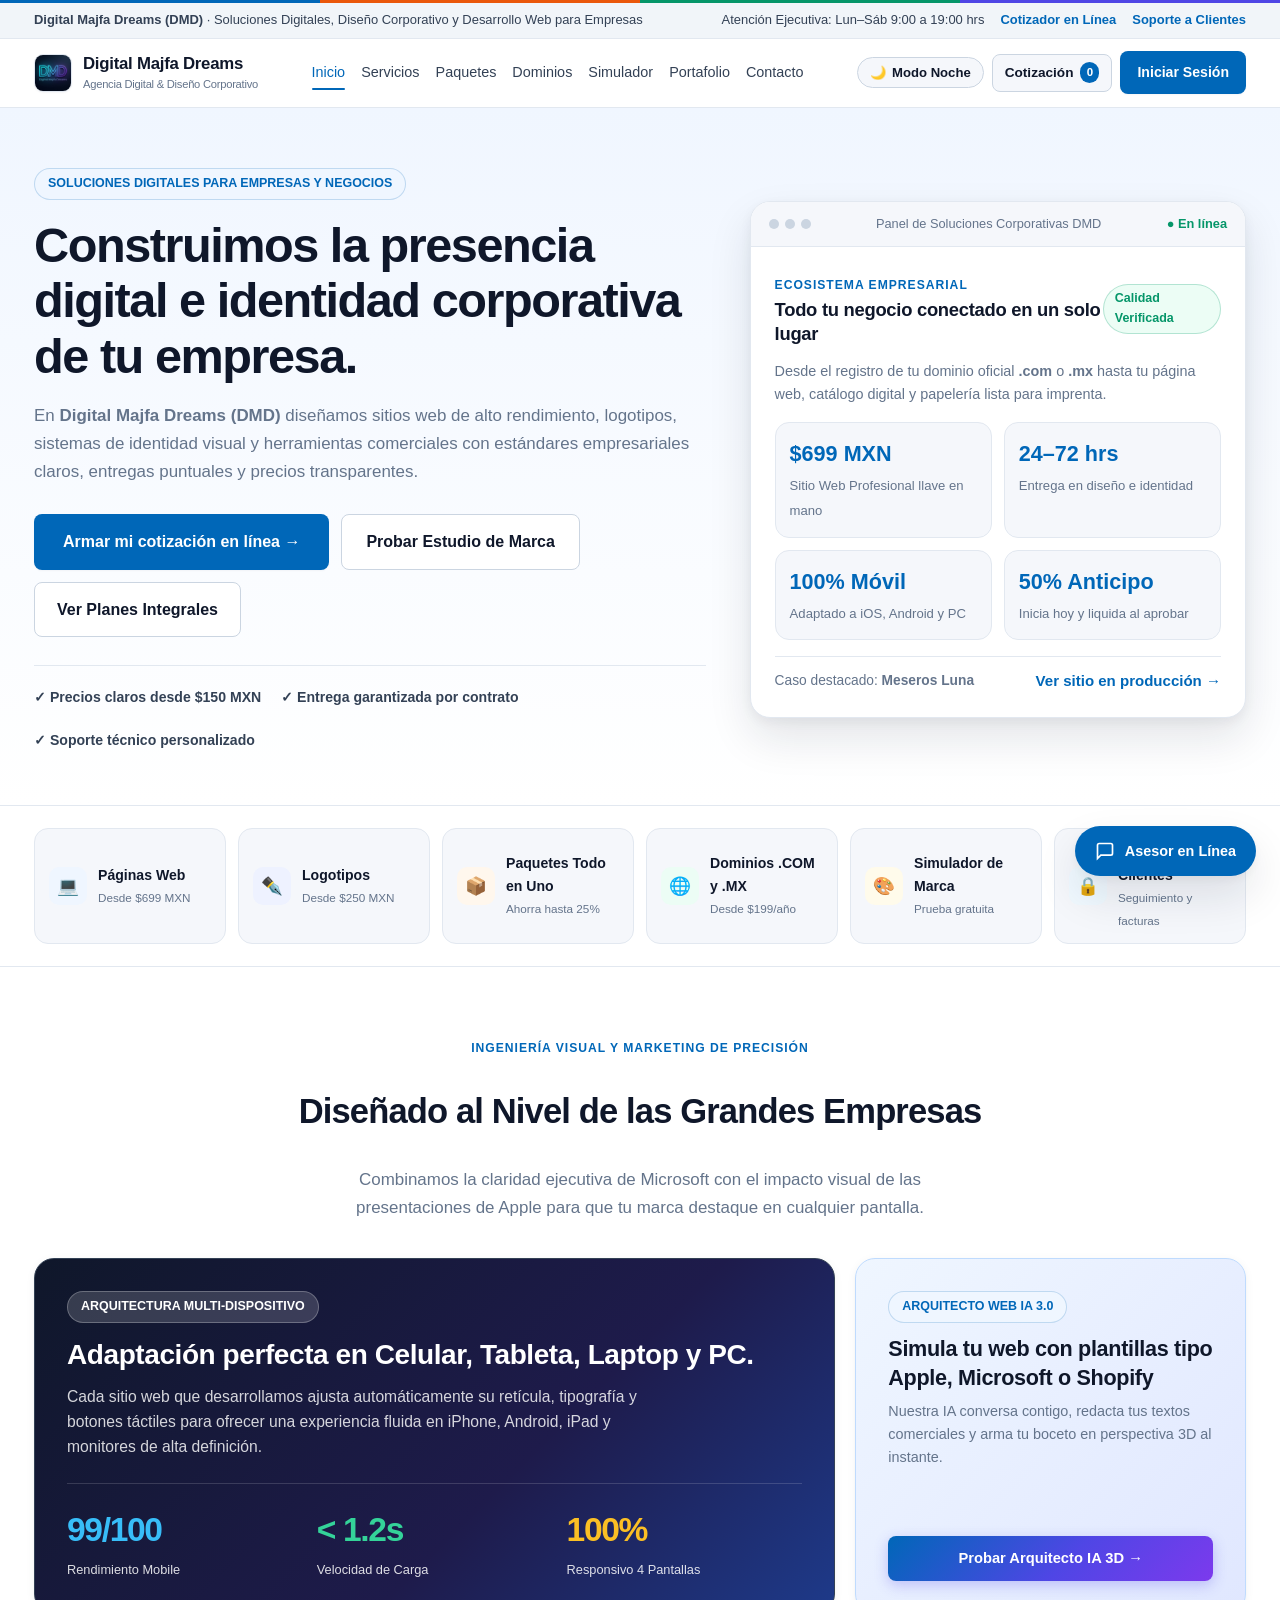
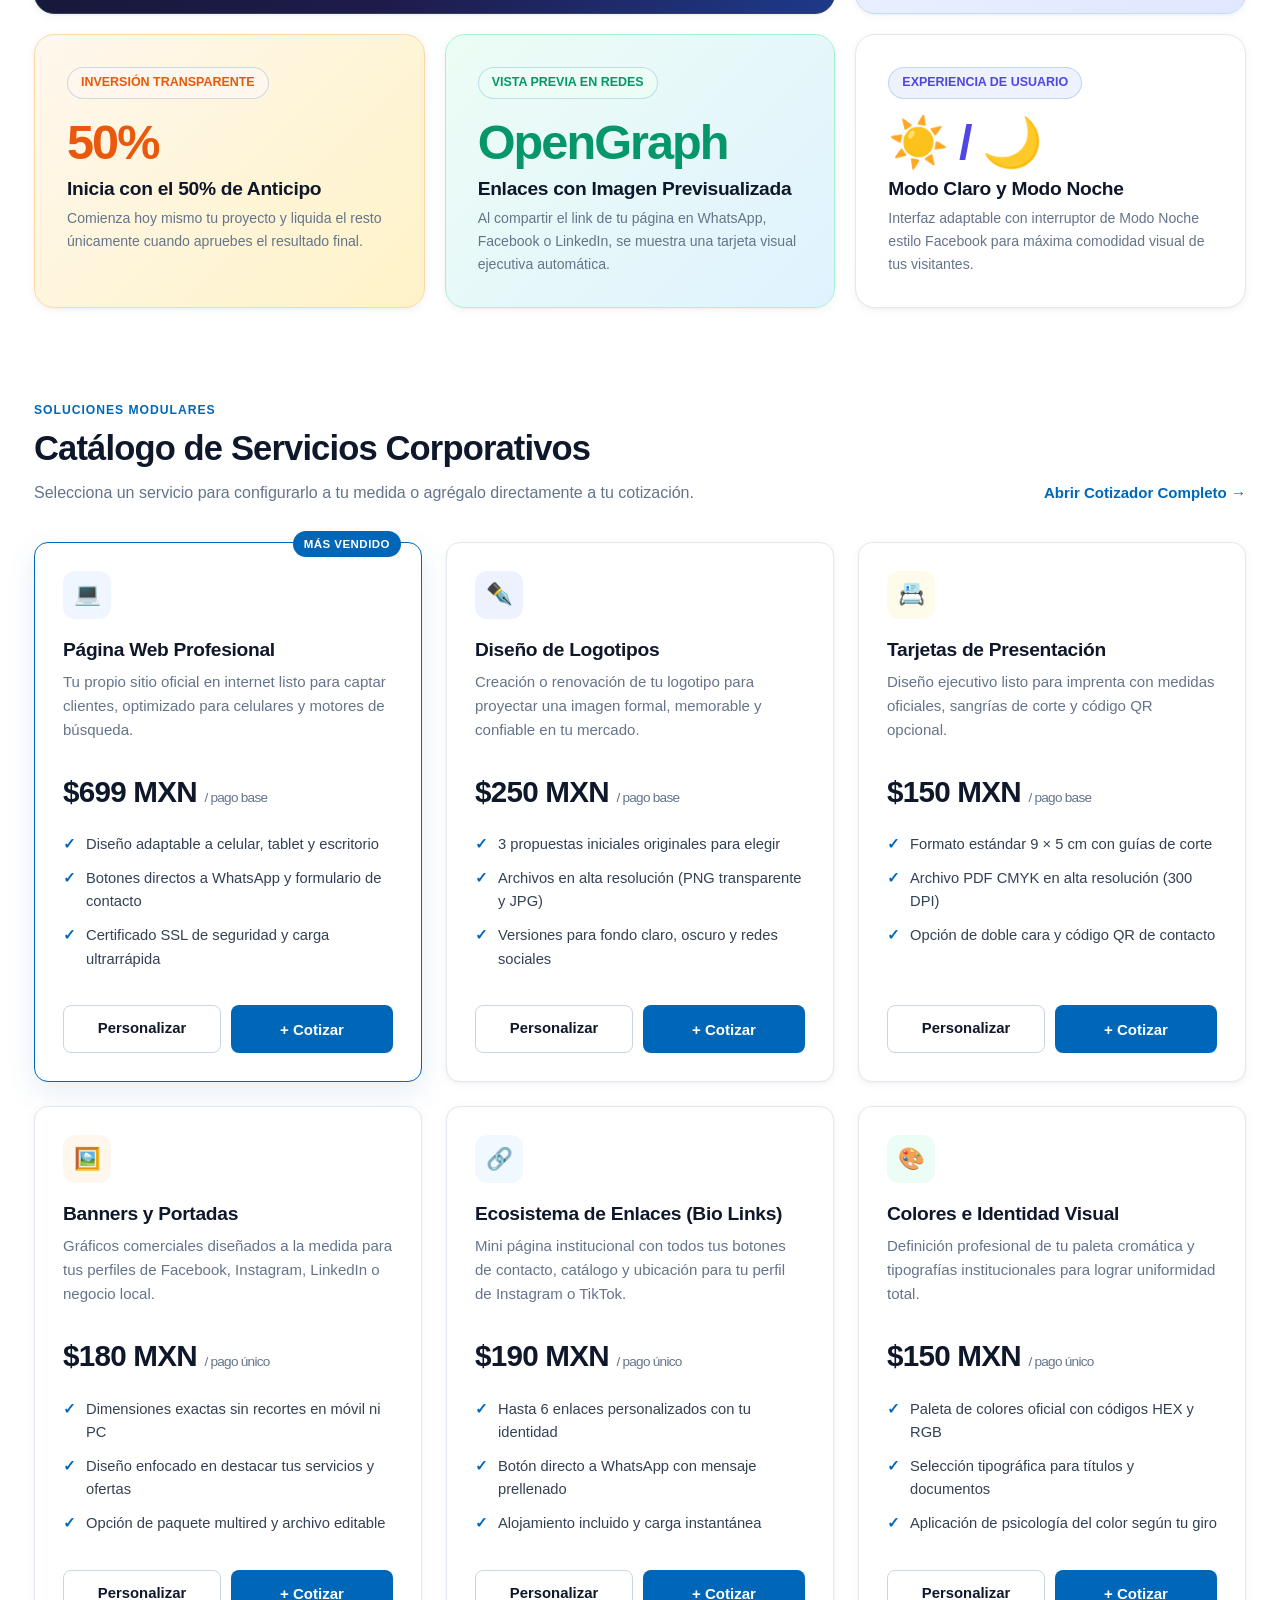
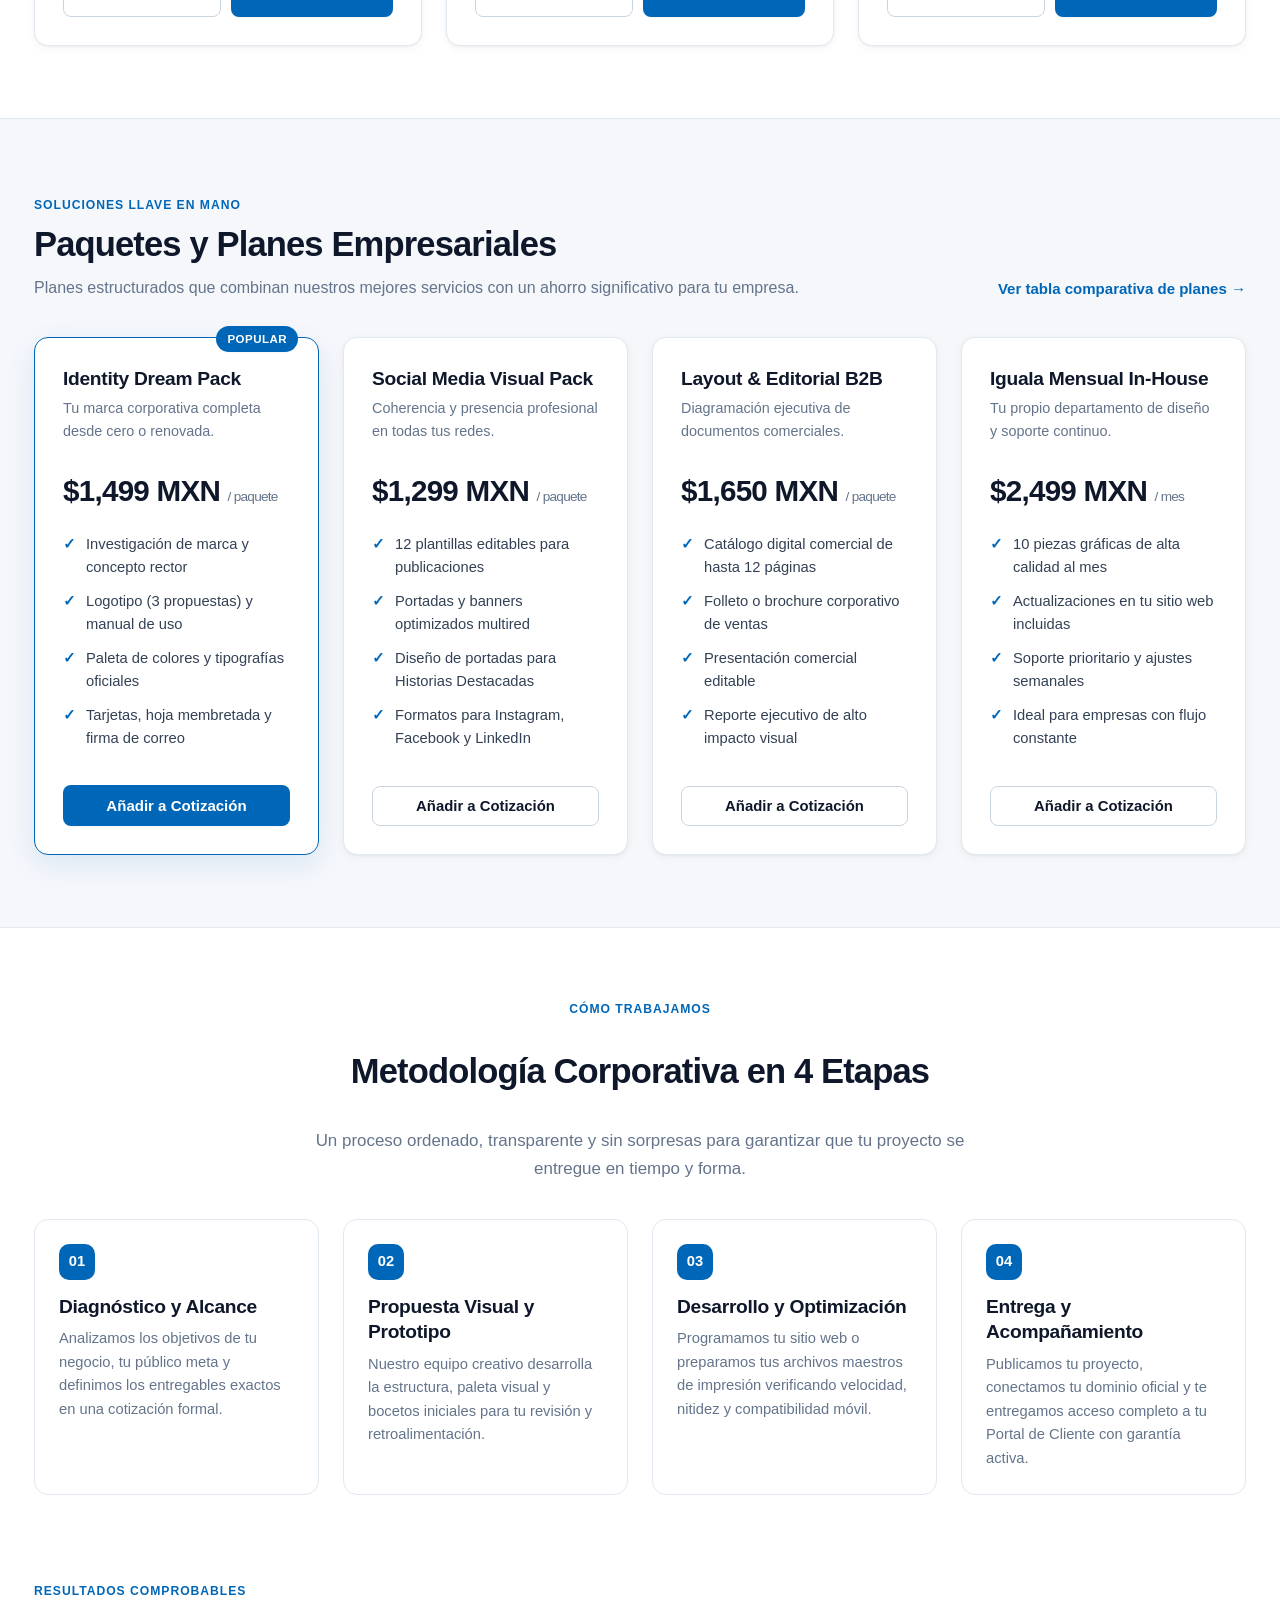
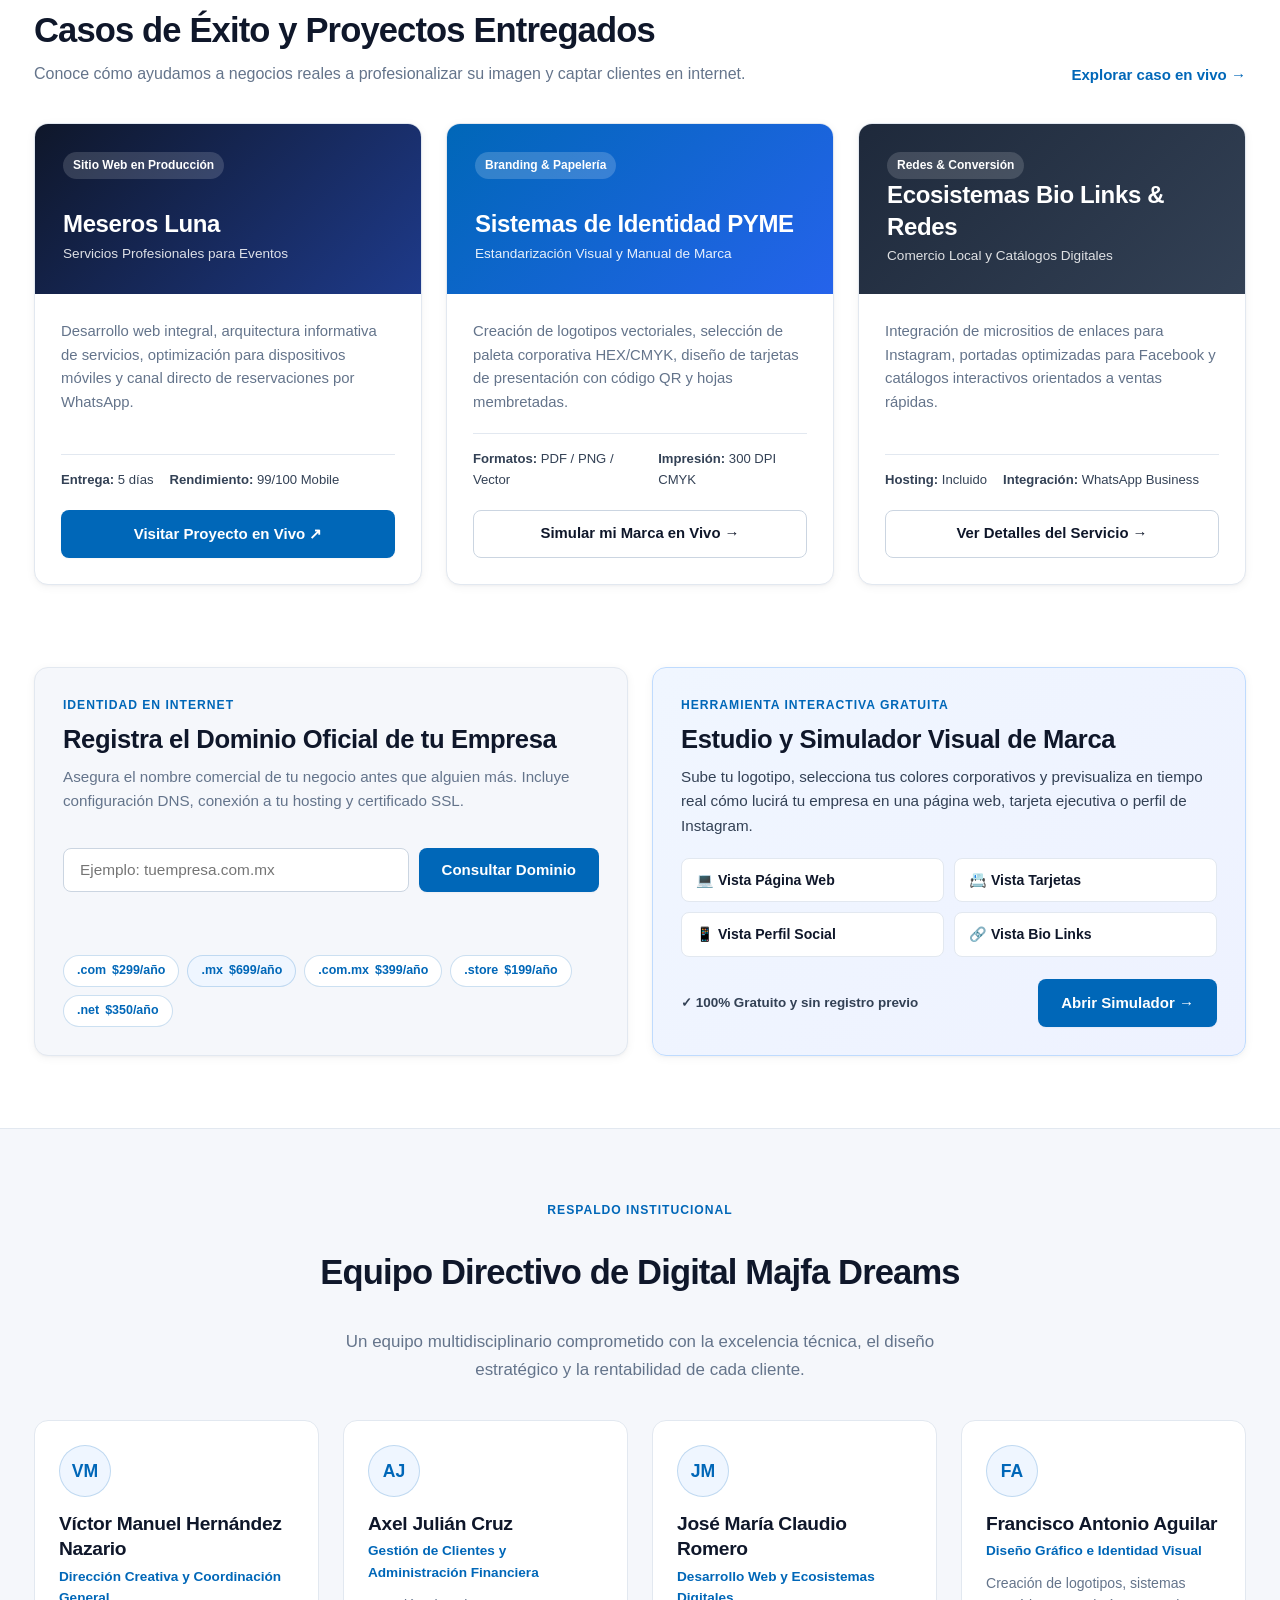
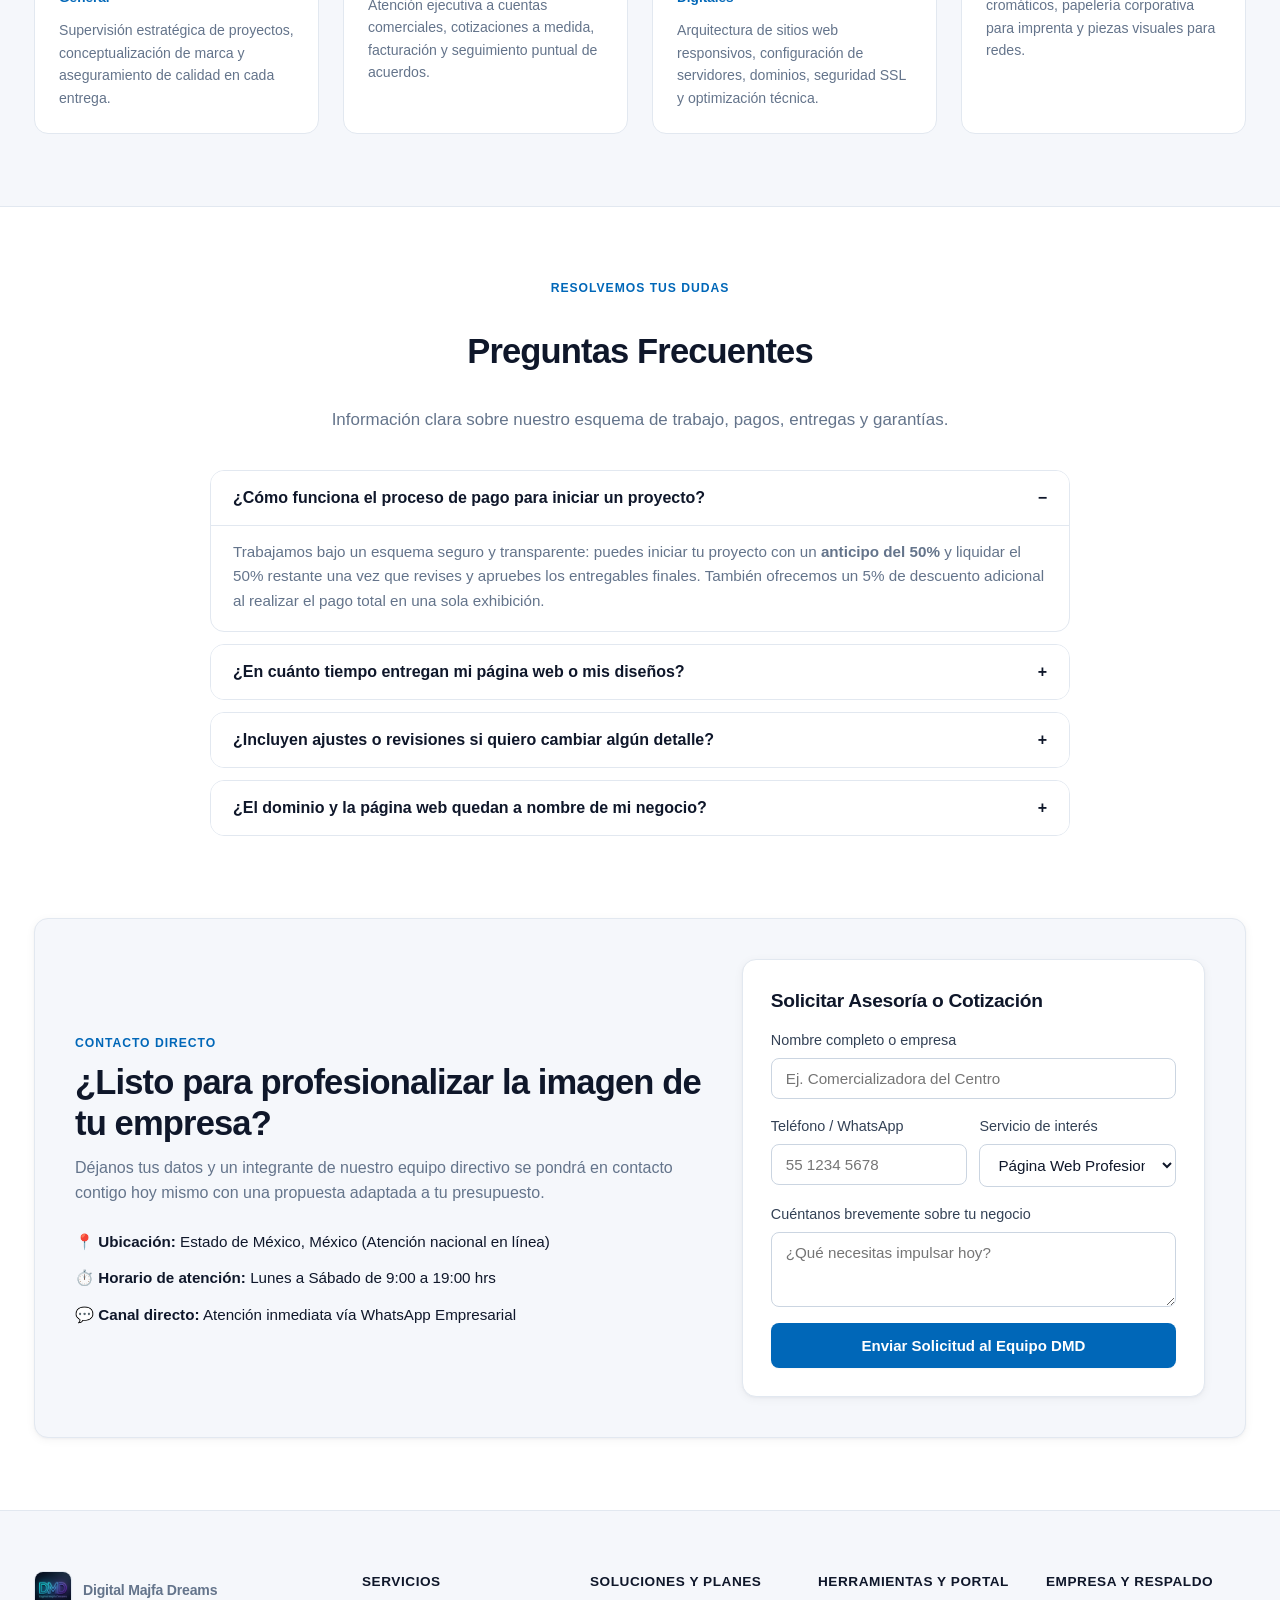
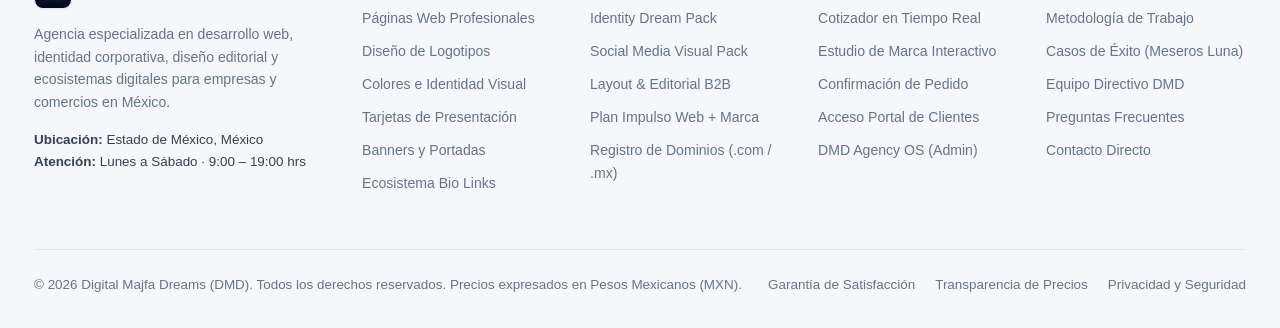
<file: index.html>
<!DOCTYPE html>
<html lang="es">
<head>
<meta charset="utf-8">
<meta name="viewport" content="width=device-width, initial-scale=1">
<title>Digital Majfa Dreams | Desarrollo Web, Identidad Corporativa y Marketing Digital</title>
<meta name="description" content="Agencia digital corporativa especializada en páginas web profesionales, diseño de logotipos, identidad visual, dominios y soluciones para empresas.">
<link rel="icon" href="WhatsApp Image 2026-09-17 at 10.40.30 PM.jpeg">
<meta property="og:type" content="website">
<meta property="og:site_name" content="Digital Majfa Dreams (DMD)">
<meta property="og:title" content="Digital Majfa Dreams | Desarrollo Web, Identidad Visual y Marketing Digital">
<meta property="og:description" content="Páginas web profesionales, diseño de logotipos, simulador con IA en 3D y dominios oficiales para empresas. Precios transparentes desde $150 MXN.">
<meta property="og:image" content="og-preview.png">
<meta property="og:image:width" content="1200">
<meta property="og:image:height" content="630">
<meta name="twitter:card" content="summary_large_image">
<meta name="twitter:title" content="Digital Majfa Dreams (DMD) | Agencia Digital Corporativa">
<meta name="twitter:description" content="Construimos la presencia digital e identidad corporativa de tu empresa. Prueba gratis nuestro Arquitecto Web IA 3D.">
<meta name="twitter:image" content="og-preview.png">
<meta name="theme-color" content="#0067b8">
<link rel="stylesheet" href="style.css">
</head>
<body>
<div class="ms-color-strip"></div>
<div class="topbar">
  <div class="wrap topbar-in">
    <div><strong>Digital Majfa Dreams (DMD)</strong> · Soluciones Digitales, Diseño Corporativo y Desarrollo Web para Empresas</div>
    <div class="topbar-links">
      <span>Atención Ejecutiva: Lun–Sáb 9:00 a 19:00 hrs</span>
      <a href="servicios.html">Cotizador en Línea</a>
      <a href="portal-cliente.html">Soporte a Clientes</a>
    </div>
  </div>
</div>

<nav class="nav" id="nav">
  <div class="wrap navin">
    <a class="brand" href="index.html">
      <img src="WhatsApp Image 2026-09-17 at 10.40.30 PM.jpeg" alt="DMD Logo">
      <div>
        <span>Digital Majfa Dreams</span>
        <small class="brand-sub">Agencia Digital &amp; Diseño Corporativo</small>
      </div>
    </a>
    <button class="menu-toggle" id="menuToggle" aria-label="Abrir menú">☰ <span class="menu-label">Menú</span></button>
    <div class="links" id="navLinks">
      <a href="index.html" class="on">Inicio</a>
      <a href="servicios.html" class="">Servicios</a>
      <a href="paquetes.html" class="">Paquetes</a>
      <a href="dominios.html" class="">Dominios</a>
      <a href="boceto.html" class="">Simulador</a>
      <a href="index.html#portafolio">Portafolio</a>
      <a href="index.html#contacto">Contacto</a>
    </div>
    <div class="acts2">
      <button type="button" class="theme-toggle-btn" onclick="toggleDarkMode()" title="Cambiar entre Modo Claro y Modo Noche">
        <span>🌙</span> <span class="theme-label">Modo Noche</span>
      </button>
      <a class="cart-pill" id="pill" href="servicios.html#aside" title="Ver servicios seleccionados">
        <span class="cart-label">Cotización</span>
        <span class="cart-count">0</span>
      </a>
      <a class="btn" id="portalBtn" href="login.html" style="padding: 9px 16px; font-size:0.88rem;">Iniciar Sesión</a>
      <a class="ghost" id="adminBtn" href="admin.html" style="display:none; padding: 9px 14px; font-size:0.86rem; border-color:var(--primary); color:var(--primary);">Panel Admin</a>
    </div>
  </div>
</nav>
<script src="script.js"></script>

<!-- HERO EJECUTIVO ESTILO MICROSOFT -->
<section class="hero-band">
  <div class="wrap hero-split">
    <div>
      <div class="pill" style="margin-bottom: 18px;">SOLUCIONES DIGITALES PARA EMPRESAS Y NEGOCIOS</div>
      <h1>Construimos la presencia digital e identidad corporativa de tu empresa.</h1>
      <p class="sub">
        En <strong>Digital Majfa Dreams (DMD)</strong> diseñamos sitios web de alto rendimiento, logotipos, sistemas de identidad visual y herramientas comerciales con estándares empresariales claros, entregas puntuales y precios transparentes.
      </p>
      <div class="hero-actions">
        <a class="btn" href="servicios.html" style="padding: 14px 28px; font-size: 1rem;">Armar mi cotización en línea →</a>
        <a class="ghost" href="boceto.html" style="padding: 14px 24px; font-size: 1rem;">Probar Estudio de Marca</a>
        <a class="ghost" href="paquetes.html" style="padding: 14px 22px; font-size: 1rem;">Ver Planes Integrales</a>
      </div>
      <div class="hero-trust">
        <span>✓ Precios claros desde $150 MXN</span>
        <span>✓ Entrega garantizada por contrato</span>
        <span>✓ Soporte técnico personalizado</span>
      </div>
    </div>

    <!-- PANEL VISUAL EJECUTIVO -->
    <div class="hero-showcase">
      <div class="showcase-bar">
        <div class="showcase-dots"><i></i><i></i><i></i></div>
        <span>Panel de Soluciones Corporativas DMD</span>
        <span style="color:var(--success); font-weight:600;">● En línea</span>
      </div>
      <div class="showcase-body">
        <div style="display:flex; justify-content:space-between; align-items:center; margin-bottom:14px;">
          <div>
            <span class="eyebrow" style="margin-bottom:2px;">Ecosistema Empresarial</span>
            <h3 style="font-size:1.15rem;">Todo tu negocio conectado en un solo lugar</h3>
          </div>
          <span class="status-badge">Calidad Verificada</span>
        </div>
        <p style="font-size:0.9rem; color:var(--mute); margin-bottom:16px;">
          Desde el registro de tu dominio oficial <b>.com</b> o <b>.mx</b> hasta tu página web, catálogo digital y papelería lista para imprenta.
        </p>
        <div class="kpi-mini-grid">
          <div class="kpi-mini">
            <strong>$699 MXN</strong>
            <span style="font-size:0.82rem; color:var(--mute);">Sitio Web Profesional llave en mano</span>
          </div>
          <div class="kpi-mini">
            <strong>24–72 hrs</strong>
            <span style="font-size:0.82rem; color:var(--mute);">Entrega en diseño e identidad</span>
          </div>
          <div class="kpi-mini">
            <strong>100% Móvil</strong>
            <span style="font-size:0.82rem; color:var(--mute);">Adaptado a iOS, Android y PC</span>
          </div>
          <div class="kpi-mini">
            <strong>50% Anticipo</strong>
            <span style="font-size:0.82rem; color:var(--mute);">Inicia hoy y liquida al aprobar</span>
          </div>
        </div>
        <div style="display:flex; justify-content:space-between; align-items:center; padding-top:12px; border-top:1px solid var(--line); font-size:0.86rem;">
          <span class="mute">Caso destacado: <strong>Meseros Luna</strong></span>
          <a href="https://digital-majfa-dreams-dmd.github.io/paginaLuna/" target="_blank" rel="noopener" class="link-arrow">Ver sitio en producción →</a>
        </div>
      </div>
    </div>
  </div>
</section>

<!-- BARRA DE ACCESOS RÁPIDOS ESTILO MICROSOFT -->
<section class="quick-links-bar">
  <div class="wrap quick-links-grid">
    <a href="web.html" class="quick-link-item">
      <div class="quick-icon tone-blue">💻</div>
      <div>
        <div>Páginas Web</div>
        <small style="color:var(--mute); font-weight:400;">Desde $699 MXN</small>
      </div>
    </a>
    <a href="logo.html" class="quick-link-item">
      <div class="quick-icon tone-indigo">✒️</div>
      <div>
        <div>Logotipos</div>
        <small style="color:var(--mute); font-weight:400;">Desde $250 MXN</small>
      </div>
    </a>
    <a href="paquetes.html" class="quick-link-item">
      <div class="quick-icon tone-coral">📦</div>
      <div>
        <div>Paquetes Todo en Uno</div>
        <small style="color:var(--mute); font-weight:400;">Ahorra hasta 25%</small>
      </div>
    </a>
    <a href="dominios.html" class="quick-link-item">
      <div class="quick-icon tone-emerald">🌐</div>
      <div>
        <div>Dominios .COM y .MX</div>
        <small style="color:var(--mute); font-weight:400;">Desde $199/año</small>
      </div>
    </a>
    <a href="boceto.html" class="quick-link-item">
      <div class="quick-icon tone-amber">🎨</div>
      <div>
        <div>Simulador de Marca</div>
        <small style="color:var(--mute); font-weight:400;">Prueba gratuita</small>
      </div>
    </a>
    <a href="portal-cliente.html" class="quick-link-item">
      <div class="quick-icon tone-sky">🔒</div>
      <div>
        <div>Portal de Clientes</div>
        <small style="color:var(--mute); font-weight:400;">Seguimiento y facturas</small>
      </div>
    </a>
  </div>
</section>

<div class="wrap">

  <!-- PRESENTACIÓN BENTO GRID ESTILO APPLE KEYNOTE + MICROSOFT -->
  <section class="band" style="padding-bottom: 16px;">
    <div class="section-header center">
      <span class="eyebrow">Ingeniería Visual y Marketing de Precisión</span>
      <h2>Diseñado al Nivel de las Grandes Empresas</h2>
      <p class="sub" style="margin-bottom:0;">
        Combinamos la claridad ejecutiva de Microsoft con el impacto visual de las presentaciones de Apple para que tu marca destaque en cualquier pantalla.
      </p>
    </div>

    <div class="bento-grid">
      <!-- Tarjeta Principal Apple Keynote (8 columnas) -->
      <div class="bento-card bento-span-8 bento-apple-dark">
        <div>
          <span class="pill" style="background:rgba(255,255,255,0.16); color:#fff; border-color:rgba(255,255,255,0.25); margin-bottom:14px;">ARQUITECTURA MULTI-DISPOSITIVO</span>
          <h3 style="font-size:1.75rem; margin-bottom:10px;">Adaptación perfecta en Celular, Tableta, Laptop y PC.</h3>
          <p style="font-size:0.98rem; max-width:580px; margin-bottom:24px;">
            Cada sitio web que desarrollamos ajusta automáticamente su retícula, tipografía y botones táctiles para ofrecer una experiencia fluida en iPhone, Android, iPad y monitores de alta definición.
          </p>
        </div>
        <div style="display:grid; grid-template-columns:repeat(auto-fit, minmax(150px, 1fr)); gap:14px; padding-top:20px; border-top:1px solid rgba(255,255,255,0.15);">
          <div>
            <div class="bento-metric" style="font-size:2.1rem; color:#38bdf8 !important;">99/100</div>
            <span style="font-size:0.8rem; opacity:0.85;">Rendimiento Mobile</span>
          </div>
          <div>
            <div class="bento-metric" style="font-size:2.1rem; color:#34d399 !important;">&lt; 1.2s</div>
            <span style="font-size:0.8rem; opacity:0.85;">Velocidad de Carga</span>
          </div>
          <div>
            <div class="bento-metric" style="font-size:2.1rem; color:#fbbf24 !important;">100%</div>
            <span style="font-size:0.8rem; opacity:0.85;">Responsivo 4 Pantallas</span>
          </div>
        </div>
      </div>

      <!-- Tarjeta Lateral Azul (4 columnas) -->
      <div class="bento-card bento-span-4 bento-apple-blue">
        <div>
          <span class="pill" style="margin-bottom:12px;">ARQUITECTO WEB IA 3.0</span>
          <h3 style="font-size:1.35rem; margin-bottom:8px;">Simula tu web con plantillas tipo Apple, Microsoft o Shopify</h3>
          <p class="mute" style="font-size:0.9rem; margin-bottom:18px;">
            Nuestra IA conversa contigo, redacta tus textos comerciales y arma tu boceto en perspectiva 3D al instante.
          </p>
        </div>
        <a href="boceto.html" class="btn-ai" style="width:100%;">Probar Arquitecto IA 3D →</a>
      </div>

      <!-- Fila Inferior: 3 Tarjetas de 4 Columnas con Acentos de Color -->
      <div class="bento-card bento-span-4 bento-apple-warm">
        <div>
          <span class="pill tone-coral" style="margin-bottom:10px;">INVERSIÓN TRANSPARENTE</span>
          <div class="bento-metric" style="color:var(--ms-coral);">50%</div>
          <h3 style="margin-bottom:6px;">Inicia con el 50% de Anticipo</h3>
          <p class="mute" style="font-size:0.88rem;">
            Comienza hoy mismo tu proyecto y liquida el resto únicamente cuando apruebes el resultado final.
          </p>
        </div>
      </div>

      <div class="bento-card bento-span-4 bento-apple-mint">
        <div>
          <span class="pill tone-emerald" style="margin-bottom:10px;">VISTA PREVIA EN REDES</span>
          <div class="bento-metric" style="color:var(--ms-emerald);">OpenGraph</div>
          <h3 style="margin-bottom:6px;">Enlaces con Imagen Previsualizada</h3>
          <p class="mute" style="font-size:0.88rem;">
            Al compartir el link de tu página en WhatsApp, Facebook o LinkedIn, se muestra una tarjeta visual ejecutiva automática.
          </p>
        </div>
      </div>

      <div class="bento-card bento-span-4">
        <div>
          <span class="pill tone-indigo" style="margin-bottom:10px;">EXPERIENCIA DE USUARIO</span>
          <div class="bento-metric" style="color:var(--accent);">☀️ / 🌙</div>
          <h3 style="margin-bottom:6px;">Modo Claro y Modo Noche</h3>
          <p class="mute" style="font-size:0.88rem;">
            Interfaz adaptable con interruptor de Modo Noche estilo Facebook para máxima comodidad visual de tus visitantes.
          </p>
        </div>
      </div>
    </div>
  </section>

  <!-- CATÁLOGO DE SERVICIOS INDIVIDUALES -->
  <section class="band">
    <div class="section-header">
      <div>
        <span class="eyebrow">Soluciones modulares</span>
        <h2>Catálogo de Servicios Corporativos</h2>
        <p class="mute" style="margin:0;">Selecciona un servicio para configurarlo a tu medida o agrégalo directamente a tu cotización.</p>
      </div>
      <a href="servicios.html" class="link-arrow">Abrir Cotizador Completo →</a>
    </div>

    <div class="grid">
      <!-- 1. Página Web -->
      <article class="card card-featured">
        <span class="card-badge">Más Vendido</span>
        <div class="service-icon tone-blue">💻</div>
        <h3>Página Web Profesional</h3>
        <p class="mute" style="margin:8px 0 12px; font-size:0.94rem;">Tu propio sitio oficial en internet listo para captar clientes, optimizado para celulares y motores de búsqueda.</p>
        <div class="price-tag">$699 MXN <small>/ pago base</small></div>
        <ul class="feature-list">
          <li>Diseño adaptable a celular, tablet y escritorio</li>
          <li>Botones directos a WhatsApp y formulario de contacto</li>
          <li>Certificado SSL de seguridad y carga ultrarrápida</li>
        </ul>
        <div class="card-actions">
          <a href="web.html" class="ghost" style="flex:1;">Personalizar</a>
          <button type="button" class="btn" style="flex:1;" onclick="addItemToCart('Página Web Profesional', 699)">+ Cotizar</button>
        </div>
      </article>

      <!-- 2. Diseño de Logotipos -->
      <article class="card">
        <div class="service-icon tone-indigo">✒️</div>
        <h3>Diseño de Logotipos</h3>
        <p class="mute" style="margin:8px 0 12px; font-size:0.94rem;">Creación o renovación de tu logotipo para proyectar una imagen formal, memorable y confiable en tu mercado.</p>
        <div class="price-tag">$250 MXN <small>/ pago base</small></div>
        <ul class="feature-list">
          <li>3 propuestas iniciales originales para elegir</li>
          <li>Archivos en alta resolución (PNG transparente y JPG)</li>
          <li>Versiones para fondo claro, oscuro y redes sociales</li>
        </ul>
        <div class="card-actions">
          <a href="logo.html" class="ghost" style="flex:1;">Personalizar</a>
          <button type="button" class="btn" style="flex:1;" onclick="addItemToCart('Diseño de Logotipo', 250)">+ Cotizar</button>
        </div>
      </article>

      <!-- 3. Tarjetas de Presentación -->
      <article class="card">
        <div class="service-icon tone-amber">📇</div>
        <h3>Tarjetas de Presentación</h3>
        <p class="mute" style="margin:8px 0 12px; font-size:0.94rem;">Diseño ejecutivo listo para imprenta con medidas oficiales, sangrías de corte y código QR opcional.</p>
        <div class="price-tag">$150 MXN <small>/ pago base</small></div>
        <ul class="feature-list">
          <li>Formato estándar 9 × 5 cm con guías de corte</li>
          <li>Archivo PDF CMYK en alta resolución (300 DPI)</li>
          <li>Opción de doble cara y código QR de contacto</li>
        </ul>
        <div class="card-actions">
          <a href="tarjetas.html" class="ghost" style="flex:1;">Personalizar</a>
          <button type="button" class="btn" style="flex:1;" onclick="addItemToCart('Tarjetas de Presentación', 150)">+ Cotizar</button>
        </div>
      </article>

      <!-- 4. Banners y Portadas -->
      <article class="card">
        <div class="service-icon tone-coral">🖼️</div>
        <h3>Banners y Portadas</h3>
        <p class="mute" style="margin:8px 0 12px; font-size:0.94rem;">Gráficos comerciales diseñados a la medida para tus perfiles de Facebook, Instagram, LinkedIn o negocio local.</p>
        <div class="price-tag">$180 MXN <small>/ pago único</small></div>
        <ul class="feature-list">
          <li>Dimensiones exactas sin recortes en móvil ni PC</li>
          <li>Diseño enfocado en destacar tus servicios y ofertas</li>
          <li>Opción de paquete multired y archivo editable</li>
        </ul>
        <div class="card-actions">
          <a href="banners.html" class="ghost" style="flex:1;">Personalizar</a>
          <button type="button" class="btn" style="flex:1;" onclick="addItemToCart('Banners y Portadas', 180)">+ Cotizar</button>
        </div>
      </article>

      <!-- 5. Ecosistema de Enlaces -->
      <article class="card">
        <div class="service-icon tone-sky">🔗</div>
        <h3>Ecosistema de Enlaces (Bio Links)</h3>
        <p class="mute" style="margin:8px 0 12px; font-size:0.94rem;">Mini página institucional con todos tus botones de contacto, catálogo y ubicación para tu perfil de Instagram o TikTok.</p>
        <div class="price-tag">$190 MXN <small>/ pago único</small></div>
        <ul class="feature-list">
          <li>Hasta 6 enlaces personalizados con tu identidad</li>
          <li>Botón directo a WhatsApp con mensaje prellenado</li>
          <li>Alojamiento incluido y carga instantánea</li>
        </ul>
        <div class="card-actions">
          <a href="enlaces.html" class="ghost" style="flex:1;">Personalizar</a>
          <button type="button" class="btn" style="flex:1;" onclick="addItemToCart('Ecosistema Bio Links', 190)">+ Cotizar</button>
        </div>
      </article>

      <!-- 6. Colores e Identidad Visual -->
      <article class="card">
        <div class="service-icon tone-emerald">🎨</div>
        <h3>Colores e Identidad Visual</h3>
        <p class="mute" style="margin:8px 0 12px; font-size:0.94rem;">Definición profesional de tu paleta cromática y tipografías institucionales para lograr uniformidad total.</p>
        <div class="price-tag">$150 MXN <small>/ pago único</small></div>
        <ul class="feature-list">
          <li>Paleta de colores oficial con códigos HEX y RGB</li>
          <li>Selección tipográfica para títulos y documentos</li>
          <li>Aplicación de psicología del color según tu giro</li>
        </ul>
        <div class="card-actions">
          <a href="identidad.html" class="ghost" style="flex:1;">Personalizar</a>
          <button type="button" class="btn" style="flex:1;" onclick="addItemToCart('Colores e Identidad Visual', 150)">+ Cotizar</button>
        </div>
      </article>
    </div>
  </section>
</div>

<!-- PAQUETES INTEGRALES EN BANDA ALTERNA -->
<section class="band band-alt">
  <div class="wrap">
    <div class="section-header">
      <div>
        <span class="eyebrow">Soluciones Llave en Mano</span>
        <h2>Paquetes y Planes Empresariales</h2>
        <p class="mute" style="margin:0;">Planes estructurados que combinan nuestros mejores servicios con un ahorro significativo para tu empresa.</p>
      </div>
      <a href="paquetes.html" class="link-arrow">Ver tabla comparativa de planes →</a>
    </div>

    <div class="grid-4">
      <article class="card card-featured">
        <span class="card-badge">Popular</span>
        <h3>Identity Dream Pack</h3>
        <p class="mute" style="font-size:0.9rem; margin:6px 0 10px;">Tu marca corporativa completa desde cero o renovada.</p>
        <div class="price-tag">$1,499 MXN <small>/ paquete</small></div>
        <ul class="feature-list">
          <li>Investigación de marca y concepto rector</li>
          <li>Logotipo (3 propuestas) y manual de uso</li>
          <li>Paleta de colores y tipografías oficiales</li>
          <li>Tarjetas, hoja membretada y firma de correo</li>
        </ul>
        <div class="card-actions">
          <button class="btn" style="width:100%;" onclick="addItemToCart('Paquete: Identity Dream Pack', 1499)">Añadir a Cotización</button>
        </div>
      </article>

      <article class="card">
        <h3>Social Media Visual Pack</h3>
        <p class="mute" style="font-size:0.9rem; margin:6px 0 10px;">Coherencia y presencia profesional en todas tus redes.</p>
        <div class="price-tag">$1,299 MXN <small>/ paquete</small></div>
        <ul class="feature-list">
          <li>12 plantillas editables para publicaciones</li>
          <li>Portadas y banners optimizados multired</li>
          <li>Diseño de portadas para Historias Destacadas</li>
          <li>Formatos para Instagram, Facebook y LinkedIn</li>
        </ul>
        <div class="card-actions">
          <button class="ghost" style="width:100%;" onclick="addItemToCart('Paquete: Social Media Visual Pack', 1299)">Añadir a Cotización</button>
        </div>
      </article>

      <article class="card">
        <h3>Layout &amp; Editorial B2B</h3>
        <p class="mute" style="font-size:0.9rem; margin:6px 0 10px;">Diagramación ejecutiva de documentos comerciales.</p>
        <div class="price-tag">$1,650 MXN <small>/ paquete</small></div>
        <ul class="feature-list">
          <li>Catálogo digital comercial de hasta 12 páginas</li>
          <li>Folleto o brochure corporativo de ventas</li>
          <li>Presentación comercial editable</li>
          <li>Reporte ejecutivo de alto impacto visual</li>
        </ul>
        <div class="card-actions">
          <button class="ghost" style="width:100%;" onclick="addItemToCart('Paquete: Layout & Editorial B2B', 1650)">Añadir a Cotización</button>
        </div>
      </article>

      <article class="card">
        <h3>Iguala Mensual In-House</h3>
        <p class="mute" style="font-size:0.9rem; margin:6px 0 10px;">Tu propio departamento de diseño y soporte continuo.</p>
        <div class="price-tag">$2,499 MXN <small>/ mes</small></div>
        <ul class="feature-list">
          <li>10 piezas gráficas de alta calidad al mes</li>
          <li>Actualizaciones en tu sitio web incluidas</li>
          <li>Soporte prioritario y ajustes semanales</li>
          <li>Ideal para empresas con flujo constante</li>
        </ul>
        <div class="card-actions">
          <button class="ghost" style="width:100%;" onclick="addItemToCart('Plan: Iguala Mensual In-House', 2499)">Añadir a Cotización</button>
        </div>
      </article>
    </div>
  </div>
</section>

<div class="wrap">
  <!-- METODOLOGÍA DE TRABAJO (4 PASOS) -->
  <section class="band" id="proceso">
    <div class="section-header center">
      <span class="eyebrow">Cómo Trabajamos</span>
      <h2>Metodología Corporativa en 4 Etapas</h2>
      <p class="sub" style="margin-bottom:0;">Un proceso ordenado, transparente y sin sorpresas para garantizar que tu proyecto se entregue en tiempo y forma.</p>
    </div>

    <div class="grid-4">
      <div class="step-card">
        <div class="step-num">01</div>
        <h3 style="margin-bottom:8px;">Diagnóstico y Alcance</h3>
        <p class="mute" style="font-size:0.92rem;">Analizamos los objetivos de tu negocio, tu público meta y definimos los entregables exactos en una cotización formal.</p>
      </div>
      <div class="step-card">
        <div class="step-num">02</div>
        <h3 style="margin-bottom:8px;">Propuesta Visual y Prototipo</h3>
        <p class="mute" style="font-size:0.92rem;">Nuestro equipo creativo desarrolla la estructura, paleta visual y bocetos iniciales para tu revisión y retroalimentación.</p>
      </div>
      <div class="step-card">
        <div class="step-num">03</div>
        <h3 style="margin-bottom:8px;">Desarrollo y Optimización</h3>
        <p class="mute" style="font-size:0.92rem;">Programamos tu sitio web o preparamos tus archivos maestros de impresión verificando velocidad, nitidez y compatibilidad móvil.</p>
      </div>
      <div class="step-card">
        <div class="step-num">04</div>
        <h3 style="margin-bottom:8px;">Entrega y Acompañamiento</h3>
        <p class="mute" style="font-size:0.92rem;">Publicamos tu proyecto, conectamos tu dominio oficial y te entregamos acceso completo a tu Portal de Cliente con garantía activa.</p>
      </div>
    </div>
  </section>

  <!-- PORTAFOLIO Y CASOS DE ÉXITO -->
  <section class="band" id="portafolio" style="padding-top:10px;">
    <div class="section-header">
      <div>
        <span class="eyebrow">Resultados Comprobables</span>
        <h2>Casos de Éxito y Proyectos Entregados</h2>
        <p class="mute" style="margin:0;">Conoce cómo ayudamos a negocios reales a profesionalizar su imagen y captar clientes en internet.</p>
      </div>
      <a href="https://digital-majfa-dreams-dmd.github.io/paginaLuna/" target="_blank" rel="noopener" class="link-arrow">Explorar caso en vivo →</a>
    </div>

    <div class="grid">
      <!-- Caso Real 1: Meseros Luna -->
      <article class="card" style="padding:0; overflow:hidden;">
        <div style="background: linear-gradient(135deg, #0f172a 0%, #1e3a8a 100%); height:170px; padding:28px; display:flex; flex-direction:column; justify-content:space-between; color:#fff;">
          <span style="background:rgba(255,255,255,0.15); padding:4px 10px; border-radius:99px; font-size:0.75rem; font-weight:600; width:fit-content;">Sitio Web en Producción</span>
          <div>
            <h3 style="color:#fff; font-size:1.5rem;">Meseros Luna</h3>
            <span style="font-size:0.85rem; opacity:0.85;">Servicios Profesionales para Eventos</span>
          </div>
        </div>
        <div style="padding:26px; display:flex; flex-direction:column; flex:1;">
          <p class="mute" style="font-size:0.93rem; margin-bottom:18px; flex:1;">
            Desarrollo web integral, arquitectura informativa de servicios, optimización para dispositivos móviles y canal directo de reservaciones por WhatsApp.
          </p>
          <div style="display:flex; gap:16px; margin-bottom:20px; font-size:0.82rem; color:var(--text-secondary); border-top:1px solid var(--line); padding-top:14px;">
            <span><strong>Entrega:</strong> 5 días</span>
            <span><strong>Rendimiento:</strong> 99/100 Mobile</span>
          </div>
          <a class="btn" href="https://digital-majfa-dreams-dmd.github.io/paginaLuna/" target="_blank" rel="noopener" style="width:100%;">Visitar Proyecto en Vivo ↗</a>
        </div>
      </article>

      <!-- Caso Demostrativo 2: Identidad Corporativa -->
      <article class="card" style="padding:0; overflow:hidden;">
        <div style="background: linear-gradient(135deg, #0067b8 0%, #2563eb 100%); height:170px; padding:28px; display:flex; flex-direction:column; justify-content:space-between; color:#fff;">
          <span style="background:rgba(255,255,255,0.18); padding:4px 10px; border-radius:99px; font-size:0.75rem; font-weight:600; width:fit-content;">Branding &amp; Papelería</span>
          <div>
            <h3 style="color:#fff; font-size:1.5rem;">Sistemas de Identidad PYME</h3>
            <span style="font-size:0.85rem; opacity:0.9;">Estandarización Visual y Manual de Marca</span>
          </div>
        </div>
        <div style="padding:26px; display:flex; flex-direction:column; flex:1;">
          <p class="mute" style="font-size:0.93rem; margin-bottom:18px; flex:1;">
            Creación de logotipos vectoriales, selección de paleta corporativa HEX/CMYK, diseño de tarjetas de presentación con código QR y hojas membretadas.
          </p>
          <div style="display:flex; gap:16px; margin-bottom:20px; font-size:0.82rem; color:var(--text-secondary); border-top:1px solid var(--line); padding-top:14px;">
            <span><strong>Formatos:</strong> PDF / PNG / Vector</span>
            <span><strong>Impresión:</strong> 300 DPI CMYK</span>
          </div>
          <a class="ghost" href="boceto.html" style="width:100%;">Simular mi Marca en Vivo →</a>
        </div>
      </article>

      <!-- Caso Demostrativo 3: Ecosistemas de Conversión -->
      <article class="card" style="padding:0; overflow:hidden;">
        <div style="background: linear-gradient(135deg, #1e293b 0%, #334155 100%); height:170px; padding:28px; display:flex; flex-direction:column; justify-content:space-between; color:#fff;">
          <span style="background:rgba(255,255,255,0.15); padding:4px 10px; border-radius:99px; font-size:0.75rem; font-weight:600; width:fit-content;">Redes &amp; Conversión</span>
          <div>
            <h3 style="color:#fff; font-size:1.5rem;">Ecosistemas Bio Links &amp; Redes</h3>
            <span style="font-size:0.85rem; opacity:0.85;">Comercio Local y Catálogos Digitales</span>
          </div>
        </div>
        <div style="padding:26px; display:flex; flex-direction:column; flex:1;">
          <p class="mute" style="font-size:0.93rem; margin-bottom:18px; flex:1;">
            Integración de micrositios de enlaces para Instagram, portadas optimizadas para Facebook y catálogos interactivos orientados a ventas rápidas.
          </p>
          <div style="display:flex; gap:16px; margin-bottom:20px; font-size:0.82rem; color:var(--text-secondary); border-top:1px solid var(--line); padding-top:14px;">
            <span><strong>Hosting:</strong> Incluido</span>
            <span><strong>Integración:</strong> WhatsApp Business</span>
          </div>
          <a class="ghost" href="enlaces.html" style="width:100%;">Ver Detalles del Servicio →</a>
        </div>
      </article>
    </div>
  </section>

  <!-- BUSCADOR DE DOMINIOS Y ESTUDIO IA EN DOS COLUMNAS -->
  <section class="band" style="padding-top:10px;">
    <div class="grid" style="grid-template-columns: repeat(auto-fit, minmax(260px, 1fr));">
      <!-- Tarjeta Dominios -->
      <div class="card" style="background:var(--bg-alt);">
        <span class="eyebrow">Identidad en Internet</span>
        <h3 style="font-size:1.6rem; margin-bottom:8px;">Registra el Dominio Oficial de tu Empresa</h3>
        <p class="mute" style="font-size:0.95rem; margin-bottom:16px;">
          Asegura el nombre comercial de tu negocio antes que alguien más. Incluye configuración DNS, conexión a tu hosting y certificado SSL.
        </p>
        <div class="quick-search" style="margin-bottom:20px;">
          <input type="text" id="quickDomainIndex" placeholder="Ejemplo: tuempresa.com.mx" onkeypress="if(event.key==='Enter') searchQuickDomainIndex()">
          <button class="btn" onclick="searchQuickDomainIndex()">Consultar Dominio</button>
        </div>
        <div style="display:flex; gap:8px; flex-wrap:wrap; margin-top:auto;">
          <span class="pill" style="background:#fff;"><b>.com</b> $299/año</span>
          <span class="pill"><b>.mx</b> $699/año</span>
          <span class="pill" style="background:#fff;"><b>.com.mx</b> $399/año</span>
          <span class="pill" style="background:#fff;"><b>.store</b> $199/año</span>
          <span class="pill" style="background:#fff;"><b>.net</b> $350/año</span>
        </div>
      </div>

      <!-- Tarjeta Estudio de Marca -->
      <div class="card animated-gradient-card">
        <span class="eyebrow">Herramienta Interactiva Gratuita</span>
        <h3 style="font-size:1.6rem; margin-bottom:8px;">Estudio y Simulador Visual de Marca</h3>
        <p style="color:var(--text-secondary); font-size:0.95rem; margin-bottom:20px;">
          Sube tu logotipo, selecciona tus colores corporativos y previsualiza en tiempo real cómo lucirá tu empresa en una página web, tarjeta ejecutiva o perfil de Instagram.
        </p>
        <div style="display:grid; grid-template-columns:repeat(2, 1fr); gap:10px; margin-bottom:22px;">
          <a href="web.html" style="background:#fff; padding:10px 14px; border-radius:8px; border:1px solid var(--line); font-weight:600; font-size:0.88rem;">💻 Vista Página Web</a>
          <a href="tarjetas.html" style="background:#fff; padding:10px 14px; border-radius:8px; border:1px solid var(--line); font-weight:600; font-size:0.88rem;">📇 Vista Tarjetas</a>
          <a href="banners.html" style="background:#fff; padding:10px 14px; border-radius:8px; border:1px solid var(--line); font-weight:600; font-size:0.88rem;">📱 Vista Perfil Social</a>
          <a href="enlaces.html" style="background:#fff; padding:10px 14px; border-radius:8px; border:1px solid var(--line); font-weight:600; font-size:0.88rem;">🔗 Vista Bio Links</a>
        </div>
        <div style="display:flex; align-items:center; justify-content:space-between; gap:12px; margin-top:auto;">
          <span style="font-size:0.84rem; color:var(--text-secondary); font-weight:600;">✓ 100% Gratuito y sin registro previo</span>
          <a href="boceto.html" class="btn">Abrir Simulador →</a>
        </div>
      </div>
    </div>
  </section>
</div>

<!-- EQUIPO DIRECTIVO Y RESPALDO CORPORATIVO -->
<section class="band band-alt" id="equipo">
  <div class="wrap">
    <div class="section-header center">
      <span class="eyebrow">Respaldo Institucional</span>
      <h2>Equipo Directivo de Digital Majfa Dreams</h2>
      <p class="sub" style="margin-bottom:0;">Un equipo multidisciplinario comprometido con la excelencia técnica, el diseño estratégico y la rentabilidad de cada cliente.</p>
    </div>

    <div class="grid-4">
      <div class="team-card">
        <div class="team-avatar">VM</div>
        <h3>Víctor Manuel Hernández Nazario</h3>
        <div style="color:var(--primary); font-size:0.85rem; font-weight:600; margin:4px 0 10px;">Dirección Creativa y Coordinación General</div>
        <p class="mute" style="font-size:0.88rem;">Supervisión estratégica de proyectos, conceptualización de marca y aseguramiento de calidad en cada entrega.</p>
      </div>

      <div class="team-card">
        <div class="team-avatar">AJ</div>
        <h3>Axel Julián Cruz</h3>
        <div style="color:var(--primary); font-size:0.85rem; font-weight:600; margin:4px 0 10px;">Gestión de Clientes y Administración Financiera</div>
        <p class="mute" style="font-size:0.88rem;">Atención ejecutiva a cuentas comerciales, cotizaciones a medida, facturación y seguimiento puntual de acuerdos.</p>
      </div>

      <div class="team-card">
        <div class="team-avatar">JM</div>
        <h3>José María Claudio Romero</h3>
        <div style="color:var(--primary); font-size:0.85rem; font-weight:600; margin:4px 0 10px;">Desarrollo Web y Ecosistemas Digitales</div>
        <p class="mute" style="font-size:0.88rem;">Arquitectura de sitios web responsivos, configuración de servidores, dominios, seguridad SSL y optimización técnica.</p>
      </div>

      <div class="team-card">
        <div class="team-avatar">FA</div>
        <h3>Francisco Antonio Aguilar</h3>
        <div style="color:var(--primary); font-size:0.85rem; font-weight:600; margin:4px 0 10px;">Diseño Gráfico e Identidad Visual</div>
        <p class="mute" style="font-size:0.88rem;">Creación de logotipos, sistemas cromáticos, papelería corporativa para imprenta y piezas visuales para redes.</p>
      </div>
    </div>
  </div>
</section>

<div class="wrap">
  <!-- PREGUNTAS FRECUENTES (ACORDEÓN) -->
  <section class="band" id="faq">
    <div class="section-header center">
      <span class="eyebrow">Resolvemos tus Dudas</span>
      <h2>Preguntas Frecuentes</h2>
      <p class="sub" style="margin-bottom:0;">Información clara sobre nuestro esquema de trabajo, pagos, entregas y garantías.</p>
    </div>

    <div class="faq-list">
      <div class="faq-item open">
        <button class="faq-q" type="button">
          <span>¿Cómo funciona el proceso de pago para iniciar un proyecto?</span>
          <span class="faq-icon">−</span>
        </button>
        <div class="faq-a">
          Trabajamos bajo un esquema seguro y transparente: puedes iniciar tu proyecto con un <strong>anticipo del 50%</strong> y liquidar el 50% restante una vez que revises y apruebes los entregables finales. También ofrecemos un 5% de descuento adicional al realizar el pago total en una sola exhibición.
        </div>
      </div>

      <div class="faq-item">
        <button class="faq-q" type="button">
          <span>¿En cuánto tiempo entregan mi página web o mis diseños?</span>
          <span class="faq-icon">+</span>
        </button>
        <div class="faq-a">
          Los diseños de tarjetas, banners, identidad visual y enlaces se entregan en un plazo de <strong>24 a 72 horas hábiles</strong>. El diseño de logotipo con 3 propuestas toma de <strong>3 a 4 días hábiles</strong>, y una Página Web Profesional completa se entrega lista y publicada entre <strong>5 y 7 días hábiles</strong>.
        </div>
      </div>

      <div class="faq-item">
        <button class="faq-q" type="button">
          <span>¿Incluyen ajustes o revisiones si quiero cambiar algún detalle?</span>
          <span class="faq-icon">+</span>
        </button>
        <div class="faq-a">
          Sí. Todos nuestros servicios y paquetes incluyen rondas de revisión garantizadas sin costo adicional para ajustar colores, tipografías, textos o distribución hasta que el resultado cumpla al 100% con los objetivos de tu negocio.
        </div>
      </div>

      <div class="faq-item">
        <button class="faq-q" type="button">
          <span>¿El dominio y la página web quedan a nombre de mi negocio?</span>
          <span class="faq-icon">+</span>
        </button>
        <div class="faq-a">
          Totalmente. En Digital Majfa Dreams tú eres el titular de tu marca, tus archivos editables/vectoriales y tu dominio oficial. Además, desde tu Portal de Cliente puedes consultar el estado de tu hosting, vigencia y recibos en cualquier momento.
        </div>
      </div>
    </div>
  </section>

  <!-- SECCIÓN DE CONTACTO DIRECTO -->
  <section class="band" id="contacto" style="padding-top:10px;">
    <div class="card" style="padding:40px; background:var(--bg-alt);">
      <div class="hero-split" style="gap:40px;">
        <div>
          <span class="eyebrow">Contacto Directo</span>
          <h2>¿Listo para profesionalizar la imagen de tu empresa?</h2>
          <p class="mute" style="margin-bottom:24px;">
            Déjanos tus datos y un integrante de nuestro equipo directivo se pondrá en contacto contigo hoy mismo con una propuesta adaptada a tu presupuesto.
          </p>
          <div style="display:flex; flex-direction:column; gap:12px; font-size:0.95rem;">
            <div><strong>📍 Ubicación:</strong> Estado de México, México (Atención nacional en línea)</div>
            <div><strong>⏱️ Horario de atención:</strong> Lunes a Sábado de 9:00 a 19:00 hrs</div>
            <div><strong>💬 Canal directo:</strong> Atención inmediata vía WhatsApp Empresarial</div>
          </div>
        </div>

        <form id="contactForm" class="card" style="margin:0;" onsubmit="submitContactLead(event)">
          <h3 style="margin-bottom:16px;">Solicitar Asesoría o Cotización</h3>
          <label class="f">Nombre completo o empresa
            <input type="text" id="leadName" placeholder="Ej. Comercializadora del Centro" required>
          </label>
          <div class="form-grid-2" style="display:grid; grid-template-columns:1fr 1fr; gap:12px;">
            <label class="f">Teléfono / WhatsApp
              <input type="tel" id="leadPhone" placeholder="55 1234 5678" required>
            </label>
            <label class="f">Servicio de interés
              <select id="leadService">
                <option value="Página Web Profesional">Página Web Profesional</option>
                <option value="Diseño de Logotipo e Identidad">Logotipo e Identidad</option>
                <option value="Paquete Integral">Paquete Integral</option>
                <option value="Dominio y Hosting">Dominio y Hosting</option>
                <option value="Otro proyecto a medida">Otro proyecto a medida</option>
              </select>
            </label>
          </div>
          <label class="f">Cuéntanos brevemente sobre tu negocio
            <textarea id="leadMsg" rows="3" placeholder="¿Qué necesitas impulsar hoy?" required></textarea>
          </label>
          <button type="submit" class="btn" style="width:100%; padding:13px;">Enviar Solicitud al Equipo DMD</button>
          <div id="contactSuccess" class="hidden" style="margin-top:12px; padding:10px; border-radius:6px; background:var(--success-bg); color:var(--success); font-size:0.88rem; font-weight:600; text-align:center;">
            ✓ Tu solicitud fue registrada. En breve te contactaremos.
          </div>
        </form>
      </div>
    </div>
  </section>
</div>

<script>
  function submitContactLead(e) {
    e.preventDefault();
    const nombre = document.getElementById("leadName").value.trim();
    const tel = document.getElementById("leadPhone").value.trim();
    const servicio = document.getElementById("leadService").value;
    const msg = document.getElementById("leadMsg").value.trim();

    const leads = JSON.parse(safeGet("dmd_bocetos") || "[]");
    leads.push({
      id: Date.now(),
      fecha: new Date().toLocaleDateString("es-MX"),
      vista: "Formulario Contacto: " + servicio,
      nombre: nombre + " (" + tel + ")",
      desc: msg,
      color: "#0067b8"
    });
    safeSet("dmd_bocetos", JSON.stringify(leads));

    document.getElementById("contactSuccess").classList.remove("hidden");
    showToast("Solicitud enviada al equipo de Digital Majfa Dreams");
    e.target.reset();
  }
</script>

<!-- WIDGET DE ASISTENCIA EJECUTIVA -->
<div class="chat-widget">
  <button class="chat-btn" id="chatBtn" aria-label="Abrir asistente ejecutivo">
    <svg viewBox="0 0 24 24" width="20" height="20" stroke="currentColor" stroke-width="2" fill="none"><path d="M21 15a2 2 0 0 1-2 2H7l-4 4V5a2 2 0 0 1 2-2h14a2 2 0 0 1 2 2z"></path></svg>
    <span>Asesor en Línea</span>
  </button>
  <div class="chat-window" id="chatWindow">
    <div class="chat-header">
      <div>
        <strong style="display:block; font-size:0.95rem;">Atención a Clientes DMD</strong>
        <span style="font-size:0.76rem; opacity:0.9;">Respuesta inmediata · Horario comercial</span>
      </div>
      <button class="ghost" id="chatClose" style="padding:4px 9px; border:none; background:rgba(255,255,255,0.15); color:#fff;">✕</button>
    </div>
    <div class="chat-body" id="chatBody">
      <div class="msg bot">Bienvenido a <strong>Digital Majfa Dreams</strong>. ¿En qué podemos asesorarte hoy para impulsar tu negocio?</div>
      <div class="chat-opts" id="chatOpts">
        <button onclick="sendUserMsg('Quiero cotizar servicios')">Cotizar servicios individuales</button>
        <button onclick="sendUserMsg('Busco un paquete integral')">Ver paquetes empresariales</button>
        <button onclick="sendUserMsg('Consultar tiempos de entrega')">Tiempos de entrega y garantías</button>
        <button onclick="sendUserMsg('Hablar con un asesor')">Contactar a un asesor humano</button>
      </div>
    </div>
    <div class="chat-footer">
      <input type="text" id="chatInput" placeholder="Escribe tu consulta..." onkeypress="if(event.key==='Enter') sendCustomMsg()">
      <button class="btn" onclick="sendCustomMsg()" style="padding:0 14px;">Enviar</button>
    </div>
  </div>
</div>

<footer class="site-footer">
  <div class="wrap">
    <div class="footer-grid">
      <div class="footer-col">
        <a class="brand" href="index.html" style="margin-bottom:14px;">
          <img src="WhatsApp Image 2026-09-17 at 10.40.30 PM.jpeg" alt="DMD">
          <span>Digital Majfa Dreams</span>
        </a>
        <p style="color:var(--mute); font-size:0.88rem; margin-bottom:16px; max-width:300px;">
          Agencia especializada en desarrollo web, identidad corporativa, diseño editorial y ecosistemas digitales para empresas y comercios en México.
        </p>
        <div style="font-size:0.84rem; color:var(--text-secondary);">
          <div><strong>Ubicación:</strong> Estado de México, México</div>
          <div><strong>Atención:</strong> Lunes a Sábado · 9:00 – 19:00 hrs</div>
        </div>
      </div>

      <div class="footer-col">
        <h4>Servicios</h4>
        <ul>
          <li><a href="web.html">Páginas Web Profesionales</a></li>
          <li><a href="logo.html">Diseño de Logotipos</a></li>
          <li><a href="identidad.html">Colores e Identidad Visual</a></li>
          <li><a href="tarjetas.html">Tarjetas de Presentación</a></li>
          <li><a href="banners.html">Banners y Portadas</a></li>
          <li><a href="enlaces.html">Ecosistema Bio Links</a></li>
        </ul>
      </div>

      <div class="footer-col">
        <h4>Soluciones y Planes</h4>
        <ul>
          <li><a href="paquetes.html">Identity Dream Pack</a></li>
          <li><a href="paquetes.html">Social Media Visual Pack</a></li>
          <li><a href="paquetes.html">Layout &amp; Editorial B2B</a></li>
          <li><a href="paquetes.html">Plan Impulso Web + Marca</a></li>
          <li><a href="dominios.html">Registro de Dominios (.com / .mx)</a></li>
        </ul>
      </div>

      <div class="footer-col">
        <h4>Herramientas y Portal</h4>
        <ul>
          <li><a href="servicios.html">Cotizador en Tiempo Real</a></li>
          <li><a href="boceto.html">Estudio de Marca Interactivo</a></li>
          <li><a href="checkout.html">Confirmación de Pedido</a></li>
          <li><a href="login.html">Acceso Portal de Clientes</a></li>
          <li><a href="admin.html">DMD Agency OS (Admin)</a></li>
        </ul>
      </div>

      <div class="footer-col">
        <h4>Empresa y Respaldo</h4>
        <ul>
          <li><a href="index.html#proceso">Metodología de Trabajo</a></li>
          <li><a href="index.html#portafolio">Casos de Éxito (Meseros Luna)</a></li>
          <li><a href="index.html#equipo">Equipo Directivo DMD</a></li>
          <li><a href="index.html#faq">Preguntas Frecuentes</a></li>
          <li><a href="index.html#contacto">Contacto Directo</a></li>
        </ul>
      </div>
    </div>

    <div class="footer-bottom">
      <div>© 2026 Digital Majfa Dreams (DMD). Todos los derechos reservados. Precios expresados en Pesos Mexicanos (MXN).</div>
      <div style="display:flex; gap:20px;">
        <a href="index.html#faq">Garantía de Satisfacción</a>
        <a href="servicios.html">Transparencia de Precios</a>
        <a href="login.html">Privacidad y Seguridad</a>
      </div>
    </div>
  </div>
</footer>
</body>
</html>
</file>
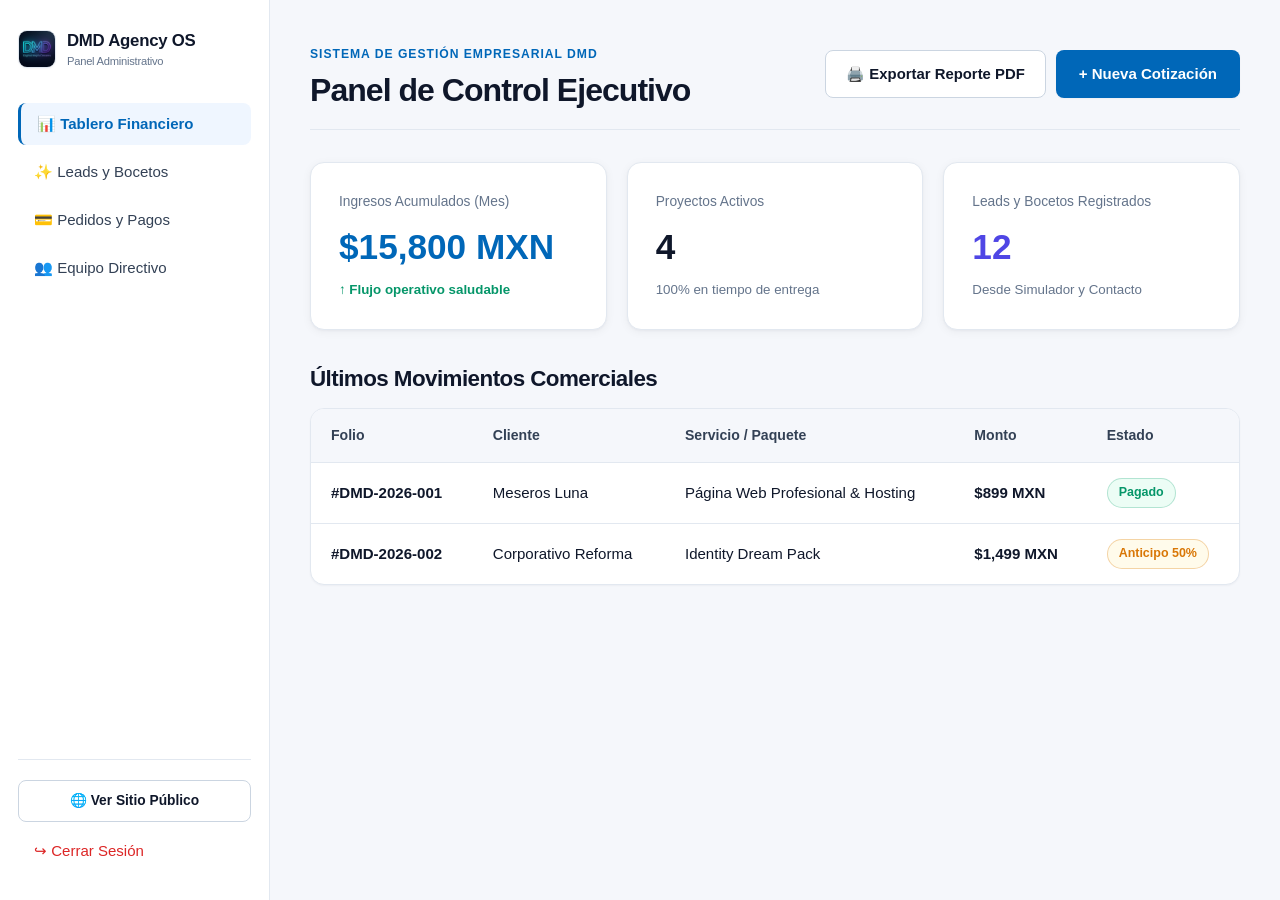
<file: admin.html>
<!DOCTYPE html>
<html lang="es">
<head>
<meta charset="utf-8">
<meta name="viewport" content="width=device-width, initial-scale=1">
<title>DMD Agency OS | Panel de Administración</title>
<link rel="icon" href="WhatsApp Image 2026-09-17 at 10.40.30 PM.jpeg">
<meta property="og:type" content="website">
<meta property="og:site_name" content="Digital Majfa Dreams (DMD)">
<meta property="og:title" content="Digital Majfa Dreams | Desarrollo Web, Identidad Visual y Marketing Digital">
<meta property="og:description" content="Páginas web profesionales, diseño de logotipos, simulador con IA en 3D y dominios oficiales para empresas. Precios transparentes desde $150 MXN.">
<meta property="og:image" content="og-preview.png">
<meta property="og:image:width" content="1200">
<meta property="og:image:height" content="630">
<meta name="twitter:card" content="summary_large_image">
<meta name="twitter:title" content="Digital Majfa Dreams (DMD) | Agencia Digital Corporativa">
<meta name="twitter:description" content="Construimos la presencia digital e identidad corporativa de tu empresa. Prueba gratis nuestro Arquitecto Web IA 3D.">
<meta name="twitter:image" content="og-preview.png">
<meta name="theme-color" content="#0067b8">
<link rel="stylesheet" href="style.css">
</head>
<body>
<div class="dashboard-layout">
  <aside class="sidebar">
    <a href="index.html" class="brand" style="margin-bottom:32px;">
      <img src="WhatsApp Image 2026-09-17 at 10.40.30 PM.jpeg" alt="DMD">
      <div>
        <span>DMD Agency OS</span>
        <small class="brand-sub">Panel Administrativo</small>
      </div>
    </a>

    <button class="nav-btn active" data-target="tab-resumen">📊 Tablero Financiero</button>
    <button class="nav-btn" data-target="tab-leads">✨ Leads y Bocetos</button>
    <button class="nav-btn" data-target="tab-finanzas">💳 Pedidos y Pagos</button>
    <button class="nav-btn" data-target="tab-equipo">👥 Equipo Directivo</button>

    <div style="margin-top:auto; padding-top:20px; border-top:1px solid var(--line); display:flex; flex-direction:column; gap:8px;">
      <a href="index.html" class="ghost" style="font-size:0.86rem; padding:9px;">🌐 Ver Sitio Público</a>
      <button class="nav-btn" style="color:var(--danger); margin:0;" onclick="localStorage.removeItem('dmd_admin'); location.href='login.html'">↪ Cerrar Sesión</button>
    </div>
  </aside>

  <main class="main-content">
    <div style="display:flex; justify-content:space-between; align-items:center; flex-wrap:wrap; gap:16px; margin-bottom:32px; padding-bottom:20px; border-bottom:1px solid var(--line);">
      <div>
        <span class="eyebrow">Sistema de Gestión Empresarial DMD</span>
        <h1 style="font-size:2rem; margin:0;">Panel de Control Ejecutivo</h1>
      </div>
      <div style="display:flex; gap:10px;">
        <button class="ghost" onclick="window.print()">🖨️ Exportar Reporte PDF</button>
        <a href="servicios.html" class="btn">+ Nueva Cotización</a>
      </div>
    </div>

    <!-- PESTAÑA 1: TABLERO DE CONTROL -->
    <div id="tab-resumen" class="tab-pane active">
      <div style="display:grid; grid-template-columns:repeat(auto-fit, minmax(240px, 1fr)); gap:20px; margin-bottom:36px;">
        <div class="card">
          <span class="mute" style="font-size:0.86rem;">Ingresos Acumulados (Mes)</span>
          <strong style="font-size:2.2rem; color:var(--primary); margin-top:6px;" id="kpiIngresos">$15,800 MXN</strong>
          <small style="color:var(--success); font-weight:600; margin-top:4px;">↑ Flujo operativo saludable</small>
        </div>
        <div class="card">
          <span class="mute" style="font-size:0.86rem;">Proyectos Activos</span>
          <strong style="font-size:2.2rem; color:var(--text); margin-top:6px;" id="kpiProyectos">4</strong>
          <small class="mute" style="margin-top:4px;">100% en tiempo de entrega</small>
        </div>
        <div class="card">
          <span class="mute" style="font-size:0.86rem;">Leads y Bocetos Registrados</span>
          <strong style="font-size:2.2rem; color:var(--accent); margin-top:6px;" id="kpiLeads">12</strong>
          <small class="mute" style="margin-top:4px;">Desde Simulador y Contacto</small>
        </div>
      </div>

      <h2 style="font-size:1.4rem; margin-bottom:16px;">Últimos Movimientos Comerciales</h2>
      <div class="tw">
        <table class="t">
          <thead>
            <tr>
              <th>Folio</th>
              <th>Cliente</th>
              <th>Servicio / Paquete</th>
              <th>Monto</th>
              <th>Estado</th>
            </tr>
          </thead>
          <tbody id="adminOrdersTable">
            <tr>
              <td><strong>#DMD-2026-001</strong></td>
              <td>Meseros Luna</td>
              <td>Página Web Profesional &amp; Hosting</td>
              <td><strong>$899 MXN</strong></td>
              <td><span class="status-badge">Pagado</span></td>
            </tr>
            <tr>
              <td><strong>#DMD-2026-002</strong></td>
              <td>Corporativo Reforma</td>
              <td>Identity Dream Pack</td>
              <td><strong>$1,499 MXN</strong></td>
              <td><span class="status-badge" style="background:var(--warning-bg); color:var(--warning); border-color:rgba(217,119,6,0.3);">Anticipo 50%</span></td>
            </tr>
          </tbody>
        </table>
      </div>
    </div>

    <!-- PESTAÑA 2: LEADS Y BOCETOS -->
    <div id="tab-leads" class="tab-pane">
      <h2 style="font-size:1.45rem; margin-bottom:16px;">Prospectos del Estudio de Marca y Formulario de Contacto</h2>
      <div class="tw">
        <table class="t">
          <thead>
            <tr>
              <th>Fecha</th>
              <th>Origen / Formato</th>
              <th>Empresa / Contacto</th>
              <th>Eslogan o Mensaje</th>
              <th>Color</th>
            </tr>
          </thead>
          <tbody id="adminLeadsTable">
            <tr>
              <td>16/10/2026</td>
              <td>Página Web Corporativa</td>
              <td><strong>Comercializadora del Valle</strong></td>
              <td>Distribuidores oficiales de insumos industriales</td>
              <td><span style="display:inline-block; width:14px; height:14px; border-radius:3px; background:#0067b8; vertical-align:middle;"></span> #0067b8</td>
            </tr>
          </tbody>
        </table>
      </div>
    </div>

    <!-- PESTAÑA 3: FINANZAS -->
    <div id="tab-finanzas" class="tab-pane">
      <h2 style="font-size:1.45rem; margin-bottom:16px;">Desglose de Tarifas Oficiales DMD</h2>
      <div class="tw">
        <table class="t">
          <thead>
            <tr><th>Servicio / Paquete</th><th>Categoría</th><th>Precio Base (MXN)</th><th>Tiempo de Entrega</th></tr>
          </thead>
          <tbody>
            <tr><td><strong>Página Web Profesional</strong></td><td>Desarrollo Web</td><td>$699 MXN</td><td>5 a 7 días hábiles</td></tr>
            <tr><td><strong>Diseño de Logotipo</strong></td><td>Identidad</td><td>$250 MXN</td><td>3 a 4 días hábiles</td></tr>
            <tr><td><strong>Tarjetas de Presentación</strong></td><td>Papelería</td><td>$150 MXN</td><td>24 a 48 horas</td></tr>
            <tr><td><strong>Banners y Portadas</strong></td><td>Redes Sociales</td><td>$180 MXN</td><td>24 a 48 horas</td></tr>
            <tr><td><strong>Ecosistema Bio Links</strong></td><td>Micrositio</td><td>$190 MXN</td><td>2 a 3 días hábiles</td></tr>
            <tr><td><strong>Colores e Identidad Visual</strong></td><td>Identidad</td><td>$150 MXN</td><td>2 a 3 días hábiles</td></tr>
            <tr><td><strong>Identity Dream Pack</strong></td><td>Paquete Integral</td><td>$1,499 MXN</td><td>5 a 6 días hábiles</td></tr>
            <tr><td><strong>Social Media Visual Pack</strong></td><td>Paquete Redes</td><td>$1,299 MXN</td><td>4 a 5 días hábiles</td></tr>
          </tbody>
        </table>
      </div>
    </div>

    <!-- PESTAÑA 4: EQUIPO -->
    <div id="tab-equipo" class="tab-pane">
      <h2 style="font-size:1.45rem; margin-bottom:16px;">Estructura Organizacional — Digital Majfa Dreams</h2>
      <div class="grid-4">
        <div class="team-card">
          <div class="team-avatar">VM</div>
          <h3>Víctor Manuel Hernández Nazario</h3>
          <p style="color:var(--primary); font-size:0.86rem; font-weight:600; margin-top:4px;">Dirección Creativa y Coordinación General</p>
        </div>
        <div class="team-card">
          <div class="team-avatar">AJ</div>
          <h3>Axel Julián Cruz</h3>
          <p style="color:var(--primary); font-size:0.86rem; font-weight:600; margin-top:4px;">Gestión de Clientes y Administración Financiera</p>
        </div>
        <div class="team-card">
          <div class="team-avatar">JM</div>
          <h3>José María Claudio Romero</h3>
          <p style="color:var(--primary); font-size:0.86rem; font-weight:600; margin-top:4px;">Desarrollo Web y Ecosistemas Digitales</p>
        </div>
        <div class="team-card">
          <div class="team-avatar">FA</div>
          <h3>Francisco Antonio Aguilar</h3>
          <p style="color:var(--primary); font-size:0.86rem; font-weight:600; margin-top:4px;">Diseño Gráfico e Identidad Visual</p>
        </div>
      </div>
    </div>
  </main>
</div>

<script src="script.js"></script>
<script>
  if (safeGet("dmd_admin") !== "true") {
    safeSet("dmd_admin", "true");
  }

  const navBtns = document.querySelectorAll(".nav-btn[data-target]");
  const tabPanes = document.querySelectorAll(".tab-pane");
  navBtns.forEach(btn => {
    btn.addEventListener("click", () => {
      navBtns.forEach(b => b.classList.remove("active"));
      tabPanes.forEach(p => p.classList.remove("active"));
      btn.classList.add("active");
      document.getElementById(btn.getAttribute("data-target")).classList.add("active");
    });
  });

  // Sincronizar compras nuevas
  const compras = JSON.parse(safeGet("dmd_compras") || "[]");
  if (compras.length > 0) {
    const ordersTbody = document.getElementById("adminOrdersTable");
    let extraRevenue = 0;
    compras.forEach(c => {
      extraRevenue += Number(c.total || 0);
      const servs = (c.servicios || []).map(s => s.n).join(", ");
      ordersTbody.insertAdjacentHTML("afterbegin", `<tr>
        <td><strong>${c.id}</strong></td>
        <td>${c.cliente || "Cliente Web"}</td>
        <td>${servs}</td>
        <td><strong>$${Number(c.total).toLocaleString("es-MX")} MXN</strong></td>
        <td><span class="status-badge">${c.estado || "Registrado"}</span></td>
      </tr>`);
    });
    document.getElementById("kpiIngresos").textContent = `$${(15800 + extraRevenue).toLocaleString("es-MX")} MXN`;
    document.getElementById("kpiProyectos").textContent = String(4 + compras.length);
  }

  // Sincronizar leads y bocetos
  const bocetos = JSON.parse(safeGet("dmd_bocetos") || "[]");
  if (bocetos.length > 0) {
    const leadsTbody = document.getElementById("adminLeadsTable");
    bocetos.forEach(b => {
      leadsTbody.insertAdjacentHTML("afterbegin", `<tr>
        <td>${b.fecha}</td>
        <td>${b.vista}</td>
        <td><strong>${b.nombre}</strong></td>
        <td>${b.desc}</td>
        <td><span style="display:inline-block; width:14px; height:14px; border-radius:3px; background:${b.color}; vertical-align:middle;"></span> ${b.color}</td>
      </tr>`);
    });
    document.getElementById("kpiLeads").textContent = String(12 + bocetos.length);
  }
</script>
</body>
</html>
</file>
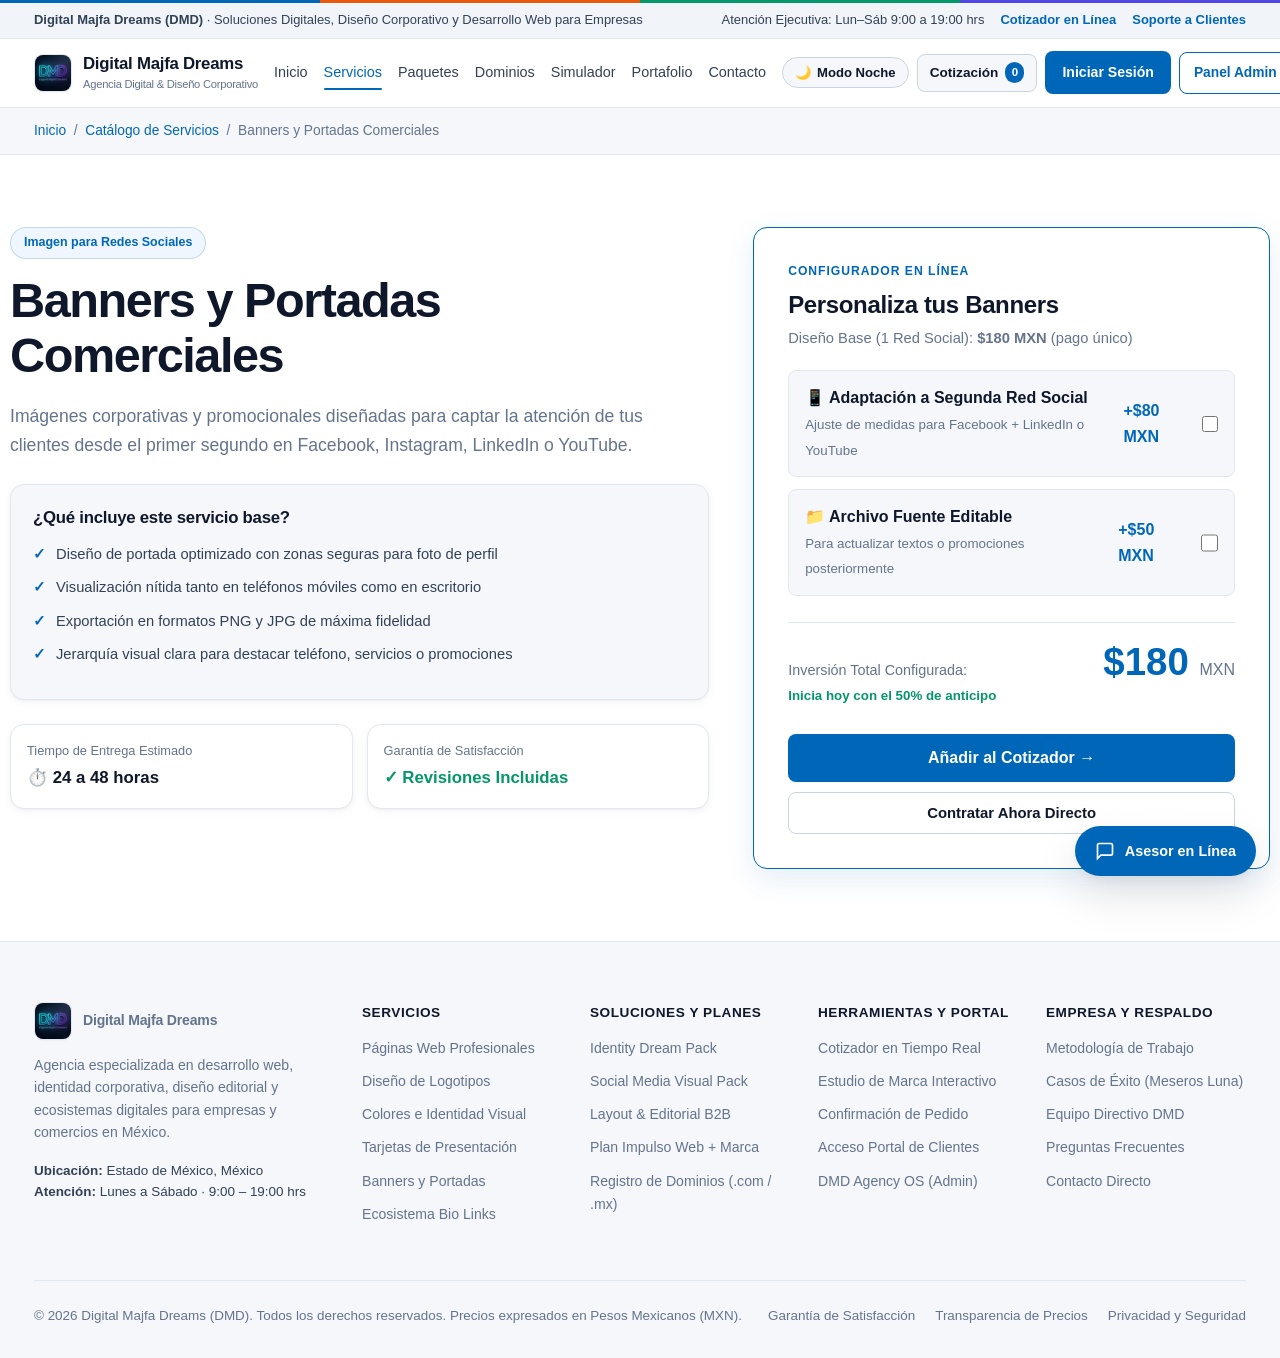
<file: banners.html>
<!DOCTYPE html>
<html lang="es">
<head>
<meta charset="utf-8">
<meta name="viewport" content="width=device-width, initial-scale=1">
<title>Banners y Portadas Comerciales | Digital Majfa Dreams</title>
<link rel="icon" href="WhatsApp Image 2026-09-17 at 10.40.30 PM.jpeg">
<meta property="og:type" content="website">
<meta property="og:site_name" content="Digital Majfa Dreams (DMD)">
<meta property="og:title" content="Digital Majfa Dreams | Desarrollo Web, Identidad Visual y Marketing Digital">
<meta property="og:description" content="Páginas web profesionales, diseño de logotipos, simulador con IA en 3D y dominios oficiales para empresas. Precios transparentes desde $150 MXN.">
<meta property="og:image" content="og-preview.png">
<meta property="og:image:width" content="1200">
<meta property="og:image:height" content="630">
<meta name="twitter:card" content="summary_large_image">
<meta name="twitter:title" content="Digital Majfa Dreams (DMD) | Agencia Digital Corporativa">
<meta name="twitter:description" content="Construimos la presencia digital e identidad corporativa de tu empresa. Prueba gratis nuestro Arquitecto Web IA 3D.">
<meta name="twitter:image" content="og-preview.png">
<meta name="theme-color" content="#0067b8">
<link rel="stylesheet" href="style.css">
</head>
<body>
<div class="ms-color-strip"></div>
<div class="topbar">
  <div class="wrap topbar-in">
    <div><strong>Digital Majfa Dreams (DMD)</strong> · Soluciones Digitales, Diseño Corporativo y Desarrollo Web para Empresas</div>
    <div class="topbar-links">
      <span>Atención Ejecutiva: Lun–Sáb 9:00 a 19:00 hrs</span>
      <a href="servicios.html">Cotizador en Línea</a>
      <a href="portal-cliente.html">Soporte a Clientes</a>
    </div>
  </div>
</div>

<nav class="nav" id="nav">
  <div class="wrap navin">
    <a class="brand" href="index.html">
      <img src="WhatsApp Image 2026-09-17 at 10.40.30 PM.jpeg" alt="DMD Logo">
      <div>
        <span>Digital Majfa Dreams</span>
        <small class="brand-sub">Agencia Digital &amp; Diseño Corporativo</small>
      </div>
    </a>
    <button class="menu-toggle" id="menuToggle" aria-label="Abrir menú">☰ <span class="menu-label">Menú</span></button>
    <div class="links" id="navLinks">
      <a href="index.html" class="">Inicio</a>
      <a href="servicios.html" class="on">Servicios</a>
      <a href="paquetes.html" class="">Paquetes</a>
      <a href="dominios.html" class="">Dominios</a>
      <a href="boceto.html" class="">Simulador</a>
      <a href="index.html#portafolio">Portafolio</a>
      <a href="index.html#contacto">Contacto</a>
    </div>
    <div class="acts2">
      <button type="button" class="theme-toggle-btn" onclick="toggleDarkMode()" title="Cambiar entre Modo Claro y Modo Noche">
        <span>🌙</span> <span class="theme-label">Modo Noche</span>
      </button>
      <a class="cart-pill" id="pill" href="servicios.html#aside" title="Ver servicios seleccionados">
        <span class="cart-label">Cotización</span>
        <span class="cart-count">0</span>
      </a>
      <a class="btn" id="portalBtn" href="login.html" style="padding: 9px 16px; font-size:0.88rem;">Iniciar Sesión</a>
      <a class="ghost" id="adminBtn" href="admin.html" style="display:none; padding: 9px 14px; font-size:0.86rem; border-color:var(--primary); color:var(--primary);">Panel Admin</a>
    </div>
  </div>
</nav>
<script src="script.js"></script>

<div style="background:var(--bg-alt); border-bottom:1px solid var(--line); padding:12px 0; font-size:0.86rem; color:var(--mute);">
  <div class="wrap">
    <a href="index.html" style="color:var(--primary);">Inicio</a> &nbsp;/&nbsp;
    <a href="servicios.html" style="color:var(--primary);">Catálogo de Servicios</a> &nbsp;/&nbsp;
    <span>Banners y Portadas Comerciales</span>
  </div>
</div>

<div class="wrap band">
  <div class="hero-split" style="align-items:start;">
    <!-- INFORMACIÓN DEL SERVICIO -->
    <div>
      <span class="pill" style="margin-bottom:14px;">Imagen para Redes Sociales</span>
      <h1>Banners y Portadas Comerciales</h1>
      <p class="sub" style="font-size:1.1rem; margin-bottom:24px;">Imágenes corporativas y promocionales diseñadas para captar la atención de tus clientes desde el primer segundo en Facebook, Instagram, LinkedIn o YouTube.</p>

      <div class="card" style="background:var(--bg-alt); margin-bottom:24px; padding:22px;">
        <h3 style="font-size:1.05rem; margin-bottom:14px;">¿Qué incluye este servicio base?</h3>
        <ul class="feature-list" style="margin-bottom:0;">
          <li>Diseño de portada optimizado con zonas seguras para foto de perfil</li><li>Visualización nítida tanto en teléfonos móviles como en escritorio</li><li>Exportación en formatos PNG y JPG de máxima fidelidad</li><li>Jerarquía visual clara para destacar teléfono, servicios o promociones</li>
        </ul>
      </div>

      <div style="display:grid; grid-template-columns:repeat(2, 1fr); gap:14px;">
        <div class="card" style="padding:16px;">
          <span class="mute" style="font-size:0.8rem;">Tiempo de Entrega Estimado</span>
          <strong style="font-size:1.05rem; color:var(--text); margin-top:4px;">⏱️ 24 a 48 horas</strong>
        </div>
        <div class="card" style="padding:16px;">
          <span class="mute" style="font-size:0.8rem;">Garantía de Satisfacción</span>
          <strong style="font-size:1.05rem; color:var(--success); margin-top:4px;">✓ Revisiones Incluidas</strong>
        </div>
      </div>
    </div>

    <!-- CONFIGURADOR Y CALCULADORA DINÁMICA -->
    <div class="card card-featured" style="padding:34px;">
      <span class="eyebrow">Configurador en Línea</span>
      <h3 style="font-size:1.5rem; margin-bottom:6px;">Personaliza tus Banners</h3>
      <p class="mute" style="margin-bottom:20px; font-size:0.92rem;">Diseño Base (1 Red Social): <strong>$180 MXN</strong> (pago único)</p>

      <div>
        
      <label class="option-check">
        <div>
          <div style="font-weight:600; color:var(--text);">📱 Adaptación a Segunda Red Social</div>
          <small class="mute">Ajuste de medidas para Facebook + LinkedIn o YouTube</small>
        </div>
        <div style="display:flex; align-items:center; gap:10px;">
          <strong style="color:var(--primary);">+$80 MXN</strong>
          <input type="checkbox" id="chkRed" onchange="calcBanners()">
        </div>
      </label>

      <label class="option-check">
        <div>
          <div style="font-weight:600; color:var(--text);">📁 Archivo Fuente Editable</div>
          <small class="mute">Para actualizar textos o promociones posteriormente</small>
        </div>
        <div style="display:flex; align-items:center; gap:10px;">
          <strong style="color:var(--primary);">+$50 MXN</strong>
          <input type="checkbox" id="chkEdit" onchange="calcBanners()">
        </div>
      </label>
    

        <div style="margin: 26px 0; border-top: 1px solid var(--line); padding-top: 20px; display:flex; justify-content:space-between; align-items:baseline;">
          <div>
            <div style="color:var(--mute); font-size:0.9rem;">Inversión Total Configurada:</div>
            <small style="color:var(--success); font-weight:600;">Inicia hoy con el 50% de anticipo</small>
          </div>
          <div id="dynamicPriceBox" style="font-size:2.4rem; font-weight:700; color:var(--primary); line-height:1;">
            $180 <span style="font-size:1rem; color:var(--mute); font-weight:500;">MXN</span>
          </div>
        </div>

        <div style="display:flex; flex-direction:column; gap:10px;">
          <button class="btn" onclick="addConfiguredService(false)" style="width:100%; padding:14px; font-size:1rem;">Añadir al Cotizador →</button>
          <button class="ghost" onclick="addConfiguredService(true)" style="width:100%; padding:12px;">Contratar Ahora Directo</button>
        </div>
      </div>
    </div>
  </div>
</div>

<script>

      const basePriceBanners = 180;
      function getBannersConfig() {
        let total = basePriceBanners;
        let name = "Banners y Portadas";
        if (document.getElementById("chkRed").checked) { total += 80; name += " (Multired)"; }
        if (document.getElementById("chkEdit").checked) { total += 50; name += " + Editable"; }
        return { total, name };
      }
      function calcBanners() {
        const cfg = getBannersConfig();
        document.getElementById("dynamicPriceBox").innerHTML = `$${cfg.total} <span style="font-size:1rem; color:var(--mute); font-weight:500;">MXN</span>`;
      }
      function addConfiguredService(goCheckout) {
        const cfg = getBannersConfig();
        addItemToCart(cfg.name, cfg.total);
        window.location.href = goCheckout ? "checkout.html" : "servicios.html";
      }
    
</script>

<!-- WIDGET DE ASISTENCIA EJECUTIVA -->
<div class="chat-widget">
  <button class="chat-btn" id="chatBtn" aria-label="Abrir asistente ejecutivo">
    <svg viewBox="0 0 24 24" width="20" height="20" stroke="currentColor" stroke-width="2" fill="none"><path d="M21 15a2 2 0 0 1-2 2H7l-4 4V5a2 2 0 0 1 2-2h14a2 2 0 0 1 2 2z"></path></svg>
    <span>Asesor en Línea</span>
  </button>
  <div class="chat-window" id="chatWindow">
    <div class="chat-header">
      <div>
        <strong style="display:block; font-size:0.95rem;">Atención a Clientes DMD</strong>
        <span style="font-size:0.76rem; opacity:0.9;">Respuesta inmediata · Horario comercial</span>
      </div>
      <button class="ghost" id="chatClose" style="padding:4px 9px; border:none; background:rgba(255,255,255,0.15); color:#fff;">✕</button>
    </div>
    <div class="chat-body" id="chatBody">
      <div class="msg bot">Bienvenido a <strong>Digital Majfa Dreams</strong>. ¿En qué podemos asesorarte hoy para impulsar tu negocio?</div>
      <div class="chat-opts" id="chatOpts">
        <button onclick="sendUserMsg('Quiero cotizar servicios')">Cotizar servicios individuales</button>
        <button onclick="sendUserMsg('Busco un paquete integral')">Ver paquetes empresariales</button>
        <button onclick="sendUserMsg('Consultar tiempos de entrega')">Tiempos de entrega y garantías</button>
        <button onclick="sendUserMsg('Hablar con un asesor')">Contactar a un asesor humano</button>
      </div>
    </div>
    <div class="chat-footer">
      <input type="text" id="chatInput" placeholder="Escribe tu consulta..." onkeypress="if(event.key==='Enter') sendCustomMsg()">
      <button class="btn" onclick="sendCustomMsg()" style="padding:0 14px;">Enviar</button>
    </div>
  </div>
</div>

<footer class="site-footer">
  <div class="wrap">
    <div class="footer-grid">
      <div class="footer-col">
        <a class="brand" href="index.html" style="margin-bottom:14px;">
          <img src="WhatsApp Image 2026-09-17 at 10.40.30 PM.jpeg" alt="DMD">
          <span>Digital Majfa Dreams</span>
        </a>
        <p style="color:var(--mute); font-size:0.88rem; margin-bottom:16px; max-width:300px;">
          Agencia especializada en desarrollo web, identidad corporativa, diseño editorial y ecosistemas digitales para empresas y comercios en México.
        </p>
        <div style="font-size:0.84rem; color:var(--text-secondary);">
          <div><strong>Ubicación:</strong> Estado de México, México</div>
          <div><strong>Atención:</strong> Lunes a Sábado · 9:00 – 19:00 hrs</div>
        </div>
      </div>

      <div class="footer-col">
        <h4>Servicios</h4>
        <ul>
          <li><a href="web.html">Páginas Web Profesionales</a></li>
          <li><a href="logo.html">Diseño de Logotipos</a></li>
          <li><a href="identidad.html">Colores e Identidad Visual</a></li>
          <li><a href="tarjetas.html">Tarjetas de Presentación</a></li>
          <li><a href="banners.html">Banners y Portadas</a></li>
          <li><a href="enlaces.html">Ecosistema Bio Links</a></li>
        </ul>
      </div>

      <div class="footer-col">
        <h4>Soluciones y Planes</h4>
        <ul>
          <li><a href="paquetes.html">Identity Dream Pack</a></li>
          <li><a href="paquetes.html">Social Media Visual Pack</a></li>
          <li><a href="paquetes.html">Layout &amp; Editorial B2B</a></li>
          <li><a href="paquetes.html">Plan Impulso Web + Marca</a></li>
          <li><a href="dominios.html">Registro de Dominios (.com / .mx)</a></li>
        </ul>
      </div>

      <div class="footer-col">
        <h4>Herramientas y Portal</h4>
        <ul>
          <li><a href="servicios.html">Cotizador en Tiempo Real</a></li>
          <li><a href="boceto.html">Estudio de Marca Interactivo</a></li>
          <li><a href="checkout.html">Confirmación de Pedido</a></li>
          <li><a href="login.html">Acceso Portal de Clientes</a></li>
          <li><a href="admin.html">DMD Agency OS (Admin)</a></li>
        </ul>
      </div>

      <div class="footer-col">
        <h4>Empresa y Respaldo</h4>
        <ul>
          <li><a href="index.html#proceso">Metodología de Trabajo</a></li>
          <li><a href="index.html#portafolio">Casos de Éxito (Meseros Luna)</a></li>
          <li><a href="index.html#equipo">Equipo Directivo DMD</a></li>
          <li><a href="index.html#faq">Preguntas Frecuentes</a></li>
          <li><a href="index.html#contacto">Contacto Directo</a></li>
        </ul>
      </div>
    </div>

    <div class="footer-bottom">
      <div>© 2026 Digital Majfa Dreams (DMD). Todos los derechos reservados. Precios expresados en Pesos Mexicanos (MXN).</div>
      <div style="display:flex; gap:20px;">
        <a href="index.html#faq">Garantía de Satisfacción</a>
        <a href="servicios.html">Transparencia de Precios</a>
        <a href="login.html">Privacidad y Seguridad</a>
      </div>
    </div>
  </div>
</footer>
</body>
</html>
</file>
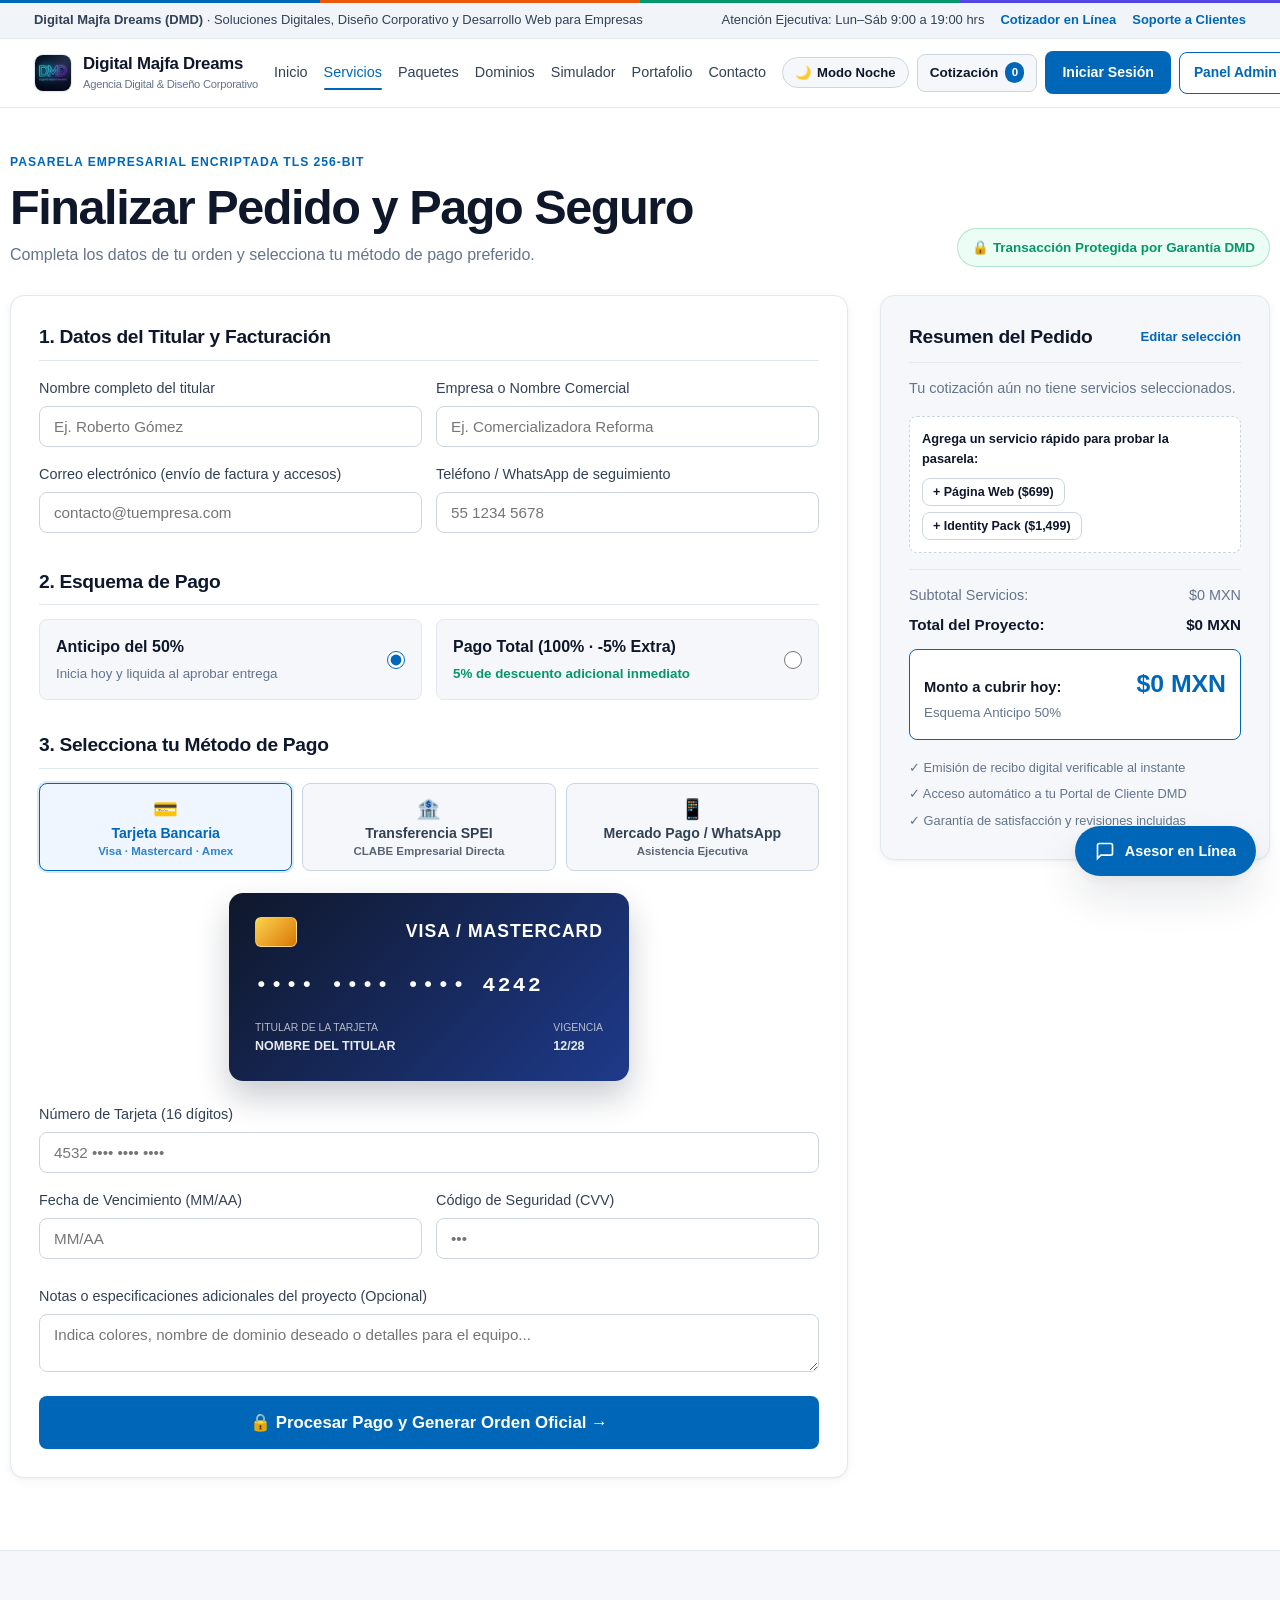
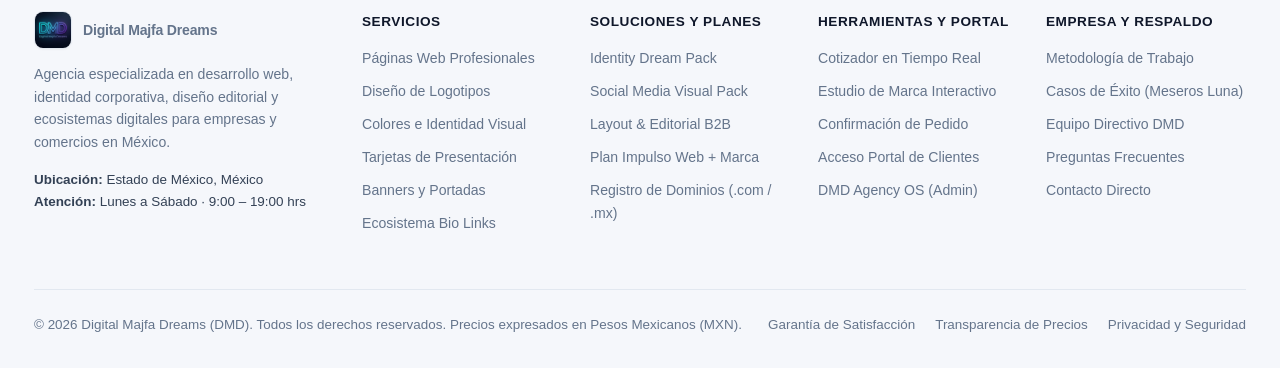
<file: checkout.html>
<!DOCTYPE html>
<html lang="es">
<head>
<meta charset="utf-8">
<meta name="viewport" content="width=device-width, initial-scale=1">
<title>Pasarela de Pago Seguro | Digital Majfa Dreams</title>
<link rel="icon" href="WhatsApp Image 2026-09-17 at 10.40.30 PM.jpeg">
<meta property="og:type" content="website">
<meta property="og:site_name" content="Digital Majfa Dreams (DMD)">
<meta property="og:title" content="Digital Majfa Dreams | Desarrollo Web, Identidad Visual y Marketing Digital">
<meta property="og:description" content="Páginas web profesionales, diseño de logotipos, simulador con IA en 3D y dominios oficiales para empresas. Precios transparentes desde $150 MXN.">
<meta property="og:image" content="og-preview.png">
<meta property="og:image:width" content="1200">
<meta property="og:image:height" content="630">
<meta name="twitter:card" content="summary_large_image">
<meta name="twitter:title" content="Digital Majfa Dreams (DMD) | Agencia Digital Corporativa">
<meta name="twitter:description" content="Construimos la presencia digital e identidad corporativa de tu empresa. Prueba gratis nuestro Arquitecto Web IA 3D.">
<meta name="twitter:image" content="og-preview.png">
<meta name="theme-color" content="#0067b8">
<link rel="stylesheet" href="style.css">
<style>
  .pay-tabs {
    display: grid;
    grid-template-columns: repeat(3, 1fr);
    gap: 10px;
    margin-bottom: 22px;
  }
  .pay-tab-btn {
    padding: 13px 12px;
    border: 1px solid var(--line-strong);
    border-radius: 8px;
    background: var(--bg-alt);
    color: var(--text-secondary);
    font-weight: 600;
    font-size: 0.88rem;
    text-align: center;
    cursor: pointer;
    display: flex;
    flex-direction: column;
    align-items: center;
    gap: 4px;
  }
  .pay-tab-btn.active {
    background: var(--primary-light);
    border-color: var(--primary);
    color: var(--primary);
    box-shadow: 0 0 0 2px rgba(0, 103, 184, 0.14);
  }
  .pay-method-pane {
    display: none;
    animation: fadeIn 0.2s ease;
  }
  .pay-method-pane.active {
    display: block;
  }

  /* Tarjeta Bancaria Visual en Perspectiva */
  .credit-card-visual {
    background: linear-gradient(135deg, #0f172a 0%, #1e3a8a 100%);
    color: #ffffff;
    border-radius: 14px;
    padding: 24px 26px;
    max-width: 400px;
    margin: 0 auto 22px auto;
    box-shadow: 0 16px 32px rgba(15, 23, 42, 0.22);
    position: relative;
    overflow: hidden;
    transition: transform 0.3s ease;
  }
  .credit-card-visual:hover {
    transform: perspective(900px) rotateY(-6deg) rotateX(4deg);
  }
  .cc-chip {
    width: 42px;
    height: 30px;
    border-radius: 6px;
    background: linear-gradient(135deg, #fcd34d 0%, #d97706 100%);
    border: 1px solid rgba(255,255,255,0.4);
  }
  .cc-number-display {
    font-family: "Courier New", monospace;
    font-size: 1.32rem;
    letter-spacing: 2.5px;
    margin: 22px 0 18px;
    font-weight: 700;
  }
  .spei-box {
    background: #f8fafc;
    border: 1px solid var(--line-strong);
    border-radius: 10px;
    padding: 20px;
    margin-bottom: 18px;
  }
  .spei-row {
    display: flex;
    justify-content: space-between;
    align-items: center;
    padding: 10px 0;
    border-bottom: 1px solid var(--line);
    font-size: 0.92rem;
  }
  .spei-row:last-child {
    border-bottom: none;
  }

  /* Modal de Recibo Oficial */
  .receipt-modal-backdrop {
    position: fixed;
    inset: 0;
    background: rgba(15, 23, 42, 0.6);
    backdrop-filter: blur(4px);
    display: none;
    align-items: center;
    justify-content: center;
    z-index: 2500;
    padding: 20px;
  }
  .receipt-modal-backdrop.open {
    display: flex;
  }
  .receipt-card {
    background: #ffffff;
    border-radius: 14px;
    max-width: 520px;
    width: 100%;
    padding: 34px;
    box-shadow: var(--shadow-3d);
    border: 1px solid var(--line);
  }
</style>
</head>
<body>
<div class="ms-color-strip"></div>
<div class="topbar">
  <div class="wrap topbar-in">
    <div><strong>Digital Majfa Dreams (DMD)</strong> · Soluciones Digitales, Diseño Corporativo y Desarrollo Web para Empresas</div>
    <div class="topbar-links">
      <span>Atención Ejecutiva: Lun–Sáb 9:00 a 19:00 hrs</span>
      <a href="servicios.html">Cotizador en Línea</a>
      <a href="portal-cliente.html">Soporte a Clientes</a>
    </div>
  </div>
</div>

<nav class="nav" id="nav">
  <div class="wrap navin">
    <a class="brand" href="index.html">
      <img src="WhatsApp Image 2026-09-17 at 10.40.30 PM.jpeg" alt="DMD Logo">
      <div>
        <span>Digital Majfa Dreams</span>
        <small class="brand-sub">Agencia Digital &amp; Diseño Corporativo</small>
      </div>
    </a>
    <button class="menu-toggle" id="menuToggle" aria-label="Abrir menú">☰ <span class="menu-label">Menú</span></button>
    <div class="links" id="navLinks">
      <a href="index.html" class="">Inicio</a>
      <a href="servicios.html" class="on">Servicios</a>
      <a href="paquetes.html" class="">Paquetes</a>
      <a href="dominios.html" class="">Dominios</a>
      <a href="boceto.html" class="">Simulador</a>
      <a href="index.html#portafolio">Portafolio</a>
      <a href="index.html#contacto">Contacto</a>
    </div>
    <div class="acts2">
      <button type="button" class="theme-toggle-btn" onclick="toggleDarkMode()" title="Cambiar entre Modo Claro y Modo Noche">
        <span>🌙</span> <span class="theme-label">Modo Noche</span>
      </button>
      <a class="cart-pill" id="pill" href="servicios.html#aside" title="Ver servicios seleccionados">
        <span class="cart-label">Cotización</span>
        <span class="cart-count">0</span>
      </a>
      <a class="btn" id="portalBtn" href="login.html" style="padding: 9px 16px; font-size:0.88rem;">Iniciar Sesión</a>
      <a class="ghost" id="adminBtn" href="admin.html" style="display:none; padding: 9px 14px; font-size:0.86rem; border-color:var(--primary); color:var(--primary);">Panel Admin</a>
    </div>
  </div>
</nav>
<script src="script.js"></script>

<div class="wrap band" style="padding-top:40px;">
  <div style="display:flex; justify-content:space-between; align-items:flex-end; flex-wrap:wrap; gap:16px; margin-bottom:28px;">
    <div>
      <span class="eyebrow">Pasarela Empresarial Encriptada TLS 256-Bit</span>
      <h1 style="margin-bottom:6px;">Finalizar Pedido y Pago Seguro</h1>
      <p class="mute" style="margin:0;">Completa los datos de tu orden y selecciona tu método de pago preferido.</p>
    </div>
    <div style="display:flex; gap:10px; align-items:center; font-size:0.84rem; color:var(--success); font-weight:600; background:var(--success-bg); padding:8px 14px; border-radius:99px; border:1px solid rgba(5,150,105,0.25);">
      <span>🔒 Transacción Protegida por Garantía DMD</span>
    </div>
  </div>

  <div class="layout">
    <!-- FORMULARIO PRINCIPAL DE CHECKOUT -->
    <form class="card" id="checkoutForm" onsubmit="completeOrder(event)">
      <h3 style="margin-bottom:16px; padding-bottom:10px; border-bottom:1px solid var(--line);">1. Datos del Titular y Facturación</h3>
      <div class="form-grid-2" style="display:grid; grid-template-columns:1fr 1fr; gap:14px;">
        <label class="f">Nombre completo del titular
          <input type="text" id="chkName" placeholder="Ej. Roberto Gómez" required oninput="syncCardHolder(this.value)">
        </label>
        <label class="f">Empresa o Nombre Comercial
          <input type="text" id="chkCompany" placeholder="Ej. Comercializadora Reforma" required>
        </label>
      </div>
      <div class="form-grid-2" style="display:grid; grid-template-columns:1fr 1fr; gap:14px;">
        <label class="f">Correo electrónico (envío de factura y accesos)
          <input type="email" id="chkEmail" placeholder="contacto@tuempresa.com" required>
        </label>
        <label class="f">Teléfono / WhatsApp de seguimiento
          <input type="tel" id="chkPhone" placeholder="55 1234 5678" required>
        </label>
      </div>

      <h3 style="margin:20px 0 14px; padding-bottom:10px; border-bottom:1px solid var(--line);">2. Esquema de Pago</h3>
      <div class="form-grid-2" style="display:grid; grid-template-columns:1fr 1fr; gap:14px; margin-bottom:22px;">
        <label class="option-check" style="margin:0;">
          <div>
            <div style="font-weight:700; color:var(--text);">Anticipo del 50%</div>
            <small class="mute">Inicia hoy y liquida al aprobar entrega</small>
          </div>
          <input type="radio" name="payMode" value="advance" checked onchange="renderCheckoutSummary()">
        </label>
        <label class="option-check" style="margin:0;">
          <div>
            <div style="font-weight:700; color:var(--text);">Pago Total (100% · -5% Extra)</div>
            <small style="color:var(--success); font-weight:600;">5% de descuento adicional inmediato</small>
          </div>
          <input type="radio" name="payMode" value="full" onchange="renderCheckoutSummary()">
        </label>
      </div>

      <h3 style="margin:10px 0 14px; padding-bottom:10px; border-bottom:1px solid var(--line);">3. Selecciona tu Método de Pago</h3>
      <input type="hidden" id="chkMethod" value="Tarjeta de Crédito / Débito">

      <div class="pay-tabs">
        <button type="button" class="pay-tab-btn active" onclick="switchPayTab('card', this, 'Tarjeta de Crédito / Débito')">
          <span style="font-size:1.25rem;">💳</span>
          <span>Tarjeta Bancaria</span>
          <small style="font-size:0.72rem; opacity:0.8;">Visa · Mastercard · Amex</small>
        </button>
        <button type="button" class="pay-tab-btn" onclick="switchPayTab('spei', this, 'Transferencia Interbancaria SPEI')">
          <span style="font-size:1.25rem;">🏦</span>
          <span>Transferencia SPEI</span>
          <small style="font-size:0.72rem; opacity:0.8;">CLABE Empresarial Directa</small>
        </button>
        <button type="button" class="pay-tab-btn" onclick="switchPayTab('link', this, 'Link de Pago / WhatsApp Ejecutivo')">
          <span style="font-size:1.25rem;">📱</span>
          <span>Mercado Pago / WhatsApp</span>
          <small style="font-size:0.72rem; opacity:0.8;">Asistencia Ejecutiva</small>
        </button>
      </div>

      <!-- PESTAÑA A: TARJETA BANCARIA INTERACTIVA -->
      <div id="pane-card" class="pay-method-pane active">
        <div class="credit-card-visual">
          <div style="display:flex; justify-content:space-between; align-items:center;">
            <div class="cc-chip"></div>
            <strong id="ccBrandLabel" style="font-size:1.1rem; letter-spacing:1px;">VISA / MASTERCARD</strong>
          </div>
          <div class="cc-number-display" id="ccNumberPreview">•••• •••• •••• 4242</div>
          <div style="display:flex; justify-content:space-between; font-size:0.78rem; text-transform:uppercase; opacity:0.9;">
            <div>
              <div style="font-size:0.65rem; opacity:0.75;">Titular de la Tarjeta</div>
              <strong id="ccHolderPreview">NOMBRE DEL TITULAR</strong>
            </div>
            <div>
              <div style="font-size:0.65rem; opacity:0.75;">Vigencia</div>
              <strong id="ccExpPreview">12/28</strong>
            </div>
          </div>
        </div>

        <label class="f">Número de Tarjeta (16 dígitos)
          <input type="text" id="ccNumInput" maxlength="19" placeholder="4532 •••• •••• ••••" oninput="formatCardNumber(this)">
        </label>
        <div class="form-grid-2" style="display:grid; grid-template-columns:1fr 1fr; gap:14px;">
          <label class="f">Fecha de Vencimiento (MM/AA)
            <input type="text" id="ccExpInput" maxlength="5" placeholder="MM/AA" oninput="formatCardExp(this)">
          </label>
          <label class="f">Código de Seguridad (CVV)
            <input type="password" id="ccCvvInput" maxlength="4" placeholder="•••">
          </label>
        </div>
      </div>

      <!-- PESTAÑA B: TRANSFERENCIA SPEI -->
      <div id="pane-spei" class="pay-method-pane">
        <div class="spei-box">
          <div style="display:flex; justify-content:space-between; align-items:center; margin-bottom:10px;">
            <strong style="color:var(--primary);">Datos Oficiales para Transferencia SPEI 24/7</strong>
            <span class="status-badge">Acreditación Inmediata</span>
          </div>
          <div class="spei-row">
            <span class="mute">Beneficiario:</span>
            <strong>Digital Majfa Dreams · Administración Financiera</strong>
          </div>
          <div class="spei-row">
            <span class="mute">CLABE Interbancaria (18 dígitos):</span>
            <div style="display:flex; align-items:center; gap:8px;">
              <strong id="speiClabeText" style="font-family:monospace; font-size:1rem; color:var(--primary);">012180001234567895</strong>
              <button type="button" class="ghost" style="padding:4px 10px; font-size:0.76rem;" onclick="copyClabe()">📋 Copiar</button>
            </div>
          </div>
          <div class="spei-row">
            <span class="mute">Concepto / Referencia de Orden:</span>
            <strong id="speiRefCode" style="font-family:monospace;">DMD-2026-ORD</strong>
          </div>
        </div>
      </div>

      <!-- PESTAÑA C: LINK DE PAGO / WHATSAPP -->
      <div id="pane-link" class="pay-method-pane">
        <div class="spei-box" style="background:var(--primary-light); border-color:#bfdbfe;">
          <h4 style="margin-bottom:6px; color:var(--primary);">Generación de Link de Cobro o Atención Personalizada</h4>
          <p style="font-size:0.9rem; color:var(--text-secondary);">
            Al confirmar tu orden, generaremos tu folio oficial de proyecto y abriremos comunicación directa con el área financiera de DMD para enviarte un link de Mercado Pago, PayPal o acordar tu pago directamente.
          </p>
        </div>
      </div>

      <label class="f" style="margin-top:10px;">Notas o especificaciones adicionales del proyecto (Opcional)
        <textarea id="chkNotes" rows="2" placeholder="Indica colores, nombre de dominio deseado o detalles para el equipo..."></textarea>
      </label>

      <button type="submit" id="submitPayBtn" class="btn" style="width:100%; padding:15px; font-size:1.05rem; margin-top:8px;">
        🔒 Procesar Pago y Generar Orden Oficial →
      </button>
    </form>

    <!-- COLUMNA DERECHA: RESUMEN FINANCIERO -->
    <aside class="card sticky-aside" style="background:var(--bg-alt);">
      <div style="display:flex; justify-content:space-between; align-items:center; margin-bottom:14px; padding-bottom:12px; border-bottom:1px solid var(--line);">
        <h3 style="margin:0;">Resumen del Pedido</h3>
        <a href="servicios.html" style="font-size:0.82rem; color:var(--primary); font-weight:600;">Editar selección</a>
      </div>

      <div id="checkoutItems" style="margin-bottom:16px;"></div>

      <!-- Agregar rápido si está vacío -->
      <div id="quickAddEmptyBox" class="hidden" style="margin-bottom:16px; padding:12px; background:#fff; border:1px dashed var(--line-strong); border-radius:8px;">
        <div style="font-size:0.8rem; font-weight:600; margin-bottom:8px;">Agrega un servicio rápido para probar la pasarela:</div>
        <div style="display:flex; gap:6px; flex-wrap:wrap;">
          <button type="button" class="ghost" style="padding:6px 10px; font-size:0.78rem;" onclick="addItemToCart('Página Web Profesional', 699); renderCheckoutSummary();">+ Página Web ($699)</button>
          <button type="button" class="ghost" style="padding:6px 10px; font-size:0.78rem;" onclick="addItemToCart('Identity Dream Pack', 1499); renderCheckoutSummary();">+ Identity Pack ($1,499)</button>
        </div>
      </div>

      <div style="border-top:1px solid var(--line); padding-top:14px;">
        <div style="display:flex; justify-content:space-between; margin-bottom:6px; font-size:0.9rem; color:var(--mute);">
          <span>Subtotal Servicios:</span>
          <span id="chkSubtotal">$0 MXN</span>
        </div>
        <div id="chkDiscountRow" class="hidden" style="display:flex; justify-content:space-between; margin-bottom:6px; font-size:0.9rem; color:var(--success);">
          <span>Descuento Aplicado:</span>
          <span id="chkDiscountVal">-$0 MXN</span>
        </div>
        <div style="display:flex; justify-content:space-between; margin-bottom:8px; font-size:0.95rem; font-weight:600; color:var(--text);">
          <span>Total del Proyecto:</span>
          <strong id="chkTotalProject">$0 MXN</strong>
        </div>
        <div style="display:flex; justify-content:space-between; align-items:baseline; margin-top:12px; padding:14px; background:#ffffff; border:1px solid var(--primary); border-radius:8px;">
          <div>
            <span style="font-weight:700; display:block; font-size:0.92rem;">Monto a cubrir hoy:</span>
            <small class="mute" id="chkModeLabel">Esquema Anticipo 50%</small>
          </div>
          <strong id="chkPayNow" style="font-size:1.55rem; color:var(--primary); white-space:nowrap;">$0 MXN</strong>
        </div>
      </div>

      <div style="margin-top:18px; font-size:0.8rem; color:var(--mute); display:flex; flex-direction:column; gap:6px;">
        <div>✓ Emisión de recibo digital verificable al instante</div>
        <div>✓ Acceso automático a tu Portal de Cliente DMD</div>
        <div>✓ Garantía de satisfacción y revisiones incluidas</div>
      </div>
    </aside>
  </div>
</div>

<!-- MODAL DE ORDEN CONFIRMADA Y RECIBO IMPRIMIBLE -->
<div class="receipt-modal-backdrop" id="receiptModal">
  <div class="receipt-card">
    <div style="text-align:center; margin-bottom:20px;">
      <div style="width:52px; height:52px; border-radius:50%; background:var(--success-bg); color:var(--success); display:flex; align-items:center; justify-content:center; font-size:1.6rem; font-weight:700; margin:0 auto 12px;">✓</div>
      <span class="eyebrow" style="margin:0;">Comprobante Oficial de Orden</span>
      <h2 style="font-size:1.6rem; margin:4px 0;">¡Pedido Confirmado con Éxito!</h2>
      <p class="mute" style="font-size:0.88rem;">Tu proyecto ha sido registrado en el sistema de Digital Majfa Dreams.</p>
    </div>

    <div style="background:var(--bg-alt); border:1px solid var(--line); border-radius:8px; padding:16px; margin-bottom:20px; font-size:0.88rem;">
      <div style="display:flex; justify-content:space-between; padding:6px 0; border-bottom:1px solid var(--line);">
        <span class="mute">Folio de Orden:</span>
        <strong id="recFolio" style="color:var(--primary);">#DMD-2026-000</strong>
      </div>
      <div style="display:flex; justify-content:space-between; padding:6px 0; border-bottom:1px solid var(--line);">
        <span class="mute">Cliente / Empresa:</span>
        <strong id="recClient">—</strong>
      </div>
      <div style="display:flex; justify-content:space-between; padding:6px 0; border-bottom:1px solid var(--line);">
        <span class="mute">Método Seleccionado:</span>
        <strong id="recMethod">—</strong>
      </div>
      <div style="display:flex; justify-content:space-between; padding:6px 0;">
        <span class="mute">Importe Cubierto Hoy:</span>
        <strong id="recAmount" style="color:var(--success); font-size:1.05rem;">$0 MXN</strong>
      </div>
    </div>

    <div style="display:flex; flex-direction:column; gap:10px;">
      <a id="recGoPortalBtn" href="portal-cliente.html" class="btn" style="width:100%;">Ir a mi Portal de Cliente y Ver Proyecto →</a>
      <div style="display:grid; grid-template-columns:1fr 1fr; gap:10px;">
        <button type="button" class="ghost" onclick="window.print()">🖨️ Imprimir Recibo PDF</button>
        <a id="recWhatsAppBtn" href="#" target="_blank" class="ghost">💬 Notificar en WhatsApp</a>
      </div>
    </div>
  </div>
</div>

<script>
  let currentPayTab = "card";

  function switchPayTab(tabId, btnEl, methodLabel) {
    currentPayTab = tabId;
    document.getElementById("chkMethod").value = methodLabel;
    document.querySelectorAll(".pay-tab-btn").forEach(b => b.classList.remove("active"));
    btnEl.classList.add("active");
    document.querySelectorAll(".pay-method-pane").forEach(p => p.classList.remove("active"));
    document.getElementById("pane-" + tabId).classList.add("active");
  }

  function syncCardHolder(val) {
    document.getElementById("ccHolderPreview").textContent = (val.trim() || "NOMBRE DEL TITULAR").toUpperCase();
  }

  function formatCardNumber(input) {
    let digits = input.value.replace(/\D/g, "").substring(0, 16);
    let formatted = digits.replace(/(\d{4})(?=\d)/g, "$1 ");
    input.value = formatted;
    document.getElementById("ccNumberPreview").textContent = formatted || "•••• •••• •••• 4242";

    const brandEl = document.getElementById("ccBrandLabel");
    if (digits.startsWith("4")) brandEl.textContent = "VISA";
    else if (digits.startsWith("5")) brandEl.textContent = "MASTERCARD";
    else if (digits.startsWith("3")) brandEl.textContent = "AMEX";
    else brandEl.textContent = "TARJETA CORPORATIVA";
  }

  function formatCardExp(input) {
    let digits = input.value.replace(/\D/g, "").substring(0, 4);
    if (digits.length >= 3) {
      input.value = digits.substring(0, 2) + "/" + digits.substring(2, 4);
    } else {
      input.value = digits;
    }
    document.getElementById("ccExpPreview").textContent = input.value || "12/28";
  }

  function copyClabe() {
    const clabe = document.getElementById("speiClabeText").textContent;
    if (navigator.clipboard) {
      navigator.clipboard.writeText(clabe);
    }
    showToast("CLABE Interbancaria copiada al portapapeles");
  }

  function renderCheckoutSummary() {
    const cart = getCart();
    const container = document.getElementById("checkoutItems");
    const emptyBox = document.getElementById("quickAddEmptyBox");

    if (cart.length === 0) {
      container.innerHTML = `<p class="mute" style="font-size:0.9rem;">Tu cotización aún no tiene servicios seleccionados.</p>`;
      emptyBox.classList.remove("hidden");
      document.getElementById("chkSubtotal").textContent = "$0 MXN";
      document.getElementById("chkTotalProject").textContent = "$0 MXN";
      document.getElementById("chkPayNow").textContent = "$0 MXN";
      return;
    }
    emptyBox.classList.add("hidden");

    const couponDisc = safeGet("dmd_discount") === "0.10" ? 0.10 : 0;
    const mode = document.querySelector('input[name="payMode"]:checked').value;
    const fullPayDisc = mode === "full" ? 0.05 : 0;
    const totalDiscRate = couponDisc + fullPayDisc;

    const subtotal = cart.reduce((a, b) => a + Number(b.p), 0);
    const discAmount = Math.round(subtotal * totalDiscRate);
    const total = subtotal - discAmount;
    const payNow = mode === "advance" ? Math.round(total / 2) : total;

    container.innerHTML = cart.map(i => `<div style="display:flex; justify-content:space-between; align-items:center; padding:8px 0; border-bottom:1px solid var(--line); font-size:0.88rem;">
      <div>
        <div style="font-weight:600;">${i.n}</div>
        <small style="color:var(--primary); font-weight:600;">$${Number(i.p).toLocaleString("es-MX")} MXN</small>
      </div>
      <button type="button" class="cart-remove-btn" onclick="removeItemFromCart(${i.id})">✕</button>
    </div>`).join("");

    document.getElementById("chkSubtotal").textContent = `$${subtotal.toLocaleString("es-MX")} MXN`;
    const discRow = document.getElementById("chkDiscountRow");
    if (discAmount > 0) {
      discRow.classList.remove("hidden");
      document.getElementById("chkDiscountVal").textContent = `-$${discAmount.toLocaleString("es-MX")} MXN`;
    } else {
      discRow.classList.add("hidden");
    }

    document.getElementById("chkTotalProject").textContent = `$${total.toLocaleString("es-MX")} MXN`;
    document.getElementById("chkPayNow").textContent = `$${payNow.toLocaleString("es-MX")} MXN`;
    document.getElementById("chkModeLabel").textContent = mode === "advance" ? "Anticipo del 50% para iniciar" : "Pago Total con 5% de descuento";
  }

  function completeOrder(e) {
    e.preventDefault();
    const cart = getCart();
    if (cart.length === 0) {
      showToast("Agrega al menos un servicio para procesar tu orden");
      return;
    }

    const btn = document.getElementById("submitPayBtn");
    btn.disabled = true;
    btn.textContent = "Verificando y procesando orden segura...";

    const couponDisc = safeGet("dmd_discount") === "0.10" ? 0.10 : 0;
    const mode = document.querySelector('input[name="payMode"]:checked').value;
    const totalDiscRate = couponDisc + (mode === "full" ? 0.05 : 0);
    const subtotal = cart.reduce((a, b) => a + Number(b.p), 0);
    const total = subtotal - Math.round(subtotal * totalDiscRate);
    const payNow = mode === "advance" ? Math.round(total / 2) : total;
    const folio = "#DMD-2026-" + String(Math.floor(100 + Math.random() * 900));

    const clientName = document.getElementById("chkCompany").value.trim() || document.getElementById("chkName").value.trim();
    const clientEmail = document.getElementById("chkEmail").value.trim();
    const method = document.getElementById("chkMethod").value;

    const order = {
      id: folio,
      fecha: new Date().toLocaleDateString("es-MX"),
      cliente: clientName,
      email: clientEmail,
      metodo: method,
      estado: mode === "advance" ? "Anticipo 50% Pagado" : "Liquidado 100%",
      servicios: cart,
      total: total,
      pagadoHoy: payNow
    };

    setTimeout(() => {
      const compras = JSON.parse(safeGet("dmd_compras") || "[]");
      compras.unshift(order);
      safeSet("dmd_compras", JSON.stringify(compras));
      safeSet("dmd_cliente", "true");
      safeSet("dmd_cliente_nombre", clientName);
      safeSet("dmd_cliente_email", clientEmail);
      safeSet("dmd_is_luna_demo", "false");
      saveCart([]);
      safeRemove("dmd_discount");

      // Mostrar recibo oficial
      document.getElementById("recFolio").textContent = folio;
      document.getElementById("recClient").textContent = clientName;
      document.getElementById("recMethod").textContent = method;
      document.getElementById("recAmount").textContent = `$${payNow.toLocaleString("es-MX")} MXN`;
      document.getElementById("recGoPortalBtn").href = "portal-cliente.html?tab=facturacion&nuevo=" + encodeURIComponent(folio);

      const waMsg = `Hola equipo DMD, acabo de confirmar mi orden *${folio}* a nombre de *${clientName}* por *$${payNow.toLocaleString("es-MX")} MXN* mediante *${method}*.`;
      document.getElementById("recWhatsAppBtn").href = `https://wa.me/?text=${encodeURIComponent(waMsg)}`;

      document.getElementById("receiptModal").classList.add("open");
      btn.disabled = false;
      btn.textContent = "🔒 Procesar Pago y Generar Orden Oficial →";
    }, 650);
  }

  document.addEventListener("DOMContentLoaded", () => {
    document.getElementById("speiRefCode").textContent = "DMD-" + Math.floor(1000 + Math.random() * 9000);
    // Prellenar si el usuario ya inició sesión
    if (safeGet("dmd_cliente") === "true") {
      const n = safeGet("dmd_cliente_nombre");
      const em = safeGet("dmd_cliente_email");
      if (n) {
        document.getElementById("chkName").value = n;
        syncCardHolder(n);
      }
      if (em && em.includes("@")) {
        document.getElementById("chkEmail").value = em;
      }
    }
    renderCheckoutSummary();
  });
</script>

<!-- WIDGET DE ASISTENCIA EJECUTIVA -->
<div class="chat-widget">
  <button class="chat-btn" id="chatBtn" aria-label="Abrir asistente ejecutivo">
    <svg viewBox="0 0 24 24" width="20" height="20" stroke="currentColor" stroke-width="2" fill="none"><path d="M21 15a2 2 0 0 1-2 2H7l-4 4V5a2 2 0 0 1 2-2h14a2 2 0 0 1 2 2z"></path></svg>
    <span>Asesor en Línea</span>
  </button>
  <div class="chat-window" id="chatWindow">
    <div class="chat-header">
      <div>
        <strong style="display:block; font-size:0.95rem;">Atención a Clientes DMD</strong>
        <span style="font-size:0.76rem; opacity:0.9;">Respuesta inmediata · Horario comercial</span>
      </div>
      <button class="ghost" id="chatClose" style="padding:4px 9px; border:none; background:rgba(255,255,255,0.15); color:#fff;">✕</button>
    </div>
    <div class="chat-body" id="chatBody">
      <div class="msg bot">Bienvenido a <strong>Digital Majfa Dreams</strong>. ¿En qué podemos asesorarte hoy para impulsar tu negocio?</div>
      <div class="chat-opts" id="chatOpts">
        <button onclick="sendUserMsg('Quiero cotizar servicios')">Cotizar servicios individuales</button>
        <button onclick="sendUserMsg('Busco un paquete integral')">Ver paquetes empresariales</button>
        <button onclick="sendUserMsg('Consultar tiempos de entrega')">Tiempos de entrega y garantías</button>
        <button onclick="sendUserMsg('Hablar con un asesor')">Contactar a un asesor humano</button>
      </div>
    </div>
    <div class="chat-footer">
      <input type="text" id="chatInput" placeholder="Escribe tu consulta..." onkeypress="if(event.key==='Enter') sendCustomMsg()">
      <button class="btn" onclick="sendCustomMsg()" style="padding:0 14px;">Enviar</button>
    </div>
  </div>
</div>

<footer class="site-footer">
  <div class="wrap">
    <div class="footer-grid">
      <div class="footer-col">
        <a class="brand" href="index.html" style="margin-bottom:14px;">
          <img src="WhatsApp Image 2026-09-17 at 10.40.30 PM.jpeg" alt="DMD">
          <span>Digital Majfa Dreams</span>
        </a>
        <p style="color:var(--mute); font-size:0.88rem; margin-bottom:16px; max-width:300px;">
          Agencia especializada en desarrollo web, identidad corporativa, diseño editorial y ecosistemas digitales para empresas y comercios en México.
        </p>
        <div style="font-size:0.84rem; color:var(--text-secondary);">
          <div><strong>Ubicación:</strong> Estado de México, México</div>
          <div><strong>Atención:</strong> Lunes a Sábado · 9:00 – 19:00 hrs</div>
        </div>
      </div>

      <div class="footer-col">
        <h4>Servicios</h4>
        <ul>
          <li><a href="web.html">Páginas Web Profesionales</a></li>
          <li><a href="logo.html">Diseño de Logotipos</a></li>
          <li><a href="identidad.html">Colores e Identidad Visual</a></li>
          <li><a href="tarjetas.html">Tarjetas de Presentación</a></li>
          <li><a href="banners.html">Banners y Portadas</a></li>
          <li><a href="enlaces.html">Ecosistema Bio Links</a></li>
        </ul>
      </div>

      <div class="footer-col">
        <h4>Soluciones y Planes</h4>
        <ul>
          <li><a href="paquetes.html">Identity Dream Pack</a></li>
          <li><a href="paquetes.html">Social Media Visual Pack</a></li>
          <li><a href="paquetes.html">Layout &amp; Editorial B2B</a></li>
          <li><a href="paquetes.html">Plan Impulso Web + Marca</a></li>
          <li><a href="dominios.html">Registro de Dominios (.com / .mx)</a></li>
        </ul>
      </div>

      <div class="footer-col">
        <h4>Herramientas y Portal</h4>
        <ul>
          <li><a href="servicios.html">Cotizador en Tiempo Real</a></li>
          <li><a href="boceto.html">Estudio de Marca Interactivo</a></li>
          <li><a href="checkout.html">Confirmación de Pedido</a></li>
          <li><a href="login.html">Acceso Portal de Clientes</a></li>
          <li><a href="admin.html">DMD Agency OS (Admin)</a></li>
        </ul>
      </div>

      <div class="footer-col">
        <h4>Empresa y Respaldo</h4>
        <ul>
          <li><a href="index.html#proceso">Metodología de Trabajo</a></li>
          <li><a href="index.html#portafolio">Casos de Éxito (Meseros Luna)</a></li>
          <li><a href="index.html#equipo">Equipo Directivo DMD</a></li>
          <li><a href="index.html#faq">Preguntas Frecuentes</a></li>
          <li><a href="index.html#contacto">Contacto Directo</a></li>
        </ul>
      </div>
    </div>

    <div class="footer-bottom">
      <div>© 2026 Digital Majfa Dreams (DMD). Todos los derechos reservados. Precios expresados en Pesos Mexicanos (MXN).</div>
      <div style="display:flex; gap:20px;">
        <a href="index.html#faq">Garantía de Satisfacción</a>
        <a href="servicios.html">Transparencia de Precios</a>
        <a href="login.html">Privacidad y Seguridad</a>
      </div>
    </div>
  </div>
</footer>
</body>
</html>
</file>
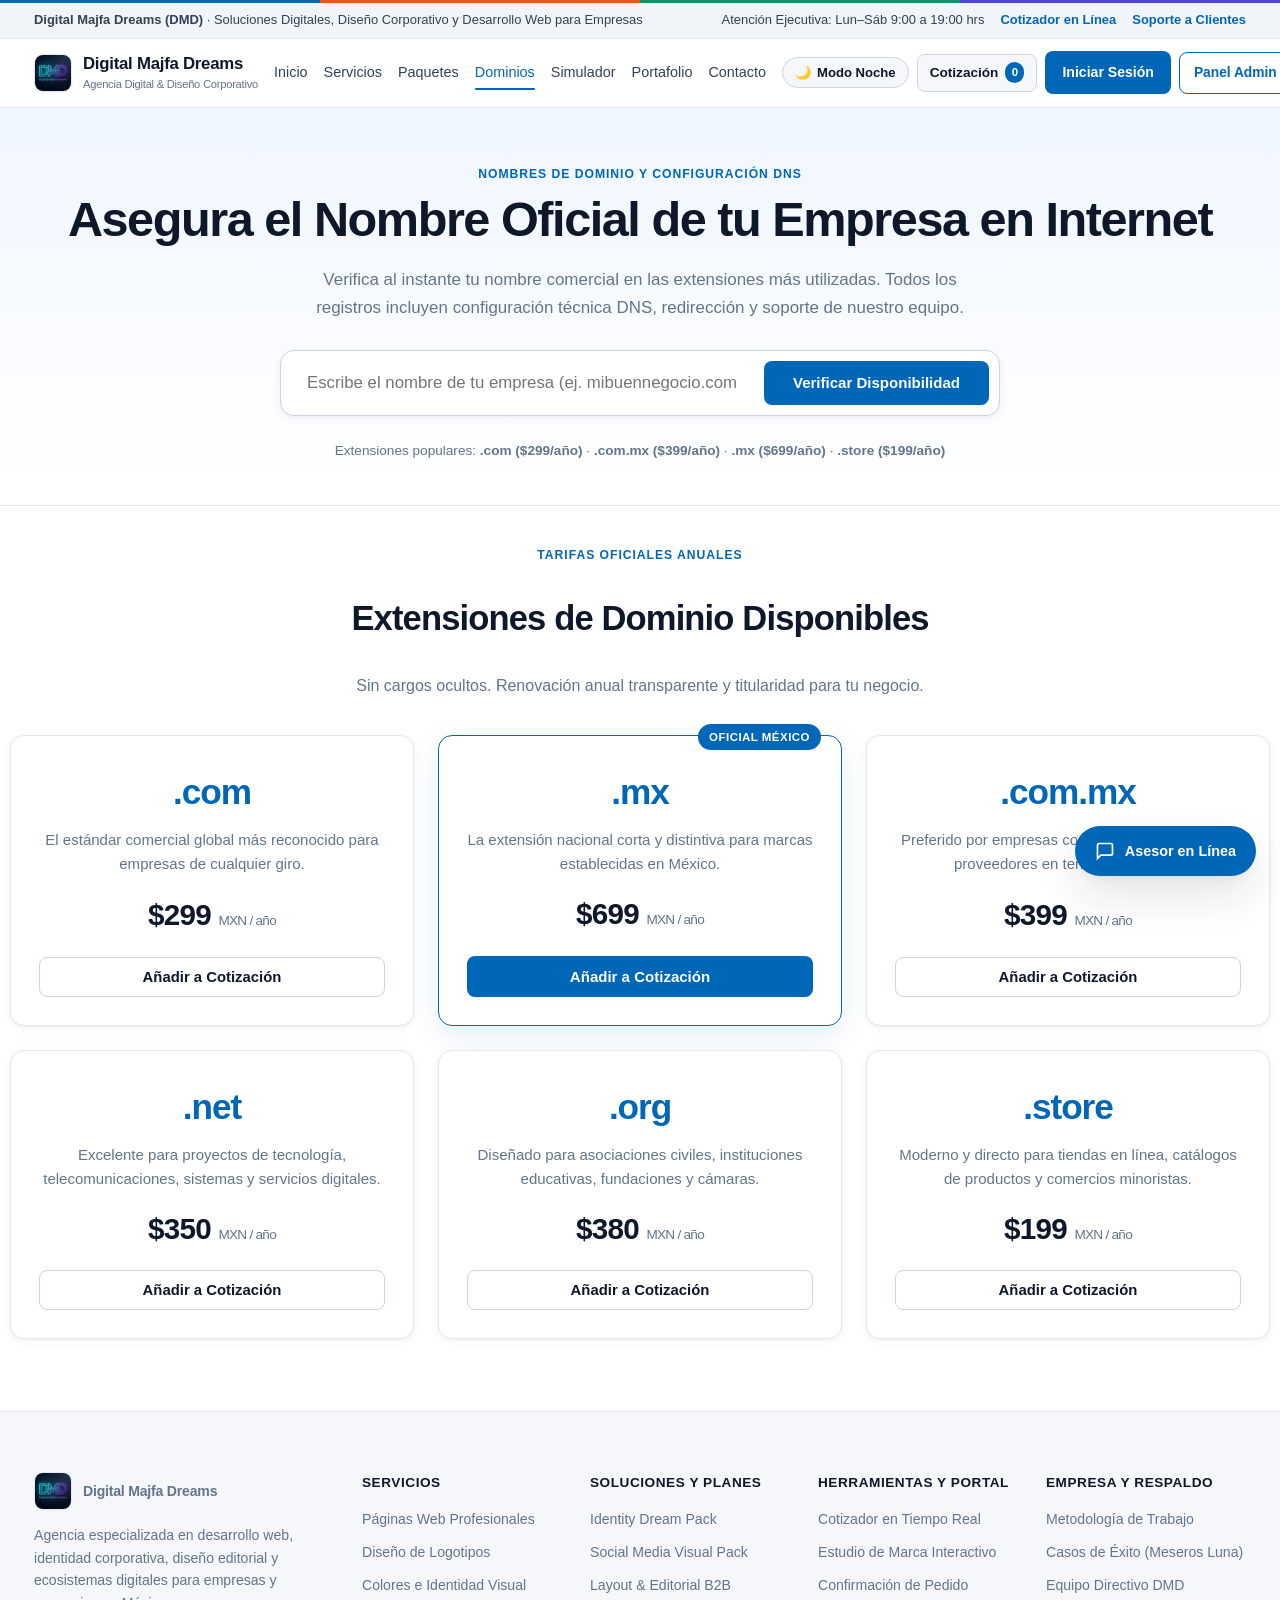
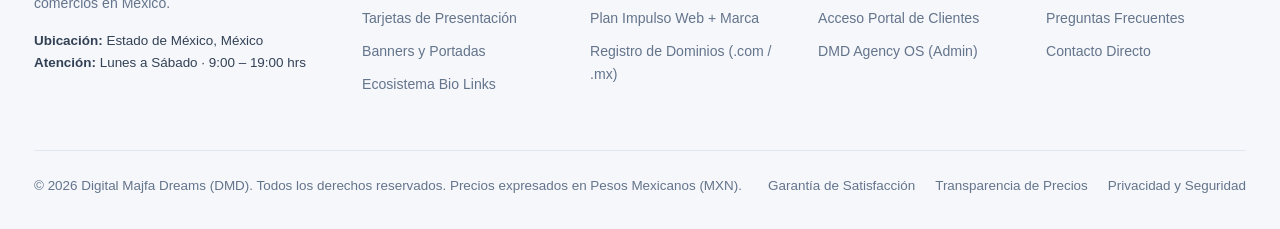
<file: dominios.html>
<!DOCTYPE html>
<html lang="es">
<head>
<meta charset="utf-8">
<meta name="viewport" content="width=device-width, initial-scale=1">
<title>Registro de Dominios Oficiales | Digital Majfa Dreams</title>
<link rel="icon" href="WhatsApp Image 2026-09-17 at 10.40.30 PM.jpeg">
<meta property="og:type" content="website">
<meta property="og:site_name" content="Digital Majfa Dreams (DMD)">
<meta property="og:title" content="Digital Majfa Dreams | Desarrollo Web, Identidad Visual y Marketing Digital">
<meta property="og:description" content="Páginas web profesionales, diseño de logotipos, simulador con IA en 3D y dominios oficiales para empresas. Precios transparentes desde $150 MXN.">
<meta property="og:image" content="og-preview.png">
<meta property="og:image:width" content="1200">
<meta property="og:image:height" content="630">
<meta name="twitter:card" content="summary_large_image">
<meta name="twitter:title" content="Digital Majfa Dreams (DMD) | Agencia Digital Corporativa">
<meta name="twitter:description" content="Construimos la presencia digital e identidad corporativa de tu empresa. Prueba gratis nuestro Arquitecto Web IA 3D.">
<meta name="twitter:image" content="og-preview.png">
<meta name="theme-color" content="#0067b8">
<link rel="stylesheet" href="style.css">
<style>
  .domain-search-box {
    display: flex;
    gap: 12px;
    max-width: 720px;
    margin: 0 auto 24px auto;
    background: #ffffff;
    padding: 10px;
    border-radius: var(--radius);
    border: 1px solid var(--line-strong);
    box-shadow: var(--shadow-sm);
  }
  .domain-search-box input {
    flex: 1;
    border: none;
    padding: 12px 16px;
    font-size: 1.05rem;
    outline: none;
    color: var(--text);
  }
  .tld-card {
    text-align: center;
    align-items: center;
  }
  .tld-badge {
    font-size: 2.2rem;
    font-weight: 800;
    color: var(--primary);
    margin-bottom: 8px;
    letter-spacing: -0.03em;
  }
</style>
</head>
<body>
<div class="ms-color-strip"></div>
<div class="topbar">
  <div class="wrap topbar-in">
    <div><strong>Digital Majfa Dreams (DMD)</strong> · Soluciones Digitales, Diseño Corporativo y Desarrollo Web para Empresas</div>
    <div class="topbar-links">
      <span>Atención Ejecutiva: Lun–Sáb 9:00 a 19:00 hrs</span>
      <a href="servicios.html">Cotizador en Línea</a>
      <a href="portal-cliente.html">Soporte a Clientes</a>
    </div>
  </div>
</div>

<nav class="nav" id="nav">
  <div class="wrap navin">
    <a class="brand" href="index.html">
      <img src="WhatsApp Image 2026-09-17 at 10.40.30 PM.jpeg" alt="DMD Logo">
      <div>
        <span>Digital Majfa Dreams</span>
        <small class="brand-sub">Agencia Digital &amp; Diseño Corporativo</small>
      </div>
    </a>
    <button class="menu-toggle" id="menuToggle" aria-label="Abrir menú">☰ <span class="menu-label">Menú</span></button>
    <div class="links" id="navLinks">
      <a href="index.html" class="">Inicio</a>
      <a href="servicios.html" class="">Servicios</a>
      <a href="paquetes.html" class="">Paquetes</a>
      <a href="dominios.html" class="on">Dominios</a>
      <a href="boceto.html" class="">Simulador</a>
      <a href="index.html#portafolio">Portafolio</a>
      <a href="index.html#contacto">Contacto</a>
    </div>
    <div class="acts2">
      <button type="button" class="theme-toggle-btn" onclick="toggleDarkMode()" title="Cambiar entre Modo Claro y Modo Noche">
        <span>🌙</span> <span class="theme-label">Modo Noche</span>
      </button>
      <a class="cart-pill" id="pill" href="servicios.html#aside" title="Ver servicios seleccionados">
        <span class="cart-label">Cotización</span>
        <span class="cart-count">0</span>
      </a>
      <a class="btn" id="portalBtn" href="login.html" style="padding: 9px 16px; font-size:0.88rem;">Iniciar Sesión</a>
      <a class="ghost" id="adminBtn" href="admin.html" style="display:none; padding: 9px 14px; font-size:0.86rem; border-color:var(--primary); color:var(--primary);">Panel Admin</a>
    </div>
  </div>
</nav>
<script src="script.js"></script>

<section class="hero-band" style="padding: 52px 0 44px; text-align:center;">
  <div class="wrap">
    <span class="eyebrow">Nombres de Dominio y Configuración DNS</span>
    <h1>Asegura el Nombre Oficial de tu Empresa en Internet</h1>
    <p class="sub" style="margin: 0 auto 28px auto;">
      Verifica al instante tu nombre comercial en las extensiones más utilizadas. Todos los registros incluyen configuración técnica DNS, redirección y soporte de nuestro equipo.
    </p>

    <div class="domain-search-box">
      <input type="text" id="domainInput" placeholder="Escribe el nombre de tu empresa (ej. mibuennegocio.com)" onkeypress="if(event.key==='Enter') cotizarDominio()">
      <button class="btn" type="button" onclick="cotizarDominio()" style="padding: 12px 28px;">Verificar Disponibilidad</button>
    </div>
    <div style="font-size:0.85rem; color:var(--mute);">
      Extensiones populares: <strong>.com ($299/año)</strong> · <strong>.com.mx ($399/año)</strong> · <strong>.mx ($699/año)</strong> · <strong>.store ($199/año)</strong>
    </div>
  </div>
</section>

<div class="wrap band" style="padding-top:40px;">
  <!-- CAJA DINÁMICA DE RESULTADOS MULTI-EXTENSIÓN -->
  <div id="searchResult" class="card hidden" style="max-width: 880px; margin: 0 auto 56px auto; border-color: var(--primary);">
    <div id="loading" style="text-align:center; padding:24px;">
      <div class="loader"></div>
      <p class="mute" style="margin-top:10px;">Consultando disponibilidad en servidores de nombres...</p>
    </div>
    <div id="resultContent" class="hidden">
      <div style="display:flex; justify-content:space-between; align-items:center; flex-wrap:wrap; gap:16px; padding-bottom:18px; border-bottom:1px solid var(--line); margin-bottom:20px;">
        <div>
          <span class="status-badge" style="margin-bottom:6px;">✓ Dominio Disponible</span>
          <h3 style="font-size:1.5rem;" id="resDomain">ejemplo.com</h3>
          <p class="mute" style="font-size:0.9rem;">Listo para registro inmediato con configuración DNS y protección incluida.</p>
        </div>
        <div style="display:flex; gap:10px; align-items:center;">
          <button type="button" class="btn" id="addDomainCartBtn">Añadir al Cotizador</button>
          <a id="buyLink" href="#" class="ghost" target="_blank" rel="noopener">Registrar por WhatsApp</a>
        </div>
      </div>

      <h4 style="font-size:0.9rem; color:var(--text-secondary); margin-bottom:12px;">Otras extensiones disponibles para tu marca:</h4>
      <div id="altExtensionsGrid" style="display:grid; grid-template-columns:repeat(auto-fit, minmax(220px, 1fr)); gap:12px;"></div>
    </div>
  </div>

  <div class="section-header center">
    <span class="eyebrow">Tarifas Oficiales Anuales</span>
    <h2>Extensiones de Dominio Disponibles</h2>
    <p class="mute">Sin cargos ocultos. Renovación anual transparente y titularidad para tu negocio.</p>
  </div>

  <div class="grid tld-grid">
    <article class="card tld-card">
      <div class="tld-badge">.com</div>
      <p class="mute" style="flex:1; font-size:0.94rem;">El estándar comercial global más reconocido para empresas de cualquier giro.</p>
      <div class="price-tag">$299 <small>MXN / año</small></div>
      <button class="ghost" style="width:100%;" onclick="addItemToCart('Registro Dominio .COM (1 año)', 299)">Añadir a Cotización</button>
    </article>

    <article class="card tld-card card-featured">
      <span class="card-badge">Oficial México</span>
      <div class="tld-badge">.mx</div>
      <p class="mute" style="flex:1; font-size:0.94rem;">La extensión nacional corta y distintiva para marcas establecidas en México.</p>
      <div class="price-tag">$699 <small>MXN / año</small></div>
      <button class="btn" style="width:100%;" onclick="addItemToCart('Registro Dominio .MX (1 año)', 699)">Añadir a Cotización</button>
    </article>

    <article class="card tld-card">
      <div class="tld-badge">.com.mx</div>
      <p class="mute" style="flex:1; font-size:0.94rem;">Preferido por empresas comerciales, despachos y proveedores en territorio nacional.</p>
      <div class="price-tag">$399 <small>MXN / año</small></div>
      <button class="ghost" style="width:100%;" onclick="addItemToCart('Registro Dominio .COM.MX (1 año)', 399)">Añadir a Cotización</button>
    </article>

    <article class="card tld-card">
      <div class="tld-badge">.net</div>
      <p class="mute" style="flex:1; font-size:0.94rem;">Excelente para proyectos de tecnología, telecomunicaciones, sistemas y servicios digitales.</p>
      <div class="price-tag">$350 <small>MXN / año</small></div>
      <button class="ghost" style="width:100%;" onclick="addItemToCart('Registro Dominio .NET (1 año)', 350)">Añadir a Cotización</button>
    </article>

    <article class="card tld-card">
      <div class="tld-badge">.org</div>
      <p class="mute" style="flex:1; font-size:0.94rem;">Diseñado para asociaciones civiles, instituciones educativas, fundaciones y cámaras.</p>
      <div class="price-tag">$380 <small>MXN / año</small></div>
      <button class="ghost" style="width:100%;" onclick="addItemToCart('Registro Dominio .ORG (1 año)', 380)">Añadir a Cotización</button>
    </article>

    <article class="card tld-card">
      <div class="tld-badge">.store</div>
      <p class="mute" style="flex:1; font-size:0.94rem;">Moderno y directo para tiendas en línea, catálogos de productos y comercios minoristas.</p>
      <div class="price-tag">$199 <small>MXN / año</small></div>
      <button class="ghost" style="width:100%;" onclick="addItemToCart('Registro Dominio .STORE (1 año)', 199)">Añadir a Cotización</button>
    </article>
  </div>
</div>

<script>
  const TLD_PRICES = {
    ".com": 299,
    ".mx": 699,
    ".com.mx": 399,
    ".net": 350,
    ".org": 380,
    ".store": 199
  };

  function cotizarDominio() {
    const raw = document.getElementById("domainInput").value.trim().toLowerCase();
    if (raw === "") {
      alert("Por favor escribe el nombre del dominio que deseas consultar.");
      return;
    }

    const cleanBase = raw.replace(/^(https?:\/\/)?(www\.)?/, "").split(".")[0].replace(/[^a-z0-9-]/g, "") || "miempresa";
    const fullQuery = raw.includes(".") ? raw : cleanBase + ".com";

    let matchedPrice = 299;
    Object.keys(TLD_PRICES).forEach(ext => {
      if (fullQuery.endsWith(ext)) matchedPrice = TLD_PRICES[ext];
    });

    const resultBox = document.getElementById("searchResult");
    const loading = document.getElementById("loading");
    const content = document.getElementById("resultContent");

    resultBox.classList.remove("hidden");
    loading.classList.remove("hidden");
    content.classList.add("hidden");

    setTimeout(() => {
      loading.classList.add("hidden");
      content.classList.remove("hidden");
      document.getElementById("resDomain").textContent = `${fullQuery} — $${matchedPrice} MXN/año`;
      document.getElementById("buyLink").href = `https://wa.me/?text=${encodeURIComponent(`Hola DMD, quiero registrar el dominio ${fullQuery} ($${matchedPrice} MXN/año).`)}`;
      document.getElementById("addDomainCartBtn").onclick = () => {
        addItemToCart(`Dominio ${fullQuery} (1 año)`, matchedPrice);
      };

      const altGrid = document.getElementById("altExtensionsGrid");
      altGrid.innerHTML = Object.entries(TLD_PRICES).map(([ext, price]) => {
        const domName = cleanBase + ext;
        return `<div style="display:flex; justify-content:space-between; align-items:center; padding:10px 14px; background:var(--bg-alt); border:1px solid var(--line); border-radius:6px; font-size:0.88rem;">
          <div><strong>${domName}</strong><br><span style="color:var(--mute);">$${price} MXN/año</span></div>
          <button type="button" class="ghost" style="padding:6px 12px; font-size:0.8rem;" onclick="addItemToCart('Dominio ${domName} (1 año)', ${price})">+ Elegir</button>
        </div>`;
      }).join("");
    }, 600);
  }

  document.addEventListener("DOMContentLoaded", () => {
    const params = new URLSearchParams(window.location.search);
    const q = params.get("q") || safeGet("dmd_last_domain_query");
    if (q) {
      document.getElementById("domainInput").value = q;
      safeRemove("dmd_last_domain_query");
      cotizarDominio();
    }
  });
</script>

<!-- WIDGET DE ASISTENCIA EJECUTIVA -->
<div class="chat-widget">
  <button class="chat-btn" id="chatBtn" aria-label="Abrir asistente ejecutivo">
    <svg viewBox="0 0 24 24" width="20" height="20" stroke="currentColor" stroke-width="2" fill="none"><path d="M21 15a2 2 0 0 1-2 2H7l-4 4V5a2 2 0 0 1 2-2h14a2 2 0 0 1 2 2z"></path></svg>
    <span>Asesor en Línea</span>
  </button>
  <div class="chat-window" id="chatWindow">
    <div class="chat-header">
      <div>
        <strong style="display:block; font-size:0.95rem;">Atención a Clientes DMD</strong>
        <span style="font-size:0.76rem; opacity:0.9;">Respuesta inmediata · Horario comercial</span>
      </div>
      <button class="ghost" id="chatClose" style="padding:4px 9px; border:none; background:rgba(255,255,255,0.15); color:#fff;">✕</button>
    </div>
    <div class="chat-body" id="chatBody">
      <div class="msg bot">Bienvenido a <strong>Digital Majfa Dreams</strong>. ¿En qué podemos asesorarte hoy para impulsar tu negocio?</div>
      <div class="chat-opts" id="chatOpts">
        <button onclick="sendUserMsg('Quiero cotizar servicios')">Cotizar servicios individuales</button>
        <button onclick="sendUserMsg('Busco un paquete integral')">Ver paquetes empresariales</button>
        <button onclick="sendUserMsg('Consultar tiempos de entrega')">Tiempos de entrega y garantías</button>
        <button onclick="sendUserMsg('Hablar con un asesor')">Contactar a un asesor humano</button>
      </div>
    </div>
    <div class="chat-footer">
      <input type="text" id="chatInput" placeholder="Escribe tu consulta..." onkeypress="if(event.key==='Enter') sendCustomMsg()">
      <button class="btn" onclick="sendCustomMsg()" style="padding:0 14px;">Enviar</button>
    </div>
  </div>
</div>

<footer class="site-footer">
  <div class="wrap">
    <div class="footer-grid">
      <div class="footer-col">
        <a class="brand" href="index.html" style="margin-bottom:14px;">
          <img src="WhatsApp Image 2026-09-17 at 10.40.30 PM.jpeg" alt="DMD">
          <span>Digital Majfa Dreams</span>
        </a>
        <p style="color:var(--mute); font-size:0.88rem; margin-bottom:16px; max-width:300px;">
          Agencia especializada en desarrollo web, identidad corporativa, diseño editorial y ecosistemas digitales para empresas y comercios en México.
        </p>
        <div style="font-size:0.84rem; color:var(--text-secondary);">
          <div><strong>Ubicación:</strong> Estado de México, México</div>
          <div><strong>Atención:</strong> Lunes a Sábado · 9:00 – 19:00 hrs</div>
        </div>
      </div>

      <div class="footer-col">
        <h4>Servicios</h4>
        <ul>
          <li><a href="web.html">Páginas Web Profesionales</a></li>
          <li><a href="logo.html">Diseño de Logotipos</a></li>
          <li><a href="identidad.html">Colores e Identidad Visual</a></li>
          <li><a href="tarjetas.html">Tarjetas de Presentación</a></li>
          <li><a href="banners.html">Banners y Portadas</a></li>
          <li><a href="enlaces.html">Ecosistema Bio Links</a></li>
        </ul>
      </div>

      <div class="footer-col">
        <h4>Soluciones y Planes</h4>
        <ul>
          <li><a href="paquetes.html">Identity Dream Pack</a></li>
          <li><a href="paquetes.html">Social Media Visual Pack</a></li>
          <li><a href="paquetes.html">Layout &amp; Editorial B2B</a></li>
          <li><a href="paquetes.html">Plan Impulso Web + Marca</a></li>
          <li><a href="dominios.html">Registro de Dominios (.com / .mx)</a></li>
        </ul>
      </div>

      <div class="footer-col">
        <h4>Herramientas y Portal</h4>
        <ul>
          <li><a href="servicios.html">Cotizador en Tiempo Real</a></li>
          <li><a href="boceto.html">Estudio de Marca Interactivo</a></li>
          <li><a href="checkout.html">Confirmación de Pedido</a></li>
          <li><a href="login.html">Acceso Portal de Clientes</a></li>
          <li><a href="admin.html">DMD Agency OS (Admin)</a></li>
        </ul>
      </div>

      <div class="footer-col">
        <h4>Empresa y Respaldo</h4>
        <ul>
          <li><a href="index.html#proceso">Metodología de Trabajo</a></li>
          <li><a href="index.html#portafolio">Casos de Éxito (Meseros Luna)</a></li>
          <li><a href="index.html#equipo">Equipo Directivo DMD</a></li>
          <li><a href="index.html#faq">Preguntas Frecuentes</a></li>
          <li><a href="index.html#contacto">Contacto Directo</a></li>
        </ul>
      </div>
    </div>

    <div class="footer-bottom">
      <div>© 2026 Digital Majfa Dreams (DMD). Todos los derechos reservados. Precios expresados en Pesos Mexicanos (MXN).</div>
      <div style="display:flex; gap:20px;">
        <a href="index.html#faq">Garantía de Satisfacción</a>
        <a href="servicios.html">Transparencia de Precios</a>
        <a href="login.html">Privacidad y Seguridad</a>
      </div>
    </div>
  </div>
</footer>
</body>
</html>
</file>
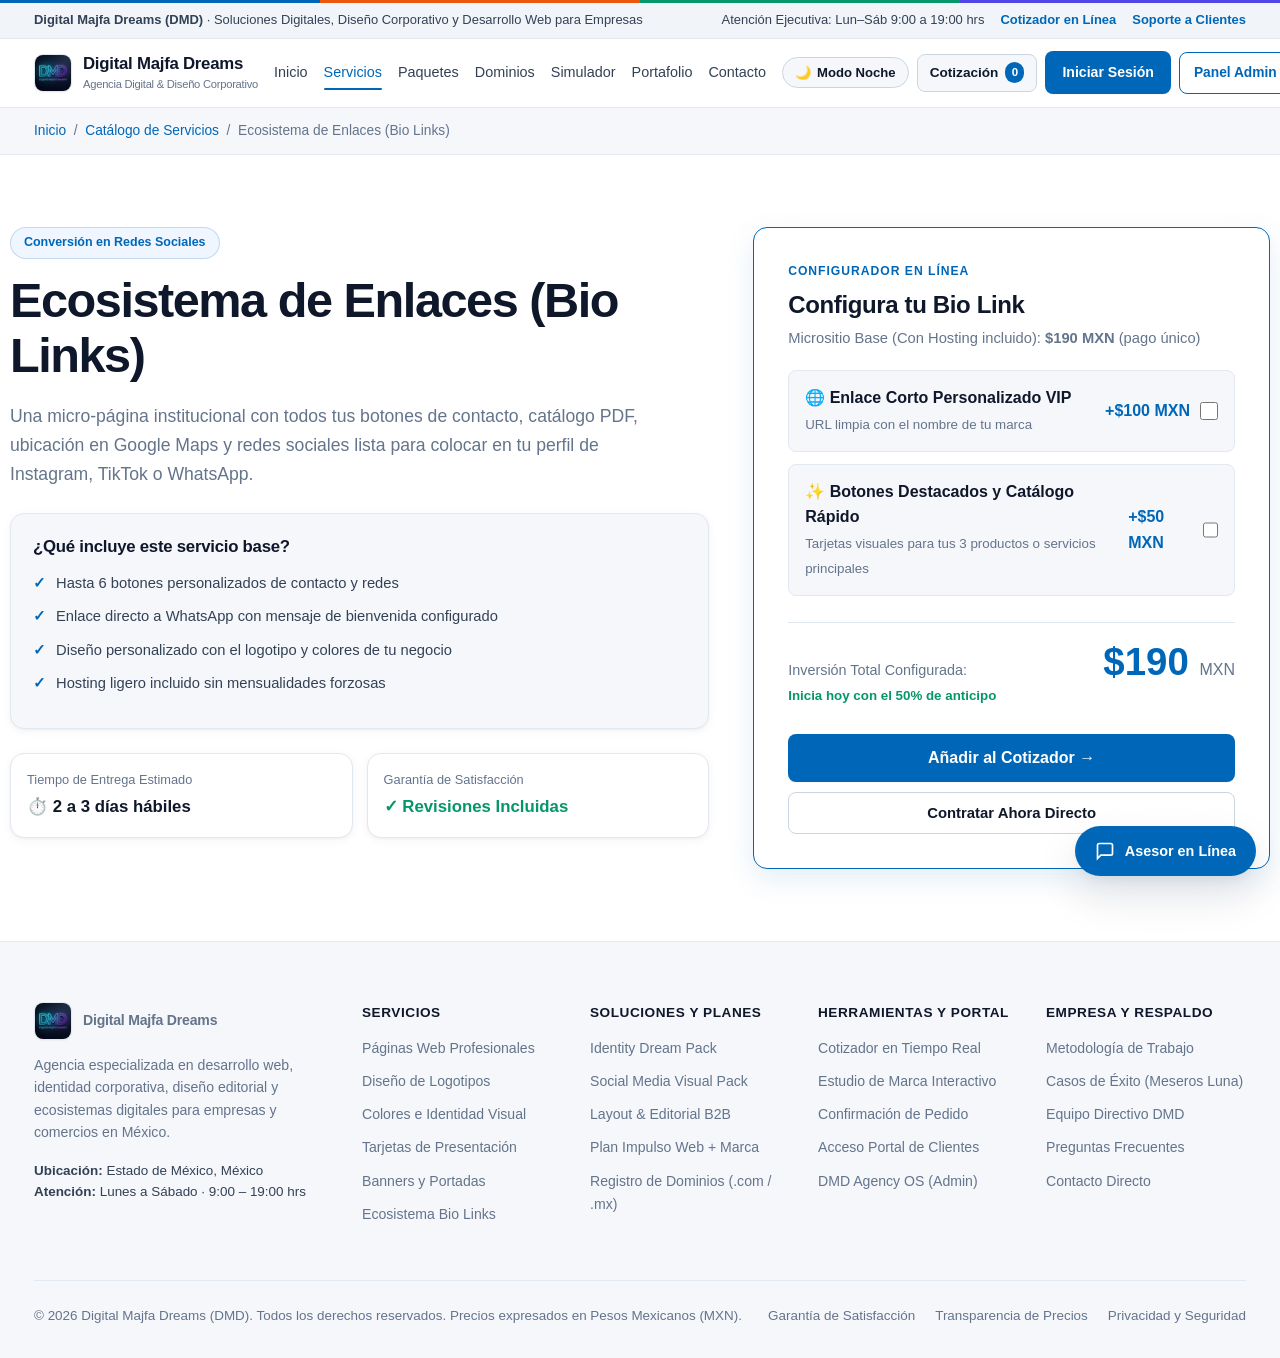
<file: enlaces.html>
<!DOCTYPE html>
<html lang="es">
<head>
<meta charset="utf-8">
<meta name="viewport" content="width=device-width, initial-scale=1">
<title>Ecosistema de Enlaces (Bio Links) | Digital Majfa Dreams</title>
<link rel="icon" href="WhatsApp Image 2026-09-17 at 10.40.30 PM.jpeg">
<meta property="og:type" content="website">
<meta property="og:site_name" content="Digital Majfa Dreams (DMD)">
<meta property="og:title" content="Digital Majfa Dreams | Desarrollo Web, Identidad Visual y Marketing Digital">
<meta property="og:description" content="Páginas web profesionales, diseño de logotipos, simulador con IA en 3D y dominios oficiales para empresas. Precios transparentes desde $150 MXN.">
<meta property="og:image" content="og-preview.png">
<meta property="og:image:width" content="1200">
<meta property="og:image:height" content="630">
<meta name="twitter:card" content="summary_large_image">
<meta name="twitter:title" content="Digital Majfa Dreams (DMD) | Agencia Digital Corporativa">
<meta name="twitter:description" content="Construimos la presencia digital e identidad corporativa de tu empresa. Prueba gratis nuestro Arquitecto Web IA 3D.">
<meta name="twitter:image" content="og-preview.png">
<meta name="theme-color" content="#0067b8">
<link rel="stylesheet" href="style.css">
</head>
<body>
<div class="ms-color-strip"></div>
<div class="topbar">
  <div class="wrap topbar-in">
    <div><strong>Digital Majfa Dreams (DMD)</strong> · Soluciones Digitales, Diseño Corporativo y Desarrollo Web para Empresas</div>
    <div class="topbar-links">
      <span>Atención Ejecutiva: Lun–Sáb 9:00 a 19:00 hrs</span>
      <a href="servicios.html">Cotizador en Línea</a>
      <a href="portal-cliente.html">Soporte a Clientes</a>
    </div>
  </div>
</div>

<nav class="nav" id="nav">
  <div class="wrap navin">
    <a class="brand" href="index.html">
      <img src="WhatsApp Image 2026-09-17 at 10.40.30 PM.jpeg" alt="DMD Logo">
      <div>
        <span>Digital Majfa Dreams</span>
        <small class="brand-sub">Agencia Digital &amp; Diseño Corporativo</small>
      </div>
    </a>
    <button class="menu-toggle" id="menuToggle" aria-label="Abrir menú">☰ <span class="menu-label">Menú</span></button>
    <div class="links" id="navLinks">
      <a href="index.html" class="">Inicio</a>
      <a href="servicios.html" class="on">Servicios</a>
      <a href="paquetes.html" class="">Paquetes</a>
      <a href="dominios.html" class="">Dominios</a>
      <a href="boceto.html" class="">Simulador</a>
      <a href="index.html#portafolio">Portafolio</a>
      <a href="index.html#contacto">Contacto</a>
    </div>
    <div class="acts2">
      <button type="button" class="theme-toggle-btn" onclick="toggleDarkMode()" title="Cambiar entre Modo Claro y Modo Noche">
        <span>🌙</span> <span class="theme-label">Modo Noche</span>
      </button>
      <a class="cart-pill" id="pill" href="servicios.html#aside" title="Ver servicios seleccionados">
        <span class="cart-label">Cotización</span>
        <span class="cart-count">0</span>
      </a>
      <a class="btn" id="portalBtn" href="login.html" style="padding: 9px 16px; font-size:0.88rem;">Iniciar Sesión</a>
      <a class="ghost" id="adminBtn" href="admin.html" style="display:none; padding: 9px 14px; font-size:0.86rem; border-color:var(--primary); color:var(--primary);">Panel Admin</a>
    </div>
  </div>
</nav>
<script src="script.js"></script>

<div style="background:var(--bg-alt); border-bottom:1px solid var(--line); padding:12px 0; font-size:0.86rem; color:var(--mute);">
  <div class="wrap">
    <a href="index.html" style="color:var(--primary);">Inicio</a> &nbsp;/&nbsp;
    <a href="servicios.html" style="color:var(--primary);">Catálogo de Servicios</a> &nbsp;/&nbsp;
    <span>Ecosistema de Enlaces (Bio Links)</span>
  </div>
</div>

<div class="wrap band">
  <div class="hero-split" style="align-items:start;">
    <!-- INFORMACIÓN DEL SERVICIO -->
    <div>
      <span class="pill" style="margin-bottom:14px;">Conversión en Redes Sociales</span>
      <h1>Ecosistema de Enlaces (Bio Links)</h1>
      <p class="sub" style="font-size:1.1rem; margin-bottom:24px;">Una micro-página institucional con todos tus botones de contacto, catálogo PDF, ubicación en Google Maps y redes sociales lista para colocar en tu perfil de Instagram, TikTok o WhatsApp.</p>

      <div class="card" style="background:var(--bg-alt); margin-bottom:24px; padding:22px;">
        <h3 style="font-size:1.05rem; margin-bottom:14px;">¿Qué incluye este servicio base?</h3>
        <ul class="feature-list" style="margin-bottom:0;">
          <li>Hasta 6 botones personalizados de contacto y redes</li><li>Enlace directo a WhatsApp con mensaje de bienvenida configurado</li><li>Diseño personalizado con el logotipo y colores de tu negocio</li><li>Hosting ligero incluido sin mensualidades forzosas</li>
        </ul>
      </div>

      <div style="display:grid; grid-template-columns:repeat(2, 1fr); gap:14px;">
        <div class="card" style="padding:16px;">
          <span class="mute" style="font-size:0.8rem;">Tiempo de Entrega Estimado</span>
          <strong style="font-size:1.05rem; color:var(--text); margin-top:4px;">⏱️ 2 a 3 días hábiles</strong>
        </div>
        <div class="card" style="padding:16px;">
          <span class="mute" style="font-size:0.8rem;">Garantía de Satisfacción</span>
          <strong style="font-size:1.05rem; color:var(--success); margin-top:4px;">✓ Revisiones Incluidas</strong>
        </div>
      </div>
    </div>

    <!-- CONFIGURADOR Y CALCULADORA DINÁMICA -->
    <div class="card card-featured" style="padding:34px;">
      <span class="eyebrow">Configurador en Línea</span>
      <h3 style="font-size:1.5rem; margin-bottom:6px;">Configura tu Bio Link</h3>
      <p class="mute" style="margin-bottom:20px; font-size:0.92rem;">Micrositio Base (Con Hosting incluido): <strong>$190 MXN</strong> (pago único)</p>

      <div>
        
      <label class="option-check">
        <div>
          <div style="font-weight:600; color:var(--text);">🌐 Enlace Corto Personalizado VIP</div>
          <small class="mute">URL limpia con el nombre de tu marca</small>
        </div>
        <div style="display:flex; align-items:center; gap:10px;">
          <strong style="color:var(--primary);">+$100 MXN</strong>
          <input type="checkbox" id="chkDominio" onchange="calcEnlaces()">
        </div>
      </label>

      <label class="option-check">
        <div>
          <div style="font-weight:600; color:var(--text);">✨ Botones Destacados y Catálogo Rápido</div>
          <small class="mute">Tarjetas visuales para tus 3 productos o servicios principales</small>
        </div>
        <div style="display:flex; align-items:center; gap:10px;">
          <strong style="color:var(--primary);">+$50 MXN</strong>
          <input type="checkbox" id="chkAnim" onchange="calcEnlaces()">
        </div>
      </label>
    

        <div style="margin: 26px 0; border-top: 1px solid var(--line); padding-top: 20px; display:flex; justify-content:space-between; align-items:baseline;">
          <div>
            <div style="color:var(--mute); font-size:0.9rem;">Inversión Total Configurada:</div>
            <small style="color:var(--success); font-weight:600;">Inicia hoy con el 50% de anticipo</small>
          </div>
          <div id="dynamicPriceBox" style="font-size:2.4rem; font-weight:700; color:var(--primary); line-height:1;">
            $190 <span style="font-size:1rem; color:var(--mute); font-weight:500;">MXN</span>
          </div>
        </div>

        <div style="display:flex; flex-direction:column; gap:10px;">
          <button class="btn" onclick="addConfiguredService(false)" style="width:100%; padding:14px; font-size:1rem;">Añadir al Cotizador →</button>
          <button class="ghost" onclick="addConfiguredService(true)" style="width:100%; padding:12px;">Contratar Ahora Directo</button>
        </div>
      </div>
    </div>
  </div>
</div>

<script>

      const basePriceEnlaces = 190;
      function getEnlacesConfig() {
        let total = basePriceEnlaces;
        let name = "Ecosistema de Enlaces";
        if (document.getElementById("chkDominio").checked) { total += 100; name += " + URL VIP"; }
        if (document.getElementById("chkAnim").checked) { total += 50; name += " + Catálogo Rápido"; }
        return { total, name };
      }
      function calcEnlaces() {
        const cfg = getEnlacesConfig();
        document.getElementById("dynamicPriceBox").innerHTML = `$${cfg.total} <span style="font-size:1rem; color:var(--mute); font-weight:500;">MXN</span>`;
      }
      function addConfiguredService(goCheckout) {
        const cfg = getEnlacesConfig();
        addItemToCart(cfg.name, cfg.total);
        window.location.href = goCheckout ? "checkout.html" : "servicios.html";
      }
    
</script>

<!-- WIDGET DE ASISTENCIA EJECUTIVA -->
<div class="chat-widget">
  <button class="chat-btn" id="chatBtn" aria-label="Abrir asistente ejecutivo">
    <svg viewBox="0 0 24 24" width="20" height="20" stroke="currentColor" stroke-width="2" fill="none"><path d="M21 15a2 2 0 0 1-2 2H7l-4 4V5a2 2 0 0 1 2-2h14a2 2 0 0 1 2 2z"></path></svg>
    <span>Asesor en Línea</span>
  </button>
  <div class="chat-window" id="chatWindow">
    <div class="chat-header">
      <div>
        <strong style="display:block; font-size:0.95rem;">Atención a Clientes DMD</strong>
        <span style="font-size:0.76rem; opacity:0.9;">Respuesta inmediata · Horario comercial</span>
      </div>
      <button class="ghost" id="chatClose" style="padding:4px 9px; border:none; background:rgba(255,255,255,0.15); color:#fff;">✕</button>
    </div>
    <div class="chat-body" id="chatBody">
      <div class="msg bot">Bienvenido a <strong>Digital Majfa Dreams</strong>. ¿En qué podemos asesorarte hoy para impulsar tu negocio?</div>
      <div class="chat-opts" id="chatOpts">
        <button onclick="sendUserMsg('Quiero cotizar servicios')">Cotizar servicios individuales</button>
        <button onclick="sendUserMsg('Busco un paquete integral')">Ver paquetes empresariales</button>
        <button onclick="sendUserMsg('Consultar tiempos de entrega')">Tiempos de entrega y garantías</button>
        <button onclick="sendUserMsg('Hablar con un asesor')">Contactar a un asesor humano</button>
      </div>
    </div>
    <div class="chat-footer">
      <input type="text" id="chatInput" placeholder="Escribe tu consulta..." onkeypress="if(event.key==='Enter') sendCustomMsg()">
      <button class="btn" onclick="sendCustomMsg()" style="padding:0 14px;">Enviar</button>
    </div>
  </div>
</div>

<footer class="site-footer">
  <div class="wrap">
    <div class="footer-grid">
      <div class="footer-col">
        <a class="brand" href="index.html" style="margin-bottom:14px;">
          <img src="WhatsApp Image 2026-09-17 at 10.40.30 PM.jpeg" alt="DMD">
          <span>Digital Majfa Dreams</span>
        </a>
        <p style="color:var(--mute); font-size:0.88rem; margin-bottom:16px; max-width:300px;">
          Agencia especializada en desarrollo web, identidad corporativa, diseño editorial y ecosistemas digitales para empresas y comercios en México.
        </p>
        <div style="font-size:0.84rem; color:var(--text-secondary);">
          <div><strong>Ubicación:</strong> Estado de México, México</div>
          <div><strong>Atención:</strong> Lunes a Sábado · 9:00 – 19:00 hrs</div>
        </div>
      </div>

      <div class="footer-col">
        <h4>Servicios</h4>
        <ul>
          <li><a href="web.html">Páginas Web Profesionales</a></li>
          <li><a href="logo.html">Diseño de Logotipos</a></li>
          <li><a href="identidad.html">Colores e Identidad Visual</a></li>
          <li><a href="tarjetas.html">Tarjetas de Presentación</a></li>
          <li><a href="banners.html">Banners y Portadas</a></li>
          <li><a href="enlaces.html">Ecosistema Bio Links</a></li>
        </ul>
      </div>

      <div class="footer-col">
        <h4>Soluciones y Planes</h4>
        <ul>
          <li><a href="paquetes.html">Identity Dream Pack</a></li>
          <li><a href="paquetes.html">Social Media Visual Pack</a></li>
          <li><a href="paquetes.html">Layout &amp; Editorial B2B</a></li>
          <li><a href="paquetes.html">Plan Impulso Web + Marca</a></li>
          <li><a href="dominios.html">Registro de Dominios (.com / .mx)</a></li>
        </ul>
      </div>

      <div class="footer-col">
        <h4>Herramientas y Portal</h4>
        <ul>
          <li><a href="servicios.html">Cotizador en Tiempo Real</a></li>
          <li><a href="boceto.html">Estudio de Marca Interactivo</a></li>
          <li><a href="checkout.html">Confirmación de Pedido</a></li>
          <li><a href="login.html">Acceso Portal de Clientes</a></li>
          <li><a href="admin.html">DMD Agency OS (Admin)</a></li>
        </ul>
      </div>

      <div class="footer-col">
        <h4>Empresa y Respaldo</h4>
        <ul>
          <li><a href="index.html#proceso">Metodología de Trabajo</a></li>
          <li><a href="index.html#portafolio">Casos de Éxito (Meseros Luna)</a></li>
          <li><a href="index.html#equipo">Equipo Directivo DMD</a></li>
          <li><a href="index.html#faq">Preguntas Frecuentes</a></li>
          <li><a href="index.html#contacto">Contacto Directo</a></li>
        </ul>
      </div>
    </div>

    <div class="footer-bottom">
      <div>© 2026 Digital Majfa Dreams (DMD). Todos los derechos reservados. Precios expresados en Pesos Mexicanos (MXN).</div>
      <div style="display:flex; gap:20px;">
        <a href="index.html#faq">Garantía de Satisfacción</a>
        <a href="servicios.html">Transparencia de Precios</a>
        <a href="login.html">Privacidad y Seguridad</a>
      </div>
    </div>
  </div>
</footer>
</body>
</html>
</file>
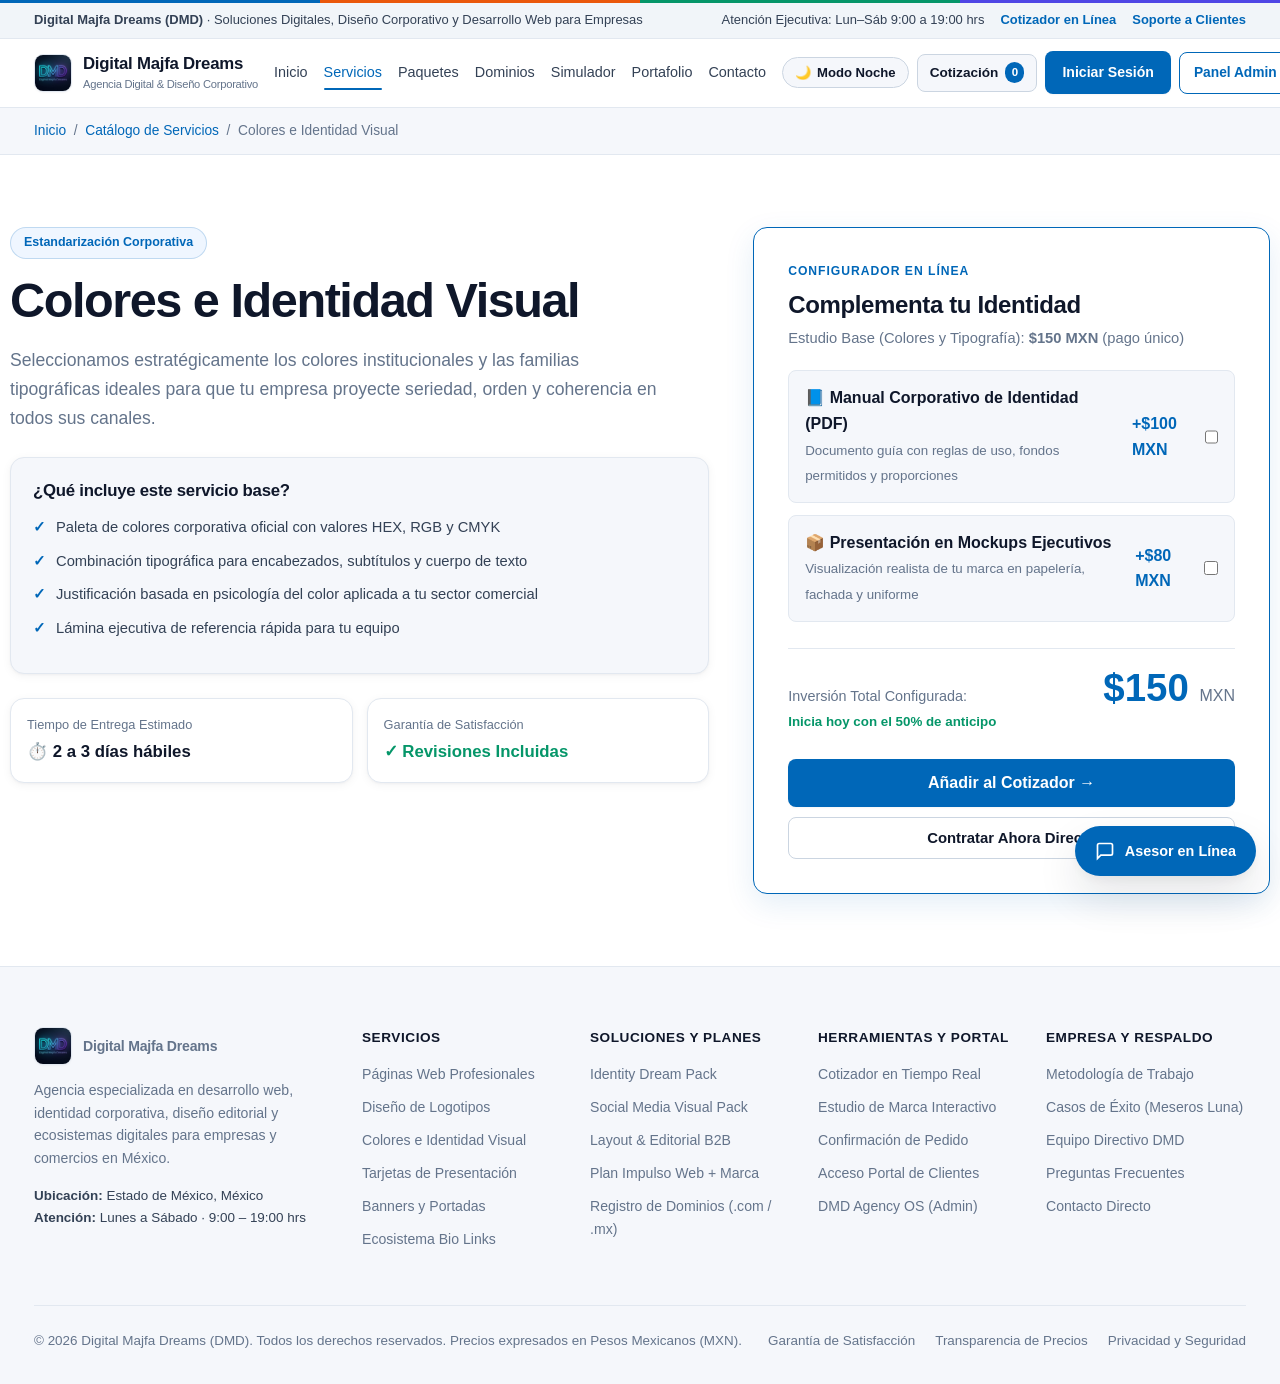
<file: identidad.html>
<!DOCTYPE html>
<html lang="es">
<head>
<meta charset="utf-8">
<meta name="viewport" content="width=device-width, initial-scale=1">
<title>Colores e Identidad Visual | Digital Majfa Dreams</title>
<link rel="icon" href="WhatsApp Image 2026-09-17 at 10.40.30 PM.jpeg">
<meta property="og:type" content="website">
<meta property="og:site_name" content="Digital Majfa Dreams (DMD)">
<meta property="og:title" content="Digital Majfa Dreams | Desarrollo Web, Identidad Visual y Marketing Digital">
<meta property="og:description" content="Páginas web profesionales, diseño de logotipos, simulador con IA en 3D y dominios oficiales para empresas. Precios transparentes desde $150 MXN.">
<meta property="og:image" content="og-preview.png">
<meta property="og:image:width" content="1200">
<meta property="og:image:height" content="630">
<meta name="twitter:card" content="summary_large_image">
<meta name="twitter:title" content="Digital Majfa Dreams (DMD) | Agencia Digital Corporativa">
<meta name="twitter:description" content="Construimos la presencia digital e identidad corporativa de tu empresa. Prueba gratis nuestro Arquitecto Web IA 3D.">
<meta name="twitter:image" content="og-preview.png">
<meta name="theme-color" content="#0067b8">
<link rel="stylesheet" href="style.css">
</head>
<body>
<div class="ms-color-strip"></div>
<div class="topbar">
  <div class="wrap topbar-in">
    <div><strong>Digital Majfa Dreams (DMD)</strong> · Soluciones Digitales, Diseño Corporativo y Desarrollo Web para Empresas</div>
    <div class="topbar-links">
      <span>Atención Ejecutiva: Lun–Sáb 9:00 a 19:00 hrs</span>
      <a href="servicios.html">Cotizador en Línea</a>
      <a href="portal-cliente.html">Soporte a Clientes</a>
    </div>
  </div>
</div>

<nav class="nav" id="nav">
  <div class="wrap navin">
    <a class="brand" href="index.html">
      <img src="WhatsApp Image 2026-09-17 at 10.40.30 PM.jpeg" alt="DMD Logo">
      <div>
        <span>Digital Majfa Dreams</span>
        <small class="brand-sub">Agencia Digital &amp; Diseño Corporativo</small>
      </div>
    </a>
    <button class="menu-toggle" id="menuToggle" aria-label="Abrir menú">☰ <span class="menu-label">Menú</span></button>
    <div class="links" id="navLinks">
      <a href="index.html" class="">Inicio</a>
      <a href="servicios.html" class="on">Servicios</a>
      <a href="paquetes.html" class="">Paquetes</a>
      <a href="dominios.html" class="">Dominios</a>
      <a href="boceto.html" class="">Simulador</a>
      <a href="index.html#portafolio">Portafolio</a>
      <a href="index.html#contacto">Contacto</a>
    </div>
    <div class="acts2">
      <button type="button" class="theme-toggle-btn" onclick="toggleDarkMode()" title="Cambiar entre Modo Claro y Modo Noche">
        <span>🌙</span> <span class="theme-label">Modo Noche</span>
      </button>
      <a class="cart-pill" id="pill" href="servicios.html#aside" title="Ver servicios seleccionados">
        <span class="cart-label">Cotización</span>
        <span class="cart-count">0</span>
      </a>
      <a class="btn" id="portalBtn" href="login.html" style="padding: 9px 16px; font-size:0.88rem;">Iniciar Sesión</a>
      <a class="ghost" id="adminBtn" href="admin.html" style="display:none; padding: 9px 14px; font-size:0.86rem; border-color:var(--primary); color:var(--primary);">Panel Admin</a>
    </div>
  </div>
</nav>
<script src="script.js"></script>

<div style="background:var(--bg-alt); border-bottom:1px solid var(--line); padding:12px 0; font-size:0.86rem; color:var(--mute);">
  <div class="wrap">
    <a href="index.html" style="color:var(--primary);">Inicio</a> &nbsp;/&nbsp;
    <a href="servicios.html" style="color:var(--primary);">Catálogo de Servicios</a> &nbsp;/&nbsp;
    <span>Colores e Identidad Visual</span>
  </div>
</div>

<div class="wrap band">
  <div class="hero-split" style="align-items:start;">
    <!-- INFORMACIÓN DEL SERVICIO -->
    <div>
      <span class="pill" style="margin-bottom:14px;">Estandarización Corporativa</span>
      <h1>Colores e Identidad Visual</h1>
      <p class="sub" style="font-size:1.1rem; margin-bottom:24px;">Seleccionamos estratégicamente los colores institucionales y las familias tipográficas ideales para que tu empresa proyecte seriedad, orden y coherencia en todos sus canales.</p>

      <div class="card" style="background:var(--bg-alt); margin-bottom:24px; padding:22px;">
        <h3 style="font-size:1.05rem; margin-bottom:14px;">¿Qué incluye este servicio base?</h3>
        <ul class="feature-list" style="margin-bottom:0;">
          <li>Paleta de colores corporativa oficial con valores HEX, RGB y CMYK</li><li>Combinación tipográfica para encabezados, subtítulos y cuerpo de texto</li><li>Justificación basada en psicología del color aplicada a tu sector comercial</li><li>Lámina ejecutiva de referencia rápida para tu equipo</li>
        </ul>
      </div>

      <div style="display:grid; grid-template-columns:repeat(2, 1fr); gap:14px;">
        <div class="card" style="padding:16px;">
          <span class="mute" style="font-size:0.8rem;">Tiempo de Entrega Estimado</span>
          <strong style="font-size:1.05rem; color:var(--text); margin-top:4px;">⏱️ 2 a 3 días hábiles</strong>
        </div>
        <div class="card" style="padding:16px;">
          <span class="mute" style="font-size:0.8rem;">Garantía de Satisfacción</span>
          <strong style="font-size:1.05rem; color:var(--success); margin-top:4px;">✓ Revisiones Incluidas</strong>
        </div>
      </div>
    </div>

    <!-- CONFIGURADOR Y CALCULADORA DINÁMICA -->
    <div class="card card-featured" style="padding:34px;">
      <span class="eyebrow">Configurador en Línea</span>
      <h3 style="font-size:1.5rem; margin-bottom:6px;">Complementa tu Identidad</h3>
      <p class="mute" style="margin-bottom:20px; font-size:0.92rem;">Estudio Base (Colores y Tipografía): <strong>$150 MXN</strong> (pago único)</p>

      <div>
        
      <label class="option-check">
        <div>
          <div style="font-weight:600; color:var(--text);">📘 Manual Corporativo de Identidad (PDF)</div>
          <small class="mute">Documento guía con reglas de uso, fondos permitidos y proporciones</small>
        </div>
        <div style="display:flex; align-items:center; gap:10px;">
          <strong style="color:var(--primary);">+$100 MXN</strong>
          <input type="checkbox" id="chkManual" onchange="calcIdentidad()">
        </div>
      </label>

      <label class="option-check">
        <div>
          <div style="font-weight:600; color:var(--text);">📦 Presentación en Mockups Ejecutivos</div>
          <small class="mute">Visualización realista de tu marca en papelería, fachada y uniforme</small>
        </div>
        <div style="display:flex; align-items:center; gap:10px;">
          <strong style="color:var(--primary);">+$80 MXN</strong>
          <input type="checkbox" id="chkMockups" onchange="calcIdentidad()">
        </div>
      </label>
    

        <div style="margin: 26px 0; border-top: 1px solid var(--line); padding-top: 20px; display:flex; justify-content:space-between; align-items:baseline;">
          <div>
            <div style="color:var(--mute); font-size:0.9rem;">Inversión Total Configurada:</div>
            <small style="color:var(--success); font-weight:600;">Inicia hoy con el 50% de anticipo</small>
          </div>
          <div id="dynamicPriceBox" style="font-size:2.4rem; font-weight:700; color:var(--primary); line-height:1;">
            $150 <span style="font-size:1rem; color:var(--mute); font-weight:500;">MXN</span>
          </div>
        </div>

        <div style="display:flex; flex-direction:column; gap:10px;">
          <button class="btn" onclick="addConfiguredService(false)" style="width:100%; padding:14px; font-size:1rem;">Añadir al Cotizador →</button>
          <button class="ghost" onclick="addConfiguredService(true)" style="width:100%; padding:12px;">Contratar Ahora Directo</button>
        </div>
      </div>
    </div>
  </div>
</div>

<script>

      const basePriceId = 150;
      function getIdConfig() {
        let total = basePriceId;
        let name = "Identidad Visual";
        if (document.getElementById("chkManual").checked) { total += 100; name += " + Manual PDF"; }
        if (document.getElementById("chkMockups").checked) { total += 80; name += " + Mockups"; }
        return { total, name };
      }
      function calcIdentidad() {
        const cfg = getIdConfig();
        document.getElementById("dynamicPriceBox").innerHTML = `$${cfg.total} <span style="font-size:1rem; color:var(--mute); font-weight:500;">MXN</span>`;
      }
      function addConfiguredService(goCheckout) {
        const cfg = getIdConfig();
        addItemToCart(cfg.name, cfg.total);
        window.location.href = goCheckout ? "checkout.html" : "servicios.html";
      }
    
</script>

<!-- WIDGET DE ASISTENCIA EJECUTIVA -->
<div class="chat-widget">
  <button class="chat-btn" id="chatBtn" aria-label="Abrir asistente ejecutivo">
    <svg viewBox="0 0 24 24" width="20" height="20" stroke="currentColor" stroke-width="2" fill="none"><path d="M21 15a2 2 0 0 1-2 2H7l-4 4V5a2 2 0 0 1 2-2h14a2 2 0 0 1 2 2z"></path></svg>
    <span>Asesor en Línea</span>
  </button>
  <div class="chat-window" id="chatWindow">
    <div class="chat-header">
      <div>
        <strong style="display:block; font-size:0.95rem;">Atención a Clientes DMD</strong>
        <span style="font-size:0.76rem; opacity:0.9;">Respuesta inmediata · Horario comercial</span>
      </div>
      <button class="ghost" id="chatClose" style="padding:4px 9px; border:none; background:rgba(255,255,255,0.15); color:#fff;">✕</button>
    </div>
    <div class="chat-body" id="chatBody">
      <div class="msg bot">Bienvenido a <strong>Digital Majfa Dreams</strong>. ¿En qué podemos asesorarte hoy para impulsar tu negocio?</div>
      <div class="chat-opts" id="chatOpts">
        <button onclick="sendUserMsg('Quiero cotizar servicios')">Cotizar servicios individuales</button>
        <button onclick="sendUserMsg('Busco un paquete integral')">Ver paquetes empresariales</button>
        <button onclick="sendUserMsg('Consultar tiempos de entrega')">Tiempos de entrega y garantías</button>
        <button onclick="sendUserMsg('Hablar con un asesor')">Contactar a un asesor humano</button>
      </div>
    </div>
    <div class="chat-footer">
      <input type="text" id="chatInput" placeholder="Escribe tu consulta..." onkeypress="if(event.key==='Enter') sendCustomMsg()">
      <button class="btn" onclick="sendCustomMsg()" style="padding:0 14px;">Enviar</button>
    </div>
  </div>
</div>

<footer class="site-footer">
  <div class="wrap">
    <div class="footer-grid">
      <div class="footer-col">
        <a class="brand" href="index.html" style="margin-bottom:14px;">
          <img src="WhatsApp Image 2026-09-17 at 10.40.30 PM.jpeg" alt="DMD">
          <span>Digital Majfa Dreams</span>
        </a>
        <p style="color:var(--mute); font-size:0.88rem; margin-bottom:16px; max-width:300px;">
          Agencia especializada en desarrollo web, identidad corporativa, diseño editorial y ecosistemas digitales para empresas y comercios en México.
        </p>
        <div style="font-size:0.84rem; color:var(--text-secondary);">
          <div><strong>Ubicación:</strong> Estado de México, México</div>
          <div><strong>Atención:</strong> Lunes a Sábado · 9:00 – 19:00 hrs</div>
        </div>
      </div>

      <div class="footer-col">
        <h4>Servicios</h4>
        <ul>
          <li><a href="web.html">Páginas Web Profesionales</a></li>
          <li><a href="logo.html">Diseño de Logotipos</a></li>
          <li><a href="identidad.html">Colores e Identidad Visual</a></li>
          <li><a href="tarjetas.html">Tarjetas de Presentación</a></li>
          <li><a href="banners.html">Banners y Portadas</a></li>
          <li><a href="enlaces.html">Ecosistema Bio Links</a></li>
        </ul>
      </div>

      <div class="footer-col">
        <h4>Soluciones y Planes</h4>
        <ul>
          <li><a href="paquetes.html">Identity Dream Pack</a></li>
          <li><a href="paquetes.html">Social Media Visual Pack</a></li>
          <li><a href="paquetes.html">Layout &amp; Editorial B2B</a></li>
          <li><a href="paquetes.html">Plan Impulso Web + Marca</a></li>
          <li><a href="dominios.html">Registro de Dominios (.com / .mx)</a></li>
        </ul>
      </div>

      <div class="footer-col">
        <h4>Herramientas y Portal</h4>
        <ul>
          <li><a href="servicios.html">Cotizador en Tiempo Real</a></li>
          <li><a href="boceto.html">Estudio de Marca Interactivo</a></li>
          <li><a href="checkout.html">Confirmación de Pedido</a></li>
          <li><a href="login.html">Acceso Portal de Clientes</a></li>
          <li><a href="admin.html">DMD Agency OS (Admin)</a></li>
        </ul>
      </div>

      <div class="footer-col">
        <h4>Empresa y Respaldo</h4>
        <ul>
          <li><a href="index.html#proceso">Metodología de Trabajo</a></li>
          <li><a href="index.html#portafolio">Casos de Éxito (Meseros Luna)</a></li>
          <li><a href="index.html#equipo">Equipo Directivo DMD</a></li>
          <li><a href="index.html#faq">Preguntas Frecuentes</a></li>
          <li><a href="index.html#contacto">Contacto Directo</a></li>
        </ul>
      </div>
    </div>

    <div class="footer-bottom">
      <div>© 2026 Digital Majfa Dreams (DMD). Todos los derechos reservados. Precios expresados en Pesos Mexicanos (MXN).</div>
      <div style="display:flex; gap:20px;">
        <a href="index.html#faq">Garantía de Satisfacción</a>
        <a href="servicios.html">Transparencia de Precios</a>
        <a href="login.html">Privacidad y Seguridad</a>
      </div>
    </div>
  </div>
</footer>
</body>
</html>
</file>
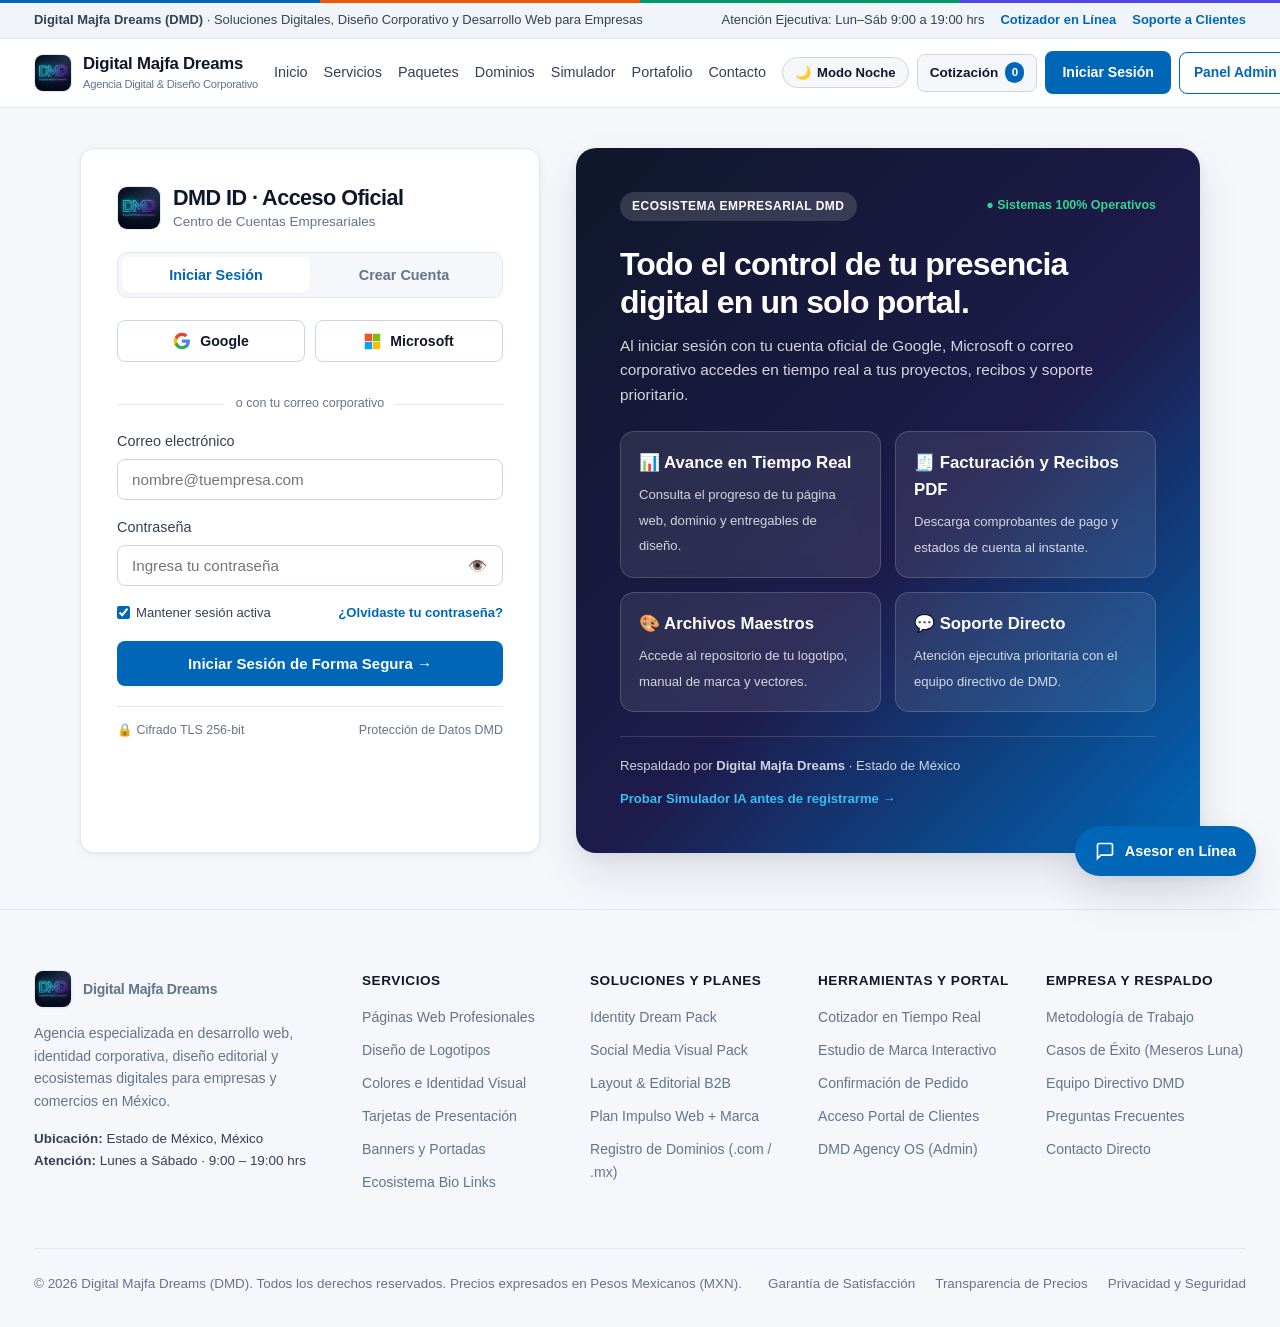
<file: login.html>
<!DOCTYPE html>
<html lang="es">
<head>
<meta charset="utf-8">
<meta name="viewport" content="width=device-width, initial-scale=1">
<title>Acceso Oficial a tu Cuenta | Digital Majfa Dreams</title>
<link rel="icon" href="WhatsApp Image 2026-09-17 at 10.40.30 PM.jpeg">
<meta property="og:type" content="website">
<meta property="og:site_name" content="Digital Majfa Dreams (DMD)">
<meta property="og:title" content="Digital Majfa Dreams | Desarrollo Web, Identidad Visual y Marketing Digital">
<meta property="og:description" content="Páginas web profesionales, diseño de logotipos, simulador con IA en 3D y dominios oficiales para empresas. Precios transparentes desde $150 MXN.">
<meta property="og:image" content="og-preview.png">
<meta property="og:image:width" content="1200">
<meta property="og:image:height" content="630">
<meta name="twitter:card" content="summary_large_image">
<meta name="twitter:title" content="Digital Majfa Dreams (DMD) | Agencia Digital Corporativa">
<meta name="twitter:description" content="Construimos la presencia digital e identidad corporativa de tu empresa. Prueba gratis nuestro Arquitecto Web IA 3D.">
<meta name="twitter:image" content="og-preview.png">
<meta name="theme-color" content="#0067b8">
<link rel="stylesheet" href="style.css">
<script src="https://accounts.google.com/gsi/client" async defer></script>
<style>
  .official-auth-wrapper {
    display: grid;
    grid-template-columns: 460px 1fr;
    gap: 36px;
    max-width: 1120px;
    margin: 0 auto;
    align-items: stretch;
  }
  .auth-tabs {
    display: grid;
    grid-template-columns: 1fr 1fr;
    background: var(--bg-alt);
    padding: 4px;
    border-radius: 10px;
    border: 1px solid var(--line);
    margin-bottom: 22px;
  }
  .auth-tab {
    padding: 10px;
    font-size: 0.9rem;
    font-weight: 600;
    border-radius: 8px;
    background: transparent;
    color: var(--mute);
  }
  .auth-tab.active {
    background: var(--card);
    color: var(--primary);
    box-shadow: var(--shadow-xs);
  }
  .sso-grid {
    display: grid;
    grid-template-columns: 1fr 1fr;
    gap: 10px;
    margin-bottom: 16px;
  }
  .sso-btn {
    display: flex;
    align-items: center;
    justify-content: center;
    gap: 9px;
    padding: 11px 14px;
    border-radius: var(--radius-sm);
    border: 1px solid var(--line-strong);
    background: var(--card);
    color: var(--text);
    font-weight: 600;
    font-size: 0.88rem;
  }
  .sso-btn:hover {
    border-color: var(--primary);
    background: var(--bg-alt);
  }
  .pass-wrapper {
    position: relative;
    display: flex;
    align-items: center;
  }
  .pass-wrapper input {
    padding-right: 44px !important;
  }
  .pass-eye-btn {
    position: absolute;
    right: 10px;
    background: transparent;
    color: var(--mute);
    font-size: 0.95rem;
    padding: 4px 6px;
  }
  .strength-bar-wrap {
    height: 5px;
    background: var(--line);
    border-radius: 99px;
    overflow: hidden;
    margin-top: 6px;
  }
  .strength-bar-fill {
    height: 100%;
    width: 0%;
    transition: width 0.25s ease, background-color 0.25s ease;
  }

  /* Panel derecho estilo Presentación Apple / Microsoft */
  .auth-showcase-panel {
    background: linear-gradient(135deg, #0f172a 0%, #1e1b4b 55%, #0067b8 100%);
    color: #ffffff;
    border-radius: var(--radius-lg);
    padding: 44px;
    display: flex;
    flex-direction: column;
    justify-content: space-between;
    box-shadow: var(--shadow-lg);
    position: relative;
    overflow: hidden;
  }
  .auth-bento-mini {
    display: grid;
    grid-template-columns: 1fr 1fr;
    gap: 14px;
    margin: 24px 0;
  }
  .auth-bento-item {
    background: rgba(255, 255, 255, 0.09);
    border: 1px solid rgba(255, 255, 255, 0.16);
    backdrop-filter: blur(10px);
    border-radius: 14px;
    padding: 18px;
  }
  .auth-bento-item strong {
    display: block;
    font-size: 1.05rem;
    margin-bottom: 4px;
    color: #fff;
  }
  .auth-bento-item span {
    font-size: 0.82rem;
    color: rgba(255, 255, 255, 0.8);
  }

  /* Modal OAuth Oficial */
  .google-modal-backdrop {
    position: fixed;
    inset: 0;
    background: rgba(15, 23, 42, 0.6);
    backdrop-filter: blur(4px);
    display: none;
    align-items: center;
    justify-content: center;
    z-index: 2000;
    padding: 20px;
  }
  .google-modal-backdrop.open {
    display: flex;
    animation: fadeIn 0.2s ease;
  }
  .google-oauth-card {
    background: var(--card);
    color: var(--text);
    border: 1px solid var(--line-strong);
    border-radius: 14px;
    width: 100%;
    max-width: 420px;
    padding: 32px 28px;
    box-shadow: 0 16px 44px rgba(0,0,0,0.25);
    text-align: center;
  }
  .google-account-item {
    display: flex;
    align-items: center;
    gap: 12px;
    padding: 10px 12px;
    border-bottom: 1px solid var(--line);
    cursor: pointer;
    text-align: left;
    border-radius: 8px;
    transition: background 0.15s;
  }
  .google-account-item:hover {
    background: var(--bg-alt);
  }
  .g-avatar {
    width: 36px;
    height: 36px;
    border-radius: 50%;
    background: #0067b8;
    color: #fff;
    display: flex;
    align-items: center;
    justify-content: center;
    font-weight: 600;
    font-size: 0.9rem;
    flex-shrink: 0;
  }

  @media (max-width: 960px) {
    .official-auth-wrapper { grid-template-columns: 1fr; max-width: 480px; }
  }
  @media (max-width: 480px) {
    .sso-grid { grid-template-columns: 1fr; }
    .auth-bento-mini { grid-template-columns: 1fr; }
    .auth-showcase-panel { padding: 28px 22px; }
  }
</style>
</head>
<body style="background:var(--bg-alt);">
<div class="ms-color-strip"></div>
<div class="topbar">
  <div class="wrap topbar-in">
    <div><strong>Digital Majfa Dreams (DMD)</strong> · Soluciones Digitales, Diseño Corporativo y Desarrollo Web para Empresas</div>
    <div class="topbar-links">
      <span>Atención Ejecutiva: Lun–Sáb 9:00 a 19:00 hrs</span>
      <a href="servicios.html">Cotizador en Línea</a>
      <a href="portal-cliente.html">Soporte a Clientes</a>
    </div>
  </div>
</div>

<nav class="nav" id="nav">
  <div class="wrap navin">
    <a class="brand" href="index.html">
      <img src="WhatsApp Image 2026-09-17 at 10.40.30 PM.jpeg" alt="DMD Logo">
      <div>
        <span>Digital Majfa Dreams</span>
        <small class="brand-sub">Agencia Digital &amp; Diseño Corporativo</small>
      </div>
    </a>
    <button class="menu-toggle" id="menuToggle" aria-label="Abrir menú">☰ <span class="menu-label">Menú</span></button>
    <div class="links" id="navLinks">
      <a href="index.html" class="">Inicio</a>
      <a href="servicios.html" class="">Servicios</a>
      <a href="paquetes.html" class="">Paquetes</a>
      <a href="dominios.html" class="">Dominios</a>
      <a href="boceto.html" class="">Simulador</a>
      <a href="index.html#portafolio">Portafolio</a>
      <a href="index.html#contacto">Contacto</a>
    </div>
    <div class="acts2">
      <button type="button" class="theme-toggle-btn" onclick="toggleDarkMode()" title="Cambiar entre Modo Claro y Modo Noche">
        <span>🌙</span> <span class="theme-label">Modo Noche</span>
      </button>
      <a class="cart-pill" id="pill" href="servicios.html#aside" title="Ver servicios seleccionados">
        <span class="cart-label">Cotización</span>
        <span class="cart-count">0</span>
      </a>
      <a class="btn" id="portalBtn" href="login.html" style="padding: 9px 16px; font-size:0.88rem;">Iniciar Sesión</a>
      <a class="ghost" id="adminBtn" href="admin.html" style="display:none; padding: 9px 14px; font-size:0.86rem; border-color:var(--primary); color:var(--primary);">Panel Admin</a>
    </div>
  </div>
</nav>
<script src="script.js"></script>

<div class="wrap band" style="padding-top:40px; padding-bottom:56px;">
  <div class="official-auth-wrapper">
    <!-- COLUMNA IZQUIERDA: FORMULARIO OFICIAL DE AUTENTICACIÓN -->
    <div class="card" style="padding:36px;">
      <div style="display:flex; align-items:center; gap:12px; margin-bottom:20px;">
        <img src="WhatsApp Image 2026-09-17 at 10.40.30 PM.jpeg" alt="DMD" style="width:44px; height:44px; border-radius:10px; border:1px solid var(--line);">
        <div>
          <h2 style="font-size:1.35rem; margin:0;">DMD ID · Acceso Oficial</h2>
          <p class="mute" style="font-size:0.84rem; margin:0;">Centro de Cuentas Empresariales</p>
        </div>
      </div>

      <div class="auth-tabs">
        <button type="button" class="auth-tab active" id="tabLoginBtn" onclick="switchAuthMode('login')">Iniciar Sesión</button>
        <button type="button" class="auth-tab" id="tabRegBtn" onclick="switchAuthMode('register')">Crear Cuenta</button>
      </div>

      <div id="gsiNativeContainer" style="display:none; justify-content:center; margin-bottom:14px;"></div>

      <!-- Botones SSO Oficiales: Google y Microsoft -->
      <div class="sso-grid">
        <button type="button" class="sso-btn" onclick="openOAuthModal('Google')">
          <svg viewBox="0 0 24 24" width="18" height="18"><path d="M22.56 12.25c0-.78-.07-1.53-.2-2.25H12v4.26h5.92c-.26 1.37-1.04 2.53-2.21 3.31v2.77h3.57c2.08-1.92 3.28-4.74 3.28-8.09z" fill="#4285F4"/><path d="M12 23c2.97 0 5.46-.98 7.28-2.66l-3.57-2.77c-.98.66-2.23 1.06-3.71 1.06-2.86 0-5.29-1.93-6.16-4.53H2.18v2.84C3.99 20.53 7.7 23 12 23z" fill="#34A853"/><path d="M5.84 14.09c-.22-.66-.35-1.36-.35-2.09s.13-1.43.35-2.09V7.07H2.18C1.43 8.55 1 10.22 1 12s.43 3.45 1.18 4.93l2.85-2.22.81-.62z" fill="#FBBC05"/><path d="M12 5.38c1.62 0 3.06.56 4.21 1.64l3.15-3.15C17.45 2.09 14.97 1 12 1 7.7 1 3.99 3.47 2.18 7.07l3.66 2.84c.87-2.6 3.3-4.53 6.16-4.53z" fill="#EA4335"/></svg>
          <span>Google</span>
        </button>
        <button type="button" class="sso-btn" onclick="openOAuthModal('Microsoft')">
          <svg viewBox="0 0 23 23" width="17" height="17"><path fill="#f35325" d="M1 1h10v10H1z"/><path fill="#81bc06" d="M12 1h10v10H12z"/><path fill="#05a6f0" d="M1 12h10v10H1z"/><path fill="#ffba08" d="M12 12h10v10H12z"/></svg>
          <span>Microsoft</span>
        </button>
      </div>

      <div style="display:flex; align-items:center; color:var(--mute); font-size:0.78rem; margin:16px 0;">
        <div style="flex:1; height:1px; background:var(--line);"></div>
        <span style="padding:0 12px;" id="dividerText">o con tu correo corporativo</span>
        <div style="flex:1; height:1px; background:var(--line);"></div>
      </div>

      <div id="authErrorBox" class="hidden" style="margin-bottom:14px; padding:10px 12px; border-radius:6px; background:var(--danger-bg); color:var(--danger); font-size:0.84rem; font-weight:600;"></div>

      <form id="loginForm">
        <div id="registerFields" class="hidden">
          <label class="f">Nombre completo o Razón Social
            <input type="text" id="loginName" placeholder="Ej. Corporativo Reforma S.A.">
          </label>
          <label class="f">Teléfono / WhatsApp de contacto
            <input type="tel" id="loginPhone" placeholder="55 1234 5678">
          </label>
        </div>

        <label class="f">Correo electrónico
          <input type="email" id="loginEmail" placeholder="nombre@tuempresa.com" required>
        </label>

        <label class="f">Contraseña
          <div class="pass-wrapper">
            <input type="password" id="loginPass" placeholder="Ingresa tu contraseña" minlength="4" required oninput="checkPassStrength(this.value)">
            <button type="button" class="pass-eye-btn" onclick="togglePassVisibility()" title="Mostrar u ocultar contraseña" id="eyeBtn">👁️</button>
          </div>
          <div id="strengthContainer" class="hidden">
            <div class="strength-bar-wrap">
              <div class="strength-bar-fill" id="strengthFill"></div>
            </div>
            <small id="strengthLabel" style="font-size:0.74rem; color:var(--mute);">Seguridad de contraseña</small>
          </div>
        </label>

        <div style="display:flex; justify-content:space-between; align-items:center; font-size:0.82rem; margin-bottom:18px;">
          <label style="display:flex; align-items:center; gap:6px; color:var(--text-secondary); cursor:pointer;">
            <input type="checkbox" checked style="accent-color:var(--primary);"> Mantener sesión activa
          </label>
          <button type="button" onclick="openRecoveryModal()" style="background:transparent; color:var(--primary); font-weight:600; font-size:0.82rem;">¿Olvidaste tu contraseña?</button>
        </div>

        <button type="submit" id="authSubmitBtn" class="btn" style="width:100%; padding:13px;">Iniciar Sesión de Forma Segura →</button>
      </form>

      <div style="margin-top:20px; padding-top:14px; border-top:1px solid var(--line); display:flex; justify-content:space-between; font-size:0.78rem; color:var(--mute);">
        <span>🔒 Cifrado TLS 256-bit</span>
        <span>Protección de Datos DMD</span>
      </div>
    </div>

    <!-- COLUMNA DERECHA: PRESENTACIÓN EJECUTIVA ESTILO APPLE / MICROSOFT -->
    <div class="auth-showcase-panel">
      <div>
        <div style="display:flex; justify-content:space-between; align-items:center; margin-bottom:24px;">
          <span style="background:rgba(255,255,255,0.15); padding:5px 12px; border-radius:99px; font-size:0.75rem; font-weight:700; letter-spacing:0.04em;">ECOSISTEMA EMPRESARIAL DMD</span>
          <span style="font-size:0.78rem; color:#34d399; font-weight:600;">● Sistemas 100% Operativos</span>
        </div>
        <h2 style="color:#ffffff; font-size:clamp(1.7rem, 2.5vw, 2.25rem); margin-bottom:12px;">
          Todo el control de tu presencia digital en un solo portal.
        </h2>
        <p style="color:rgba(255,255,255,0.82); font-size:0.96rem; max-width:520px;">
          Al iniciar sesión con tu cuenta oficial de Google, Microsoft o correo corporativo accedes en tiempo real a tus proyectos, recibos y soporte prioritario.
        </p>

        <div class="auth-bento-mini">
          <div class="auth-bento-item">
            <strong>📊 Avance en Tiempo Real</strong>
            <span>Consulta el progreso de tu página web, dominio y entregables de diseño.</span>
          </div>
          <div class="auth-bento-item">
            <strong>🧾 Facturación y Recibos PDF</strong>
            <span>Descarga comprobantes de pago y estados de cuenta al instante.</span>
          </div>
          <div class="auth-bento-item">
            <strong>🎨 Archivos Maestros</strong>
            <span>Accede al repositorio de tu logotipo, manual de marca y vectores.</span>
          </div>
          <div class="auth-bento-item">
            <strong>💬 Soporte Directo</strong>
            <span>Atención ejecutiva prioritaria con el equipo directivo de DMD.</span>
          </div>
        </div>
      </div>

      <div style="padding-top:18px; border-top:1px solid rgba(255,255,255,0.15); display:flex; justify-content:space-between; align-items:center; flex-wrap:wrap; gap:12px; font-size:0.82rem; color:rgba(255,255,255,0.8);">
        <span>Respaldado por <strong>Digital Majfa Dreams</strong> · Estado de México</span>
        <a href="boceto.html" style="color:#38bdf8; font-weight:600;">Probar Simulador IA antes de registrarme →</a>
      </div>
    </div>
  </div>
</div>

<!-- MODAL SSO OFICIAL (GOOGLE / MICROSOFT) -->
<div class="google-modal-backdrop" id="googleModal">
  <div class="google-oauth-card">
    <div id="oauthProviderIcon" style="display:flex; justify-content:center; margin-bottom:10px;"></div>
    <h3 id="oauthModalTitle" style="font-size:1.3rem; font-weight:700; margin-bottom:4px;">Inicia sesión con Google</h3>
    <p class="mute" style="font-size:0.86rem; margin-bottom:18px;">Continuar hacia <strong>Digital Majfa Dreams</strong></p>

    <div id="savedGoogleAccounts" style="margin-bottom:14px;"></div>

    <form id="googleSignInForm" onsubmit="submitGoogleAccount(event)" style="text-align:left;">
      <label class="f" style="margin-bottom:12px;">
        <span style="font-size:0.82rem;">Nombre del titular</span>
        <input type="text" id="gNameInput" placeholder="Tu Nombre y Apellido" required>
      </label>
      <label class="f" style="margin-bottom:16px;">
        <span style="font-size:0.82rem;" id="oauthEmailLabel">Correo electrónico (@gmail.com o corporativo)</span>
        <input type="email" id="gEmailInput" placeholder="tucorreo@gmail.com" required>
      </label>
      <p class="mute" style="font-size:0.75rem; margin-bottom:16px; line-height:1.45;">
        Autenticación segura OAuth 2.0. Tu sesión quedará vinculada de forma privada con tu Portal de Cliente DMD.
      </p>
      <div style="display:flex; justify-content:space-between; gap:10px;">
        <button type="button" class="ghost" onclick="closeGoogleModal()" style="padding:9px 18px;">Cancelar</button>
        <button type="submit" class="btn" style="padding:9px 22px;">Continuar →</button>
      </div>
    </form>
  </div>
</div>

<!-- MODAL DE RECUPERACIÓN DE CONTRASEÑA -->
<div class="google-modal-backdrop" id="recoveryModal">
  <div class="google-oauth-card">
    <h3 style="font-size:1.25rem; margin-bottom:6px;">Restablecer Contraseña</h3>
    <p class="mute" style="font-size:0.86rem; margin-bottom:16px;">Ingresa tu correo registrado y restablece tu clave de acceso de forma inmediata.</p>
    <form onsubmit="handlePasswordReset(event)" style="text-align:left;">
      <label class="f">Correo electrónico de tu cuenta
        <input type="email" id="recEmail" placeholder="nombre@empresa.com" required>
      </label>
      <label class="f">Nueva contraseña
        <input type="password" id="recNewPass" placeholder="Mínimo 4 caracteres" minlength="4" required>
      </label>
      <div style="display:flex; justify-content:space-between; gap:10px; margin-top:16px;">
        <button type="button" class="ghost" onclick="document.getElementById('recoveryModal').classList.remove('open')">Cancelar</button>
        <button type="submit" class="btn">Actualizar Contraseña</button>
      </div>
    </form>
  </div>
</div>

<script>
  const GOOGLE_CLIENT_ID = "";
  let currentAuthMode = "login";

  function switchAuthMode(mode) {
    currentAuthMode = mode;
    document.getElementById("authErrorBox").classList.add("hidden");
    const regFields = document.getElementById("registerFields");
    const submitBtn = document.getElementById("authSubmitBtn");
    const divText = document.getElementById("dividerText");
    const strCont = document.getElementById("strengthContainer");

    if (mode === "register") {
      document.getElementById("tabRegBtn").classList.add("active");
      document.getElementById("tabLoginBtn").classList.remove("active");
      regFields.classList.remove("hidden");
      strCont.classList.remove("hidden");
      submitBtn.textContent = "Crear mi Cuenta Oficial →";
      divText.textContent = "o regístrate con tu correo";
    } else {
      document.getElementById("tabLoginBtn").classList.add("active");
      document.getElementById("tabRegBtn").classList.remove("active");
      regFields.classList.add("hidden");
      strCont.classList.add("hidden");
      submitBtn.textContent = "Iniciar Sesión de Forma Segura →";
      divText.textContent = "o con tu correo corporativo";
    }
  }

  function togglePassVisibility() {
    const inp = document.getElementById("loginPass");
    const btn = document.getElementById("eyeBtn");
    if (inp.type === "password") {
      inp.type = "text";
      btn.textContent = "🙈";
    } else {
      inp.type = "password";
      btn.textContent = "👁️";
    }
  }

  function checkPassStrength(val) {
    const fill = document.getElementById("strengthFill");
    const lbl = document.getElementById("strengthLabel");
    if (!val) {
      fill.style.width = "0%";
      lbl.textContent = "Seguridad de contraseña";
      return;
    }
    if (val.length < 5) {
      fill.style.width = "33%";
      fill.style.background = "#dc2626";
      lbl.textContent = "Seguridad: Básica";
    } else if (val.length < 8) {
      fill.style.width = "66%";
      fill.style.background = "#d97706";
      lbl.textContent = "Seguridad: Media";
    } else {
      fill.style.width = "100%";
      fill.style.background = "#059669";
      lbl.textContent = "Seguridad: Alta (Óptima)";
    }
  }

  function openRecoveryModal() {
    document.getElementById("recoveryModal").classList.add("open");
  }

  function handlePasswordReset(e) {
    e.preventDefault();
    const em = document.getElementById("recEmail").value.trim();
    const np = document.getElementById("recNewPass").value;
    const users = JSON.parse(safeGet("dmd_registered_users") || "[]");
    const idx = users.findIndex(u => u.email.toLowerCase() === em.toLowerCase());
    if (idx >= 0) {
      users[idx].pass = np;
    } else {
      users.push({ name: em.split("@")[0], email: em, pass: np });
    }
    safeSet("dmd_registered_users", JSON.stringify(users));
    document.getElementById("recoveryModal").classList.remove("open");
    showToast("✓ Contraseña actualizada correctamente. Ya puedes iniciar sesión.");
  }

  function loginWithProfile(name, email, role, isDemoLuna = false) {
    if (role === "admin") {
      safeSet("dmd_admin", "true");
      window.location.href = "admin.html";
      return;
    }
    safeSet("dmd_cliente", "true");
    safeSet("dmd_cliente_nombre", name);
    safeSet("dmd_cliente_email", email);
    safeSet("dmd_is_luna_demo", isDemoLuna ? "true" : "false");

    try {
      const saved = JSON.parse(safeGet("dmd_google_accounts") || "[]");
      if (!saved.some(a => a.email.toLowerCase() === email.toLowerCase())) {
        saved.unshift({ name, email });
        safeSet("dmd_google_accounts", JSON.stringify(saved.slice(0, 4)));
      }
    } catch (e) {}

    window.location.href = "portal-cliente.html";
  }

  function openOAuthModal(provider = "Google") {
    const modal = document.getElementById("googleModal");
    const title = document.getElementById("oauthModalTitle");
    const iconBox = document.getElementById("oauthProviderIcon");
    const emailLbl = document.getElementById("oauthEmailLabel");
    const emailInp = document.getElementById("gEmailInput");

    if (provider === "Microsoft") {
      title.textContent = "Iniciar sesión con Microsoft";
      emailLbl.textContent = "Cuenta Microsoft (@outlook.com, @hotmail.com o empresarial)";
      emailInp.placeholder = "usuario@outlook.com";
      iconBox.innerHTML = `<svg viewBox="0 0 23 23" width="28" height="28"><path fill="#f35325" d="M1 1h10v10H1z"/><path fill="#81bc06" d="M12 1h10v10H12z"/><path fill="#05a6f0" d="M1 12h10v10H1z"/><path fill="#ffba08" d="M12 12h10v10H12z"/></svg>`;
    } else {
      title.textContent = "Iniciar sesión con Google";
      emailLbl.textContent = "Correo de Google (@gmail.com o corporativo)";
      emailInp.placeholder = "tucorreo@gmail.com";
      iconBox.innerHTML = `<svg viewBox="0 0 24 24" width="28" height="28"><path d="M22.56 12.25c0-.78-.07-1.53-.2-2.25H12v4.26h5.92c-.26 1.37-1.04 2.53-2.21 3.31v2.77h3.57c2.08-1.92 3.28-4.74 3.28-8.09z" fill="#4285F4"/><path d="M12 23c2.97 0 5.46-.98 7.28-2.66l-3.57-2.77c-.98.66-2.23 1.06-3.71 1.06-2.86 0-5.29-1.93-6.16-4.53H2.18v2.84C3.99 20.53 7.7 23 12 23z" fill="#34A853"/><path d="M5.84 14.09c-.22-.66-.35-1.36-.35-2.09s.13-1.43.35-2.09V7.07H2.18C1.43 8.55 1 10.22 1 12s.43 3.45 1.18 4.93l2.85-2.22.81-.62z" fill="#FBBC05"/><path d="M12 5.38c1.62 0 3.06.56 4.21 1.64l3.15-3.15C17.45 2.09 14.97 1 12 1 7.7 1 3.99 3.47 2.18 7.07l3.66 2.84c.87-2.6 3.3-4.53 6.16-4.53z" fill="#EA4335"/></svg>`;
    }

    const savedContainer = document.getElementById("savedGoogleAccounts");
    const saved = JSON.parse(safeGet("dmd_google_accounts") || "[]");
    if (saved.length > 0) {
      savedContainer.innerHTML = `<div style="font-size:0.76rem; color:var(--mute); text-align:left; margin-bottom:6px; font-weight:600;">Cuentas guardadas en este dispositivo:</div>` +
        saved.map(acc => {
          const ini = (acc.name || acc.email).substring(0, 1).toUpperCase();
          return `<div class="google-account-item" onclick="loginWithProfile('${acc.name.replace(/'/g, "")}', '${acc.email.replace(/'/g, "")}', 'cliente', false)">
            <div class="g-avatar">${ini}</div>
            <div>
              <div style="font-weight:600; font-size:0.88rem;">${acc.name}</div>
              <div style="font-size:0.78rem; color:var(--mute);">${acc.email}</div>
            </div>
          </div>`;
        }).join("") +
        `<div style="font-size:0.76rem; color:var(--primary); text-align:left; margin:10px 0 6px; font-weight:600;">O ingresa otra cuenta:</div>`;
    } else {
      savedContainer.innerHTML = "";
    }
    modal.classList.add("open");
    document.getElementById("gNameInput").focus();
  }

  function closeGoogleModal() {
    document.getElementById("googleModal").classList.remove("open");
  }

  function submitGoogleAccount(e) {
    e.preventDefault();
    const name = document.getElementById("gNameInput").value.trim();
    const email = document.getElementById("gEmailInput").value.trim();
    if (email.toLowerCase() === "admin@admin.com") {
      loginWithProfile(name || "Administrador DMD", email, "admin", false);
    } else {
      loginWithProfile(name, email, "cliente", false);
    }
  }

  document.getElementById("loginForm").addEventListener("submit", e => {
    e.preventDefault();
    const email = document.getElementById("loginEmail").value.trim();
    const pass = document.getElementById("loginPass").value;
    const rawName = document.getElementById("loginName").value.trim();
    const users = JSON.parse(safeGet("dmd_registered_users") || "[]");

    if (email.toLowerCase() === "admin@admin.com") {
      loginWithProfile("Administrador DMD", email, "admin", false);
      return;
    }

    if (currentAuthMode === "register") {
      const finalName = rawName || email.split("@")[0];
      const existingIdx = users.findIndex(u => u.email.toLowerCase() === email.toLowerCase());
      if (existingIdx >= 0) users[existingIdx] = { name: finalName, email, pass };
      else users.push({ name: finalName, email, pass });
      safeSet("dmd_registered_users", JSON.stringify(users));
      loginWithProfile(finalName, email, "cliente", false);
    } else {
      const found = users.find(u => u.email.toLowerCase() === email.toLowerCase());
      if (found && found.pass !== pass) {
        const errBox = document.getElementById("authErrorBox");
        errBox.textContent = "La contraseña ingresada no coincide con la cuenta registrada.";
        errBox.classList.remove("hidden");
        return;
      }
      const finalName = found ? found.name : (rawName || email.split("@")[0]);
      const isLuna = email.toLowerCase().includes("meserosluna");
      loginWithProfile(isLuna ? "Equipo de Meseros Luna" : finalName, email, "cliente", isLuna);
    }
  });
</script>

<!-- WIDGET DE ASISTENCIA EJECUTIVA -->
<div class="chat-widget">
  <button class="chat-btn" id="chatBtn" aria-label="Abrir asistente ejecutivo">
    <svg viewBox="0 0 24 24" width="20" height="20" stroke="currentColor" stroke-width="2" fill="none"><path d="M21 15a2 2 0 0 1-2 2H7l-4 4V5a2 2 0 0 1 2-2h14a2 2 0 0 1 2 2z"></path></svg>
    <span>Asesor en Línea</span>
  </button>
  <div class="chat-window" id="chatWindow">
    <div class="chat-header">
      <div>
        <strong style="display:block; font-size:0.95rem;">Atención a Clientes DMD</strong>
        <span style="font-size:0.76rem; opacity:0.9;">Respuesta inmediata · Horario comercial</span>
      </div>
      <button class="ghost" id="chatClose" style="padding:4px 9px; border:none; background:rgba(255,255,255,0.15); color:#fff;">✕</button>
    </div>
    <div class="chat-body" id="chatBody">
      <div class="msg bot">Bienvenido a <strong>Digital Majfa Dreams</strong>. ¿En qué podemos asesorarte hoy para impulsar tu negocio?</div>
      <div class="chat-opts" id="chatOpts">
        <button onclick="sendUserMsg('Quiero cotizar servicios')">Cotizar servicios individuales</button>
        <button onclick="sendUserMsg('Busco un paquete integral')">Ver paquetes empresariales</button>
        <button onclick="sendUserMsg('Consultar tiempos de entrega')">Tiempos de entrega y garantías</button>
        <button onclick="sendUserMsg('Hablar con un asesor')">Contactar a un asesor humano</button>
      </div>
    </div>
    <div class="chat-footer">
      <input type="text" id="chatInput" placeholder="Escribe tu consulta..." onkeypress="if(event.key==='Enter') sendCustomMsg()">
      <button class="btn" onclick="sendCustomMsg()" style="padding:0 14px;">Enviar</button>
    </div>
  </div>
</div>

<footer class="site-footer">
  <div class="wrap">
    <div class="footer-grid">
      <div class="footer-col">
        <a class="brand" href="index.html" style="margin-bottom:14px;">
          <img src="WhatsApp Image 2026-09-17 at 10.40.30 PM.jpeg" alt="DMD">
          <span>Digital Majfa Dreams</span>
        </a>
        <p style="color:var(--mute); font-size:0.88rem; margin-bottom:16px; max-width:300px;">
          Agencia especializada en desarrollo web, identidad corporativa, diseño editorial y ecosistemas digitales para empresas y comercios en México.
        </p>
        <div style="font-size:0.84rem; color:var(--text-secondary);">
          <div><strong>Ubicación:</strong> Estado de México, México</div>
          <div><strong>Atención:</strong> Lunes a Sábado · 9:00 – 19:00 hrs</div>
        </div>
      </div>

      <div class="footer-col">
        <h4>Servicios</h4>
        <ul>
          <li><a href="web.html">Páginas Web Profesionales</a></li>
          <li><a href="logo.html">Diseño de Logotipos</a></li>
          <li><a href="identidad.html">Colores e Identidad Visual</a></li>
          <li><a href="tarjetas.html">Tarjetas de Presentación</a></li>
          <li><a href="banners.html">Banners y Portadas</a></li>
          <li><a href="enlaces.html">Ecosistema Bio Links</a></li>
        </ul>
      </div>

      <div class="footer-col">
        <h4>Soluciones y Planes</h4>
        <ul>
          <li><a href="paquetes.html">Identity Dream Pack</a></li>
          <li><a href="paquetes.html">Social Media Visual Pack</a></li>
          <li><a href="paquetes.html">Layout &amp; Editorial B2B</a></li>
          <li><a href="paquetes.html">Plan Impulso Web + Marca</a></li>
          <li><a href="dominios.html">Registro de Dominios (.com / .mx)</a></li>
        </ul>
      </div>

      <div class="footer-col">
        <h4>Herramientas y Portal</h4>
        <ul>
          <li><a href="servicios.html">Cotizador en Tiempo Real</a></li>
          <li><a href="boceto.html">Estudio de Marca Interactivo</a></li>
          <li><a href="checkout.html">Confirmación de Pedido</a></li>
          <li><a href="login.html">Acceso Portal de Clientes</a></li>
          <li><a href="admin.html">DMD Agency OS (Admin)</a></li>
        </ul>
      </div>

      <div class="footer-col">
        <h4>Empresa y Respaldo</h4>
        <ul>
          <li><a href="index.html#proceso">Metodología de Trabajo</a></li>
          <li><a href="index.html#portafolio">Casos de Éxito (Meseros Luna)</a></li>
          <li><a href="index.html#equipo">Equipo Directivo DMD</a></li>
          <li><a href="index.html#faq">Preguntas Frecuentes</a></li>
          <li><a href="index.html#contacto">Contacto Directo</a></li>
        </ul>
      </div>
    </div>

    <div class="footer-bottom">
      <div>© 2026 Digital Majfa Dreams (DMD). Todos los derechos reservados. Precios expresados en Pesos Mexicanos (MXN).</div>
      <div style="display:flex; gap:20px;">
        <a href="index.html#faq">Garantía de Satisfacción</a>
        <a href="servicios.html">Transparencia de Precios</a>
        <a href="login.html">Privacidad y Seguridad</a>
      </div>
    </div>
  </div>
</footer>
</body>
</html>
</file>
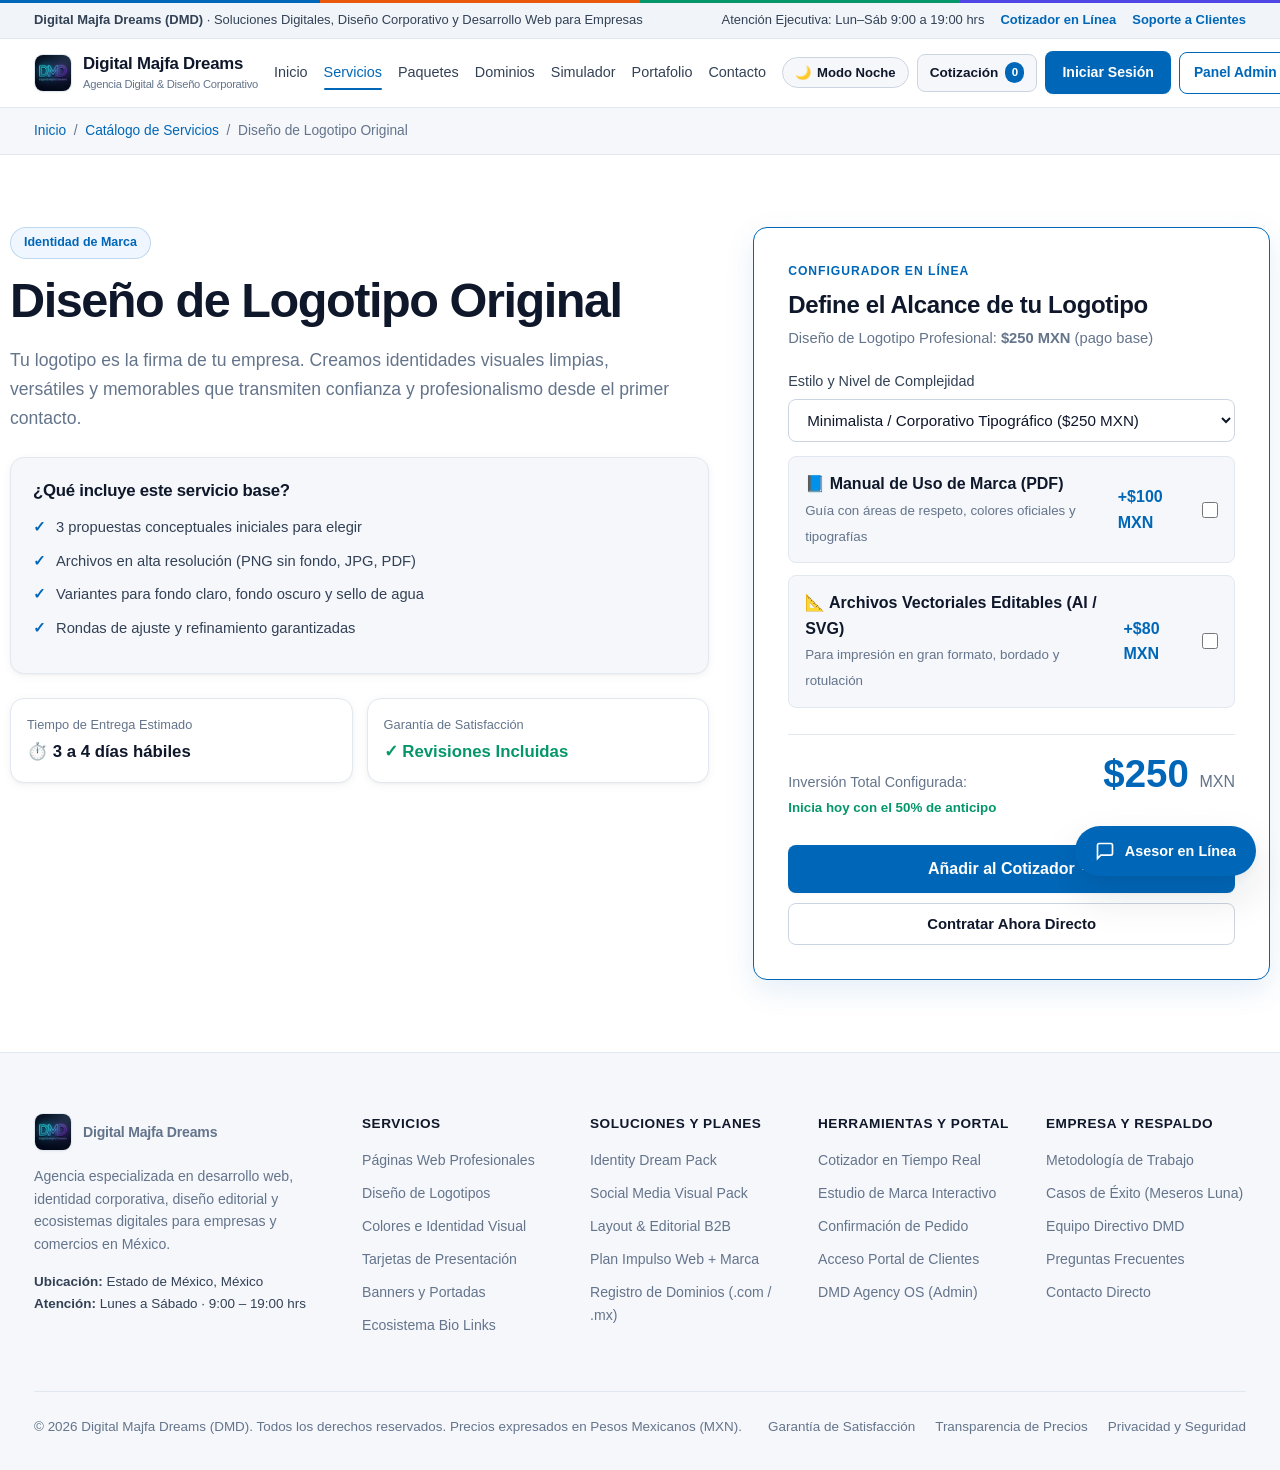
<file: logo.html>
<!DOCTYPE html>
<html lang="es">
<head>
<meta charset="utf-8">
<meta name="viewport" content="width=device-width, initial-scale=1">
<title>Diseño de Logotipo Original | Digital Majfa Dreams</title>
<link rel="icon" href="WhatsApp Image 2026-09-17 at 10.40.30 PM.jpeg">
<meta property="og:type" content="website">
<meta property="og:site_name" content="Digital Majfa Dreams (DMD)">
<meta property="og:title" content="Digital Majfa Dreams | Desarrollo Web, Identidad Visual y Marketing Digital">
<meta property="og:description" content="Páginas web profesionales, diseño de logotipos, simulador con IA en 3D y dominios oficiales para empresas. Precios transparentes desde $150 MXN.">
<meta property="og:image" content="og-preview.png">
<meta property="og:image:width" content="1200">
<meta property="og:image:height" content="630">
<meta name="twitter:card" content="summary_large_image">
<meta name="twitter:title" content="Digital Majfa Dreams (DMD) | Agencia Digital Corporativa">
<meta name="twitter:description" content="Construimos la presencia digital e identidad corporativa de tu empresa. Prueba gratis nuestro Arquitecto Web IA 3D.">
<meta name="twitter:image" content="og-preview.png">
<meta name="theme-color" content="#0067b8">
<link rel="stylesheet" href="style.css">
</head>
<body>
<div class="ms-color-strip"></div>
<div class="topbar">
  <div class="wrap topbar-in">
    <div><strong>Digital Majfa Dreams (DMD)</strong> · Soluciones Digitales, Diseño Corporativo y Desarrollo Web para Empresas</div>
    <div class="topbar-links">
      <span>Atención Ejecutiva: Lun–Sáb 9:00 a 19:00 hrs</span>
      <a href="servicios.html">Cotizador en Línea</a>
      <a href="portal-cliente.html">Soporte a Clientes</a>
    </div>
  </div>
</div>

<nav class="nav" id="nav">
  <div class="wrap navin">
    <a class="brand" href="index.html">
      <img src="WhatsApp Image 2026-09-17 at 10.40.30 PM.jpeg" alt="DMD Logo">
      <div>
        <span>Digital Majfa Dreams</span>
        <small class="brand-sub">Agencia Digital &amp; Diseño Corporativo</small>
      </div>
    </a>
    <button class="menu-toggle" id="menuToggle" aria-label="Abrir menú">☰ <span class="menu-label">Menú</span></button>
    <div class="links" id="navLinks">
      <a href="index.html" class="">Inicio</a>
      <a href="servicios.html" class="on">Servicios</a>
      <a href="paquetes.html" class="">Paquetes</a>
      <a href="dominios.html" class="">Dominios</a>
      <a href="boceto.html" class="">Simulador</a>
      <a href="index.html#portafolio">Portafolio</a>
      <a href="index.html#contacto">Contacto</a>
    </div>
    <div class="acts2">
      <button type="button" class="theme-toggle-btn" onclick="toggleDarkMode()" title="Cambiar entre Modo Claro y Modo Noche">
        <span>🌙</span> <span class="theme-label">Modo Noche</span>
      </button>
      <a class="cart-pill" id="pill" href="servicios.html#aside" title="Ver servicios seleccionados">
        <span class="cart-label">Cotización</span>
        <span class="cart-count">0</span>
      </a>
      <a class="btn" id="portalBtn" href="login.html" style="padding: 9px 16px; font-size:0.88rem;">Iniciar Sesión</a>
      <a class="ghost" id="adminBtn" href="admin.html" style="display:none; padding: 9px 14px; font-size:0.86rem; border-color:var(--primary); color:var(--primary);">Panel Admin</a>
    </div>
  </div>
</nav>
<script src="script.js"></script>

<div style="background:var(--bg-alt); border-bottom:1px solid var(--line); padding:12px 0; font-size:0.86rem; color:var(--mute);">
  <div class="wrap">
    <a href="index.html" style="color:var(--primary);">Inicio</a> &nbsp;/&nbsp;
    <a href="servicios.html" style="color:var(--primary);">Catálogo de Servicios</a> &nbsp;/&nbsp;
    <span>Diseño de Logotipo Original</span>
  </div>
</div>

<div class="wrap band">
  <div class="hero-split" style="align-items:start;">
    <!-- INFORMACIÓN DEL SERVICIO -->
    <div>
      <span class="pill" style="margin-bottom:14px;">Identidad de Marca</span>
      <h1>Diseño de Logotipo Original</h1>
      <p class="sub" style="font-size:1.1rem; margin-bottom:24px;">Tu logotipo es la firma de tu empresa. Creamos identidades visuales limpias, versátiles y memorables que transmiten confianza y profesionalismo desde el primer contacto.</p>

      <div class="card" style="background:var(--bg-alt); margin-bottom:24px; padding:22px;">
        <h3 style="font-size:1.05rem; margin-bottom:14px;">¿Qué incluye este servicio base?</h3>
        <ul class="feature-list" style="margin-bottom:0;">
          <li>3 propuestas conceptuales iniciales para elegir</li><li>Archivos en alta resolución (PNG sin fondo, JPG, PDF)</li><li>Variantes para fondo claro, fondo oscuro y sello de agua</li><li>Rondas de ajuste y refinamiento garantizadas</li>
        </ul>
      </div>

      <div style="display:grid; grid-template-columns:repeat(2, 1fr); gap:14px;">
        <div class="card" style="padding:16px;">
          <span class="mute" style="font-size:0.8rem;">Tiempo de Entrega Estimado</span>
          <strong style="font-size:1.05rem; color:var(--text); margin-top:4px;">⏱️ 3 a 4 días hábiles</strong>
        </div>
        <div class="card" style="padding:16px;">
          <span class="mute" style="font-size:0.8rem;">Garantía de Satisfacción</span>
          <strong style="font-size:1.05rem; color:var(--success); margin-top:4px;">✓ Revisiones Incluidas</strong>
        </div>
      </div>
    </div>

    <!-- CONFIGURADOR Y CALCULADORA DINÁMICA -->
    <div class="card card-featured" style="padding:34px;">
      <span class="eyebrow">Configurador en Línea</span>
      <h3 style="font-size:1.5rem; margin-bottom:6px;">Define el Alcance de tu Logotipo</h3>
      <p class="mute" style="margin-bottom:20px; font-size:0.92rem;">Diseño de Logotipo Profesional: <strong>$250 MXN</strong> (pago base)</p>

      <div>
        
      <label class="f" style="margin-bottom:14px;">
        <span>Estilo y Nivel de Complejidad</span>
        <select id="selEstilo" onchange="calcLogo()">
          <option value="250">Minimalista / Corporativo Tipográfico ($250 MXN)</option>
          <option value="350">Ilustrativo / Isotipo o Mascota de Marca ($350 MXN)</option>
          <option value="450">Corporativo Premium con Presentación 3D ($450 MXN)</option>
        </select>
      </label>

      <label class="option-check">
        <div>
          <div style="font-weight:600; color:var(--text);">📘 Manual de Uso de Marca (PDF)</div>
          <small class="mute">Guía con áreas de respeto, colores oficiales y tipografías</small>
        </div>
        <div style="display:flex; align-items:center; gap:10px;">
          <strong style="color:var(--primary);">+$100 MXN</strong>
          <input type="checkbox" id="chkManual" onchange="calcLogo()">
        </div>
      </label>

      <label class="option-check">
        <div>
          <div style="font-weight:600; color:var(--text);">📐 Archivos Vectoriales Editables (AI / SVG)</div>
          <small class="mute">Para impresión en gran formato, bordado y rotulación</small>
        </div>
        <div style="display:flex; align-items:center; gap:10px;">
          <strong style="color:var(--primary);">+$80 MXN</strong>
          <input type="checkbox" id="chkVector" onchange="calcLogo()">
        </div>
      </label>
    

        <div style="margin: 26px 0; border-top: 1px solid var(--line); padding-top: 20px; display:flex; justify-content:space-between; align-items:baseline;">
          <div>
            <div style="color:var(--mute); font-size:0.9rem;">Inversión Total Configurada:</div>
            <small style="color:var(--success); font-weight:600;">Inicia hoy con el 50% de anticipo</small>
          </div>
          <div id="dynamicPriceBox" style="font-size:2.4rem; font-weight:700; color:var(--primary); line-height:1;">
            $250 <span style="font-size:1rem; color:var(--mute); font-weight:500;">MXN</span>
          </div>
        </div>

        <div style="display:flex; flex-direction:column; gap:10px;">
          <button class="btn" onclick="addConfiguredService(false)" style="width:100%; padding:14px; font-size:1rem;">Añadir al Cotizador →</button>
          <button class="ghost" onclick="addConfiguredService(true)" style="width:100%; padding:12px;">Contratar Ahora Directo</button>
        </div>
      </div>
    </div>
  </div>
</div>

<script>

      function getLogoConfig() {
        const sel = document.getElementById("selEstilo");
        let total = parseInt(sel.value, 10);
        const styleName = sel.options[sel.selectedIndex].text.split(" ($")[0];
        let name = "Diseño de Logotipo (" + styleName + ")";
        if (document.getElementById("chkManual").checked) { total += 100; name += " + Manual"; }
        if (document.getElementById("chkVector").checked) { total += 80; name += " + Vectores"; }
        return { total, name };
      }
      function calcLogo() {
        const cfg = getLogoConfig();
        document.getElementById("dynamicPriceBox").innerHTML = `$${cfg.total.toLocaleString("es-MX")} <span style="font-size:1rem; color:var(--mute); font-weight:500;">MXN</span>`;
      }
      function addConfiguredService(goCheckout) {
        const cfg = getLogoConfig();
        addItemToCart(cfg.name, cfg.total);
        window.location.href = goCheckout ? "checkout.html" : "servicios.html";
      }
    
</script>

<!-- WIDGET DE ASISTENCIA EJECUTIVA -->
<div class="chat-widget">
  <button class="chat-btn" id="chatBtn" aria-label="Abrir asistente ejecutivo">
    <svg viewBox="0 0 24 24" width="20" height="20" stroke="currentColor" stroke-width="2" fill="none"><path d="M21 15a2 2 0 0 1-2 2H7l-4 4V5a2 2 0 0 1 2-2h14a2 2 0 0 1 2 2z"></path></svg>
    <span>Asesor en Línea</span>
  </button>
  <div class="chat-window" id="chatWindow">
    <div class="chat-header">
      <div>
        <strong style="display:block; font-size:0.95rem;">Atención a Clientes DMD</strong>
        <span style="font-size:0.76rem; opacity:0.9;">Respuesta inmediata · Horario comercial</span>
      </div>
      <button class="ghost" id="chatClose" style="padding:4px 9px; border:none; background:rgba(255,255,255,0.15); color:#fff;">✕</button>
    </div>
    <div class="chat-body" id="chatBody">
      <div class="msg bot">Bienvenido a <strong>Digital Majfa Dreams</strong>. ¿En qué podemos asesorarte hoy para impulsar tu negocio?</div>
      <div class="chat-opts" id="chatOpts">
        <button onclick="sendUserMsg('Quiero cotizar servicios')">Cotizar servicios individuales</button>
        <button onclick="sendUserMsg('Busco un paquete integral')">Ver paquetes empresariales</button>
        <button onclick="sendUserMsg('Consultar tiempos de entrega')">Tiempos de entrega y garantías</button>
        <button onclick="sendUserMsg('Hablar con un asesor')">Contactar a un asesor humano</button>
      </div>
    </div>
    <div class="chat-footer">
      <input type="text" id="chatInput" placeholder="Escribe tu consulta..." onkeypress="if(event.key==='Enter') sendCustomMsg()">
      <button class="btn" onclick="sendCustomMsg()" style="padding:0 14px;">Enviar</button>
    </div>
  </div>
</div>

<footer class="site-footer">
  <div class="wrap">
    <div class="footer-grid">
      <div class="footer-col">
        <a class="brand" href="index.html" style="margin-bottom:14px;">
          <img src="WhatsApp Image 2026-09-17 at 10.40.30 PM.jpeg" alt="DMD">
          <span>Digital Majfa Dreams</span>
        </a>
        <p style="color:var(--mute); font-size:0.88rem; margin-bottom:16px; max-width:300px;">
          Agencia especializada en desarrollo web, identidad corporativa, diseño editorial y ecosistemas digitales para empresas y comercios en México.
        </p>
        <div style="font-size:0.84rem; color:var(--text-secondary);">
          <div><strong>Ubicación:</strong> Estado de México, México</div>
          <div><strong>Atención:</strong> Lunes a Sábado · 9:00 – 19:00 hrs</div>
        </div>
      </div>

      <div class="footer-col">
        <h4>Servicios</h4>
        <ul>
          <li><a href="web.html">Páginas Web Profesionales</a></li>
          <li><a href="logo.html">Diseño de Logotipos</a></li>
          <li><a href="identidad.html">Colores e Identidad Visual</a></li>
          <li><a href="tarjetas.html">Tarjetas de Presentación</a></li>
          <li><a href="banners.html">Banners y Portadas</a></li>
          <li><a href="enlaces.html">Ecosistema Bio Links</a></li>
        </ul>
      </div>

      <div class="footer-col">
        <h4>Soluciones y Planes</h4>
        <ul>
          <li><a href="paquetes.html">Identity Dream Pack</a></li>
          <li><a href="paquetes.html">Social Media Visual Pack</a></li>
          <li><a href="paquetes.html">Layout &amp; Editorial B2B</a></li>
          <li><a href="paquetes.html">Plan Impulso Web + Marca</a></li>
          <li><a href="dominios.html">Registro de Dominios (.com / .mx)</a></li>
        </ul>
      </div>

      <div class="footer-col">
        <h4>Herramientas y Portal</h4>
        <ul>
          <li><a href="servicios.html">Cotizador en Tiempo Real</a></li>
          <li><a href="boceto.html">Estudio de Marca Interactivo</a></li>
          <li><a href="checkout.html">Confirmación de Pedido</a></li>
          <li><a href="login.html">Acceso Portal de Clientes</a></li>
          <li><a href="admin.html">DMD Agency OS (Admin)</a></li>
        </ul>
      </div>

      <div class="footer-col">
        <h4>Empresa y Respaldo</h4>
        <ul>
          <li><a href="index.html#proceso">Metodología de Trabajo</a></li>
          <li><a href="index.html#portafolio">Casos de Éxito (Meseros Luna)</a></li>
          <li><a href="index.html#equipo">Equipo Directivo DMD</a></li>
          <li><a href="index.html#faq">Preguntas Frecuentes</a></li>
          <li><a href="index.html#contacto">Contacto Directo</a></li>
        </ul>
      </div>
    </div>

    <div class="footer-bottom">
      <div>© 2026 Digital Majfa Dreams (DMD). Todos los derechos reservados. Precios expresados en Pesos Mexicanos (MXN).</div>
      <div style="display:flex; gap:20px;">
        <a href="index.html#faq">Garantía de Satisfacción</a>
        <a href="servicios.html">Transparencia de Precios</a>
        <a href="login.html">Privacidad y Seguridad</a>
      </div>
    </div>
  </div>
</footer>
</body>
</html>
</file>
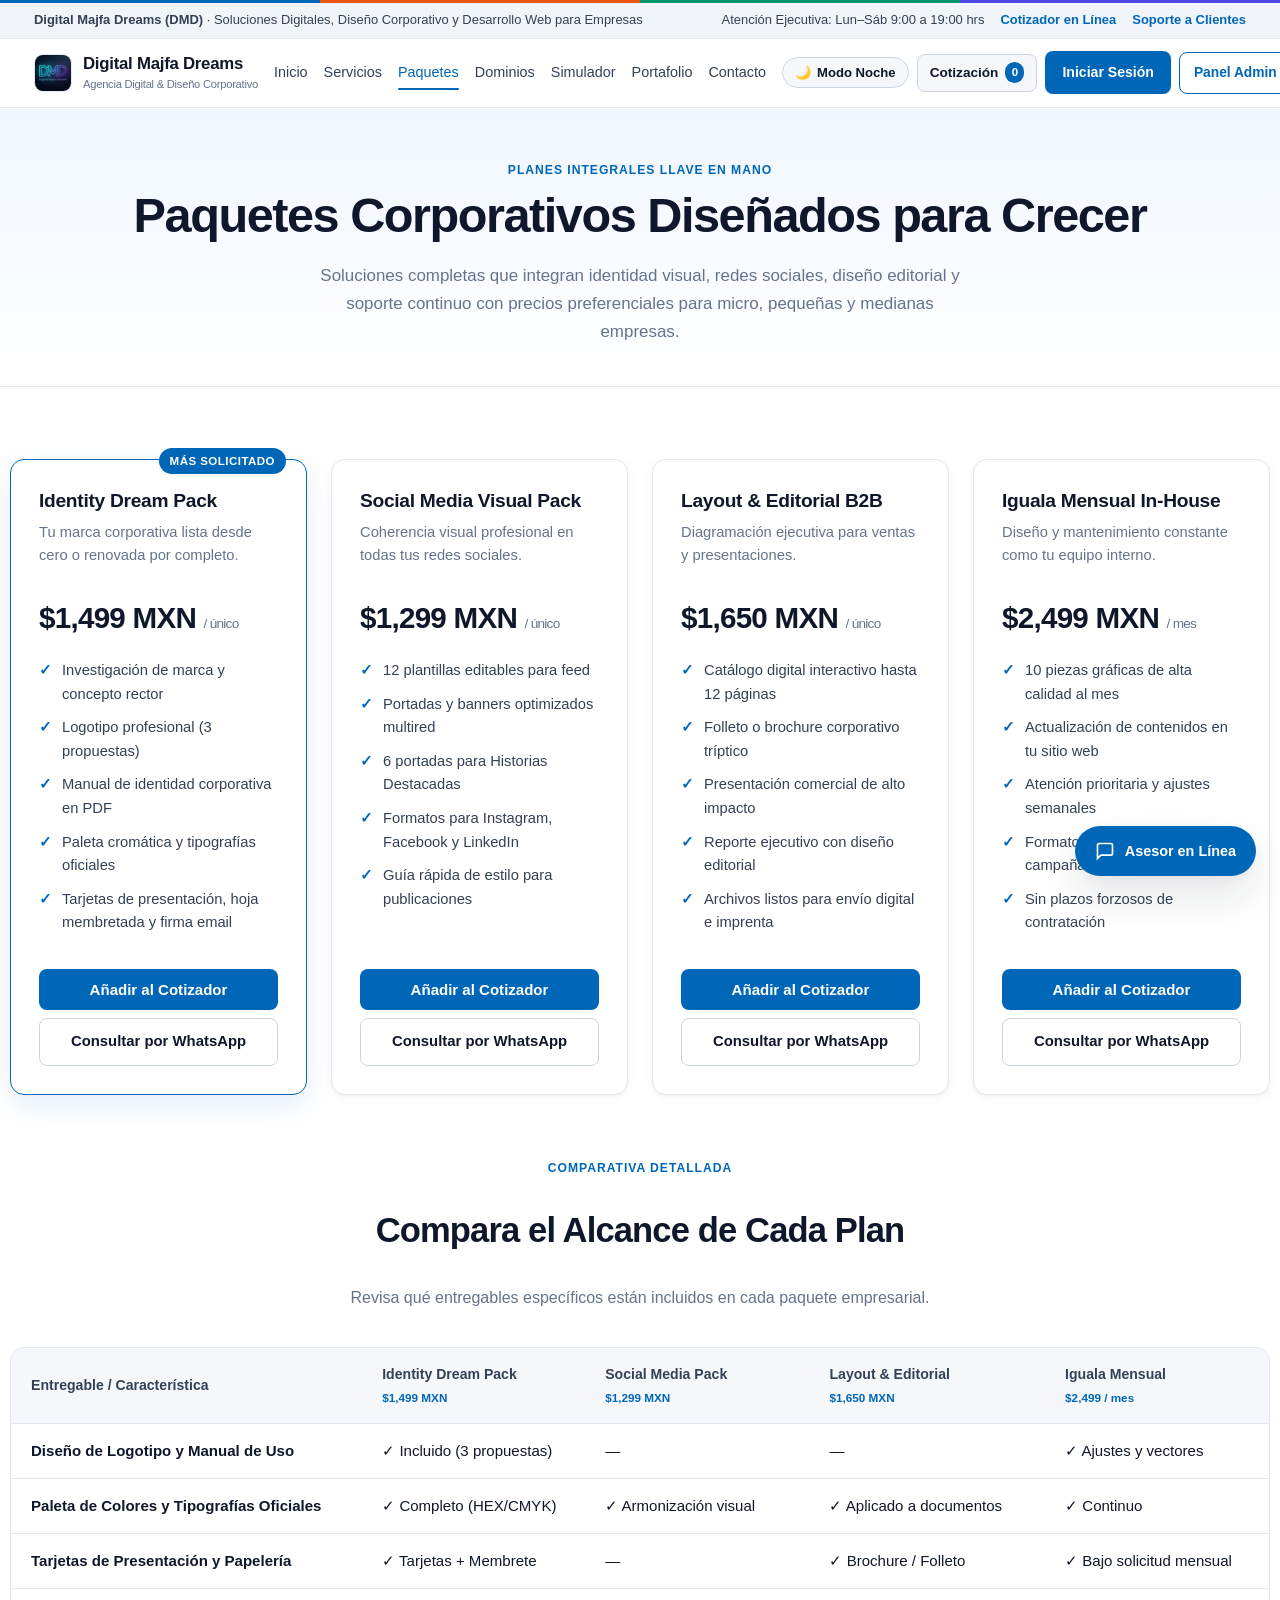
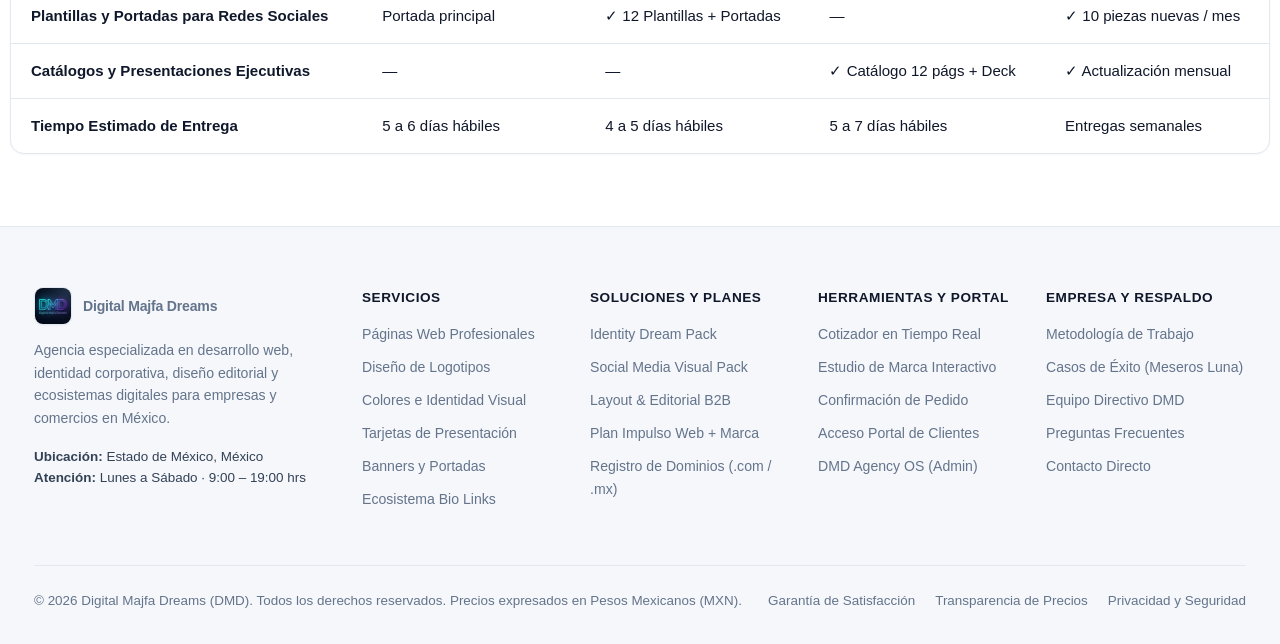
<file: paquetes.html>
<!DOCTYPE html>
<html lang="es">
<head>
<meta charset="utf-8">
<meta name="viewport" content="width=device-width, initial-scale=1">
<title>Paquetes y Planes Empresariales | Digital Majfa Dreams</title>
<link rel="icon" href="WhatsApp Image 2026-09-17 at 10.40.30 PM.jpeg">
<meta property="og:type" content="website">
<meta property="og:site_name" content="Digital Majfa Dreams (DMD)">
<meta property="og:title" content="Digital Majfa Dreams | Desarrollo Web, Identidad Visual y Marketing Digital">
<meta property="og:description" content="Páginas web profesionales, diseño de logotipos, simulador con IA en 3D y dominios oficiales para empresas. Precios transparentes desde $150 MXN.">
<meta property="og:image" content="og-preview.png">
<meta property="og:image:width" content="1200">
<meta property="og:image:height" content="630">
<meta name="twitter:card" content="summary_large_image">
<meta name="twitter:title" content="Digital Majfa Dreams (DMD) | Agencia Digital Corporativa">
<meta name="twitter:description" content="Construimos la presencia digital e identidad corporativa de tu empresa. Prueba gratis nuestro Arquitecto Web IA 3D.">
<meta name="twitter:image" content="og-preview.png">
<meta name="theme-color" content="#0067b8">
<link rel="stylesheet" href="style.css">
</head>
<body>
<div class="ms-color-strip"></div>
<div class="topbar">
  <div class="wrap topbar-in">
    <div><strong>Digital Majfa Dreams (DMD)</strong> · Soluciones Digitales, Diseño Corporativo y Desarrollo Web para Empresas</div>
    <div class="topbar-links">
      <span>Atención Ejecutiva: Lun–Sáb 9:00 a 19:00 hrs</span>
      <a href="servicios.html">Cotizador en Línea</a>
      <a href="portal-cliente.html">Soporte a Clientes</a>
    </div>
  </div>
</div>

<nav class="nav" id="nav">
  <div class="wrap navin">
    <a class="brand" href="index.html">
      <img src="WhatsApp Image 2026-09-17 at 10.40.30 PM.jpeg" alt="DMD Logo">
      <div>
        <span>Digital Majfa Dreams</span>
        <small class="brand-sub">Agencia Digital &amp; Diseño Corporativo</small>
      </div>
    </a>
    <button class="menu-toggle" id="menuToggle" aria-label="Abrir menú">☰ <span class="menu-label">Menú</span></button>
    <div class="links" id="navLinks">
      <a href="index.html" class="">Inicio</a>
      <a href="servicios.html" class="">Servicios</a>
      <a href="paquetes.html" class="on">Paquetes</a>
      <a href="dominios.html" class="">Dominios</a>
      <a href="boceto.html" class="">Simulador</a>
      <a href="index.html#portafolio">Portafolio</a>
      <a href="index.html#contacto">Contacto</a>
    </div>
    <div class="acts2">
      <button type="button" class="theme-toggle-btn" onclick="toggleDarkMode()" title="Cambiar entre Modo Claro y Modo Noche">
        <span>🌙</span> <span class="theme-label">Modo Noche</span>
      </button>
      <a class="cart-pill" id="pill" href="servicios.html#aside" title="Ver servicios seleccionados">
        <span class="cart-label">Cotización</span>
        <span class="cart-count">0</span>
      </a>
      <a class="btn" id="portalBtn" href="login.html" style="padding: 9px 16px; font-size:0.88rem;">Iniciar Sesión</a>
      <a class="ghost" id="adminBtn" href="admin.html" style="display:none; padding: 9px 14px; font-size:0.86rem; border-color:var(--primary); color:var(--primary);">Panel Admin</a>
    </div>
  </div>
</nav>
<script src="script.js"></script>

<section class="hero-band" style="padding: 48px 0 40px; text-align:center;">
  <div class="wrap">
    <span class="eyebrow">Planes Integrales Llave en Mano</span>
    <h1>Paquetes Corporativos Diseñados para Crecer</h1>
    <p class="sub" style="margin: 0 auto;">
      Soluciones completas que integran identidad visual, redes sociales, diseño editorial y soporte continuo con precios preferenciales para micro, pequeñas y medianas empresas.
    </p>
  </div>
</section>

<div class="wrap band">
  <div class="grid-4" style="margin-bottom:64px;">
    <article class="card card-featured">
      <span class="card-badge">Más Solicitado</span>
      <h3>Identity Dream Pack</h3>
      <p class="mute" style="margin:8px 0 12px; font-size:0.92rem;">Tu marca corporativa lista desde cero o renovada por completo.</p>
      <div class="price-tag">$1,499 MXN <small>/ único</small></div>
      <ul class="feature-list">
        <li>Investigación de marca y concepto rector</li>
        <li>Logotipo profesional (3 propuestas)</li>
        <li>Manual de identidad corporativa en PDF</li>
        <li>Paleta cromática y tipografías oficiales</li>
        <li>Tarjetas de presentación, hoja membretada y firma email</li>
      </ul>
      <div style="display:flex; flex-direction:column; gap:8px; margin-top:auto;">
        <button class="btn" onclick="addItemToCart('Paquete: Identity Dream Pack', 1499)">Añadir al Cotizador</button>
        <a class="ghost" href="https://wa.me/?text=Hola%2C%20quiero%20cotizar%3A%20Identity%20Dream%20Pack" target="_blank" rel="noopener">Consultar por WhatsApp</a>
      </div>
    </article>

    <article class="card">
      <h3>Social Media Visual Pack</h3>
      <p class="mute" style="margin:8px 0 12px; font-size:0.92rem;">Coherencia visual profesional en todas tus redes sociales.</p>
      <div class="price-tag">$1,299 MXN <small>/ único</small></div>
      <ul class="feature-list">
        <li>12 plantillas editables para feed</li>
        <li>Portadas y banners optimizados multired</li>
        <li>6 portadas para Historias Destacadas</li>
        <li>Formatos para Instagram, Facebook y LinkedIn</li>
        <li>Guía rápida de estilo para publicaciones</li>
      </ul>
      <div style="display:flex; flex-direction:column; gap:8px; margin-top:auto;">
        <button class="btn" onclick="addItemToCart('Paquete: Social Media Visual Pack', 1299)">Añadir al Cotizador</button>
        <a class="ghost" href="https://wa.me/?text=Hola%2C%20quiero%20cotizar%3A%20Social%20Media%20Visual%20Pack" target="_blank" rel="noopener">Consultar por WhatsApp</a>
      </div>
    </article>

    <article class="card">
      <h3>Layout &amp; Editorial B2B</h3>
      <p class="mute" style="margin:8px 0 12px; font-size:0.92rem;">Diagramación ejecutiva para ventas y presentaciones.</p>
      <div class="price-tag">$1,650 MXN <small>/ único</small></div>
      <ul class="feature-list">
        <li>Catálogo digital interactivo hasta 12 páginas</li>
        <li>Folleto o brochure corporativo tríptico</li>
        <li>Presentación comercial de alto impacto</li>
        <li>Reporte ejecutivo con diseño editorial</li>
        <li>Archivos listos para envío digital e imprenta</li>
      </ul>
      <div style="display:flex; flex-direction:column; gap:8px; margin-top:auto;">
        <button class="btn" onclick="addItemToCart('Paquete: Layout & Editorial B2B', 1650)">Añadir al Cotizador</button>
        <a class="ghost" href="https://wa.me/?text=Hola%2C%20quiero%20cotizar%3A%20Layout%20%26%20Editorial" target="_blank" rel="noopener">Consultar por WhatsApp</a>
      </div>
    </article>

    <article class="card">
      <h3>Iguala Mensual In-House</h3>
      <p class="mute" style="margin:8px 0 12px; font-size:0.92rem;">Diseño y mantenimiento constante como tu equipo interno.</p>
      <div class="price-tag">$2,499 MXN <small>/ mes</small></div>
      <ul class="feature-list">
        <li>10 piezas gráficas de alta calidad al mes</li>
        <li>Actualización de contenidos en tu sitio web</li>
        <li>Atención prioritaria y ajustes semanales</li>
        <li>Formatos adaptados a campañas y anuncios</li>
        <li>Sin plazos forzosos de contratación</li>
      </ul>
      <div style="display:flex; flex-direction:column; gap:8px; margin-top:auto;">
        <button class="btn" onclick="addItemToCart('Plan: Iguala Mensual In-House', 2499)">Añadir al Cotizador</button>
        <a class="ghost" href="https://wa.me/?text=Hola%2C%20quiero%20cotizar%3A%20Iguala%20mensual" target="_blank" rel="noopener">Consultar por WhatsApp</a>
      </div>
    </article>
  </div>

  <!-- TABLA COMPARATIVA DE CARACTERÍSTICAS (ESTILO MICROSOFT 365) -->
  <div class="section-header center">
    <span class="eyebrow">Comparativa Detallada</span>
    <h2>Compara el Alcance de Cada Plan</h2>
    <p class="mute">Revisa qué entregables específicos están incluidos en cada paquete empresarial.</p>
  </div>

  <div class="tw">
    <table class="t">
      <thead>
        <tr>
          <th>Entregable / Característica</th>
          <th>Identity Dream Pack<br><small style="color:var(--primary);">$1,499 MXN</small></th>
          <th>Social Media Pack<br><small style="color:var(--primary);">$1,299 MXN</small></th>
          <th>Layout &amp; Editorial<br><small style="color:var(--primary);">$1,650 MXN</small></th>
          <th>Iguala Mensual<br><small style="color:var(--primary);">$2,499 / mes</small></th>
        </tr>
      </thead>
      <tbody>
        <tr>
          <td><strong>Diseño de Logotipo y Manual de Uso</strong></td>
          <td>✓ Incluido (3 propuestas)</td>
          <td>—</td>
          <td>—</td>
          <td>✓ Ajustes y vectores</td>
        </tr>
        <tr>
          <td><strong>Paleta de Colores y Tipografías Oficiales</strong></td>
          <td>✓ Completo (HEX/CMYK)</td>
          <td>✓ Armonización visual</td>
          <td>✓ Aplicado a documentos</td>
          <td>✓ Continuo</td>
        </tr>
        <tr>
          <td><strong>Tarjetas de Presentación y Papelería</strong></td>
          <td>✓ Tarjetas + Membrete</td>
          <td>—</td>
          <td>✓ Brochure / Folleto</td>
          <td>✓ Bajo solicitud mensual</td>
        </tr>
        <tr>
          <td><strong>Plantillas y Portadas para Redes Sociales</strong></td>
          <td>Portada principal</td>
          <td>✓ 12 Plantillas + Portadas</td>
          <td>—</td>
          <td>✓ 10 piezas nuevas / mes</td>
        </tr>
        <tr>
          <td><strong>Catálogos y Presentaciones Ejecutivas</strong></td>
          <td>—</td>
          <td>—</td>
          <td>✓ Catálogo 12 págs + Deck</td>
          <td>✓ Actualización mensual</td>
        </tr>
        <tr>
          <td><strong>Tiempo Estimado de Entrega</strong></td>
          <td>5 a 6 días hábiles</td>
          <td>4 a 5 días hábiles</td>
          <td>5 a 7 días hábiles</td>
          <td>Entregas semanales</td>
        </tr>
      </tbody>
    </table>
  </div>
</div>

<!-- WIDGET DE ASISTENCIA EJECUTIVA -->
<div class="chat-widget">
  <button class="chat-btn" id="chatBtn" aria-label="Abrir asistente ejecutivo">
    <svg viewBox="0 0 24 24" width="20" height="20" stroke="currentColor" stroke-width="2" fill="none"><path d="M21 15a2 2 0 0 1-2 2H7l-4 4V5a2 2 0 0 1 2-2h14a2 2 0 0 1 2 2z"></path></svg>
    <span>Asesor en Línea</span>
  </button>
  <div class="chat-window" id="chatWindow">
    <div class="chat-header">
      <div>
        <strong style="display:block; font-size:0.95rem;">Atención a Clientes DMD</strong>
        <span style="font-size:0.76rem; opacity:0.9;">Respuesta inmediata · Horario comercial</span>
      </div>
      <button class="ghost" id="chatClose" style="padding:4px 9px; border:none; background:rgba(255,255,255,0.15); color:#fff;">✕</button>
    </div>
    <div class="chat-body" id="chatBody">
      <div class="msg bot">Bienvenido a <strong>Digital Majfa Dreams</strong>. ¿En qué podemos asesorarte hoy para impulsar tu negocio?</div>
      <div class="chat-opts" id="chatOpts">
        <button onclick="sendUserMsg('Quiero cotizar servicios')">Cotizar servicios individuales</button>
        <button onclick="sendUserMsg('Busco un paquete integral')">Ver paquetes empresariales</button>
        <button onclick="sendUserMsg('Consultar tiempos de entrega')">Tiempos de entrega y garantías</button>
        <button onclick="sendUserMsg('Hablar con un asesor')">Contactar a un asesor humano</button>
      </div>
    </div>
    <div class="chat-footer">
      <input type="text" id="chatInput" placeholder="Escribe tu consulta..." onkeypress="if(event.key==='Enter') sendCustomMsg()">
      <button class="btn" onclick="sendCustomMsg()" style="padding:0 14px;">Enviar</button>
    </div>
  </div>
</div>

<footer class="site-footer">
  <div class="wrap">
    <div class="footer-grid">
      <div class="footer-col">
        <a class="brand" href="index.html" style="margin-bottom:14px;">
          <img src="WhatsApp Image 2026-09-17 at 10.40.30 PM.jpeg" alt="DMD">
          <span>Digital Majfa Dreams</span>
        </a>
        <p style="color:var(--mute); font-size:0.88rem; margin-bottom:16px; max-width:300px;">
          Agencia especializada en desarrollo web, identidad corporativa, diseño editorial y ecosistemas digitales para empresas y comercios en México.
        </p>
        <div style="font-size:0.84rem; color:var(--text-secondary);">
          <div><strong>Ubicación:</strong> Estado de México, México</div>
          <div><strong>Atención:</strong> Lunes a Sábado · 9:00 – 19:00 hrs</div>
        </div>
      </div>

      <div class="footer-col">
        <h4>Servicios</h4>
        <ul>
          <li><a href="web.html">Páginas Web Profesionales</a></li>
          <li><a href="logo.html">Diseño de Logotipos</a></li>
          <li><a href="identidad.html">Colores e Identidad Visual</a></li>
          <li><a href="tarjetas.html">Tarjetas de Presentación</a></li>
          <li><a href="banners.html">Banners y Portadas</a></li>
          <li><a href="enlaces.html">Ecosistema Bio Links</a></li>
        </ul>
      </div>

      <div class="footer-col">
        <h4>Soluciones y Planes</h4>
        <ul>
          <li><a href="paquetes.html">Identity Dream Pack</a></li>
          <li><a href="paquetes.html">Social Media Visual Pack</a></li>
          <li><a href="paquetes.html">Layout &amp; Editorial B2B</a></li>
          <li><a href="paquetes.html">Plan Impulso Web + Marca</a></li>
          <li><a href="dominios.html">Registro de Dominios (.com / .mx)</a></li>
        </ul>
      </div>

      <div class="footer-col">
        <h4>Herramientas y Portal</h4>
        <ul>
          <li><a href="servicios.html">Cotizador en Tiempo Real</a></li>
          <li><a href="boceto.html">Estudio de Marca Interactivo</a></li>
          <li><a href="checkout.html">Confirmación de Pedido</a></li>
          <li><a href="login.html">Acceso Portal de Clientes</a></li>
          <li><a href="admin.html">DMD Agency OS (Admin)</a></li>
        </ul>
      </div>

      <div class="footer-col">
        <h4>Empresa y Respaldo</h4>
        <ul>
          <li><a href="index.html#proceso">Metodología de Trabajo</a></li>
          <li><a href="index.html#portafolio">Casos de Éxito (Meseros Luna)</a></li>
          <li><a href="index.html#equipo">Equipo Directivo DMD</a></li>
          <li><a href="index.html#faq">Preguntas Frecuentes</a></li>
          <li><a href="index.html#contacto">Contacto Directo</a></li>
        </ul>
      </div>
    </div>

    <div class="footer-bottom">
      <div>© 2026 Digital Majfa Dreams (DMD). Todos los derechos reservados. Precios expresados en Pesos Mexicanos (MXN).</div>
      <div style="display:flex; gap:20px;">
        <a href="index.html#faq">Garantía de Satisfacción</a>
        <a href="servicios.html">Transparencia de Precios</a>
        <a href="login.html">Privacidad y Seguridad</a>
      </div>
    </div>
  </div>
</footer>
</body>
</html>
</file>
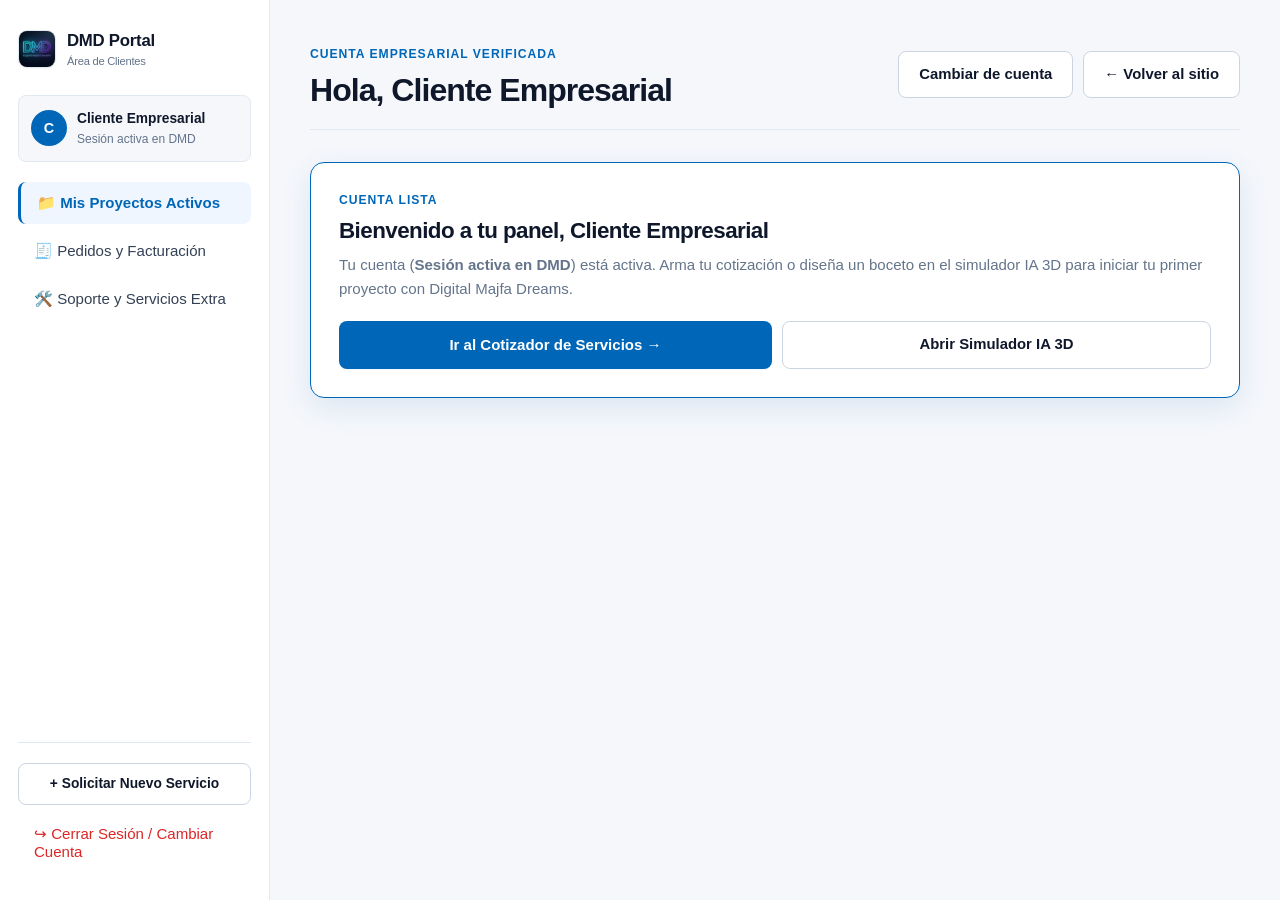
<file: portal-cliente.html>
<!DOCTYPE html>
<html lang="es">
<head>
<meta charset="utf-8">
<meta name="viewport" content="width=device-width, initial-scale=1">
<title>Portal de Cliente | Digital Majfa Dreams</title>
<link rel="icon" href="WhatsApp Image 2026-09-17 at 10.40.30 PM.jpeg">
<meta property="og:type" content="website">
<meta property="og:site_name" content="Digital Majfa Dreams (DMD)">
<meta property="og:title" content="Digital Majfa Dreams | Desarrollo Web, Identidad Visual y Marketing Digital">
<meta property="og:description" content="Páginas web profesionales, diseño de logotipos, simulador con IA en 3D y dominios oficiales para empresas. Precios transparentes desde $150 MXN.">
<meta property="og:image" content="og-preview.png">
<meta property="og:image:width" content="1200">
<meta property="og:image:height" content="630">
<meta name="twitter:card" content="summary_large_image">
<meta name="twitter:title" content="Digital Majfa Dreams (DMD) | Agencia Digital Corporativa">
<meta name="twitter:description" content="Construimos la presencia digital e identidad corporativa de tu empresa. Prueba gratis nuestro Arquitecto Web IA 3D.">
<meta name="twitter:image" content="og-preview.png">
<meta name="theme-color" content="#0067b8">
<link rel="stylesheet" href="style.css">
</head>
<body>
<div class="dashboard-layout">
  <aside class="sidebar">
    <a href="index.html" class="brand" style="margin-bottom:24px;">
      <img src="WhatsApp Image 2026-09-17 at 10.40.30 PM.jpeg" alt="DMD">
      <div>
        <span>DMD Portal</span>
        <small class="brand-sub">Área de Clientes</small>
      </div>
    </a>

    <!-- Tarjeta de sesión activa del usuario -->
    <div style="background:var(--bg-alt); border:1px solid var(--line); border-radius:8px; padding:12px; margin-bottom:20px; display:flex; align-items:center; gap:10px;">
      <div id="userAvatarBadge" style="width:36px; height:36px; border-radius:50%; background:var(--primary); color:#fff; display:flex; align-items:center; justify-content:center; font-weight:700; font-size:0.9rem; flex-shrink:0;">U</div>
      <div style="overflow:hidden;">
        <div id="sidebarUserName" style="font-weight:600; font-size:0.86rem; white-space:nowrap; overflow:hidden; text-overflow:ellipsis;">Cliente DMD</div>
        <div id="sidebarUserEmail" style="font-size:0.75rem; color:var(--mute); white-space:nowrap; overflow:hidden; text-overflow:ellipsis;">Sesión activa</div>
      </div>
    </div>

    <button class="nav-btn active" data-target="proyectos">📁 Mis Proyectos Activos</button>
    <button class="nav-btn" data-target="facturacion">🧾 Pedidos y Facturación</button>
    <button class="nav-btn" data-target="soporte">🛠️ Soporte y Servicios Extra</button>

    <div style="margin-top:auto; padding-top:20px; border-top:1px solid var(--line); display:flex; flex-direction:column; gap:8px;">
      <a href="servicios.html" class="ghost" style="font-size:0.86rem; padding:9px;">+ Solicitar Nuevo Servicio</a>
      <button class="nav-btn" style="color:var(--danger); margin:0;" onclick="logoutClient()">↪ Cerrar Sesión / Cambiar Cuenta</button>
    </div>
  </aside>

  <main class="main-content">
    <div style="display:flex; justify-content:space-between; align-items:center; flex-wrap:wrap; gap:16px; margin-bottom:32px; padding-bottom:20px; border-bottom:1px solid var(--line);">
      <div>
        <span class="eyebrow" id="accountBadgeType">Cuenta Empresarial Verificada</span>
        <h1 style="font-size:2rem; margin:0;" id="welcomeClientTitle">Bienvenido a tu Portal DMD</h1>
      </div>
      <div style="display:flex; gap:10px;">
        <a href="login.html" class="ghost">Cambiar de cuenta</a>
        <a href="index.html" class="ghost">← Volver al sitio</a>
      </div>
    </div>

    <div id="orderSuccessBanner" class="hidden" style="margin-bottom:24px; padding:16px 20px; border-radius:var(--radius); background:var(--success-bg); border:1px solid rgba(5,150,105,0.3); color:var(--success); font-weight:600;">
      ✓ Tu nuevo pedido ha sido registrado exitosamente y ya aparece en tu panel de proyectos y facturación.
    </div>

    <!-- 1. MIS PROYECTOS -->
    <div id="proyectos" class="tab-pane active">
      <div class="grid" id="clientProjectsGrid" style="grid-template-columns: repeat(auto-fit, minmax(250px, 1fr));"></div>
    </div>

    <!-- 2. FACTURACIÓN -->
    <div id="facturacion" class="tab-pane">
      <div style="display:flex; justify-content:space-between; align-items:center; margin-bottom:18px;">
        <h2 style="font-size:1.5rem; margin:0;">Historial de Pedidos y Estado de Cuenta</h2>
        <button class="ghost" style="padding:8px 16px; font-size:0.86rem;" onclick="window.print()">🖨️ Imprimir Estado de Cuenta</button>
      </div>

      <div class="tw" style="margin-bottom:36px;">
        <table class="t" id="tabla-compras">
          <thead>
            <tr>
              <th>Folio Pedido</th>
              <th>Fecha</th>
              <th>Servicios Contratados</th>
              <th>Inversión Total</th>
              <th>Estado</th>
              <th>Comprobante</th>
            </tr>
          </thead>
          <tbody id="tabla-compras-body"></tbody>
        </table>
      </div>
    </div>

    <!-- 3. SOPORTE TÉCNICO -->
    <div id="soporte" class="tab-pane">
      <div class="card" style="margin-bottom:32px; background:var(--primary-light); border-color:rgba(0,103,184,0.3);">
        <h2 style="font-size:1.45rem; margin-bottom:8px;">Mesa de Ayuda y Soporte Técnico Prioritario</h2>
        <p style="color:var(--text-secondary); margin-bottom:18px; max-width:700px;">
          ¿Necesitas actualizar teléfonos, fotografías, precios en tu página web o configurar un nuevo correo? Nuestro equipo técnico te atiende de forma directa.
        </p>
        <div style="display:flex; gap:12px; flex-wrap:wrap;">
          <a href="https://wa.me/?text=Hola%20equipo%20DMD,%20necesito%20soporte%20con%20mi%20cuenta." target="_blank" class="btn">Abrir Ticket en WhatsApp 💬</a>
          <a href="dominios.html" class="ghost" style="background:#fff;">Verificar Dominios Adicionales</a>
        </div>
      </div>

      <h3 style="margin-bottom:16px;">Servicios Complementarios para tu Cuenta</h3>
      <div class="grid">
        <div class="card">
          <h3>Mantenimiento y Actualización Web</h3>
          <p class="mute" style="font-size:0.9rem; margin:8px 0 16px; flex:1;">Actualizaciones periódicas de texto, promociones, fotos y monitoreo de seguridad de tu sitio.</p>
          <div class="price-tag" style="font-size:1.5rem;">$499 MXN <small>/ mes</small></div>
          <button class="ghost" style="width:100%;" onclick="addItemToCart('Mantenimiento Web Mensual', 499); location.href='servicios.html';">Añadir al Cotizador</button>
        </div>

        <div class="card">
          <h3>Correos Corporativos Profesionales</h3>
          <p class="mute" style="font-size:0.9rem; margin:8px 0 16px; flex:1;">Cuentas de correo electrónico con el dominio de tu empresa (ej. contacto@tuempresa.com).</p>
          <div class="price-tag" style="font-size:1.5rem;">$250 MXN <small>/ año</small></div>
          <button class="ghost" style="width:100%;" onclick="addItemToCart('Paquete Correos Corporativos (Anual)', 250); location.href='servicios.html';">Añadir al Cotizador</button>
        </div>
      </div>
    </div>
  </main>
</div>

<script src="script.js"></script>
<script>
  function logoutClient() {
    safeRemove("dmd_cliente");
    safeRemove("dmd_cliente_nombre");
    safeRemove("dmd_cliente_email");
    safeRemove("dmd_is_luna_demo");
    window.location.href = "login.html";
  }

  const savedName = safeGet("dmd_cliente_nombre") || "Cliente Empresarial";
  const savedEmail = safeGet("dmd_cliente_email") || "Sesión activa en DMD";
  const isLunaDemo = safeGet("dmd_is_luna_demo") === "true";

  document.getElementById("welcomeClientTitle").textContent = "Hola, " + savedName;
  document.getElementById("sidebarUserName").textContent = savedName;
  document.getElementById("sidebarUserEmail").textContent = savedEmail;
  document.getElementById("userAvatarBadge").textContent = savedName.substring(0, 1).toUpperCase();

  const navBtns = document.querySelectorAll(".nav-btn[data-target]");
  const tabPanes = document.querySelectorAll(".tab-pane");

  function activatePortalTab(targetId) {
    navBtns.forEach(b => b.classList.remove("active"));
    tabPanes.forEach(p => p.classList.remove("active"));
    const btn = document.querySelector(`.nav-btn[data-target="${targetId}"]`);
    const pane = document.getElementById(targetId);
    if (btn && pane) {
      btn.classList.add("active");
      pane.classList.add("active");
    }
  }

  navBtns.forEach(btn => {
    btn.addEventListener("click", () => activatePortalTab(btn.getAttribute("data-target")));
  });

  const params = new URLSearchParams(window.location.search);
  if (params.get("tab")) activatePortalTab(params.get("tab"));
  if (params.get("nuevo")) document.getElementById("orderSuccessBanner").classList.remove("hidden");

  const historial = JSON.parse(safeGet("dmd_compras") || "[]");
  const projectsGrid = document.getElementById("clientProjectsGrid");
  const tbody = document.getElementById("tabla-compras-body");

  if (isLunaDemo) {
    projectsGrid.innerHTML = `
      <div class="card card-featured">
        <div style="display:flex; justify-content:space-between; align-items:center; margin-bottom:14px;">
          <span class="eyebrow" style="margin:0;">ID: #DMD-2026-001</span>
          <span class="status-badge">● Operativo en Línea</span>
        </div>
        <h2 style="font-size:1.45rem; margin-bottom:8px;">Página Web Oficial — Meseros Luna</h2>
        <p class="mute" style="font-size:0.92rem; margin-bottom:18px;">Hosting empresarial y certificado SSL vigentes hasta Octubre 2027.</p>
        <div class="card-actions">
          <a href="https://digital-majfa-dreams-dmd.github.io/paginaLuna/" target="_blank" rel="noopener" class="btn" style="flex:1;">Visitar Sitio Web ↗</a>
        </div>
      </div>`;
    tbody.innerHTML = `<tr>
      <td><strong>#DMD-2026-001</strong></td>
      <td>15/09/2026</td>
      <td>Desarrollo Web Profesional &amp; Dominio</td>
      <td><strong>$3,500 MXN</strong></td>
      <td><span class="status-badge">Pagado</span></td>
      <td><button class="ghost" style="padding:5px 12px; font-size:0.8rem;" onclick="window.print()">Recibo PDF ↓</button></td>
    </tr>`;
  } else if (historial.length > 0) {
    projectsGrid.innerHTML = historial.map(c => `
      <div class="card card-featured">
        <div style="display:flex; justify-content:space-between; align-items:center; margin-bottom:14px;">
          <span class="eyebrow" style="margin:0;">Folio: ${c.id}</span>
          <span class="status-badge">${c.estado || "En Proceso"}</span>
        </div>
        <h2 style="font-size:1.35rem; margin-bottom:8px;">${(c.servicios || []).map(s => s.n).join(" + ")}</h2>
        <p class="mute" style="font-size:0.92rem; margin-bottom:18px;">Titular: <strong>${savedName}</strong> (${savedEmail}) · Fecha: ${c.fecha}</p>
        <div class="card-actions">
          <a href="https://wa.me/?text=${encodeURIComponent('Hola DMD, consulto el avance de mi pedido ' + c.id)}" target="_blank" class="btn" style="flex:1;">Consultar Avance por WhatsApp</a>
        </div>
      </div>`).join("");

    tbody.innerHTML = historial.map(c => `<tr>
      <td><strong>${c.id}</strong></td>
      <td>${c.fecha}</td>
      <td>${(c.servicios || []).map(s => s.n).join(", ")}</td>
      <td><strong>$${Number(c.total).toLocaleString("es-MX")} MXN</strong></td>
      <td><span class="status-badge">${c.estado || "Registrado"}</span></td>
      <td><button class="ghost" style="padding:5px 12px; font-size:0.8rem;" onclick="window.print()">Recibo PDF ↓</button></td>
    </tr>`).join("");
  } else {
    projectsGrid.innerHTML = `
      <div class="card card-featured">
        <span class="eyebrow">Cuenta Lista</span>
        <h2 style="font-size:1.4rem; margin-bottom:8px;">Bienvenido a tu panel, ${savedName}</h2>
        <p class="mute" style="font-size:0.94rem; margin-bottom:20px;">
          Tu cuenta (<strong>${savedEmail}</strong>) está activa. Arma tu cotización o diseña un boceto en el simulador IA 3D para iniciar tu primer proyecto con Digital Majfa Dreams.
        </p>
        <div class="card-actions">
          <a href="servicios.html" class="btn" style="flex:1;">Ir al Cotizador de Servicios →</a>
          <a href="boceto.html" class="ghost" style="flex:1;">Abrir Simulador IA 3D</a>
        </div>
      </div>`;
    tbody.innerHTML = `<tr><td colspan="6" style="text-align:center; color:var(--mute); padding:24px;">Aún no hay pedidos registrados en esta cuenta (${savedEmail}).</td></tr>`;
  }
</script>
</body>
</html>
</file>
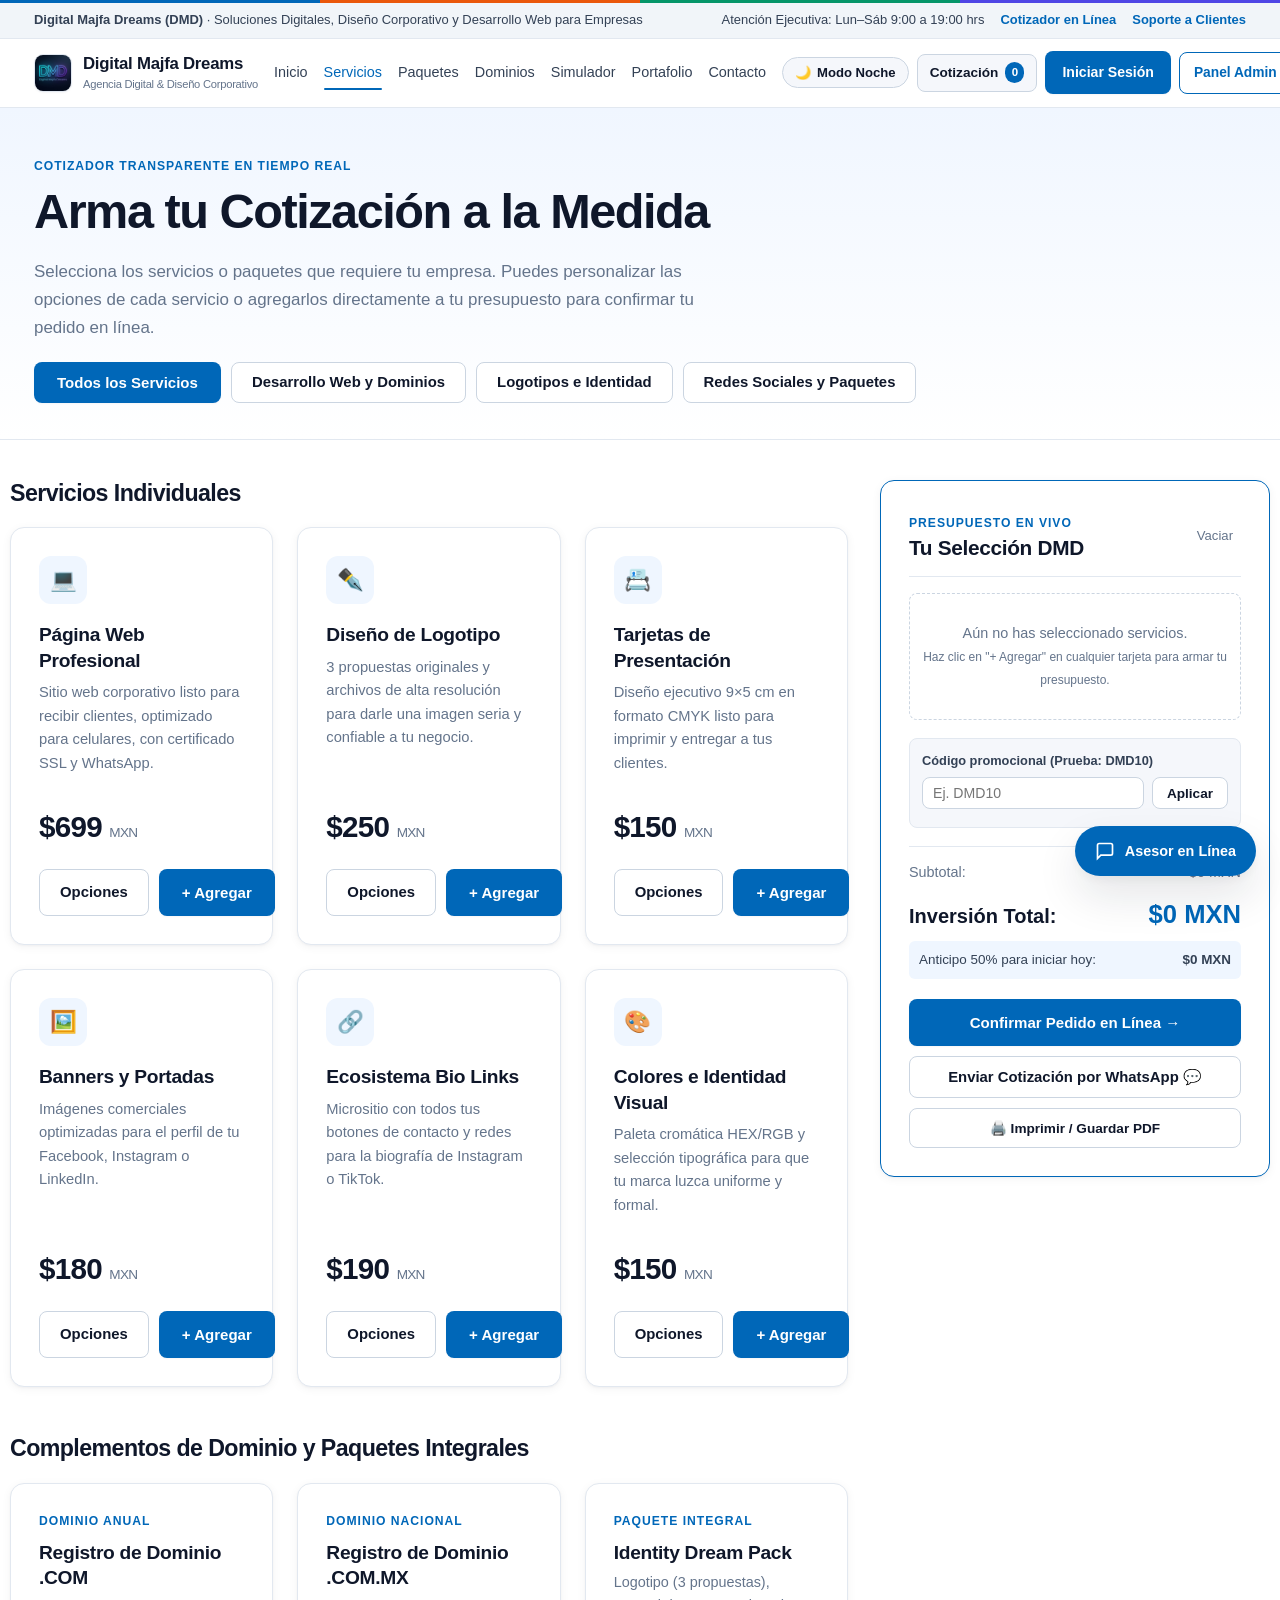
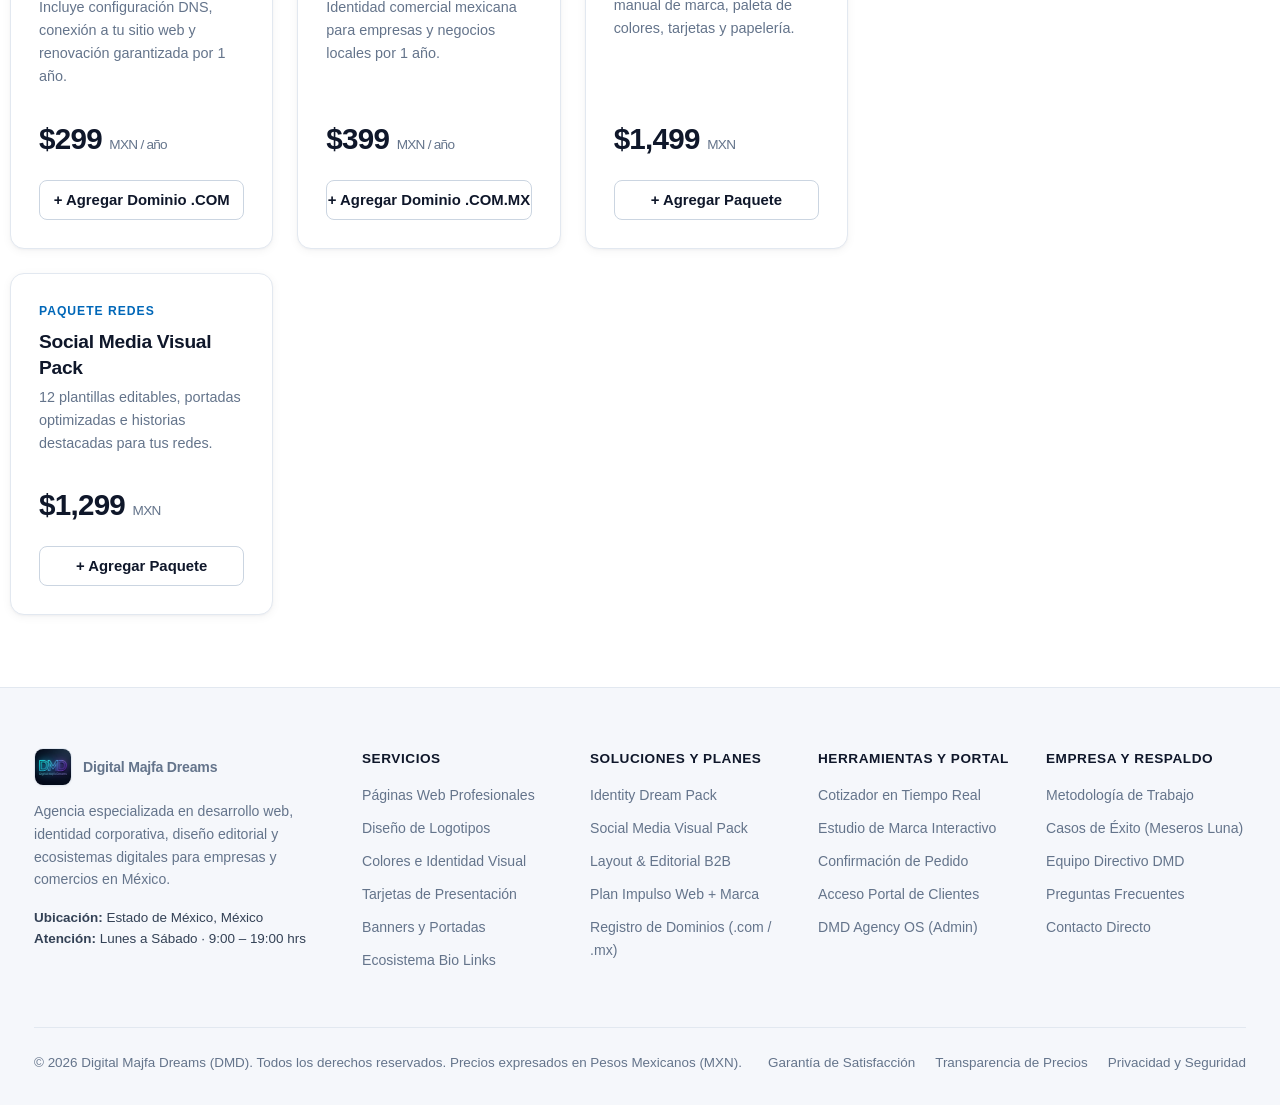
<file: servicios.html>
<!DOCTYPE html>
<html lang="es">
<head>
<meta charset="utf-8">
<meta name="viewport" content="width=device-width, initial-scale=1">
<title>Catálogo y Cotizador en Vivo | Digital Majfa Dreams</title>
<link rel="icon" href="WhatsApp Image 2026-09-17 at 10.40.30 PM.jpeg">
<meta property="og:type" content="website">
<meta property="og:site_name" content="Digital Majfa Dreams (DMD)">
<meta property="og:title" content="Digital Majfa Dreams | Desarrollo Web, Identidad Visual y Marketing Digital">
<meta property="og:description" content="Páginas web profesionales, diseño de logotipos, simulador con IA en 3D y dominios oficiales para empresas. Precios transparentes desde $150 MXN.">
<meta property="og:image" content="og-preview.png">
<meta property="og:image:width" content="1200">
<meta property="og:image:height" content="630">
<meta name="twitter:card" content="summary_large_image">
<meta name="twitter:title" content="Digital Majfa Dreams (DMD) | Agencia Digital Corporativa">
<meta name="twitter:description" content="Construimos la presencia digital e identidad corporativa de tu empresa. Prueba gratis nuestro Arquitecto Web IA 3D.">
<meta name="twitter:image" content="og-preview.png">
<meta name="theme-color" content="#0067b8">
<link rel="stylesheet" href="style.css">
</head>
<body>
<div class="ms-color-strip"></div>
<div class="topbar">
  <div class="wrap topbar-in">
    <div><strong>Digital Majfa Dreams (DMD)</strong> · Soluciones Digitales, Diseño Corporativo y Desarrollo Web para Empresas</div>
    <div class="topbar-links">
      <span>Atención Ejecutiva: Lun–Sáb 9:00 a 19:00 hrs</span>
      <a href="servicios.html">Cotizador en Línea</a>
      <a href="portal-cliente.html">Soporte a Clientes</a>
    </div>
  </div>
</div>

<nav class="nav" id="nav">
  <div class="wrap navin">
    <a class="brand" href="index.html">
      <img src="WhatsApp Image 2026-09-17 at 10.40.30 PM.jpeg" alt="DMD Logo">
      <div>
        <span>Digital Majfa Dreams</span>
        <small class="brand-sub">Agencia Digital &amp; Diseño Corporativo</small>
      </div>
    </a>
    <button class="menu-toggle" id="menuToggle" aria-label="Abrir menú">☰ <span class="menu-label">Menú</span></button>
    <div class="links" id="navLinks">
      <a href="index.html" class="">Inicio</a>
      <a href="servicios.html" class="on">Servicios</a>
      <a href="paquetes.html" class="">Paquetes</a>
      <a href="dominios.html" class="">Dominios</a>
      <a href="boceto.html" class="">Simulador</a>
      <a href="index.html#portafolio">Portafolio</a>
      <a href="index.html#contacto">Contacto</a>
    </div>
    <div class="acts2">
      <button type="button" class="theme-toggle-btn" onclick="toggleDarkMode()" title="Cambiar entre Modo Claro y Modo Noche">
        <span>🌙</span> <span class="theme-label">Modo Noche</span>
      </button>
      <a class="cart-pill" id="pill" href="servicios.html#aside" title="Ver servicios seleccionados">
        <span class="cart-label">Cotización</span>
        <span class="cart-count">0</span>
      </a>
      <a class="btn" id="portalBtn" href="login.html" style="padding: 9px 16px; font-size:0.88rem;">Iniciar Sesión</a>
      <a class="ghost" id="adminBtn" href="admin.html" style="display:none; padding: 9px 14px; font-size:0.86rem; border-color:var(--primary); color:var(--primary);">Panel Admin</a>
    </div>
  </div>
</nav>
<script src="script.js"></script>

<section class="hero-band" style="padding: 44px 0 36px;">
  <div class="wrap">
    <span class="eyebrow">Cotizador Transparente en Tiempo Real</span>
    <h1>Arma tu Cotización a la Medida</h1>
    <p class="sub" style="margin-bottom:20px;">
      Selecciona los servicios o paquetes que requiere tu empresa. Puedes personalizar las opciones de cada servicio o agregarlos directamente a tu presupuesto para confirmar tu pedido en línea.
    </p>
    <!-- Filtros por categoría -->
    <div class="filter-bar-mob" style="display:flex; gap:10px; flex-wrap:wrap;">
      <button type="button" class="btn filter-btn" data-cat="all" onclick="filterServices('all', this)">Todos los Servicios</button>
      <button type="button" class="ghost filter-btn" data-cat="web" onclick="filterServices('web', this)">Desarrollo Web y Dominios</button>
      <button type="button" class="ghost filter-btn" data-cat="branding" onclick="filterServices('branding', this)">Logotipos e Identidad</button>
      <button type="button" class="ghost filter-btn" data-cat="social" onclick="filterServices('social', this)">Redes Sociales y Paquetes</button>
    </div>
  </div>
</section>

<div class="wrap band" style="padding-top:40px;">
  <div class="layout">
    <!-- COLUMNA IZQUIERDA: CATÁLOGO DE SERVICIOS -->
    <div>
      <h2 style="font-size:1.45rem; margin-bottom:20px;">Servicios Individuales</h2>
      <div class="grid" id="grid" style="grid-template-columns: repeat(auto-fill, minmax(240px, 1fr)); margin-bottom:48px;">
        <article class="card service-item" data-cat="web" id="c1">
          <div class="service-icon">💻</div>
          <h3>Página Web Profesional</h3>
          <p class="mute" style="margin:8px 0 14px; font-size:0.92rem; flex:1;">Sitio web corporativo listo para recibir clientes, optimizado para celulares, con certificado SSL y WhatsApp.</p>
          <div class="price-tag">$699 <small>MXN</small></div>
          <div class="card-actions">
            <a href="web.html" class="ghost" style="flex:1;">Opciones</a>
            <button type="button" class="btn" style="flex:1;" onclick="addServiceAndRender('Página Web Profesional', 699)">+ Agregar</button>
          </div>
        </article>

        <article class="card service-item" data-cat="branding" id="c2">
          <div class="service-icon">✒️</div>
          <h3>Diseño de Logotipo</h3>
          <p class="mute" style="margin:8px 0 14px; font-size:0.92rem; flex:1;">3 propuestas originales y archivos de alta resolución para darle una imagen seria y confiable a tu negocio.</p>
          <div class="price-tag">$250 <small>MXN</small></div>
          <div class="card-actions">
            <a href="logo.html" class="ghost" style="flex:1;">Opciones</a>
            <button type="button" class="btn" style="flex:1;" onclick="addServiceAndRender('Diseño de Logotipo', 250)">+ Agregar</button>
          </div>
        </article>

        <article class="card service-item" data-cat="branding" id="c3">
          <div class="service-icon">📇</div>
          <h3>Tarjetas de Presentación</h3>
          <p class="mute" style="margin:8px 0 14px; font-size:0.92rem; flex:1;">Diseño ejecutivo 9×5 cm en formato CMYK listo para imprimir y entregar a tus clientes.</p>
          <div class="price-tag">$150 <small>MXN</small></div>
          <div class="card-actions">
            <a href="tarjetas.html" class="ghost" style="flex:1;">Opciones</a>
            <button type="button" class="btn" style="flex:1;" onclick="addServiceAndRender('Tarjetas de Presentación', 150)">+ Agregar</button>
          </div>
        </article>

        <article class="card service-item" data-cat="social" id="c4">
          <div class="service-icon">🖼️</div>
          <h3>Banners y Portadas</h3>
          <p class="mute" style="margin:8px 0 14px; font-size:0.92rem; flex:1;">Imágenes comerciales optimizadas para el perfil de tu Facebook, Instagram o LinkedIn.</p>
          <div class="price-tag">$180 <small>MXN</small></div>
          <div class="card-actions">
            <a href="banners.html" class="ghost" style="flex:1;">Opciones</a>
            <button type="button" class="btn" style="flex:1;" onclick="addServiceAndRender('Banners y Portadas', 180)">+ Agregar</button>
          </div>
        </article>

        <article class="card service-item" data-cat="web" id="c5">
          <div class="service-icon">🔗</div>
          <h3>Ecosistema Bio Links</h3>
          <p class="mute" style="margin:8px 0 14px; font-size:0.92rem; flex:1;">Micrositio con todos tus botones de contacto y redes para la biografía de Instagram o TikTok.</p>
          <div class="price-tag">$190 <small>MXN</small></div>
          <div class="card-actions">
            <a href="enlaces.html" class="ghost" style="flex:1;">Opciones</a>
            <button type="button" class="btn" style="flex:1;" onclick="addServiceAndRender('Ecosistema Bio Links', 190)">+ Agregar</button>
          </div>
        </article>

        <article class="card service-item" data-cat="branding" id="c6">
          <div class="service-icon">🎨</div>
          <h3>Colores e Identidad Visual</h3>
          <p class="mute" style="margin:8px 0 14px; font-size:0.92rem; flex:1;">Paleta cromática HEX/RGB y selección tipográfica para que tu marca luzca uniforme y formal.</p>
          <div class="price-tag">$150 <small>MXN</small></div>
          <div class="card-actions">
            <a href="identidad.html" class="ghost" style="flex:1;">Opciones</a>
            <button type="button" class="btn" style="flex:1;" onclick="addServiceAndRender('Colores e Identidad Visual', 150)">+ Agregar</button>
          </div>
        </article>
      </div>

      <!-- COMPLEMENTOS TÉCNICOS Y PAQUETES EN EL COTIZADOR -->
      <h2 style="font-size:1.45rem; margin-bottom:20px;">Complementos de Dominio y Paquetes Integrales</h2>
      <div class="grid" style="grid-template-columns: repeat(auto-fill, minmax(240px, 1fr));">
        <article class="card service-item" data-cat="web">
          <span class="eyebrow">Dominio Anual</span>
          <h3>Registro de Dominio .COM</h3>
          <p class="mute" style="margin:6px 0 12px; font-size:0.9rem; flex:1;">Incluye configuración DNS, conexión a tu sitio web y renovación garantizada por 1 año.</p>
          <div class="price-tag">$299 <small>MXN / año</small></div>
          <button type="button" class="ghost" style="width:100%;" onclick="addServiceAndRender('Dominio Oficial .COM (1 año)', 299)">+ Agregar Dominio .COM</button>
        </article>

        <article class="card service-item" data-cat="web">
          <span class="eyebrow">Dominio Nacional</span>
          <h3>Registro de Dominio .COM.MX</h3>
          <p class="mute" style="margin:6px 0 12px; font-size:0.9rem; flex:1;">Identidad comercial mexicana para empresas y negocios locales por 1 año.</p>
          <div class="price-tag">$399 <small>MXN / año</small></div>
          <button type="button" class="ghost" style="width:100%;" onclick="addServiceAndRender('Dominio Oficial .COM.MX (1 año)', 399)">+ Agregar Dominio .COM.MX</button>
        </article>

        <article class="card service-item" data-cat="social">
          <span class="eyebrow">Paquete Integral</span>
          <h3>Identity Dream Pack</h3>
          <p class="mute" style="margin:6px 0 12px; font-size:0.9rem; flex:1;">Logotipo (3 propuestas), manual de marca, paleta de colores, tarjetas y papelería.</p>
          <div class="price-tag">$1,499 <small>MXN</small></div>
          <button type="button" class="ghost" style="width:100%;" onclick="addServiceAndRender('Paquete: Identity Dream Pack', 1499)">+ Agregar Paquete</button>
        </article>

        <article class="card service-item" data-cat="social">
          <span class="eyebrow">Paquete Redes</span>
          <h3>Social Media Visual Pack</h3>
          <p class="mute" style="margin:6px 0 12px; font-size:0.9rem; flex:1;">12 plantillas editables, portadas optimizadas e historias destacadas para tus redes.</p>
          <div class="price-tag">$1,299 <small>MXN</small></div>
          <button type="button" class="ghost" style="width:100%;" onclick="addServiceAndRender('Paquete: Social Media Visual Pack', 1299)">+ Agregar Paquete</button>
        </article>
      </div>
    </div>

    <!-- COLUMNA DERECHA: RESUMEN DE COTIZACIÓN (REPARADO Y COMPLETO) -->
    <aside id="aside" class="card sticky-aside" style="border-color:var(--primary); padding:28px;">
      <div style="display:flex; justify-content:space-between; align-items:center; margin-bottom:16px; padding-bottom:14px; border-bottom:1px solid var(--line);">
        <div>
          <span class="eyebrow" style="margin:0;">Presupuesto en Vivo</span>
          <h3 style="font-size:1.3rem;">Tu Selección DMD</h3>
        </div>
        <button type="button" class="cart-remove-btn" onclick="clearAllCart()" title="Vaciar cotización">Vaciar</button>
      </div>

      <div id="cartItemsList" style="min-height:110px; margin-bottom:18px;">
        <div style="text-align:center; padding:24px 12px; color:var(--mute); font-size:0.88rem; border:1px dashed var(--line-strong); border-radius:8px; background:var(--bg-alt);">
          Aún no has seleccionado servicios.<br><small>Haz clic en <b>"+ Agregar"</b> en cualquier tarjeta para armar tu presupuesto en vivo.</small>
        </div>
      </div>

      <!-- Cupón de descuento -->
      <div style="background:var(--bg-alt); padding:12px; border-radius:var(--radius-sm); border:1px solid var(--line); margin-bottom:18px;">
        <label style="font-size:0.8rem; font-weight:600; color:var(--text-secondary); display:block; margin-bottom:6px;">Código promocional (Prueba: DMD10)</label>
        <div style="display:flex; gap:8px;">
          <input type="text" id="couponInput" class="input-std" placeholder="Ej. DMD10" style="padding:7px 10px; font-size:0.88rem;">
          <button type="button" class="ghost" style="padding:7px 14px; font-size:0.85rem;" onclick="applyCoupon()">Aplicar</button>
        </div>
        <div id="couponMsg" style="font-size:0.78rem; margin-top:6px;"></div>
      </div>

      <!-- Totales -->
      <div style="border-top:1px solid var(--line); padding-top:14px; margin-bottom:20px;">
        <div style="display:flex; justify-content:space-between; font-size:0.9rem; color:var(--mute); margin-bottom:6px;">
          <span>Subtotal:</span>
          <span id="cartSubtotal">$0 MXN</span>
        </div>
        <div id="discountRow" class="hidden" style="display:flex; justify-content:space-between; font-size:0.9rem; color:var(--success); margin-bottom:6px;">
          <span>Descuento (10%):</span>
          <span id="cartDiscount">-$0 MXN</span>
        </div>
        <div style="display:flex; justify-content:space-between; align-items:baseline; font-size:1.25rem; font-weight:700; color:var(--text); margin-top:10px;">
          <span>Inversión Total:</span>
          <span id="cartTotal" style="color:var(--primary); font-size:1.6rem;">$0 MXN</span>
        </div>
        <div style="display:flex; justify-content:space-between; font-size:0.84rem; color:var(--text-secondary); margin-top:6px; background:var(--primary-light); padding:8px 10px; border-radius:6px;">
          <span>Anticipo 50% para iniciar hoy:</span>
          <strong id="cartAdvance">$0 MXN</strong>
        </div>
      </div>

      <div style="display:flex; flex-direction:column; gap:10px;">
        <button type="button" class="btn" style="width:100%; padding:14px;" onclick="proceedToCheckout()">Confirmar Pedido en Línea →</button>
        <button type="button" class="ghost" style="width:100%;" onclick="sendCartToWhatsApp()">Enviar Cotización por WhatsApp 💬</button>
        <button type="button" class="ghost" style="width:100%; font-size:0.85rem;" onclick="window.print()">🖨️ Imprimir / Guardar PDF</button>
      </div>
    </aside>
  </div>
</div>

<script>
  let activeDiscount = 0;

  function addServiceAndRender(name, price) {
    addItemToCart(name, price);
    renderCotizadorCart();
  }

  function clearAllCart() {
    saveCart([]);
    renderCotizadorCart();
  }

  function applyCoupon() {
    const code = document.getElementById("couponInput").value.trim().toUpperCase();
    const msgEl = document.getElementById("couponMsg");
    if (code === "DMD10" || code === "EMPRESA10") {
      activeDiscount = 0.10;
      safeSet("dmd_discount", "0.10");
      msgEl.style.color = "var(--success)";
      msgEl.textContent = "✓ Cupón del 10% aplicado correctamente.";
    } else {
      activeDiscount = 0;
      safeRemove("dmd_discount");
      msgEl.style.color = "var(--danger)";
      msgEl.textContent = "Código no válido. Usa DMD10 para 10% de descuento.";
    }
    renderCotizadorCart();
  }

  function renderCotizadorCart() {
    const cart = getCart();
    const listEl = document.getElementById("cartItemsList");
    const subEl = document.getElementById("cartSubtotal");
    const discRow = document.getElementById("discountRow");
    const discEl = document.getElementById("cartDiscount");
    const totalEl = document.getElementById("cartTotal");
    const advEl = document.getElementById("cartAdvance");

    if (safeGet("dmd_discount") === "0.10") {
      activeDiscount = 0.10;
    }

    if (cart.length === 0) {
      listEl.innerHTML = `<div style="text-align:center; padding:28px 10px; color:var(--mute); font-size:0.9rem; border:1px dashed var(--line-strong); border-radius:8px;">
        Aún no has seleccionado servicios.<br><small>Haz clic en "+ Agregar" en cualquier tarjeta para armar tu presupuesto.</small>
      </div>`;
      subEl.textContent = "$0 MXN";
      discRow.classList.add("hidden");
      totalEl.textContent = "$0 MXN";
      advEl.textContent = "$0 MXN";
      return;
    }

    let subtotal = 0;
    listEl.innerHTML = cart.map(item => {
      subtotal += Number(item.p);
      return `<div class="cart-item-row">
        <div>
          <div style="font-weight:600; color:var(--text);">${item.n}</div>
          <div style="font-size:0.82rem; color:var(--primary); font-weight:600;">$${Number(item.p).toLocaleString("es-MX")} MXN</div>
        </div>
        <button type="button" class="cart-remove-btn" onclick="removeItemFromCart(${item.id})">✕ Quitar</button>
      </div>`;
    }).join("");

    const discountAmount = Math.round(subtotal * activeDiscount);
    const finalTotal = subtotal - discountAmount;
    const advance = Math.round(finalTotal / 2);

    subEl.textContent = `$${subtotal.toLocaleString("es-MX")} MXN`;
    if (discountAmount > 0) {
      discRow.classList.remove("hidden");
      discEl.textContent = `-$${discountAmount.toLocaleString("es-MX")} MXN`;
    } else {
      discRow.classList.add("hidden");
    }
    totalEl.textContent = `$${finalTotal.toLocaleString("es-MX")} MXN`;
    advEl.textContent = `$${advance.toLocaleString("es-MX")} MXN`;
  }

  function proceedToCheckout() {
    const cart = getCart();
    if (cart.length === 0) {
      alert("Agrega al menos un servicio a tu cotización antes de continuar.");
      return;
    }
    window.location.href = "checkout.html";
  }

  function sendCartToWhatsApp() {
    const cart = getCart();
    if (cart.length === 0) {
      alert("Agrega al menos un servicio para enviar tu cotización.");
      return;
    }
    const subtotal = cart.reduce((acc, i) => acc + Number(i.p), 0);
    const total = Math.round(subtotal * (1 - activeDiscount));
    const lines = cart.map(i => `• ${i.n} ($${Number(i.p).toLocaleString("es-MX")} MXN)`).join("\n");
    const msg = `Hola equipo DMD, armé mi cotización en su sitio web:\n\n${lines}\n\n*Total estimado:* $${total.toLocaleString("es-MX")} MXN\n*Anticipo 50%:* $${Math.round(total/2).toLocaleString("es-MX")} MXN\n\nMe gustaría iniciar mi proyecto.`;
    window.open(`https://wa.me/?text=${encodeURIComponent(msg)}`, "_blank");
  }

  function filterServices(cat, btnEl) {
    document.querySelectorAll(".filter-btn").forEach(b => {
      b.className = "ghost filter-btn";
    });
    btnEl.className = "btn filter-btn";
    document.querySelectorAll(".service-item").forEach(card => {
      if (cat === "all" || card.getAttribute("data-cat") === cat) {
        card.style.display = "flex";
      } else {
        card.style.display = "none";
      }
    });
  }

  document.addEventListener("DOMContentLoaded", renderCotizadorCart);
</script>

<!-- WIDGET DE ASISTENCIA EJECUTIVA -->
<div class="chat-widget">
  <button class="chat-btn" id="chatBtn" aria-label="Abrir asistente ejecutivo">
    <svg viewBox="0 0 24 24" width="20" height="20" stroke="currentColor" stroke-width="2" fill="none"><path d="M21 15a2 2 0 0 1-2 2H7l-4 4V5a2 2 0 0 1 2-2h14a2 2 0 0 1 2 2z"></path></svg>
    <span>Asesor en Línea</span>
  </button>
  <div class="chat-window" id="chatWindow">
    <div class="chat-header">
      <div>
        <strong style="display:block; font-size:0.95rem;">Atención a Clientes DMD</strong>
        <span style="font-size:0.76rem; opacity:0.9;">Respuesta inmediata · Horario comercial</span>
      </div>
      <button class="ghost" id="chatClose" style="padding:4px 9px; border:none; background:rgba(255,255,255,0.15); color:#fff;">✕</button>
    </div>
    <div class="chat-body" id="chatBody">
      <div class="msg bot">Bienvenido a <strong>Digital Majfa Dreams</strong>. ¿En qué podemos asesorarte hoy para impulsar tu negocio?</div>
      <div class="chat-opts" id="chatOpts">
        <button onclick="sendUserMsg('Quiero cotizar servicios')">Cotizar servicios individuales</button>
        <button onclick="sendUserMsg('Busco un paquete integral')">Ver paquetes empresariales</button>
        <button onclick="sendUserMsg('Consultar tiempos de entrega')">Tiempos de entrega y garantías</button>
        <button onclick="sendUserMsg('Hablar con un asesor')">Contactar a un asesor humano</button>
      </div>
    </div>
    <div class="chat-footer">
      <input type="text" id="chatInput" placeholder="Escribe tu consulta..." onkeypress="if(event.key==='Enter') sendCustomMsg()">
      <button class="btn" onclick="sendCustomMsg()" style="padding:0 14px;">Enviar</button>
    </div>
  </div>
</div>

<footer class="site-footer">
  <div class="wrap">
    <div class="footer-grid">
      <div class="footer-col">
        <a class="brand" href="index.html" style="margin-bottom:14px;">
          <img src="WhatsApp Image 2026-09-17 at 10.40.30 PM.jpeg" alt="DMD">
          <span>Digital Majfa Dreams</span>
        </a>
        <p style="color:var(--mute); font-size:0.88rem; margin-bottom:16px; max-width:300px;">
          Agencia especializada en desarrollo web, identidad corporativa, diseño editorial y ecosistemas digitales para empresas y comercios en México.
        </p>
        <div style="font-size:0.84rem; color:var(--text-secondary);">
          <div><strong>Ubicación:</strong> Estado de México, México</div>
          <div><strong>Atención:</strong> Lunes a Sábado · 9:00 – 19:00 hrs</div>
        </div>
      </div>

      <div class="footer-col">
        <h4>Servicios</h4>
        <ul>
          <li><a href="web.html">Páginas Web Profesionales</a></li>
          <li><a href="logo.html">Diseño de Logotipos</a></li>
          <li><a href="identidad.html">Colores e Identidad Visual</a></li>
          <li><a href="tarjetas.html">Tarjetas de Presentación</a></li>
          <li><a href="banners.html">Banners y Portadas</a></li>
          <li><a href="enlaces.html">Ecosistema Bio Links</a></li>
        </ul>
      </div>

      <div class="footer-col">
        <h4>Soluciones y Planes</h4>
        <ul>
          <li><a href="paquetes.html">Identity Dream Pack</a></li>
          <li><a href="paquetes.html">Social Media Visual Pack</a></li>
          <li><a href="paquetes.html">Layout &amp; Editorial B2B</a></li>
          <li><a href="paquetes.html">Plan Impulso Web + Marca</a></li>
          <li><a href="dominios.html">Registro de Dominios (.com / .mx)</a></li>
        </ul>
      </div>

      <div class="footer-col">
        <h4>Herramientas y Portal</h4>
        <ul>
          <li><a href="servicios.html">Cotizador en Tiempo Real</a></li>
          <li><a href="boceto.html">Estudio de Marca Interactivo</a></li>
          <li><a href="checkout.html">Confirmación de Pedido</a></li>
          <li><a href="login.html">Acceso Portal de Clientes</a></li>
          <li><a href="admin.html">DMD Agency OS (Admin)</a></li>
        </ul>
      </div>

      <div class="footer-col">
        <h4>Empresa y Respaldo</h4>
        <ul>
          <li><a href="index.html#proceso">Metodología de Trabajo</a></li>
          <li><a href="index.html#portafolio">Casos de Éxito (Meseros Luna)</a></li>
          <li><a href="index.html#equipo">Equipo Directivo DMD</a></li>
          <li><a href="index.html#faq">Preguntas Frecuentes</a></li>
          <li><a href="index.html#contacto">Contacto Directo</a></li>
        </ul>
      </div>
    </div>

    <div class="footer-bottom">
      <div>© 2026 Digital Majfa Dreams (DMD). Todos los derechos reservados. Precios expresados en Pesos Mexicanos (MXN).</div>
      <div style="display:flex; gap:20px;">
        <a href="index.html#faq">Garantía de Satisfacción</a>
        <a href="servicios.html">Transparencia de Precios</a>
        <a href="login.html">Privacidad y Seguridad</a>
      </div>
    </div>
  </div>
</footer>
</body>
</html>
</file>
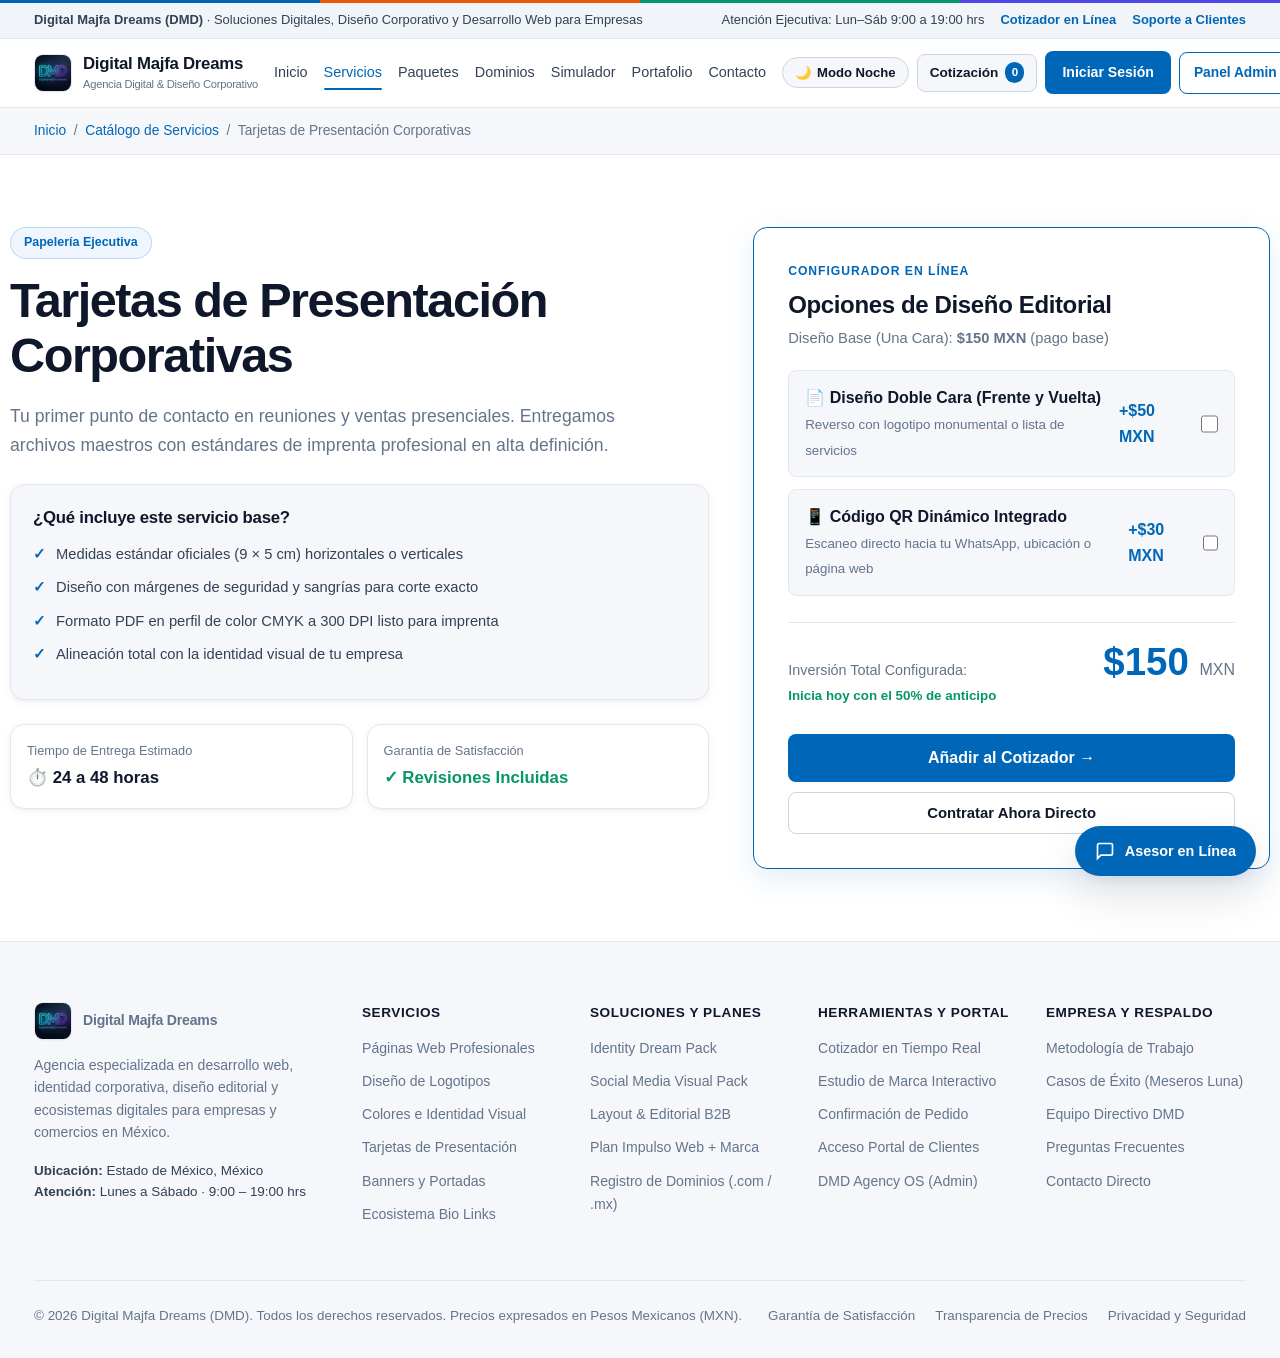
<file: tarjetas.html>
<!DOCTYPE html>
<html lang="es">
<head>
<meta charset="utf-8">
<meta name="viewport" content="width=device-width, initial-scale=1">
<title>Tarjetas de Presentación Corporativas | Digital Majfa Dreams</title>
<link rel="icon" href="WhatsApp Image 2026-09-17 at 10.40.30 PM.jpeg">
<meta property="og:type" content="website">
<meta property="og:site_name" content="Digital Majfa Dreams (DMD)">
<meta property="og:title" content="Digital Majfa Dreams | Desarrollo Web, Identidad Visual y Marketing Digital">
<meta property="og:description" content="Páginas web profesionales, diseño de logotipos, simulador con IA en 3D y dominios oficiales para empresas. Precios transparentes desde $150 MXN.">
<meta property="og:image" content="og-preview.png">
<meta property="og:image:width" content="1200">
<meta property="og:image:height" content="630">
<meta name="twitter:card" content="summary_large_image">
<meta name="twitter:title" content="Digital Majfa Dreams (DMD) | Agencia Digital Corporativa">
<meta name="twitter:description" content="Construimos la presencia digital e identidad corporativa de tu empresa. Prueba gratis nuestro Arquitecto Web IA 3D.">
<meta name="twitter:image" content="og-preview.png">
<meta name="theme-color" content="#0067b8">
<link rel="stylesheet" href="style.css">
</head>
<body>
<div class="ms-color-strip"></div>
<div class="topbar">
  <div class="wrap topbar-in">
    <div><strong>Digital Majfa Dreams (DMD)</strong> · Soluciones Digitales, Diseño Corporativo y Desarrollo Web para Empresas</div>
    <div class="topbar-links">
      <span>Atención Ejecutiva: Lun–Sáb 9:00 a 19:00 hrs</span>
      <a href="servicios.html">Cotizador en Línea</a>
      <a href="portal-cliente.html">Soporte a Clientes</a>
    </div>
  </div>
</div>

<nav class="nav" id="nav">
  <div class="wrap navin">
    <a class="brand" href="index.html">
      <img src="WhatsApp Image 2026-09-17 at 10.40.30 PM.jpeg" alt="DMD Logo">
      <div>
        <span>Digital Majfa Dreams</span>
        <small class="brand-sub">Agencia Digital &amp; Diseño Corporativo</small>
      </div>
    </a>
    <button class="menu-toggle" id="menuToggle" aria-label="Abrir menú">☰ <span class="menu-label">Menú</span></button>
    <div class="links" id="navLinks">
      <a href="index.html" class="">Inicio</a>
      <a href="servicios.html" class="on">Servicios</a>
      <a href="paquetes.html" class="">Paquetes</a>
      <a href="dominios.html" class="">Dominios</a>
      <a href="boceto.html" class="">Simulador</a>
      <a href="index.html#portafolio">Portafolio</a>
      <a href="index.html#contacto">Contacto</a>
    </div>
    <div class="acts2">
      <button type="button" class="theme-toggle-btn" onclick="toggleDarkMode()" title="Cambiar entre Modo Claro y Modo Noche">
        <span>🌙</span> <span class="theme-label">Modo Noche</span>
      </button>
      <a class="cart-pill" id="pill" href="servicios.html#aside" title="Ver servicios seleccionados">
        <span class="cart-label">Cotización</span>
        <span class="cart-count">0</span>
      </a>
      <a class="btn" id="portalBtn" href="login.html" style="padding: 9px 16px; font-size:0.88rem;">Iniciar Sesión</a>
      <a class="ghost" id="adminBtn" href="admin.html" style="display:none; padding: 9px 14px; font-size:0.86rem; border-color:var(--primary); color:var(--primary);">Panel Admin</a>
    </div>
  </div>
</nav>
<script src="script.js"></script>

<div style="background:var(--bg-alt); border-bottom:1px solid var(--line); padding:12px 0; font-size:0.86rem; color:var(--mute);">
  <div class="wrap">
    <a href="index.html" style="color:var(--primary);">Inicio</a> &nbsp;/&nbsp;
    <a href="servicios.html" style="color:var(--primary);">Catálogo de Servicios</a> &nbsp;/&nbsp;
    <span>Tarjetas de Presentación Corporativas</span>
  </div>
</div>

<div class="wrap band">
  <div class="hero-split" style="align-items:start;">
    <!-- INFORMACIÓN DEL SERVICIO -->
    <div>
      <span class="pill" style="margin-bottom:14px;">Papelería Ejecutiva</span>
      <h1>Tarjetas de Presentación Corporativas</h1>
      <p class="sub" style="font-size:1.1rem; margin-bottom:24px;">Tu primer punto de contacto en reuniones y ventas presenciales. Entregamos archivos maestros con estándares de imprenta profesional en alta definición.</p>

      <div class="card" style="background:var(--bg-alt); margin-bottom:24px; padding:22px;">
        <h3 style="font-size:1.05rem; margin-bottom:14px;">¿Qué incluye este servicio base?</h3>
        <ul class="feature-list" style="margin-bottom:0;">
          <li>Medidas estándar oficiales (9 × 5 cm) horizontales o verticales</li><li>Diseño con márgenes de seguridad y sangrías para corte exacto</li><li>Formato PDF en perfil de color CMYK a 300 DPI listo para imprenta</li><li>Alineación total con la identidad visual de tu empresa</li>
        </ul>
      </div>

      <div style="display:grid; grid-template-columns:repeat(2, 1fr); gap:14px;">
        <div class="card" style="padding:16px;">
          <span class="mute" style="font-size:0.8rem;">Tiempo de Entrega Estimado</span>
          <strong style="font-size:1.05rem; color:var(--text); margin-top:4px;">⏱️ 24 a 48 horas</strong>
        </div>
        <div class="card" style="padding:16px;">
          <span class="mute" style="font-size:0.8rem;">Garantía de Satisfacción</span>
          <strong style="font-size:1.05rem; color:var(--success); margin-top:4px;">✓ Revisiones Incluidas</strong>
        </div>
      </div>
    </div>

    <!-- CONFIGURADOR Y CALCULADORA DINÁMICA -->
    <div class="card card-featured" style="padding:34px;">
      <span class="eyebrow">Configurador en Línea</span>
      <h3 style="font-size:1.5rem; margin-bottom:6px;">Opciones de Diseño Editorial</h3>
      <p class="mute" style="margin-bottom:20px; font-size:0.92rem;">Diseño Base (Una Cara): <strong>$150 MXN</strong> (pago base)</p>

      <div>
        
      <label class="option-check">
        <div>
          <div style="font-weight:600; color:var(--text);">📄 Diseño Doble Cara (Frente y Vuelta)</div>
          <small class="mute">Reverso con logotipo monumental o lista de servicios</small>
        </div>
        <div style="display:flex; align-items:center; gap:10px;">
          <strong style="color:var(--primary);">+$50 MXN</strong>
          <input type="checkbox" id="chkDoble" onchange="calcCards()">
        </div>
      </label>

      <label class="option-check">
        <div>
          <div style="font-weight:600; color:var(--text);">📱 Código QR Dinámico Integrado</div>
          <small class="mute">Escaneo directo hacia tu WhatsApp, ubicación o página web</small>
        </div>
        <div style="display:flex; align-items:center; gap:10px;">
          <strong style="color:var(--primary);">+$30 MXN</strong>
          <input type="checkbox" id="chkQR" onchange="calcCards()">
        </div>
      </label>
    

        <div style="margin: 26px 0; border-top: 1px solid var(--line); padding-top: 20px; display:flex; justify-content:space-between; align-items:baseline;">
          <div>
            <div style="color:var(--mute); font-size:0.9rem;">Inversión Total Configurada:</div>
            <small style="color:var(--success); font-weight:600;">Inicia hoy con el 50% de anticipo</small>
          </div>
          <div id="dynamicPriceBox" style="font-size:2.4rem; font-weight:700; color:var(--primary); line-height:1;">
            $150 <span style="font-size:1rem; color:var(--mute); font-weight:500;">MXN</span>
          </div>
        </div>

        <div style="display:flex; flex-direction:column; gap:10px;">
          <button class="btn" onclick="addConfiguredService(false)" style="width:100%; padding:14px; font-size:1rem;">Añadir al Cotizador →</button>
          <button class="ghost" onclick="addConfiguredService(true)" style="width:100%; padding:12px;">Contratar Ahora Directo</button>
        </div>
      </div>
    </div>
  </div>
</div>

<script>

      const basePriceCard = 150;
      function getCardConfig() {
        let total = basePriceCard;
        let name = "Tarjetas de Presentación";
        if (document.getElementById("chkDoble").checked) { total += 50; name += " (Doble Cara)"; }
        if (document.getElementById("chkQR").checked) { total += 30; name += " + Código QR"; }
        return { total, name };
      }
      function calcCards() {
        const cfg = getCardConfig();
        document.getElementById("dynamicPriceBox").innerHTML = `$${cfg.total} <span style="font-size:1rem; color:var(--mute); font-weight:500;">MXN</span>`;
      }
      function addConfiguredService(goCheckout) {
        const cfg = getCardConfig();
        addItemToCart(cfg.name, cfg.total);
        window.location.href = goCheckout ? "checkout.html" : "servicios.html";
      }
    
</script>

<!-- WIDGET DE ASISTENCIA EJECUTIVA -->
<div class="chat-widget">
  <button class="chat-btn" id="chatBtn" aria-label="Abrir asistente ejecutivo">
    <svg viewBox="0 0 24 24" width="20" height="20" stroke="currentColor" stroke-width="2" fill="none"><path d="M21 15a2 2 0 0 1-2 2H7l-4 4V5a2 2 0 0 1 2-2h14a2 2 0 0 1 2 2z"></path></svg>
    <span>Asesor en Línea</span>
  </button>
  <div class="chat-window" id="chatWindow">
    <div class="chat-header">
      <div>
        <strong style="display:block; font-size:0.95rem;">Atención a Clientes DMD</strong>
        <span style="font-size:0.76rem; opacity:0.9;">Respuesta inmediata · Horario comercial</span>
      </div>
      <button class="ghost" id="chatClose" style="padding:4px 9px; border:none; background:rgba(255,255,255,0.15); color:#fff;">✕</button>
    </div>
    <div class="chat-body" id="chatBody">
      <div class="msg bot">Bienvenido a <strong>Digital Majfa Dreams</strong>. ¿En qué podemos asesorarte hoy para impulsar tu negocio?</div>
      <div class="chat-opts" id="chatOpts">
        <button onclick="sendUserMsg('Quiero cotizar servicios')">Cotizar servicios individuales</button>
        <button onclick="sendUserMsg('Busco un paquete integral')">Ver paquetes empresariales</button>
        <button onclick="sendUserMsg('Consultar tiempos de entrega')">Tiempos de entrega y garantías</button>
        <button onclick="sendUserMsg('Hablar con un asesor')">Contactar a un asesor humano</button>
      </div>
    </div>
    <div class="chat-footer">
      <input type="text" id="chatInput" placeholder="Escribe tu consulta..." onkeypress="if(event.key==='Enter') sendCustomMsg()">
      <button class="btn" onclick="sendCustomMsg()" style="padding:0 14px;">Enviar</button>
    </div>
  </div>
</div>

<footer class="site-footer">
  <div class="wrap">
    <div class="footer-grid">
      <div class="footer-col">
        <a class="brand" href="index.html" style="margin-bottom:14px;">
          <img src="WhatsApp Image 2026-09-17 at 10.40.30 PM.jpeg" alt="DMD">
          <span>Digital Majfa Dreams</span>
        </a>
        <p style="color:var(--mute); font-size:0.88rem; margin-bottom:16px; max-width:300px;">
          Agencia especializada en desarrollo web, identidad corporativa, diseño editorial y ecosistemas digitales para empresas y comercios en México.
        </p>
        <div style="font-size:0.84rem; color:var(--text-secondary);">
          <div><strong>Ubicación:</strong> Estado de México, México</div>
          <div><strong>Atención:</strong> Lunes a Sábado · 9:00 – 19:00 hrs</div>
        </div>
      </div>

      <div class="footer-col">
        <h4>Servicios</h4>
        <ul>
          <li><a href="web.html">Páginas Web Profesionales</a></li>
          <li><a href="logo.html">Diseño de Logotipos</a></li>
          <li><a href="identidad.html">Colores e Identidad Visual</a></li>
          <li><a href="tarjetas.html">Tarjetas de Presentación</a></li>
          <li><a href="banners.html">Banners y Portadas</a></li>
          <li><a href="enlaces.html">Ecosistema Bio Links</a></li>
        </ul>
      </div>

      <div class="footer-col">
        <h4>Soluciones y Planes</h4>
        <ul>
          <li><a href="paquetes.html">Identity Dream Pack</a></li>
          <li><a href="paquetes.html">Social Media Visual Pack</a></li>
          <li><a href="paquetes.html">Layout &amp; Editorial B2B</a></li>
          <li><a href="paquetes.html">Plan Impulso Web + Marca</a></li>
          <li><a href="dominios.html">Registro de Dominios (.com / .mx)</a></li>
        </ul>
      </div>

      <div class="footer-col">
        <h4>Herramientas y Portal</h4>
        <ul>
          <li><a href="servicios.html">Cotizador en Tiempo Real</a></li>
          <li><a href="boceto.html">Estudio de Marca Interactivo</a></li>
          <li><a href="checkout.html">Confirmación de Pedido</a></li>
          <li><a href="login.html">Acceso Portal de Clientes</a></li>
          <li><a href="admin.html">DMD Agency OS (Admin)</a></li>
        </ul>
      </div>

      <div class="footer-col">
        <h4>Empresa y Respaldo</h4>
        <ul>
          <li><a href="index.html#proceso">Metodología de Trabajo</a></li>
          <li><a href="index.html#portafolio">Casos de Éxito (Meseros Luna)</a></li>
          <li><a href="index.html#equipo">Equipo Directivo DMD</a></li>
          <li><a href="index.html#faq">Preguntas Frecuentes</a></li>
          <li><a href="index.html#contacto">Contacto Directo</a></li>
        </ul>
      </div>
    </div>

    <div class="footer-bottom">
      <div>© 2026 Digital Majfa Dreams (DMD). Todos los derechos reservados. Precios expresados en Pesos Mexicanos (MXN).</div>
      <div style="display:flex; gap:20px;">
        <a href="index.html#faq">Garantía de Satisfacción</a>
        <a href="servicios.html">Transparencia de Precios</a>
        <a href="login.html">Privacidad y Seguridad</a>
      </div>
    </div>
  </div>
</footer>
</body>
</html>
</file>
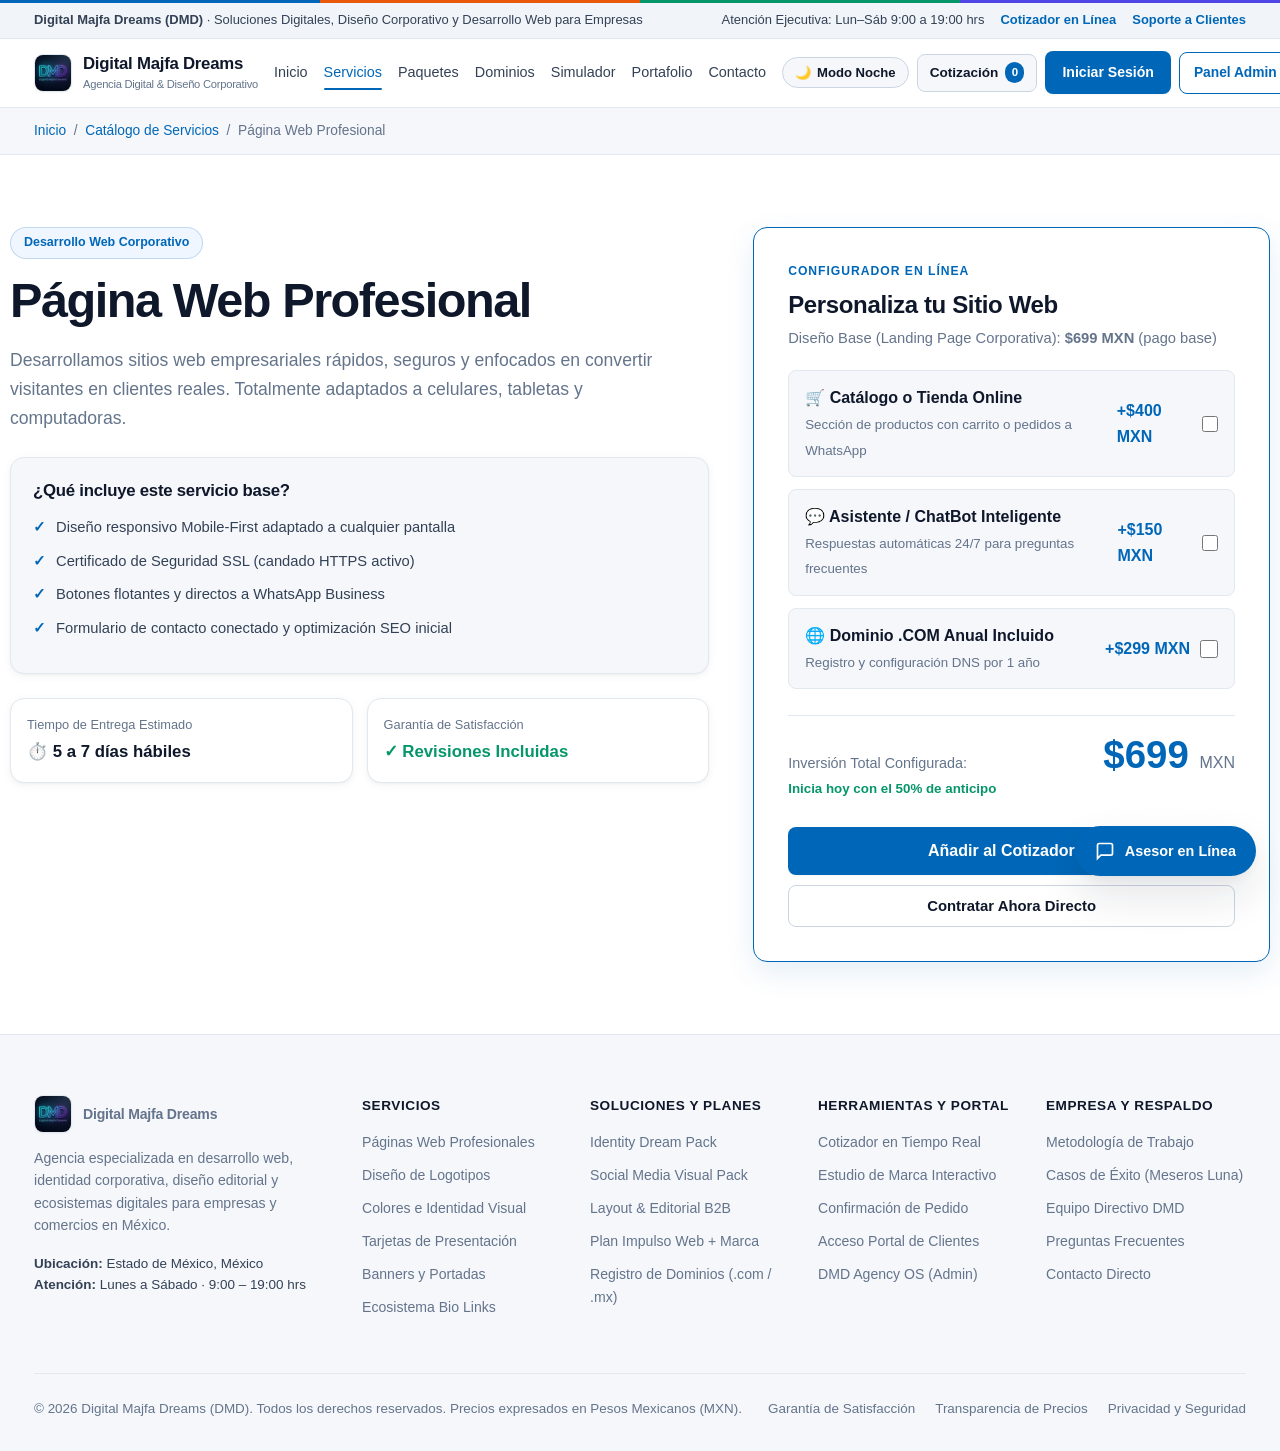
<file: web.html>
<!DOCTYPE html>
<html lang="es">
<head>
<meta charset="utf-8">
<meta name="viewport" content="width=device-width, initial-scale=1">
<title>Página Web Profesional | Digital Majfa Dreams</title>
<link rel="icon" href="WhatsApp Image 2026-09-17 at 10.40.30 PM.jpeg">
<meta property="og:type" content="website">
<meta property="og:site_name" content="Digital Majfa Dreams (DMD)">
<meta property="og:title" content="Digital Majfa Dreams | Desarrollo Web, Identidad Visual y Marketing Digital">
<meta property="og:description" content="Páginas web profesionales, diseño de logotipos, simulador con IA en 3D y dominios oficiales para empresas. Precios transparentes desde $150 MXN.">
<meta property="og:image" content="og-preview.png">
<meta property="og:image:width" content="1200">
<meta property="og:image:height" content="630">
<meta name="twitter:card" content="summary_large_image">
<meta name="twitter:title" content="Digital Majfa Dreams (DMD) | Agencia Digital Corporativa">
<meta name="twitter:description" content="Construimos la presencia digital e identidad corporativa de tu empresa. Prueba gratis nuestro Arquitecto Web IA 3D.">
<meta name="twitter:image" content="og-preview.png">
<meta name="theme-color" content="#0067b8">
<link rel="stylesheet" href="style.css">
</head>
<body>
<div class="ms-color-strip"></div>
<div class="topbar">
  <div class="wrap topbar-in">
    <div><strong>Digital Majfa Dreams (DMD)</strong> · Soluciones Digitales, Diseño Corporativo y Desarrollo Web para Empresas</div>
    <div class="topbar-links">
      <span>Atención Ejecutiva: Lun–Sáb 9:00 a 19:00 hrs</span>
      <a href="servicios.html">Cotizador en Línea</a>
      <a href="portal-cliente.html">Soporte a Clientes</a>
    </div>
  </div>
</div>

<nav class="nav" id="nav">
  <div class="wrap navin">
    <a class="brand" href="index.html">
      <img src="WhatsApp Image 2026-09-17 at 10.40.30 PM.jpeg" alt="DMD Logo">
      <div>
        <span>Digital Majfa Dreams</span>
        <small class="brand-sub">Agencia Digital &amp; Diseño Corporativo</small>
      </div>
    </a>
    <button class="menu-toggle" id="menuToggle" aria-label="Abrir menú">☰ <span class="menu-label">Menú</span></button>
    <div class="links" id="navLinks">
      <a href="index.html" class="">Inicio</a>
      <a href="servicios.html" class="on">Servicios</a>
      <a href="paquetes.html" class="">Paquetes</a>
      <a href="dominios.html" class="">Dominios</a>
      <a href="boceto.html" class="">Simulador</a>
      <a href="index.html#portafolio">Portafolio</a>
      <a href="index.html#contacto">Contacto</a>
    </div>
    <div class="acts2">
      <button type="button" class="theme-toggle-btn" onclick="toggleDarkMode()" title="Cambiar entre Modo Claro y Modo Noche">
        <span>🌙</span> <span class="theme-label">Modo Noche</span>
      </button>
      <a class="cart-pill" id="pill" href="servicios.html#aside" title="Ver servicios seleccionados">
        <span class="cart-label">Cotización</span>
        <span class="cart-count">0</span>
      </a>
      <a class="btn" id="portalBtn" href="login.html" style="padding: 9px 16px; font-size:0.88rem;">Iniciar Sesión</a>
      <a class="ghost" id="adminBtn" href="admin.html" style="display:none; padding: 9px 14px; font-size:0.86rem; border-color:var(--primary); color:var(--primary);">Panel Admin</a>
    </div>
  </div>
</nav>
<script src="script.js"></script>

<div style="background:var(--bg-alt); border-bottom:1px solid var(--line); padding:12px 0; font-size:0.86rem; color:var(--mute);">
  <div class="wrap">
    <a href="index.html" style="color:var(--primary);">Inicio</a> &nbsp;/&nbsp;
    <a href="servicios.html" style="color:var(--primary);">Catálogo de Servicios</a> &nbsp;/&nbsp;
    <span>Página Web Profesional</span>
  </div>
</div>

<div class="wrap band">
  <div class="hero-split" style="align-items:start;">
    <!-- INFORMACIÓN DEL SERVICIO -->
    <div>
      <span class="pill" style="margin-bottom:14px;">Desarrollo Web Corporativo</span>
      <h1>Página Web Profesional</h1>
      <p class="sub" style="font-size:1.1rem; margin-bottom:24px;">Desarrollamos sitios web empresariales rápidos, seguros y enfocados en convertir visitantes en clientes reales. Totalmente adaptados a celulares, tabletas y computadoras.</p>

      <div class="card" style="background:var(--bg-alt); margin-bottom:24px; padding:22px;">
        <h3 style="font-size:1.05rem; margin-bottom:14px;">¿Qué incluye este servicio base?</h3>
        <ul class="feature-list" style="margin-bottom:0;">
          <li>Diseño responsivo Mobile-First adaptado a cualquier pantalla</li><li>Certificado de Seguridad SSL (candado HTTPS activo)</li><li>Botones flotantes y directos a WhatsApp Business</li><li>Formulario de contacto conectado y optimización SEO inicial</li>
        </ul>
      </div>

      <div style="display:grid; grid-template-columns:repeat(2, 1fr); gap:14px;">
        <div class="card" style="padding:16px;">
          <span class="mute" style="font-size:0.8rem;">Tiempo de Entrega Estimado</span>
          <strong style="font-size:1.05rem; color:var(--text); margin-top:4px;">⏱️ 5 a 7 días hábiles</strong>
        </div>
        <div class="card" style="padding:16px;">
          <span class="mute" style="font-size:0.8rem;">Garantía de Satisfacción</span>
          <strong style="font-size:1.05rem; color:var(--success); margin-top:4px;">✓ Revisiones Incluidas</strong>
        </div>
      </div>
    </div>

    <!-- CONFIGURADOR Y CALCULADORA DINÁMICA -->
    <div class="card card-featured" style="padding:34px;">
      <span class="eyebrow">Configurador en Línea</span>
      <h3 style="font-size:1.5rem; margin-bottom:6px;">Personaliza tu Sitio Web</h3>
      <p class="mute" style="margin-bottom:20px; font-size:0.92rem;">Diseño Base (Landing Page Corporativa): <strong>$699 MXN</strong> (pago base)</p>

      <div>
        
      <label class="option-check">
        <div>
          <div style="font-weight:600; color:var(--text);">🛒 Catálogo o Tienda Online</div>
          <small class="mute">Sección de productos con carrito o pedidos a WhatsApp</small>
        </div>
        <div style="display:flex; align-items:center; gap:10px;">
          <strong style="color:var(--primary);">+$400 MXN</strong>
          <input type="checkbox" id="chkTienda" onchange="calcWeb()">
        </div>
      </label>

      <label class="option-check">
        <div>
          <div style="font-weight:600; color:var(--text);">💬 Asistente / ChatBot Inteligente</div>
          <small class="mute">Respuestas automáticas 24/7 para preguntas frecuentes</small>
        </div>
        <div style="display:flex; align-items:center; gap:10px;">
          <strong style="color:var(--primary);">+$150 MXN</strong>
          <input type="checkbox" id="chkBot" onchange="calcWeb()">
        </div>
      </label>

      <label class="option-check">
        <div>
          <div style="font-weight:600; color:var(--text);">🌐 Dominio .COM Anual Incluido</div>
          <small class="mute">Registro y configuración DNS por 1 año</small>
        </div>
        <div style="display:flex; align-items:center; gap:10px;">
          <strong style="color:var(--primary);">+$299 MXN</strong>
          <input type="checkbox" id="chkDomWeb" onchange="calcWeb()">
        </div>
      </label>
    

        <div style="margin: 26px 0; border-top: 1px solid var(--line); padding-top: 20px; display:flex; justify-content:space-between; align-items:baseline;">
          <div>
            <div style="color:var(--mute); font-size:0.9rem;">Inversión Total Configurada:</div>
            <small style="color:var(--success); font-weight:600;">Inicia hoy con el 50% de anticipo</small>
          </div>
          <div id="dynamicPriceBox" style="font-size:2.4rem; font-weight:700; color:var(--primary); line-height:1;">
            $699 <span style="font-size:1rem; color:var(--mute); font-weight:500;">MXN</span>
          </div>
        </div>

        <div style="display:flex; flex-direction:column; gap:10px;">
          <button class="btn" onclick="addConfiguredService(false)" style="width:100%; padding:14px; font-size:1rem;">Añadir al Cotizador →</button>
          <button class="ghost" onclick="addConfiguredService(true)" style="width:100%; padding:12px;">Contratar Ahora Directo</button>
        </div>
      </div>
    </div>
  </div>
</div>

<script>

      const basePriceWeb = 699;
      function getWebConfig() {
        let total = basePriceWeb;
        let name = "Página Web Profesional";
        if (document.getElementById("chkTienda").checked) { total += 400; name += " + Tienda Online"; }
        if (document.getElementById("chkBot").checked) { total += 150; name += " + ChatBot IA"; }
        if (document.getElementById("chkDomWeb").checked) { total += 299; name += " + Dominio .COM"; }
        return { total, name };
      }
      function calcWeb() {
        const cfg = getWebConfig();
        document.getElementById("dynamicPriceBox").innerHTML = `$${cfg.total.toLocaleString("es-MX")} <span style="font-size:1rem; color:var(--mute); font-weight:500;">MXN</span>`;
      }
      function addConfiguredService(goCheckout) {
        const cfg = getWebConfig();
        addItemToCart(cfg.name, cfg.total);
        window.location.href = goCheckout ? "checkout.html" : "servicios.html";
      }
    
</script>

<!-- WIDGET DE ASISTENCIA EJECUTIVA -->
<div class="chat-widget">
  <button class="chat-btn" id="chatBtn" aria-label="Abrir asistente ejecutivo">
    <svg viewBox="0 0 24 24" width="20" height="20" stroke="currentColor" stroke-width="2" fill="none"><path d="M21 15a2 2 0 0 1-2 2H7l-4 4V5a2 2 0 0 1 2-2h14a2 2 0 0 1 2 2z"></path></svg>
    <span>Asesor en Línea</span>
  </button>
  <div class="chat-window" id="chatWindow">
    <div class="chat-header">
      <div>
        <strong style="display:block; font-size:0.95rem;">Atención a Clientes DMD</strong>
        <span style="font-size:0.76rem; opacity:0.9;">Respuesta inmediata · Horario comercial</span>
      </div>
      <button class="ghost" id="chatClose" style="padding:4px 9px; border:none; background:rgba(255,255,255,0.15); color:#fff;">✕</button>
    </div>
    <div class="chat-body" id="chatBody">
      <div class="msg bot">Bienvenido a <strong>Digital Majfa Dreams</strong>. ¿En qué podemos asesorarte hoy para impulsar tu negocio?</div>
      <div class="chat-opts" id="chatOpts">
        <button onclick="sendUserMsg('Quiero cotizar servicios')">Cotizar servicios individuales</button>
        <button onclick="sendUserMsg('Busco un paquete integral')">Ver paquetes empresariales</button>
        <button onclick="sendUserMsg('Consultar tiempos de entrega')">Tiempos de entrega y garantías</button>
        <button onclick="sendUserMsg('Hablar con un asesor')">Contactar a un asesor humano</button>
      </div>
    </div>
    <div class="chat-footer">
      <input type="text" id="chatInput" placeholder="Escribe tu consulta..." onkeypress="if(event.key==='Enter') sendCustomMsg()">
      <button class="btn" onclick="sendCustomMsg()" style="padding:0 14px;">Enviar</button>
    </div>
  </div>
</div>

<footer class="site-footer">
  <div class="wrap">
    <div class="footer-grid">
      <div class="footer-col">
        <a class="brand" href="index.html" style="margin-bottom:14px;">
          <img src="WhatsApp Image 2026-09-17 at 10.40.30 PM.jpeg" alt="DMD">
          <span>Digital Majfa Dreams</span>
        </a>
        <p style="color:var(--mute); font-size:0.88rem; margin-bottom:16px; max-width:300px;">
          Agencia especializada en desarrollo web, identidad corporativa, diseño editorial y ecosistemas digitales para empresas y comercios en México.
        </p>
        <div style="font-size:0.84rem; color:var(--text-secondary);">
          <div><strong>Ubicación:</strong> Estado de México, México</div>
          <div><strong>Atención:</strong> Lunes a Sábado · 9:00 – 19:00 hrs</div>
        </div>
      </div>

      <div class="footer-col">
        <h4>Servicios</h4>
        <ul>
          <li><a href="web.html">Páginas Web Profesionales</a></li>
          <li><a href="logo.html">Diseño de Logotipos</a></li>
          <li><a href="identidad.html">Colores e Identidad Visual</a></li>
          <li><a href="tarjetas.html">Tarjetas de Presentación</a></li>
          <li><a href="banners.html">Banners y Portadas</a></li>
          <li><a href="enlaces.html">Ecosistema Bio Links</a></li>
        </ul>
      </div>

      <div class="footer-col">
        <h4>Soluciones y Planes</h4>
        <ul>
          <li><a href="paquetes.html">Identity Dream Pack</a></li>
          <li><a href="paquetes.html">Social Media Visual Pack</a></li>
          <li><a href="paquetes.html">Layout &amp; Editorial B2B</a></li>
          <li><a href="paquetes.html">Plan Impulso Web + Marca</a></li>
          <li><a href="dominios.html">Registro de Dominios (.com / .mx)</a></li>
        </ul>
      </div>

      <div class="footer-col">
        <h4>Herramientas y Portal</h4>
        <ul>
          <li><a href="servicios.html">Cotizador en Tiempo Real</a></li>
          <li><a href="boceto.html">Estudio de Marca Interactivo</a></li>
          <li><a href="checkout.html">Confirmación de Pedido</a></li>
          <li><a href="login.html">Acceso Portal de Clientes</a></li>
          <li><a href="admin.html">DMD Agency OS (Admin)</a></li>
        </ul>
      </div>

      <div class="footer-col">
        <h4>Empresa y Respaldo</h4>
        <ul>
          <li><a href="index.html#proceso">Metodología de Trabajo</a></li>
          <li><a href="index.html#portafolio">Casos de Éxito (Meseros Luna)</a></li>
          <li><a href="index.html#equipo">Equipo Directivo DMD</a></li>
          <li><a href="index.html#faq">Preguntas Frecuentes</a></li>
          <li><a href="index.html#contacto">Contacto Directo</a></li>
        </ul>
      </div>
    </div>

    <div class="footer-bottom">
      <div>© 2026 Digital Majfa Dreams (DMD). Todos los derechos reservados. Precios expresados en Pesos Mexicanos (MXN).</div>
      <div style="display:flex; gap:20px;">
        <a href="index.html#faq">Garantía de Satisfacción</a>
        <a href="servicios.html">Transparencia de Precios</a>
        <a href="login.html">Privacidad y Seguridad</a>
      </div>
    </div>
  </div>
</footer>
</body>
</html>
</file>
<file: style.css>
/* ==========================================================================
   DIGITAL MAJFA DREAMS (DMD) — SISTEMA DE DISEÑO ENTERPRISE v4.0
   Apple Keynote Bento + Microsoft Color Accents + Modo Noche Estilo Facebook
   Adaptado al 100% para Móvil, Tableta, Laptop y PC de Escritorio
   ========================================================================== */

:root {
  /* Modo Claro (Por Defecto: Blanco Microsoft / Apple) */
  --bg: #ffffff;
  --bg-alt: #f5f7fb;
  --bg-subtle: #edf1f7;
  --bg-nav: rgba(255, 255, 255, 0.95);
  --card: #ffffff;
  --card-hover: #fcfdff;

  /* Texto y Contraste */
  --text: #0f172a;
  --text-secondary: #334155;
  --mute: #64748b;

  /* Bordes */
  --line: #e2e8f0;
  --line-strong: #cbd5e1;

  /* Paleta Multicolor Equilibrada (Microsoft & Marketing Digital) */
  --primary: #0067b8;
  --primary-hover: #005293;
  --primary-light: #eff6ff;

  --accent: #4f46e5;
  --accent-light: #eef2ff;

  --ms-coral: #ea580c;
  --ms-coral-bg: #fff7ed;
  --ms-emerald: #059669;
  --ms-emerald-bg: #ecfdf5;
  --ms-amber: #d97706;
  --ms-amber-bg: #fffbeb;
  --ms-sky: #0284c7;
  --ms-sky-bg: #f0f9ff;

  /* Compatibilidad */
  --cyan: var(--primary);
  --violet: var(--accent);
  --grad: linear-gradient(135deg, #0067b8 0%, #4f46e5 100%);
  --btn-text: #ffffff;

  /* Estados Semánticos */
  --success: #059669;
  --success-bg: #ecfdf5;
  --warning: #d97706;
  --warning-bg: #fffbeb;
  --danger: #dc2626;
  --danger-bg: #fef2f2;

  /* Sombras */
  --shadow-xs: 0 1px 2px rgba(15, 23, 42, 0.04);
  --shadow-sm: 0 2px 10px rgba(15, 23, 42, 0.05), 0 1px 2px rgba(15, 23, 42, 0.03);
  --shadow: 0 10px 28px rgba(15, 23, 42, 0.07), 0 2px 6px rgba(15, 23, 42, 0.04);
  --shadow-lg: 0 20px 44px rgba(15, 23, 42, 0.11), 0 4px 12px rgba(15, 23, 42, 0.05);
  --shadow-3d: 0 30px 60px -12px rgba(15, 23, 42, 0.22), 0 18px 36px -18px rgba(15, 23, 42, 0.25);

  /* Radios (Estilo Apple / Microsoft Fluent) */
  --radius-sm: 8px;
  --radius: 14px;
  --radius-lg: 20px;
  --glass: blur(16px);
}

/* ==========================================================================
   MODO NOCHE ESTILO FACEBOOK / META DARK UI (html[data-theme="dark"])
   ========================================================================== */
html[data-theme="dark"] {
  color-scheme: dark;
  --bg: #18191a;
  --bg-alt: #202124;
  --bg-subtle: #2a2b2d;
  --bg-nav: rgba(36, 37, 38, 0.95);
  --card: #242526;
  --card-hover: #2c2d2f;

  --text: #e4e6eb;
  --text-secondary: #b0b3b8;
  --mute: #9499a1;

  --line: #3a3b3c;
  --line-strong: #4e4f50;

  --primary: #2d88ff;
  --primary-hover: #1a73e8;
  --primary-light: rgba(45, 136, 255, 0.16);

  --accent: #818cf8;
  --accent-light: rgba(129, 140, 248, 0.16);

  --ms-coral: #fb923c;
  --ms-coral-bg: rgba(251, 146, 60, 0.15);
  --ms-emerald: #34d399;
  --ms-emerald-bg: rgba(52, 211, 153, 0.15);
  --ms-amber: #fbbf24;
  --ms-amber-bg: rgba(251, 191, 36, 0.15);
  --ms-sky: #38bdf8;
  --ms-sky-bg: rgba(56, 189, 248, 0.15);

  --success-bg: rgba(5, 150, 105, 0.2);
  --warning-bg: rgba(217, 119, 6, 0.2);
  --danger-bg: rgba(220, 38, 38, 0.2);

  --shadow-xs: 0 1px 3px rgba(0, 0, 0, 0.3);
  --shadow-sm: 0 4px 12px rgba(0, 0, 0, 0.35);
  --shadow: 0 10px 28px rgba(0, 0, 0, 0.45);
  --shadow-lg: 0 20px 48px rgba(0, 0, 0, 0.55);
}

/* Adaptación automática de elementos internos en Modo Noche */
html[data-theme="dark"] .topbar {
  background: #202124;
}
html[data-theme="dark"] .hero-band {
  background: linear-gradient(180deg, #202124 0%, #18191a 100%);
}
html[data-theme="dark"] .quick-links-bar,
html[data-theme="dark"] .hero-showcase,
html[data-theme="dark"] .faq-item,
html[data-theme="dark"] .faq-q,
html[data-theme="dark"] .sidebar,
html[data-theme="dark"] .chat-window,
html[data-theme="dark"] .chat-footer,
html[data-theme="dark"] .msg.bot,
html[data-theme="dark"] .chat-opts button,
html[data-theme="dark"] .perspective-toolbar,
html[data-theme="dark"] .ai-architect-card,
html[data-theme="dark"] .ai-quick-chips,
html[data-theme="dark"] .ai-prompt-bar,
html[data-theme="dark"] .ai-insight-bar {
  background: var(--card) !important;
  color: var(--text) !important;
  border-color: var(--line) !important;
}
html[data-theme="dark"] .sliders-bar,
html[data-theme="dark"] .ai-arch-messages,
html[data-theme="dark"] .spei-box {
  background: var(--bg-alt) !important;
  border-color: var(--line) !important;
}
html[data-theme="dark"] .ghost {
  background: #3a3b3c;
  color: var(--text);
  border-color: #4e4f50;
}
html[data-theme="dark"] .ghost:hover {
  background: var(--primary-light);
  border-color: var(--primary);
  color: var(--primary);
}
html[data-theme="dark"] .f input[type="text"],
html[data-theme="dark"] .f input[type="email"],
html[data-theme="dark"] .f input[type="password"],
html[data-theme="dark"] .f input[type="tel"],
html[data-theme="dark"] .f select,
html[data-theme="dark"] .f textarea,
html[data-theme="dark"] .input-std,
html[data-theme="dark"] .quick-search input,
html[data-theme="dark"] .ai-prompt-bar input {
  background: #3a3b3c !important;
  color: var(--text) !important;
  border-color: #4e4f50 !important;
}
html[data-theme="dark"] .studio-stage-wrapper {
  background: radial-gradient(circle at 50% 25%, #242526 0%, #18191a 100%);
}
html[data-theme="dark"] .animated-gradient-card {
  background: linear-gradient(135deg, #1e293b 0%, #1e1b4b 100%);
  border-color: #334155;
}
html[data-theme="dark"] .t tr:hover td {
  background: #2c2d2f;
}

* {
  box-sizing: border-box;
  margin: 0;
  padding: 0;
  font-family: -apple-system, BlinkMacSystemFont, "Segoe UI", Roboto, "Helvetica Neue", Inter, Arial, sans-serif;
}

html {
  scroll-behavior: smooth;
  font-size: 16px;
}

body {
  background: var(--bg);
  color: var(--text);
  line-height: 1.6;
  min-height: 100vh;
  display: flex;
  flex-direction: column;
  overflow-x: hidden;
  -webkit-font-smoothing: antialiased;
  transition: background-color 0.25s ease, color 0.25s ease;
}

.wrap {
  max-width: 1260px;
  margin: 0 auto;
  padding: 0 24px;
  width: 100%;
}

a {
  text-decoration: none;
  color: inherit;
  transition: all 0.2s ease;
}

button, input, select, textarea {
  font-family: inherit;
  font-size: inherit;
}

button {
  border: none;
  cursor: pointer;
  transition: all 0.2s ease;
}

ul {
  list-style-position: inside;
}

/* ==========================================================================
   FRANJA CROMÁTICA MICROSOFT + TOPBAR CORPORATIVA
   ========================================================================== */
.ms-color-strip {
  height: 3px;
  width: 100%;
  background: linear-gradient(90deg, #0067b8 0%, #0067b8 25%, #ea580c 25%, #ea580c 50%, #059669 50%, #059669 75%, #4f46e5 75%, #4f46e5 100%);
}

.topbar {
  background: #f1f5f9;
  border-bottom: 1px solid var(--line);
  color: var(--text-secondary);
  font-size: 0.81rem;
  padding: 7px 0;
}

.topbar-in {
  display: flex;
  justify-content: space-between;
  align-items: center;
  gap: 14px;
  flex-wrap: wrap;
}

.topbar-links {
  display: flex;
  gap: 16px;
  align-items: center;
  flex-wrap: wrap;
}

.topbar a {
  color: var(--primary);
  font-weight: 600;
}

/* ==========================================================================
   NAVEGACIÓN PRINCIPAL CON BOTÓN MODO NOCHE ESTILO FACEBOOK
   ========================================================================== */
.nav {
  position: sticky;
  top: 0;
  z-index: 300;
  background: var(--bg-nav);
  backdrop-filter: var(--glass);
  -webkit-backdrop-filter: var(--glass);
  border-bottom: 1px solid var(--line);
  transition: box-shadow 0.2s ease, background-color 0.25s ease;
}

.nav.sc {
  box-shadow: var(--shadow-sm);
}

.navin {
  display: flex;
  align-items: center;
  justify-content: space-between;
  height: 68px;
  gap: 16px;
}

.brand {
  display: flex;
  align-items: center;
  gap: 11px;
  font-weight: 700;
  font-size: 1.05rem;
  color: var(--text);
  letter-spacing: -0.015em;
  flex-shrink: 0;
}

.brand img {
  width: 38px;
  height: 38px;
  border-radius: 9px;
  object-fit: cover;
  border: 1px solid var(--line);
  box-shadow: var(--shadow-xs);
}

.brand-sub {
  display: block;
  font-size: 0.7rem;
  font-weight: 500;
  color: var(--mute);
  margin-top: -2px;
}

.links {
  display: flex;
  gap: 16px;
  align-items: center;
  flex-wrap: nowrap;
}

.links a {
  color: var(--text-secondary);
  font-size: 0.9rem;
  font-weight: 500;
  position: relative;
  padding: 6px 0;
  white-space: nowrap;
}

.links a:hover,
.links a.on {
  color: var(--primary);
}

.links a.on::after,
.links a:hover::after {
  content: "";
  position: absolute;
  bottom: 0;
  left: 0;
  right: 0;
  height: 2px;
  background: var(--primary);
  border-radius: 2px;
}

.acts2 {
  display: flex;
  gap: 8px;
  align-items: center;
  flex-shrink: 0;
}

/* Interruptor Modo Noche Estilo Facebook */
.theme-toggle-btn {
  display: inline-flex;
  align-items: center;
  gap: 6px;
  padding: 7px 12px;
  border-radius: 99px;
  background: var(--bg-alt);
  border: 1px solid var(--line-strong);
  color: var(--text);
  font-size: 0.82rem;
  font-weight: 600;
  white-space: nowrap;
}

.theme-toggle-btn:hover {
  border-color: var(--primary);
  background: var(--primary-light);
  color: var(--primary);
}

.cart-pill {
  display: inline-flex;
  align-items: center;
  gap: 7px;
  padding: 7px 12px;
  border-radius: var(--radius-sm);
  border: 1px solid var(--line-strong);
  background: var(--bg-alt);
  color: var(--text);
  font-size: 0.85rem;
  font-weight: 600;
  white-space: nowrap;
}

.cart-pill:hover {
  border-color: var(--primary);
  color: var(--primary);
  background: var(--primary-light);
}

.cart-count {
  background: var(--primary);
  color: #fff;
  font-size: 0.72rem;
  font-weight: 700;
  padding: 1px 6px;
  border-radius: 99px;
  min-width: 19px;
  text-align: center;
}

.menu-toggle {
  display: none;
  background: var(--bg-alt);
  border: 1px solid var(--line-strong);
  border-radius: var(--radius-sm);
  padding: 8px 12px;
  color: var(--text);
  font-weight: 600;
  font-size: 0.88rem;
}

/* ==========================================================================
   BOTONES E INSIGNIAS MULTICOLOR (ESTILO MICROSOFT / MARKETING DIGITAL)
   ========================================================================== */
.btn {
  background: var(--primary);
  color: #ffffff;
  padding: 11px 22px;
  border-radius: var(--radius-sm);
  font-weight: 600;
  font-size: 0.94rem;
  display: inline-flex;
  align-items: center;
  justify-content: center;
  gap: 8px;
  box-shadow: var(--shadow-xs);
  border: 1px solid transparent;
  white-space: nowrap;
}

.btn:hover {
  background: var(--primary-hover);
  box-shadow: var(--shadow-sm);
  transform: translateY(-1px);
}

.btn-ai {
  background: linear-gradient(135deg, #0067b8 0%, #4f46e5 55%, #7c3aed 100%);
  color: #ffffff;
  padding: 11px 20px;
  border-radius: var(--radius-sm);
  font-weight: 600;
  font-size: 0.92rem;
  display: inline-flex;
  align-items: center;
  justify-content: center;
  gap: 8px;
  box-shadow: 0 4px 14px rgba(79, 70, 229, 0.28);
  white-space: nowrap;
}

.btn-ai:hover {
  transform: translateY(-1px);
  box-shadow: 0 6px 20px rgba(79, 70, 229, 0.38);
}

.ghost {
  background: var(--card);
  color: var(--text);
  border: 1px solid var(--line-strong);
  padding: 11px 20px;
  border-radius: var(--radius-sm);
  font-weight: 600;
  font-size: 0.93rem;
  display: inline-flex;
  align-items: center;
  justify-content: center;
  gap: 8px;
  text-align: center;
  white-space: nowrap;
}

.ghost:hover {
  border-color: var(--primary);
  background: var(--primary-light);
  color: var(--primary);
}

.link-arrow {
  color: var(--primary);
  font-weight: 600;
  font-size: 0.94rem;
  display: inline-flex;
  align-items: center;
  gap: 6px;
}

.link-arrow:hover {
  text-decoration: underline;
  gap: 9px;
}

.pill {
  display: inline-flex;
  align-items: center;
  gap: 6px;
  padding: 5px 13px;
  border-radius: 99px;
  font-size: 0.78rem;
  font-weight: 700;
  background: var(--primary-light);
  color: var(--primary);
  border: 1px solid rgba(0, 103, 184, 0.2);
}

/* Variantes cromáticas de iconos estilo Microsoft / Marketing */
.tone-blue { background: var(--primary-light) !important; color: var(--primary) !important; }
.tone-indigo { background: var(--accent-light) !important; color: var(--accent) !important; }
.tone-coral { background: var(--ms-coral-bg) !important; color: var(--ms-coral) !important; }
.tone-emerald { background: var(--ms-emerald-bg) !important; color: var(--ms-emerald) !important; }
.tone-amber { background: var(--ms-amber-bg) !important; color: var(--ms-amber) !important; }
.tone-sky { background: var(--ms-sky-bg) !important; color: var(--ms-sky) !important; }

/* ==========================================================================
   SECCIÓN BENTO GRID ESTILO PRESENTACIÓN DE APPLE KEYNOTE
   ========================================================================== */
.bento-grid {
  display: grid;
  grid-template-columns: repeat(12, 1fr);
  gap: 20px;
}

.bento-card {
  background: var(--card);
  border: 1px solid var(--line);
  border-radius: var(--radius-lg);
  padding: 32px;
  display: flex;
  flex-direction: column;
  justify-content: space-between;
  box-shadow: var(--shadow-sm);
  position: relative;
  overflow: hidden;
  transition: transform 0.25s ease, box-shadow 0.25s ease;
}

.bento-card:hover {
  transform: translateY(-3px);
  box-shadow: var(--shadow-lg);
}

.bento-span-8 { grid-column: span 8; }
.bento-span-7 { grid-column: span 7; }
.bento-span-6 { grid-column: span 6; }
.bento-span-5 { grid-column: span 5; }
.bento-span-4 { grid-column: span 4; }

.bento-apple-dark {
  background: linear-gradient(135deg, #0f172a 0%, #1e1b4b 60%, #1e3a8a 100%);
  color: #ffffff;
  border-color: #334155;
}
.bento-apple-dark h3,
.bento-apple-dark .bento-metric {
  color: #ffffff !important;
}
.bento-apple-dark p {
  color: rgba(255, 255, 255, 0.82) !important;
}

.bento-apple-blue {
  background: linear-gradient(135deg, #eff6ff 0%, #e0e7ff 100%);
  border-color: #bfdbfe;
}
html[data-theme="dark"] .bento-apple-blue {
  background: linear-gradient(135deg, #172554 0%, #1e1b4b 100%);
  border-color: #1e3a8a;
}

.bento-apple-warm {
  background: linear-gradient(135deg, #fff7ed 0%, #fef3c7 100%);
  border-color: #fed7aa;
}
html[data-theme="dark"] .bento-apple-warm {
  background: linear-gradient(135deg, #431407 0%, #451a03 100%);
  border-color: #7c2d12;
}

.bento-apple-mint {
  background: linear-gradient(135deg, #ecfdf5 0%, #e0f2fe 100%);
  border-color: #a7f3d0;
}
html[data-theme="dark"] .bento-apple-mint {
  background: linear-gradient(135deg, #064e3b 0%, #0c4a6e 100%);
  border-color: #065f46;
}

.bento-metric {
  font-size: clamp(2.2rem, 3.8vw, 3.2rem);
  font-weight: 800;
  letter-spacing: -0.04em;
  line-height: 1.05;
  color: var(--primary);
  margin: 8px 0;
}

/* ==========================================================================
   TIPOGRAFÍA Y SECCIONES GENERALES
   ========================================================================== */
.band {
  padding: 72px 0;
}

.band-alt {
  background: var(--bg-alt);
  border-top: 1px solid var(--line);
  border-bottom: 1px solid var(--line);
}

.section-header {
  display: flex;
  justify-content: space-between;
  align-items: flex-end;
  gap: 24px;
  margin-bottom: 36px;
  flex-wrap: wrap;
}

.section-header.center {
  flex-direction: column;
  align-items: center;
  text-align: center;
}

.eyebrow {
  display: inline-block;
  font-size: 0.76rem;
  font-weight: 700;
  text-transform: uppercase;
  letter-spacing: 0.08em;
  color: var(--primary);
  margin-bottom: 8px;
}

h1 {
  font-size: clamp(2rem, 3.8vw, 3.15rem);
  color: var(--text);
  font-weight: 800;
  letter-spacing: -0.03em;
  line-height: 1.14;
  margin-bottom: 18px;
}

h2 {
  font-size: clamp(1.55rem, 2.7vw, 2.2rem);
  color: var(--text);
  font-weight: 700;
  letter-spacing: -0.025em;
  line-height: 1.2;
  margin-bottom: 10px;
}

h3 {
  font-size: 1.2rem;
  color: var(--text);
  font-weight: 700;
  letter-spacing: -0.015em;
  line-height: 1.32;
}

.sub {
  color: var(--mute);
  font-size: 1.06rem;
  margin-bottom: 28px;
  max-width: 660px;
  line-height: 1.65;
}

.mute {
  color: var(--mute);
}

/* ==========================================================================
   HERO CORPORATIVO
   ========================================================================== */
.hero-band {
  background: linear-gradient(180deg, #f0f6ff 0%, #ffffff 100%);
  border-bottom: 1px solid var(--line);
  padding: 60px 0 54px;
}

.hero-split {
  display: grid;
  grid-template-columns: 1.15fr 0.85fr;
  gap: 44px;
  align-items: center;
}

.hero-actions {
  display: flex;
  gap: 12px;
  flex-wrap: wrap;
  margin-bottom: 28px;
}

.hero-trust {
  display: flex;
  gap: 20px;
  flex-wrap: wrap;
  padding-top: 20px;
  border-top: 1px solid var(--line);
  font-size: 0.88rem;
  color: var(--text-secondary);
}

.hero-trust span {
  display: inline-flex;
  align-items: center;
  gap: 6px;
  font-weight: 600;
}

.hero-showcase {
  background: var(--card);
  border: 1px solid var(--line);
  border-radius: var(--radius-lg);
  box-shadow: var(--shadow-lg);
  overflow: hidden;
}

.showcase-bar {
  background: var(--bg-alt);
  border-bottom: 1px solid var(--line);
  padding: 12px 18px;
  display: flex;
  align-items: center;
  justify-content: space-between;
  font-size: 0.8rem;
  color: var(--mute);
}

.showcase-dots {
  display: flex;
  gap: 6px;
}

.showcase-dots i {
  width: 10px;
  height: 10px;
  border-radius: 50%;
  display: inline-block;
  background: var(--line-strong);
}

.showcase-body {
  padding: 24px;
}

.kpi-mini-grid {
  display: grid;
  grid-template-columns: repeat(2, 1fr);
  gap: 12px;
  margin: 16px 0;
}

.kpi-mini {
  background: var(--bg-alt);
  border: 1px solid var(--line);
  border-radius: var(--radius);
  padding: 14px;
}

.kpi-mini strong {
  display: block;
  font-size: 1.35rem;
  color: var(--primary);
}

/* ==========================================================================
   ACCESOS RÁPIDOS MULTICOLOR (ESTILO MICROSOFT)
   ========================================================================== */
.quick-links-bar {
  padding: 22px 0;
  border-bottom: 1px solid var(--line);
  background: var(--card);
}

.quick-links-grid {
  display: grid;
  grid-template-columns: repeat(6, 1fr);
  gap: 12px;
}

.quick-link-item {
  display: flex;
  align-items: center;
  gap: 11px;
  padding: 12px 14px;
  border-radius: var(--radius);
  border: 1px solid var(--line);
  background: var(--bg-alt);
  font-weight: 600;
  font-size: 0.88rem;
  color: var(--text);
}

.quick-link-item:hover {
  border-color: var(--primary);
  transform: translateY(-2px);
  box-shadow: var(--shadow-xs);
}

.quick-icon {
  width: 38px;
  height: 38px;
  border-radius: 10px;
  background: var(--primary-light);
  color: var(--primary);
  display: flex;
  align-items: center;
  justify-content: center;
  flex-shrink: 0;
  font-size: 1.1rem;
}

/* ==========================================================================
   TARJETAS Y GRIDS
   ========================================================================== */
.grid {
  display: grid;
  grid-template-columns: repeat(auto-fill, minmax(320px, 1fr));
  gap: 24px;
}

.grid-4 {
  display: grid;
  grid-template-columns: repeat(auto-fit, minmax(260px, 1fr));
  gap: 24px;
}

.card {
  background: var(--card);
  border: 1px solid var(--line);
  border-radius: var(--radius);
  padding: 28px;
  display: flex;
  flex-direction: column;
  box-shadow: var(--shadow-sm);
  transition: transform 0.2s ease, box-shadow 0.2s ease, border-color 0.2s ease;
  position: relative;
}

.card:hover {
  transform: translateY(-3px);
  box-shadow: var(--shadow);
  border-color: var(--line-strong);
}

.card-featured {
  border-color: var(--primary);
  box-shadow: 0 10px 30px rgba(0, 103, 184, 0.11);
}

.card-badge {
  position: absolute;
  top: -12px;
  right: 20px;
  background: var(--primary);
  color: #fff;
  font-size: 0.72rem;
  font-weight: 700;
  padding: 4px 11px;
  border-radius: 99px;
  text-transform: uppercase;
  letter-spacing: 0.04em;
  box-shadow: var(--shadow-xs);
}

.service-icon {
  width: 48px;
  height: 48px;
  border-radius: 12px;
  background: var(--primary-light);
  color: var(--primary);
  display: flex;
  align-items: center;
  justify-content: center;
  margin-bottom: 18px;
  font-size: 1.35rem;
}

.price-tag {
  font-size: 1.85rem;
  font-weight: 800;
  color: var(--text);
  margin: 14px 0 18px;
  letter-spacing: -0.025em;
}

.price-tag small {
  font-size: 0.85rem;
  font-weight: 500;
  color: var(--mute);
}

.feature-list {
  list-style: none;
  margin: 0 0 24px 0;
  padding: 0;
  flex: 1;
}

.feature-list li {
  display: flex;
  align-items: flex-start;
  gap: 10px;
  font-size: 0.92rem;
  color: var(--text-secondary);
  margin-bottom: 10px;
}

.feature-list li::before {
  content: "✓";
  color: var(--primary);
  font-weight: 800;
  flex-shrink: 0;
}

.card-actions {
  display: flex;
  gap: 10px;
  margin-top: auto;
}

/* ==========================================================================
   LAYOUT DE COTIZADOR Y CHECKOUT
   ========================================================================== */
.layout {
  display: grid;
  grid-template-columns: 1fr 390px;
  gap: 32px;
  align-items: start;
}

.sticky-aside {
  position: sticky;
  top: 90px;
}

.cart-item-row {
  display: flex;
  justify-content: space-between;
  align-items: center;
  gap: 12px;
  padding: 12px 0;
  border-bottom: 1px solid var(--line);
  font-size: 0.92rem;
}

.cart-remove-btn {
  background: transparent;
  color: var(--mute);
  font-size: 0.82rem;
  padding: 4px 8px;
  border-radius: 4px;
}

.cart-remove-btn:hover {
  background: var(--danger-bg);
  color: var(--danger);
}

/* ==========================================================================
   TABLAS CORPORATIVAS
   ========================================================================== */
.tw {
  overflow-x: auto;
  background: var(--card);
  border-radius: var(--radius);
  border: 1px solid var(--line);
  box-shadow: var(--shadow-xs);
  -webkit-overflow-scrolling: touch;
}

.t {
  width: 100%;
  border-collapse: collapse;
  text-align: left;
  min-width: 560px;
}

.t th {
  background: var(--bg-alt);
  padding: 15px 20px;
  color: var(--text-secondary);
  font-weight: 600;
  font-size: 0.88rem;
  border-bottom: 1px solid var(--line);
}

.t td {
  padding: 15px 20px;
  border-bottom: 1px solid var(--line);
  font-size: 0.94rem;
  color: var(--text);
}

.t tr:last-child td {
  border-bottom: none;
}

.status-badge {
  display: inline-flex;
  align-items: center;
  gap: 5px;
  padding: 4px 11px;
  border-radius: 99px;
  font-size: 0.78rem;
  font-weight: 600;
  background: var(--success-bg);
  color: var(--success);
  border: 1px solid rgba(5, 150, 105, 0.25);
}

/* ==========================================================================
   FORMULARIOS Y CONTROLES
   ========================================================================== */
.f {
  display: flex;
  flex-direction: column;
  gap: 6px;
  margin-bottom: 16px;
  font-size: 0.9rem;
  font-weight: 500;
  color: var(--text-secondary);
}

.f input[type="text"],
.f input[type="email"],
.f input[type="password"],
.f input[type="tel"],
.f input[type="url"],
.f select,
.f textarea,
.input-std {
  width: 100%;
  padding: 11px 14px;
  border: 1px solid var(--line-strong);
  border-radius: var(--radius-sm);
  background: var(--card);
  color: var(--text);
  font-size: 0.95rem;
  outline: none;
  transition: border-color 0.2s ease, box-shadow 0.2s ease;
}

.f input:focus,
.f select:focus,
.f textarea:focus,
.input-std:focus {
  border-color: var(--primary);
  box-shadow: 0 0 0 3px rgba(0, 103, 184, 0.16);
}

.option-check {
  display: flex;
  align-items: center;
  justify-content: space-between;
  gap: 14px;
  padding: 14px 16px;
  border: 1px solid var(--line);
  border-radius: var(--radius-sm);
  background: var(--bg-alt);
  cursor: pointer;
  margin-bottom: 12px;
  transition: all 0.2s ease;
}

.option-check:hover {
  border-color: var(--primary);
  background: var(--primary-light);
}

.option-check input[type="checkbox"],
.option-check input[type="radio"] {
  width: 18px;
  height: 18px;
  accent-color: var(--primary);
  cursor: pointer;
}

/* ==========================================================================
   METODOLOGÍA, EQUIPO Y FAQ
   ========================================================================== */
.step-card {
  background: var(--card);
  border: 1px solid var(--line);
  border-radius: var(--radius);
  padding: 24px;
  position: relative;
}

.step-num {
  display: inline-flex;
  align-items: center;
  justify-content: center;
  width: 36px;
  height: 36px;
  border-radius: 10px;
  background: var(--primary);
  color: #ffffff;
  font-weight: 700;
  font-size: 0.92rem;
  margin-bottom: 14px;
}

.team-card {
  background: var(--card);
  border: 1px solid var(--line);
  border-radius: var(--radius);
  padding: 24px;
  text-align: left;
}

.team-avatar {
  width: 52px;
  height: 52px;
  border-radius: 50%;
  background: var(--primary-light);
  color: var(--primary);
  display: flex;
  align-items: center;
  justify-content: center;
  font-weight: 700;
  font-size: 1.1rem;
  margin-bottom: 14px;
  border: 1px solid rgba(0, 103, 184, 0.2);
}

.faq-list {
  max-width: 860px;
  margin: 0 auto;
  display: flex;
  flex-direction: column;
  gap: 12px;
}

.faq-item {
  border: 1px solid var(--line);
  border-radius: var(--radius);
  background: var(--card);
  overflow: hidden;
}

.faq-q {
  width: 100%;
  padding: 18px 22px;
  background: var(--card);
  display: flex;
  justify-content: space-between;
  align-items: center;
  text-align: left;
  font-weight: 600;
  font-size: 1rem;
  color: var(--text);
}

.faq-q:hover {
  background: var(--bg-alt);
}

.faq-a {
  display: none;
  padding: 0 22px 18px;
  color: var(--mute);
  font-size: 0.95rem;
  border-top: 1px solid var(--line);
  padding-top: 14px;
}

.faq-item.open .faq-a {
  display: block;
}

/* ==========================================================================
   BANNERS Y BUSCADOR
   ========================================================================== */
.interactive-card {
  position: relative;
  overflow: hidden;
  background: var(--card);
  border: 1px solid var(--line);
}

.glow-bg { display: none; }

.quick-search {
  display: flex;
  gap: 10px;
  max-width: 560px;
  margin-top: 18px;
}

.quick-search input {
  flex: 1;
  border-radius: var(--radius-sm);
  padding: 12px 16px;
  background: var(--card);
  border: 1px solid var(--line-strong);
  color: var(--text);
  font-size: 0.96rem;
}

.quick-search button {
  border-radius: var(--radius-sm);
  padding: 0 22px;
  white-space: nowrap;
}

.animated-gradient-card {
  background: linear-gradient(135deg, #f0f6ff 0%, #eef2ff 100%);
  border: 1px solid #bfdbfe;
  color: var(--text);
}

/* ==========================================================================
   PANEL DE ADMINISTRACIÓN Y PORTAL DE CLIENTE
   ========================================================================== */
.dashboard-layout {
  display: flex;
  min-height: 100vh;
  background: var(--bg-alt);
}

.sidebar {
  width: 270px;
  background: var(--card);
  border-right: 1px solid var(--line);
  padding: 28px 18px;
  position: sticky;
  top: 0;
  height: 100vh;
  display: flex;
  flex-direction: column;
  flex-shrink: 0;
}

.main-content {
  flex: 1;
  padding: 40px;
  overflow-y: auto;
  max-width: 1200px;
}

.nav-btn {
  background: transparent;
  color: var(--text-secondary);
  text-align: left;
  padding: 12px 16px;
  border-radius: var(--radius-sm);
  font-size: 0.94rem;
  margin-bottom: 6px;
  font-weight: 500;
  border: none;
  width: 100%;
  cursor: pointer;
  display: flex;
  align-items: center;
  gap: 10px;
}

.nav-btn:hover {
  background: var(--bg-alt);
  color: var(--text);
}

.nav-btn.active {
  background: var(--primary-light);
  color: var(--primary);
  font-weight: 600;
  border-left: 3px solid var(--primary);
}

.tab-pane {
  display: none;
  animation: fadeIn 0.25s ease;
}

.tab-pane.active {
  display: block;
}

/* ==========================================================================
   FOOTER MULTICOLUMNA CORPORATIVO
   ========================================================================== */
.site-footer {
  background: var(--bg-alt);
  border-top: 1px solid var(--line);
  padding: 60px 0 32px;
  margin-top: auto;
  color: var(--text-secondary);
  font-size: 0.9rem;
}

.footer-grid {
  display: grid;
  grid-template-columns: 1.5fr repeat(4, 1fr);
  gap: 28px;
  margin-bottom: 44px;
}

.footer-col h4 {
  font-size: 0.85rem;
  font-weight: 700;
  color: var(--text);
  margin-bottom: 14px;
  text-transform: uppercase;
  letter-spacing: 0.04em;
}

.footer-col ul {
  list-style: none;
  padding: 0;
}

.footer-col li {
  margin-bottom: 10px;
}

.footer-col a {
  color: var(--mute);
  font-size: 0.88rem;
}

.footer-col a:hover {
  color: var(--primary);
  text-decoration: underline;
}

.footer-bottom {
  padding-top: 24px;
  border-top: 1px solid var(--line);
  display: flex;
  justify-content: space-between;
  align-items: center;
  flex-wrap: wrap;
  gap: 16px;
  font-size: 0.84rem;
  color: var(--mute);
}

/* ==========================================================================
   WIDGET DE ASISTENCIA Y NOTIFICACIONES
   ========================================================================== */
.chat-widget {
  position: fixed;
  bottom: 24px;
  right: 24px;
  z-index: 999;
}

.chat-btn {
  height: 50px;
  padding: 0 20px;
  border-radius: 99px;
  background: var(--primary);
  color: #ffffff;
  display: flex;
  justify-content: center;
  align-items: center;
  gap: 10px;
  font-weight: 600;
  font-size: 0.9rem;
  box-shadow: var(--shadow-lg);
}

.chat-btn:hover {
  background: var(--primary-hover);
  transform: translateY(-2px);
}

.chat-window {
  display: none;
  width: 350px;
  height: 480px;
  background: var(--card);
  border: 1px solid var(--line-strong);
  border-radius: var(--radius-lg);
  box-shadow: var(--shadow-lg);
  position: absolute;
  bottom: 64px;
  right: 0;
  flex-direction: column;
  overflow: hidden;
}

.chat-window.open {
  display: flex;
  animation: fadeIn 0.25s ease;
}

.chat-header {
  background: var(--primary);
  color: #ffffff;
  padding: 15px 18px;
  display: flex;
  justify-content: space-between;
  align-items: center;
}

.chat-body {
  flex: 1;
  padding: 16px;
  overflow-y: auto;
  display: flex;
  flex-direction: column;
  gap: 12px;
  background: var(--bg-alt);
}

.msg {
  padding: 11px 14px;
  border-radius: 10px;
  font-size: 0.88rem;
  max-width: 86%;
  line-height: 1.45;
}

.msg.bot {
  background: var(--card);
  border: 1px solid var(--line);
  color: var(--text);
  align-self: flex-start;
  border-bottom-left-radius: 2px;
}

.msg.user {
  background: var(--primary);
  color: #ffffff;
  align-self: flex-end;
  border-bottom-right-radius: 2px;
  font-weight: 500;
}

.chat-opts {
  display: flex;
  flex-direction: column;
  gap: 6px;
}

.chat-opts button {
  background: var(--card);
  border: 1px solid var(--primary);
  color: var(--primary);
  padding: 9px 12px;
  border-radius: var(--radius-sm);
  width: 100%;
  text-align: left;
  font-size: 0.85rem;
  font-weight: 600;
}

.chat-footer {
  padding: 12px;
  background: var(--card);
  display: flex;
  gap: 8px;
  border-top: 1px solid var(--line);
}

.chat-footer input {
  flex: 1;
  background: var(--bg-alt);
  border: 1px solid var(--line-strong);
  color: var(--text);
  padding: 9px 12px;
  border-radius: var(--radius-sm);
  outline: none;
  font-size: 0.88rem;
}

.toast-container {
  position: fixed;
  bottom: 24px;
  left: 24px;
  z-index: 1000;
  display: flex;
  flex-direction: column;
  gap: 10px;
}

.toast {
  background: #0f172a;
  color: #ffffff;
  padding: 12px 18px;
  border-radius: var(--radius-sm);
  box-shadow: var(--shadow-lg);
  font-size: 0.88rem;
  font-weight: 500;
  display: flex;
  align-items: center;
  gap: 10px;
  animation: fadeIn 0.25s ease;
}

.loader {
  border: 3px solid var(--line);
  border-top: 3px solid var(--primary);
  border-radius: 50%;
  width: 24px;
  height: 24px;
  animation: spin 0.9s linear infinite;
  display: inline-block;
}

@keyframes spin {
  0% { transform: rotate(0deg); }
  100% { transform: rotate(360deg); }
}

@keyframes fadeIn {
  from { opacity: 0; transform: translateY(6px); }
  to { opacity: 1; transform: translateY(0); }
}

.hidden {
  display: none !important;
}

/* ==========================================================================
   SISTEMA MULTI-DISPOSITIVO (PC, LAPTOP, TABLETA Y MÓVIL)
   ========================================================================== */

/* 1. Laptop Estándar (992px a 1200px) */
@media (max-width: 1200px) {
  .wrap { padding: 0 20px; }
  .quick-links-grid { grid-template-columns: repeat(3, 1fr); }
  .bento-span-8, .bento-span-7 { grid-column: span 7; }
  .bento-span-4, .bento-span-5 { grid-column: span 5; }
}

/* 2. Tableta Horizontal y Vertical (768px a 991px) */
@media (max-width: 991px) {
  .hero-split { grid-template-columns: 1fr; gap: 32px; }
  .layout { grid-template-columns: 1fr; }
  .sticky-aside { position: static; }
  .bento-span-8, .bento-span-7, .bento-span-6, .bento-span-5, .bento-span-4 {
    grid-column: span 6;
  }
  .footer-grid { grid-template-columns: repeat(2, 1fr); }
  .dashboard-layout { flex-direction: column; }
  .sidebar {
    width: 100%;
    height: auto;
    position: static;
    border-right: none;
    border-bottom: 1px solid var(--line);
    padding: 20px;
  }
  .main-content { padding: 24px; }
  .menu-toggle { display: inline-flex; }
  .links {
    display: none;
    position: absolute;
    top: 68px;
    left: 0;
    right: 0;
    background: var(--card);
    border-bottom: 1px solid var(--line);
    flex-direction: column;
    padding: 18px 24px;
    gap: 14px;
    box-shadow: var(--shadow-lg);
    align-items: flex-start;
    z-index: 350;
  }
  .links.open { display: flex; }
}

/* 3. Teléfonos Móviles Medianos y Grandes (< 768px) */
@media (max-width: 767px) {
  html {
    font-size: 14px;
  }

  body {
    line-height: 1.48;
  }

  .wrap {
    padding: 0 14px;
  }

  /* Topbar compacta en 1 sola línea limpia */
  .topbar {
    padding: 4px 0;
    font-size: 0.68rem;
  }
  .topbar-in {
    justify-content: center;
    gap: 6px;
  }
  .topbar-in > div:first-child {
    white-space: nowrap;
    overflow: hidden;
    text-overflow: ellipsis;
    max-width: 100%;
    text-align: center;
  }
  .topbar-links {
    display: none;
  }

  /* Barra de navegación súper limpia y sin desbordamiento */
  .navin {
    height: 52px;
    gap: 6px;
    flex-wrap: nowrap;
  }
  .navin > .brand {
    gap: 6px;
    font-size: 0.84rem;
    min-width: 0;
    flex: 1 1 auto;
    order: 1;
  }
  .navin > .brand img {
    width: 28px;
    height: 28px;
    border-radius: 6px;
    flex-shrink: 0;
  }
  .navin > .brand > div,
  .navin > .brand > span {
    white-space: nowrap;
    overflow: hidden;
    text-overflow: ellipsis;
  }
  .brand-sub {
    display: none !important;
  }
  .navin > .acts2 {
    gap: 4px;
    order: 2;
    flex-shrink: 0;
  }
  .navin > .menu-toggle {
    order: 3;
    padding: 5px 8px;
    font-size: 0.74rem;
    border-radius: 6px;
    flex-shrink: 0;
    white-space: nowrap;
  }
  .theme-toggle-btn {
    padding: 5px 7px;
    font-size: 0.74rem;
  }
  .theme-toggle-btn span.theme-label {
    display: none;
  }
  .cart-pill {
    padding: 5px 7px;
    font-size: 0.74rem;
    gap: 3px;
    border-radius: 6px;
  }
  .cart-pill span.cart-label {
    display: none;
  }
  .cart-pill::before {
    content: "🛒";
    font-size: 0.72rem;
  }
  .cart-count {
    font-size: 0.66rem;
    padding: 1px 5px;
    min-width: 16px;
  }
  #portalBtn {
    padding: 5px 8px !important;
    font-size: 0.72rem !important;
    border-radius: 6px !important;
  }
  #adminBtn {
    padding: 5px 7px !important;
    font-size: 0.7rem !important;
  }

  /* Menú desplegable móvil en cuadrícula compacta de 2 columnas */
  .links {
    top: 52px;
    padding: 10px 14px;
    gap: 6px;
  }
  .links.open {
    display: grid;
    grid-template-columns: repeat(2, 1fr);
  }
  .links a {
    font-size: 0.82rem;
    padding: 7px 10px;
    background: var(--bg-alt);
    border: 1px solid var(--line);
    border-radius: 7px;
    text-align: center;
  }
  .links a.on {
    background: var(--primary-light);
    border-color: var(--primary);
  }
  .links a.on::after,
  .links a:hover::after {
    display: none;
  }

  /* Tipografía general proporcionada y sin amontonamiento */
  h1 {
    font-size: clamp(1.32rem, 5vw, 1.58rem) !important;
    line-height: 1.18 !important;
    margin-bottom: 8px !important;
    letter-spacing: -0.02em;
  }
  h2 {
    font-size: clamp(1.14rem, 4.2vw, 1.34rem) !important;
    line-height: 1.22 !important;
    margin-bottom: 6px !important;
  }
  h3 {
    font-size: 1rem !important;
    line-height: 1.26 !important;
  }
  .sub {
    font-size: 0.85rem !important;
    line-height: 1.45 !important;
    margin-bottom: 14px !important;
  }
  .eyebrow {
    font-size: 0.66rem !important;
    margin-bottom: 3px !important;
    letter-spacing: 0.06em;
  }
  .pill {
    font-size: 0.66rem !important;
    padding: 3px 9px !important;
    margin-bottom: 8px !important;
  }

  /* Espaciado de secciones y cabeceras más ágil */
  .band {
    padding: 24px 0 !important;
  }
  .hero-band {
    padding: 18px 0 16px !important;
  }
  .hero-split {
    grid-template-columns: 1fr !important;
    gap: 16px !important;
  }
  .section-header {
    margin-bottom: 14px !important;
    gap: 8px !important;
  }

  /* Botones y acciones de Hero más estilizados */
  .btn,
  .ghost,
  .btn-ai {
    padding: 8px 12px !important;
    font-size: 0.82rem !important;
    border-radius: 7px;
  }
  .hero-actions {
    display: grid;
    grid-template-columns: 1fr 1fr;
    gap: 7px;
    margin-bottom: 14px;
  }
  .hero-actions > a:first-child {
    grid-column: 1 / -1;
  }
  .hero-actions .btn,
  .hero-actions .ghost {
    width: 100%;
    padding: 9px 10px !important;
    font-size: 0.8rem !important;
  }
  .hero-trust {
    gap: 5px 10px;
    padding-top: 10px;
    font-size: 0.74rem;
  }

  /* Filtros de categoría en 2x2 en servicios.html */
  .filter-bar-mob {
    display: grid !important;
    grid-template-columns: repeat(2, 1fr);
    gap: 6px !important;
  }
  .filter-bar-mob .filter-btn {
    width: 100%;
    padding: 7px 8px !important;
    font-size: 0.74rem !important;
  }

  /* Panel Showcase del Hero más compacto con KPIs en 2x2 */
  .showcase-bar {
    padding: 7px 11px;
    font-size: 0.7rem;
    gap: 6px;
  }
  .showcase-bar span:last-child {
    white-space: nowrap;
    flex-shrink: 0;
  }
  .showcase-body {
    padding: 12px;
  }
  .kpi-mini-grid {
    grid-template-columns: repeat(2, 1fr) !important;
    gap: 7px;
    margin: 8px 0;
  }
  .kpi-mini {
    padding: 8px 10px;
    border-radius: 8px;
  }
  .kpi-mini strong {
    font-size: 1rem;
  }
  .kpi-mini span {
    font-size: 0.7rem !important;
    line-height: 1.22;
    display: block;
  }

  /* Barra de accesos rápidos en 2 columnas compactas tipo App */
  .quick-links-bar {
    padding: 10px 0;
  }
  .quick-links-grid {
    grid-template-columns: repeat(2, 1fr) !important;
    gap: 7px;
  }
  .quick-link-item {
    padding: 7px 9px;
    gap: 7px;
    font-size: 0.76rem;
    border-radius: 8px;
  }
  .quick-link-item small {
    font-size: 0.66rem !important;
    display: block;
    line-height: 1.15;
  }
  .quick-icon {
    width: 28px;
    height: 28px;
    border-radius: 7px;
    font-size: 0.85rem;
  }

  /* Bento Grid optimizado para móvil */
  .bento-grid {
    grid-template-columns: repeat(2, 1fr);
    gap: 8px;
  }
  .bento-span-8,
  .bento-span-7,
  .bento-span-6,
  .bento-span-5,
  .bento-span-4 {
    grid-column: 1 / -1;
  }
  .bento-card {
    padding: 14px !important;
    border-radius: 12px;
  }
  .bento-metric {
    font-size: 1.35rem !important;
    margin: 3px 0 !important;
  }
  .bento-apple-dark > div:last-child {
    grid-template-columns: repeat(3, 1fr) !important;
    gap: 6px !important;
    padding-top: 10px !important;
    text-align: center;
  }

  /* Tarjetas de catálogo, paquetes y portafolio más esbeltas */
  .grid,
  .grid-4 {
    grid-template-columns: 1fr !important;
    gap: 10px !important;
  }
  /* Dominios TLD, Metodología y Equipo en 2 columnas compactas en móvil */
  .tld-grid,
  #proceso .grid-4,
  #equipo .grid-4,
  #tab-equipo .grid-4 {
    grid-template-columns: repeat(2, 1fr) !important;
    gap: 8px !important;
  }
  .step-card,
  .team-card {
    padding: 12px !important;
    border-radius: 10px;
  }
  .step-num {
    width: 26px;
    height: 26px;
    font-size: 0.74rem;
    border-radius: 6px;
    margin-bottom: 6px;
  }
  .team-avatar {
    width: 34px;
    height: 34px;
    font-size: 0.84rem;
    margin-bottom: 6px;
  }
  #proceso .step-card h3,
  #equipo .team-card h3,
  #tab-equipo .team-card h3 {
    font-size: 0.86rem !important;
  }
  #proceso .step-card p,
  #equipo .team-card p,
  #tab-equipo .team-card p {
    font-size: 0.74rem !important;
    line-height: 1.32;
  }

  .card {
    padding: 14px !important;
    border-radius: 10px;
    min-width: 0;
  }
  .card p.mute {
    font-size: 0.8rem !important;
    line-height: 1.38 !important;
    margin: 4px 0 8px !important;
  }
  .card-badge {
    top: -8px;
    right: 10px;
    font-size: 0.62rem;
    padding: 2px 7px;
  }
  .service-icon {
    width: 32px;
    height: 32px;
    border-radius: 8px;
    margin-bottom: 8px;
    font-size: 0.95rem;
  }
  .price-tag {
    font-size: 1.26rem !important;
    margin: 6px 0 8px !important;
  }
  .price-tag small {
    font-size: 0.72rem;
  }
  .feature-list {
    margin-bottom: 10px;
  }
  .feature-list li {
    font-size: 0.78rem;
    margin-bottom: 4px;
    gap: 6px;
    line-height: 1.32;
  }
  .card-actions {
    gap: 6px;
    flex-wrap: wrap;
  }

  /* Portafolio compacto */
  #portafolio .card > div:first-child {
    height: 105px !important;
    padding: 14px !important;
  }
  #portafolio .card > div:last-child {
    padding: 14px !important;
  }

  /* Buscador rápido y formularios */
  .quick-search {
    flex-direction: column;
    gap: 7px;
    margin-top: 10px;
  }
  .quick-search input {
    padding: 8px 11px;
    font-size: 0.84rem;
  }
  .quick-search button {
    padding: 9px 12px !important;
    width: 100%;
  }
  .form-grid-2 {
    grid-template-columns: 1fr !important;
    gap: 8px !important;
  }
  .f {
    margin-bottom: 9px;
    font-size: 0.8rem;
    gap: 3px;
  }
  .f input[type="text"],
  .f input[type="email"],
  .f input[type="password"],
  .f input[type="tel"],
  .f input[type="url"],
  .f select,
  .f textarea,
  .input-std {
    padding: 8px 10px;
    font-size: 0.84rem;
  }
  .option-check {
    padding: 9px 11px;
    gap: 8px;
    margin-bottom: 7px;
    font-size: 0.8rem;
  }
  #dynamicPriceBox {
    font-size: 1.5rem !important;
  }

  /* Preguntas Frecuentes (FAQ) */
  .faq-q {
    padding: 11px 13px;
    font-size: 0.85rem;
    gap: 8px;
  }
  .faq-a {
    padding: 9px 13px 11px;
    font-size: 0.8rem;
  }

  /* Tablas comparativas y administrativas */
  .t {
    min-width: 420px;
  }
  .t th,
  .t td {
    padding: 8px 9px;
    font-size: 0.76rem;
  }

  /* Dominios (.domain-search-box y tarjetas TLD en 2 columnas) */
  .domain-search-box {
    flex-direction: column !important;
    gap: 7px !important;
    padding: 8px !important;
  }
  .domain-search-box input {
    width: 100% !important;
    padding: 8px 10px !important;
    font-size: 0.86rem !important;
  }
  .domain-search-box .btn {
    width: 100% !important;
  }
  .tld-badge {
    font-size: 1.35rem !important;
    margin-bottom: 4px !important;
  }

  /* Checkout y Pasarela de Pago */
  .pay-tabs {
    gap: 5px !important;
    margin-bottom: 12px !important;
  }
  .pay-tab-btn {
    padding: 7px 4px !important;
    font-size: 0.72rem !important;
  }
  .pay-tab-btn small {
    font-size: 0.6rem !important;
    line-height: 1.1;
  }
  .credit-card-visual {
    padding: 14px 16px !important;
    margin-bottom: 12px !important;
  }
  .cc-number-display {
    font-size: 1rem !important;
    letter-spacing: 1.4px !important;
    margin: 12px 0 10px !important;
  }
  .spei-box {
    padding: 11px !important;
  }
  .spei-row {
    flex-wrap: wrap;
    gap: 4px;
    font-size: 0.78rem !important;
    padding: 6px 0 !important;
  }
  .receipt-card,
  .google-oauth-card {
    padding: 18px 14px !important;
  }

  /* Simulador y Arquitecto Web IA 3D (boceto.html) */
  .boceto-layout,
  .layout,
  .official-auth-wrapper {
    grid-template-columns: 1fr !important;
    gap: 14px !important;
  }
  .boceto-layout > *,
  .layout > *,
  .official-auth-wrapper > * {
    min-width: 0;
    max-width: 100%;
  }
  .ai-arch-header {
    padding: 9px 11px !important;
    gap: 6px;
  }
  .ai-arch-header span:last-child {
    white-space: nowrap;
    flex-shrink: 0;
  }
  .ai-arch-messages {
    padding: 9px !important;
    max-height: 165px !important;
  }
  .ai-bubble {
    font-size: 0.76rem !important;
    padding: 7px 9px !important;
  }
  .ai-quick-chips {
    padding: 7px 9px !important;
    gap: 4px !important;
    max-height: 82px;
    overflow-y: auto;
  }
  .ai-chip {
    font-size: 0.66rem !important;
    padding: 4px 7px !important;
  }
  .ai-prompt-bar {
    padding: 7px 9px !important;
    gap: 5px !important;
  }
  .ai-prompt-bar input {
    min-width: 0;
    padding: 6px 8px !important;
    font-size: 0.78rem !important;
  }
  .template-pills-grid {
    gap: 5px !important;
  }
  .tpl-card-btn {
    padding: 6px 7px !important;
  }
  .tpl-card-btn strong {
    font-size: 0.72rem !important;
  }
  .tpl-card-btn span {
    font-size: 0.63rem !important;
    display: block;
    line-height: 1.15;
  }
  .perspective-toolbar {
    padding: 8px 10px !important;
    gap: 6px !important;
  }
  .persp-btns {
    width: 100%;
    justify-content: space-between;
    gap: 4px !important;
  }
  .persp-btn {
    padding: 4px 6px !important;
    font-size: 0.68rem !important;
    flex: 1 1 auto;
    text-align: center;
  }
  .sliders-bar {
    padding: 7px 10px !important;
    gap: 6px 10px !important;
    font-size: 0.7rem !important;
  }
  .sliders-bar input[type="range"] {
    width: 62px !important;
  }
  .sliders-bar label:last-child {
    width: 100%;
    margin-left: 0 !important;
  }
  #mockup-container {
    min-height: 330px !important;
    padding: 14px 8px 20px !important;
    perspective: 900px !important;
  }
  .browser-header {
    padding: 6px 8px !important;
    gap: 5px;
  }
  .browser-url {
    width: auto !important;
    flex: 1;
    min-width: 0;
    font-size: 0.62rem !important;
    padding: 3px 6px !important;
    white-space: nowrap;
    overflow: hidden;
    text-overflow: ellipsis;
  }
  .browser-header > div:last-child {
    font-size: 0.6rem !important;
    white-space: nowrap;
  }
  /* Adaptación interna de las plantillas dentro del simulador en móvil */
  #internetTemplateCanvas .tpl-nav-bar {
    padding: 8px 10px !important;
    flex-wrap: wrap;
    gap: 6px;
  }
  #internetTemplateCanvas .tpl-nav-links {
    gap: 6px !important;
    font-size: 0.64rem !important;
    flex-wrap: wrap;
  }
  #internetTemplateCanvas h2 {
    font-size: 1.05rem !important;
  }
  #internetTemplateCanvas .tpl-hero-grid {
    grid-template-columns: 1fr !important;
    padding: 12px 10px !important;
    gap: 10px !important;
  }
  #internetTemplateCanvas .tpl-3col-grid {
    grid-template-columns: 1fr !important;
    padding: 10px !important;
    gap: 7px !important;
  }
  #internetTemplateCanvas .tpl-booking-bar {
    grid-template-columns: 1fr 1fr !important;
  }
  .b-card {
    height: auto !important;
    min-height: 165px;
    padding: 14px 16px !important;
  }
  .phone-3d-frame {
    width: 100% !important;
    max-width: 265px !important;
    padding: 7px !important;
    border-radius: 26px !important;
  }
  .phone-screen {
    min-height: 360px !important;
    border-radius: 20px !important;
  }
  .ai-insight-bar {
    padding: 9px 11px !important;
    font-size: 0.74rem !important;
    gap: 6px !important;
  }

  /* Portal de Cliente y Panel Admin en móvil */
  .sidebar {
    padding: 10px 12px !important;
    display: grid !important;
    grid-template-columns: repeat(2, 1fr);
    gap: 6px;
    align-items: center;
  }
  .sidebar .brand {
    grid-column: 1 / -1;
    margin-bottom: 4px !important;
  }
  .sidebar > div:not(:last-child) {
    grid-column: 1 / -1;
    margin-bottom: 4px !important;
    padding: 7px 9px !important;
  }
  .sidebar .nav-btn {
    padding: 7px 8px !important;
    font-size: 0.74rem !important;
    margin-bottom: 0 !important;
    justify-content: center;
    text-align: center;
    border: 1px solid var(--line);
  }
  .sidebar > div:last-child {
    grid-column: 1 / -1;
    margin-top: 4px !important;
    padding-top: 6px !important;
    flex-direction: row !important;
    flex-wrap: wrap;
  }
  .sidebar > div:last-child > * {
    flex: 1 1 auto;
    text-align: center;
    justify-content: center;
  }
  .main-content {
    padding: 14px 12px !important;
  }

  /* Footer compacto en cuadrícula 2x2 para enlaces */
  .site-footer {
    padding: 28px 0 18px;
    font-size: 0.78rem;
  }
  .footer-grid {
    grid-template-columns: repeat(2, 1fr) !important;
    gap: 16px 10px !important;
    margin-bottom: 20px;
  }
  .footer-col:first-child {
    grid-column: 1 / -1;
  }
  .footer-col h4 {
    font-size: 0.74rem;
    margin-bottom: 6px;
  }
  .footer-col li {
    margin-bottom: 5px;
  }
  .footer-col a {
    font-size: 0.76rem;
  }
  .footer-bottom {
    padding-top: 12px;
    font-size: 0.72rem;
    gap: 8px;
    text-align: center;
    justify-content: center;
  }
  .footer-bottom > div {
    justify-content: center;
    flex-wrap: wrap;
    gap: 10px !important;
  }

  /* Widget flotante de chat compacto para no tapar contenido */
  .chat-widget {
    bottom: 12px;
    right: 12px;
  }
  .chat-btn {
    height: 36px;
    padding: 0 12px;
    font-size: 0.74rem;
    gap: 5px;
  }
  .chat-btn svg {
    width: 15px;
    height: 15px;
  }
  .chat-window {
    width: calc(100vw - 24px);
    right: 0;
    bottom: 44px;
    height: 380px;
  }
}

/* 4. Teléfonos Móviles Compactos (< 480px) */
@media (max-width: 480px) {
  html {
    font-size: 13.5px;
  }
  .wrap {
    padding: 0 12px;
  }
  .navin {
    height: 48px;
    gap: 4px;
  }
  .navin > .brand span {
    font-size: 0.8rem;
  }
  .navin > .brand img {
    width: 25px;
    height: 25px;
  }
  .navin > .menu-toggle {
    padding: 5px 8px;
    font-size: 0.78rem;
  }
  .navin > .menu-toggle .menu-label {
    display: none;
  }
  #portalBtn {
    padding: 5px 8px !important;
    font-size: 0.7rem !important;
  }
  .theme-toggle-btn,
  .cart-pill {
    padding: 4px 6px;
    font-size: 0.7rem;
  }
}
</file>
